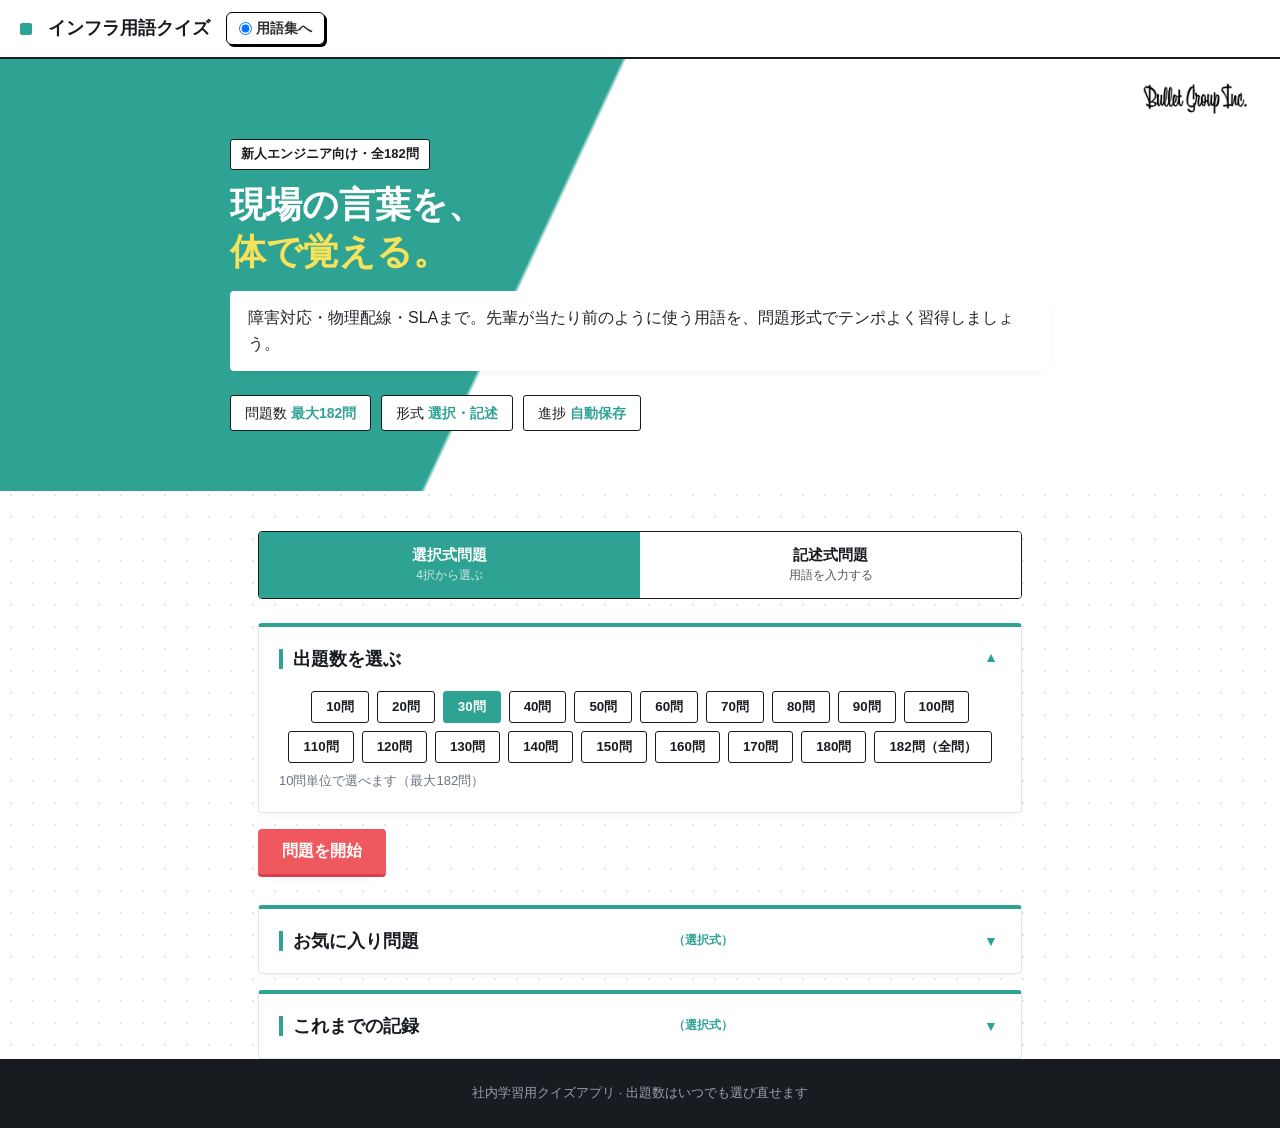
<file: index.html>
<!DOCTYPE html>
<html lang="ja">
<head>
<meta charset="UTF-8">
<meta name="viewport" content="width=device-width, initial-scale=1.0, viewport-fit=cover">
<title>インフラ用語クイズ | 新人エンジニア向け</title>
<link rel="stylesheet" href="css/index-style.css">
</head>
<body>
 
<nav class="nav">
  <div class="nav-brand" id="navBrand"><span class="nav-mark"></span>インフラ用語クイズ
  
  <!-- 用語集への切り替えラジオボタン -->
   <form class="nav-mode-switch">
     <label class="rounded-btn">
      <input type="radio" name="mode" value="word.html" checked onclick="navigate(this)">用語集へ
     </label>
    </form>
  </div>

  <div class="nav-stat" id="navStat"></div>
</nav>
 
<!-- ============ START SCREEN ============ -->
<section class="screen active" id="screen-start">
  <div class="hero">
    <img class="hero-image" src="title.png" alt="画像を挿入">
    <span class="eyebrow">新人エンジニア向け・全182問</span>
    <h1>現場の言葉を、<br><span>体で覚える。</span></h1>
    <p>障害対応・物理配線・SLAまで。先輩が当たり前のように使う用語を、問題形式でテンポよく習得しましょう。</p>
 
    <div class="spec-row">
      <div class="spec-chip">問題数 <b>最大182問</b></div>
      <div class="spec-chip">形式 <b>選択・記述</b></div>
      <div class="spec-chip">進捗 <b>自動保存</b></div>
    </div>
  </div>
 
  <div class="wrap">
    <!-- 出題形式の切り替え -->
    <div class="mode-toggle" id="modeToggle">
      <button type="button" class="mode-toggle-btn active" id="btnModeChoice" data-mode="choice">
        選択式問題<span class="mt-sub">4択から選ぶ</span>
      </button>
      <button type="button" class="mode-toggle-btn-2" id="btnModeFill" data-mode="fill">
        記述式問題<span class="mt-sub">用語を入力する</span>
      </button>
    </div>
 
    <!-- 再開ボタン (途中データがある場合のみ表示) -->
    <div class="cta-row" id="resumeArea" style="display:none; margin-bottom:28px;">
      <button class="btn btn-resume" id="btnResume">前回の続きから再開する</button>
    </div>
 
    <!-- アコーディオン：出題数を選ぶ -->
    <div class="accordion-item open" id="accCount">
      <button type="button" class="accordion-header" data-target="accCount">
        出題数を選ぶ
        <span class="accordion-chevron">▼</span>
      </button>
      <div class="accordion-body">
        <div class="accordion-body-inner">
          <div class="count-chips" id="countChips"></div>
          <p class="count-hint">10問単位で選べます（最大182問）</p>
        </div>
      </div>
    </div>
 
    <div class="cta-row" style="margin-bottom:28px;">
      <button class="btn btn-primary" id="btnStart">問題を開始</button>
      <button class="btn btn-secondary" id="btnReviewWeak" style="display:none;">苦手だけ復習する</button>
    </div>
 
    <!-- アコーディオン：お気に入り確認 -->
    <div class="accordion-item" id="accFav">
      <button type="button" class="accordion-header" data-target="accFav">
        お気に入り問題<span id="favModeLabel" class="accordion-mode-label"></span>
        <span class="accordion-chevron">▼</span>
      </button>
      <div class="accordion-body">
        <div class="accordion-body-inner">
          <div class="cta-row" style="margin-bottom:12px;">
            <button class="btn btn-ghost small" id="btnOpenFavList">一覧を見る</button>
          </div>
          <div class="fav-preview-list" id="favPreviewList">
            <!-- JSで挿入 -->
          </div>
        </div>
      </div>
    </div>
 
    <!-- アコーディオン：これまでの記録 -->
    <div class="accordion-item" id="accStats">
      <button type="button" class="accordion-header" data-target="accStats">
        これまでの記録<span id="statsModeLabel" class="accordion-mode-label"></span>
        <span class="accordion-chevron">▼</span>
      </button>
      <div class="accordion-body">
        <div class="accordion-body-inner" id="statsPanel" style="display:none;">
          <div class="panel-grid">
            <div class="panel-stat"><b id="statAttempts">0</b><span>挑戦回数</span></div>
            <div class="panel-stat"><b id="statBest">0%</b><span>最高正答率</span></div>
            <div class="panel-stat"><b id="statLast">0%</b><span>前回の正答率</span></div>
          </div>
          <div class="history-list" id="historyList"></div>
        </div>
        <div class="accordion-body-inner" id="statsEmpty" style="padding-top:0;">
          <p class="count-hint">まだ記録がありません。問題を解くとここに表示されます。</p>
        </div>
      </div>
    </div>
  </div>
</section>
 
<!-- ============ QUIZ SCREEN ============ -->
<section class="screen" id="screen-quiz">
  <div class="wrap quiz-shell">
    <div class="quiz-topbar">
      <button class="btn btn-ghost small" id="btnHomeFromQuiz">← ホームに戻る</button>
    </div>
 
    <div class="progress-track"><div class="progress-fill" id="progressFill"></div></div>
    <div class="quiz-meta">
      <span>問題 <span class="count" id="qCount">1</span> / <span id="qTotal">120</span></span>
      <span class="cat-badge" id="qCategory">分類</span>
    </div>
 
    <div class="qtype-label" id="qTypeLabel">この用語の意味として正しいものは?</div>
    <div class="question-card">
      <p id="qPrompt">用語がここに入ります</p>
      <button class="btn-fav-toggle" id="btnFavToggle" title="お気に入り登録">☆</button>
    </div>
 
    <div class="choices" id="choices"></div>
 
    <div class="answer-panel" id="answerPanel">
      <div class="ap-label">解答・解説</div>
      <div class="ap-term" id="apTerm"></div>
      <div class="ap-meaning" id="apMeaning"></div>
      <div class="ap-beginner" id="apBeginner"></div>
      <div class="ap-options-label" style="margin-top:16px; font-weight:600;">選択肢ごとの解説</div>
      <div class="ap-options" id="apOptions"></div>
    </div>
 
    <div class="quiz-footer">
      <button type="button" class="btn btn-answer-toggle" id="btnShowAnswer">回答・解説</button>
      <button class="btn btn-primary" id="btnNext" disabled>次の問題へ</button>
    </div>
  </div>
</section>
 
<!-- ============ FILL-IN QUIZ SCREEN (記述式穴埋め問題) ============ -->
<section class="screen" id="screen-quiz-fill">
  <div class="wrap quiz-shell">
    <div class="quiz-topbar">
      <button class="btn btn-ghost small" id="btnHomeFromFillQuiz">← ホームに戻る</button>
    </div>
 
    <div class="progress-track"><div class="progress-fill" id="fProgressFill"></div></div>
    <div class="quiz-meta">
      <span>問題 <span class="count" id="fQCount">1</span> / <span id="fQTotal">120</span></span>
      <span class="cat-badge" id="fQCategory">分類</span>
    </div>
 
    <div class="qtype-label">この説明にあてはまる用語を入力してください</div>
    <div class="question-card">
      <p id="fQPrompt">説明文がここに入ります</p>
      <button class="btn-fav-toggle" id="fBtnFavToggle" title="お気に入り登録">☆</button>
    </div>
 
    <div class="fill-input-wrap">
      <input type="text" class="fill-input" id="fillInput" placeholder="用語をひらがな・カタカナ・英字などで入力" autocomplete="off">
      <div class="fill-feedback" id="fillFeedback" style="display:none;"></div>
    </div>
 
    <div class="usage-note" id="usageNoteBlock">
      <div class="un-label">💡 どんな場面で使う？</div>
      <div id="fUsageNote"></div>
    </div>
 
    <div class="answer-panel" id="fAnswerPanel">
      <div class="ap-label">解答・解説</div>
      <div class="ap-term" id="fApTerm"></div>
      <div class="ap-meaning" id="fApMeaning"></div>
      <div class="ap-beginner" id="fApBeginner"></div>
    </div>
 
    <div class="quiz-footer">
      <button type="button" class="btn btn-answer-toggle" id="fBtnShowAnswer">回答・解説</button>
      <button class="btn btn-primary" id="fBtnNext" disabled>次の問題へ</button>
    </div>
  </div>
</section>
 
<!-- ============ RESULT SCREEN ============ -->
<section class="screen" id="screen-result">
  <div class="result-hero">
    <div class="score-ring" id="scoreRing">
      <div class="pct" id="scorePct">0%</div>
      <div class="sub" id="scoreFrac">0 / 0</div>
    </div>
    <h2 class="result-headline" id="resultHeadline">お疲れさまでした</h2>
    <p class="result-sub" id="resultSub"></p>
  </div>
 
  <div class="wrap">
    <div class="cat-breakdown" id="catBreakdown"></div>
 
    <div class="review-section">
      <h3>解答結果一覧</h3>
      <div id="reviewList"></div>
    </div>
 
    <div class="result-actions">
      <button class="btn btn-primary" id="btnRetryWrong">間違えた問題だけ再挑戦</button>
      <button class="btn btn-secondary" id="btnRetryAll">最初からもう一度</button>
      <button class="btn btn-ghost" id="btnHome">トップに戻る</button>
    </div>
  </div>
</section>
 
<!-- ============ FAVORITES LIST SCREEN ============ -->
<section class="screen" id="screen-favorites">
  <div class="result-hero" style="padding-bottom:20px;">
    <h2 class="result-headline">お気に入り問題一覧</h2>
    <p class="result-sub">登録した問題をいつでも復習できます</p>
  </div>
 
  <div class="wrap">
    <div class="fav-list-container" id="favFullList">
      <!-- JSで挿入 -->
    </div>
    <div class="result-actions">
      <button class="btn btn-ghost" id="btnFavBackHome">トップに戻る</button>
    </div>
  </div>
</section>
 
<!-- ============ HISTORY DETAIL SCREEN ============ -->
<section class="screen" id="screen-history-detail">
  <div class="result-hero">
    <div class="score-ring" id="hdScoreRing">
      <div class="pct" id="hdScorePct">0%</div>
      <div class="sub" id="hdScoreFrac">0 / 0</div>
    </div>
    <h2 class="result-headline" id="hdDate"></h2>
  </div>
 
  <div class="wrap">
    <div class="cat-breakdown" id="hdCatBreakdown"></div>
 
    <div class="review-section">
      <h3>解答結果一覧</h3>
      <div id="hdReviewList"></div>
    </div>
 
    <div class="result-actions">
      <button class="btn btn-ghost" id="btnHistoryBack">トップに戻る</button>
    </div>
  </div>
</section> 
 
<footer>社内学習用クイズアプリ &middot; 出題数はいつでも選び直せます</footer>
 
<script>
const ALL_QUESTIONS_P1 = [{"id": 1, "type": "term2meaning", "category": "障害・品質", "term": "瞬断（しゅんだん）", "meaning": "数ミリ秒〜数秒だけ、一瞬だけ通信が途切れて、すぐ自動復旧する現象。", "beginner": "人間は気づかないレベルの一瞬の途切れ。でもせっかちなサーバーやアプリがエラーを吐く原因になる。", "prompt": "瞬断（しゅんだん）", "choices": ["数ミリ秒〜数秒だけ、一瞬だけ通信が途切れて、すぐ自動復旧する現象。", "ルーター同士が情報を交換し、「こっちの道は混んでる」「こっちが近道だ」と自動でルートを計算する設定。", "スイッチのFDB（MACアドレステーブル）をクリアして、学習内容を初期化すること。", "システムログ。機器やサーバが出力する動作記録。障害解析の重要な手がかり。"], "answerIndex": 0, "hasUsage": false, "altAnswers": [], "optionDetails": [{"term": "瞬断（しゅんだん）", "meaning": "数ミリ秒〜数秒だけ、一瞬だけ通信が途切れて、すぐ自動復旧する現象。", "beginner": "人間は気づかないレベルの一瞬の途切れ。でもせっかちなサーバーやアプリがエラーを吐く原因になる。"}, {"term": "ダイナミックルーティング", "meaning": "ルーター同士が情報を交換し、「こっちの道は混んでる」「こっちが近道だ」と自動でルートを計算する設定。", "beginner": "渋滞情報をリアルタイムでキャッチして、自動で最適な回り道を案内してくれる「最新の賢いカーナビ」。"}, {"term": "Flush", "meaning": "スイッチのFDB（MACアドレステーブル）をクリアして、学習内容を初期化すること。", "beginner": "スイッチが保持しているMACアドレスの学習情報をすべて削除し、受信フレームをもとに接続先を再学習させる動作。"}, {"term": "syslog", "meaning": "システムログ。機器やサーバが出力する動作記録。障害解析の重要な手がかり。", "beginner": "機器の「日記」。いつ何が起きたかを記録している。障害時はまずこれを確認。"}]}, {"id": 2, "type": "meaning2term", "category": "障害・品質", "term": "パケロス", "meaning": "データ（パケット）の一部が途中で行方不明になり相手に届かないこと。", "beginner": "郵便で10通手紙を送ったのに1通だけ紛失した状態。ネットが重い、動画がカクつく原因。", "prompt": "データ（パケット）の一部が途中で行方不明になり相手に届かないこと。", "choices": ["EOS", "エスカレーション", "レイヤ", "パケロス"], "answerIndex": 3, "hasUsage": true, "altAnswers": [], "optionDetails": [{"term": "EOS", "meaning": "End of Salesの略。メーカーがその製品の販売を終了すること。買いたくてももう買えない。", "beginner": "「この型のテレビは生産終了で、もう在庫限りです」という状態。"}, {"term": "エスカレーション", "meaning": "自分の手に負えない障害が起きたとき、上の先輩や上司、専門チームに「助けてください！」と報告すること。", "beginner": "「これ以上は自分じゃ無理です！班長、お願いします！」と速やかにバトンを上に繋ぐ、超重要な危機管理行動。"}, {"term": "レイヤ", "meaning": "ネットワークの階層構造。OSI参照モデルで7層、TCP/IPモデルで4層に分かれる。", "beginner": "通信を「階層」に分けて整理したもの。L1が物理層、L7がアプリケーション層。"}, {"term": "パケロス", "meaning": "データ（パケット）の一部が途中で行方不明になり相手に届かないこと。", "beginner": "郵便で10通手紙を送ったのに1通だけ紛失した状態。ネットが重い、動画がカクつく原因。"}]}, {"id": 3, "type": "term2meaning", "category": "障害・品質", "term": "輻輳（ふくそう）", "meaning": "アクセスが集中しすぎて、回線や機器がパンク（大渋滞）している状態。", "beginner": "「あけおめLINE」や「人気ライブのチケット争奪戦」でネットが繋がらなくなる状態。", "prompt": "輻輳（ふくそう）", "choices": ["携帯電話の電波を送受信するアンテナ設備とその周辺機器一式。鉄塔やビル屋上にある。", "電気の流れる量。アンペア（A）で表す。", "アクセスが集中しすぎて、回線や機器がパンク（大渋滞）している状態。", "システムが「壊れることなく、いつでも使える状態を維持できている度合い」。"], "answerIndex": 2, "hasUsage": false, "altAnswers": [], "optionDetails": [{"term": "基地局", "meaning": "携帯電話の電波を送受信するアンテナ設備とその周辺機器一式。鉄塔やビル屋上にある。", "beginner": "スマホの電波をキャッチして繋いでくれる「携帯の中継所」。身近なインフラ設備。"}, {"term": "電流", "meaning": "電気の流れる量。アンペア（A）で表す。", "beginner": "通信機器を動作させるために電源から供給される電気の流れ。"}, {"term": "輻輳（ふくそう）", "meaning": "アクセスが集中しすぎて、回線や機器がパンク（大渋滞）している状態。", "beginner": "「あけおめLINE」や「人気ライブのチケット争奪戦」でネットが繋がらなくなる状態。"}, {"term": "可用性 / アベイラビリティ", "meaning": "システムが「壊れることなく、いつでも使える状態を維持できている度合い」。", "beginner": "「いつでも頼りになって、絶対にドタキャンしない度合い」。インフラエンジニアが最も追い求める指標。"}]}, {"id": 4, "type": "meaning2term", "category": "障害・品質", "term": "ジッタ", "meaning": "通信が届く時間の間隔が一定にならず、バラバラに揺らいで遅れて届くこと。", "beginner": "一定テンポのデータが不規則になること。Web会議で声がロボットみたいにガビガビになる原因。", "prompt": "通信が届く時間の間隔が一定にならず、バラバラに揺らいで遅れて届くこと。", "choices": ["ラッキング", "セル", "ダウンタイム", "ジッタ"], "answerIndex": 3, "hasUsage": true, "altAnswers": [], "optionDetails": [{"term": "ラッキング", "meaning": "19インチラックという専用の棚に、重いサーバーやルーターをネジで固定して設置する作業。", "beginner": "インフラエンジニアの基礎体力が試される、物理的な機器組み立て・設置労働。"}, {"term": "セル", "meaning": "基地局がカバーする電波のエリア（範囲）のこと。1つの基地局で複数セルを持つことも。", "beginner": "携帯の電波が届く「部屋」のようなもの。移動すると隣のセルにハンドオーバーする。"}, {"term": "ダウンタイム", "meaning": "障害などでシステムが「完全に停止していた時間」のこと。秒単位や分単位で計測される。", "beginner": "システムが気絶して倒れていた時間。これが長いほどSLA違反のペナルティが重くなる。"}, {"term": "ジッタ", "meaning": "通信が届く時間の間隔が一定にならず、バラバラに揺らいで遅れて届くこと。", "beginner": "一定テンポのデータが不規則になること。Web会議で声がロボットみたいにガビガビになる原因。"}]}, {"id": 5, "type": "term2meaning", "category": "障害・品質", "term": "ディレイ / レイテンシ", "meaning": "データが送信されてから相手に届くまでの「遅延時間」のこと。", "beginner": "データの「往復にかかる時間」。これが短いほどサクサク動く。", "prompt": "ディレイ / レイテンシ", "choices": ["データが送信されてから相手に届くまでの「遅延時間」のこと。", "エンドユーザーの端末（PC等）を接続するためのスイッチのポート。", "ベストエフォートの真逆。高額な代わりに「あなた専用の車線を絶対にキープします」という企業向け契約。", "ネットワークの階層構造。OSI参照モデルで7層、TCP/IPモデルで4層に分かれる。"], "answerIndex": 0, "hasUsage": false, "altAnswers": [], "optionDetails": [{"term": "ディレイ / レイテンシ", "meaning": "データが送信されてから相手に届くまでの「遅延時間」のこと。", "beginner": "データの「往復にかかる時間」。これが短いほどサクサク動く。"}, {"term": "アクセスポート", "meaning": "エンドユーザーの端末（PC等）を接続するためのスイッチのポート。", "beginner": "社員のパソコンを繋ぐ「一般用の差込口」。VLANが設定されていることが多い。"}, {"term": "帯域保証（たいいきほしょう）", "meaning": "ベストエフォートの真逆。高額な代わりに「あなた専用の車線を絶対にキープします」という企業向け契約。", "beginner": "他の車がどんなに大渋滞していても、自分だけが走れる「完全専用の高速レーン」を買い取る贅沢。"}, {"term": "レイヤ", "meaning": "ネットワークの階層構造。OSI参照モデルで7層、TCP/IPモデルで4層に分かれる。", "beginner": "通信を「階層」に分けて整理したもの。L1が物理層、L7がアプリケーション層。"}]}, {"id": 6, "type": "meaning2term", "category": "障害・品質", "term": "サイレント障害", "meaning": "監視ツール上はエラーが出ていないのに、なぜかユーザー側でサービスが使えない恐怖の障害。", "beginner": "「健康診断はオールA（正常）なのに、本人は体調不良で倒れている」ような状態。気付きにくく厄介。", "prompt": "監視ツール上はエラーが出ていないのに、なぜかユーザー側でサービスが使えない恐怖の障害。", "choices": ["疑似リンクダウン", "サイレント障害", "ステージング環境", "ワークアラウンド"], "answerIndex": 1, "hasUsage": true, "altAnswers": [], "optionDetails": [{"term": "疑似リンクダウン", "meaning": "障害検知時に、上位や対向機器に障害を伝えるため意図的にリンクを落とす機能。", "beginner": "装置A-装置Bが接続された状態で、例えば装置Aで障害を検知した際に装置Bへ障害を通知するため意図的にリンクダウンを発生させる機能。正常にLINDOWNができない状態でも疑似リンクダウンを発生する機能を持つ装置もある。"}, {"term": "サイレント障害", "meaning": "監視ツール上はエラーが出ていないのに、なぜかユーザー側でサービスが使えない恐怖の障害。", "beginner": "「健康診断はオールA（正常）なのに、本人は体調不良で倒れている」ような状態。気付きにくく厄介。"}, {"term": "ステージング環境", "meaning": "本番と全く同じ構成で作られた、最終テスト用の検証環境。", "beginner": "「本番の舞台（本番環境）」で大失敗しないために、裏に作られた「原寸大の超リアルな練習舞台」。"}, {"term": "ワークアラウンド", "meaning": "根本解決ではないが、とりあえずシステムを動かし続けるための「暫定対処（応急処置）」。", "beginner": "配管から水漏れしたとき、元栓を直すのではなく、とりあえず「テープをグルグル巻きにして凌ぐ」技。"}]}, {"id": 7, "type": "term2meaning", "category": "障害・品質", "term": "片通（かたづう）", "meaning": "行き（リクエスト）は繋がるが、帰り（レスポンス）の通信が戻ってこない現象。", "beginner": "「声は聞こえるのに、こちらの声が相手に届かない」状態。ファイアウォールの設定ミスで多発。", "prompt": "片通（かたづう）", "choices": ["Signal Detectの略。受信側で有効な光信号を検出している状態を示す。リンクアップの判断材料として使用される。相手の信号は見えている状態。", "Domain Name Systemの略。ドメイン名（google.com等）をIPアドレスに変換する仕組み。", "システムが1年のうち、どれだけ「正常に動き続けていたか」の割合。99.99%（フォーナイン）等と表す。", "行き（リクエスト）は繋がるが、帰り（レスポンス）の通信が戻ってこない現象。"], "answerIndex": 3, "hasUsage": false, "altAnswers": [], "optionDetails": [{"term": "SD", "meaning": "Signal Detectの略。受信側で有効な光信号を検出している状態を示す。リンクアップの判断材料として使用される。相手の信号は見えている状態。", "beginner": "対向装置からの光信号を正常に受信できていることを示すステータス。"}, {"term": "DNS", "meaning": "Domain Name Systemの略。ドメイン名（google.com等）をIPアドレスに変換する仕組み。", "beginner": "「〇〇さんの家どこ？」と聞くと住所を教えてくれる電話帳サービス。これが止まるとネットが使えなくなる。"}, {"term": "稼働率（かどうりつ）", "meaning": "システムが1年のうち、どれだけ「正常に動き続けていたか」の割合。99.99%（フォーナイン）等と表す。", "beginner": "1年間のうち、病気で寝込まずに元気に学校（仕事）に行けた日数の割合のようなもの。"}, {"term": "片通（かたづう）", "meaning": "行き（リクエスト）は繋がるが、帰り（レスポンス）の通信が戻ってこない現象。", "beginner": "「声は聞こえるのに、こちらの声が相手に届かない」状態。ファイアウォールの設定ミスで多発。"}]}, {"id": 8, "type": "meaning2term", "category": "障害・品質", "term": "ループ", "meaning": "ネットワーク内でデータが無限にぐるぐる回り続け、帯域を食いつぶしてパンクさせる事故。", "beginner": "行き止まりのない円形交差点で車が無限に増え続け、街全体が渋滞で動かなくなる状態。", "prompt": "ネットワーク内でデータが無限にぐるぐる回り続け、帯域を食いつぶしてパンクさせる事故。", "choices": ["ループ", "ダウンリンク", "Revertive Time", "帯域保証（たいいきほしょう）"], "answerIndex": 0, "hasUsage": true, "altAnswers": [], "optionDetails": [{"term": "ループ", "meaning": "ネットワーク内でデータが無限にぐるぐる回り続け、帯域を食いつぶしてパンクさせる事故。", "beginner": "行き止まりのない円形交差点で車が無限に増え続け、街全体が渋滞で動かなくなる状態。"}, {"term": "ダウンリンク", "meaning": "ネットワークにおいて、下位（エンドユーザー側）へ向かう方向の通信。", "beginner": "本流から支流へ、東京から地方へ向かう「下り」の通信方向。"}, {"term": "Revertive Time", "meaning": "障害復旧後、元の系統（Active）に自動で戻るまでの待機時間。", "beginner": "通信が予備回線へ切り替わった後、主回線の復旧を検知しても即座には戻さず、『本当に安定したか』を確認してから主回線へ戻す仕組み。早すぎると不安定になる。"}, {"term": "帯域保証（たいいきほしょう）", "meaning": "ベストエフォートの真逆。高額な代わりに「あなた専用の車線を絶対にキープします」という企業向け契約。", "beginner": "他の車がどんなに大渋滞していても、自分だけが走れる「完全専用の高速レーン」を買い取る贅沢。"}]}, {"id": 9, "type": "term2meaning", "category": "障害・品質", "term": "ブロードキャストストーム", "meaning": "ループなどが原因で、嵐（ストーム）のようにデータが溢れかえりネットワーク全体が停止すること。", "beginner": "全員が同時に大声で叫びすぎて、誰も他人の話を聞き取れなくなる大混乱状態。", "prompt": "ブロードキャストストーム", "choices": ["平均故障間隔。システムが「一度直ってから、次に壊れるまでどれくらい長持ちしたか」の平均値。", "データが送信されてから相手に届くまでの「遅延時間」のこと。", "ループなどが原因で、嵐（ストーム）のようにデータが溢れかえりネットワーク全体が停止すること。", "機器やシステムを新しいものに入れ替える作業。または通信経路を別のルートに変えること。"], "answerIndex": 2, "hasUsage": false, "altAnswers": [], "optionDetails": [{"term": "MTBF", "meaning": "平均故障間隔。システムが「一度直ってから、次に壊れるまでどれくらい長持ちしたか」の平均値。", "beginner": "「一度風邪が治ってから、次の風邪をひくまでに健康でいられた期間」。長いほど健康で頑丈なシステム。"}, {"term": "ディレイ / レイテンシ", "meaning": "データが送信されてから相手に届くまでの「遅延時間」のこと。", "beginner": "データの「往復にかかる時間」。これが短いほどサクサク動く。"}, {"term": "ブロードキャストストーム", "meaning": "ループなどが原因で、嵐（ストーム）のようにデータが溢れかえりネットワーク全体が停止すること。", "beginner": "全員が同時に大声で叫びすぎて、誰も他人の話を聞き取れなくなる大混乱状態。"}, {"term": "切り替え", "meaning": "機器やシステムを新しいものに入れ替える作業。または通信経路を別のルートに変えること。", "beginner": "古いエアコンを新品に交換したり、渋滞を避けて別の道を通るような作業。"}]}, {"id": 10, "type": "meaning2term", "category": "障害・品質", "term": "死活監視（しかつかんし）", "meaning": "対象のサーバーやネットワーク機器が「生きてるか死んでるか」を24時間体制で見守ること。", "beginner": "定期的に「生きてる？」と声をかけ（Ping送信）、返事があるか確認する基本の看病。", "prompt": "対象のサーバーやネットワーク機器が「生きてるか死んでるか」を24時間体制で見守ること。", "choices": ["diff", "死活監視（しかつかんし）", "電流", "アクスタ（Active-Standby）"], "answerIndex": 1, "hasUsage": true, "altAnswers": [], "optionDetails": [{"term": "diff", "meaning": "difference（差分）の略。設定ファイルなどの変更前後の違いを比較・表示すること。", "beginner": "「どこが変わった？」を一発で見つける差分チェック。設定ミス防止の必須作業。"}, {"term": "死活監視（しかつかんし）", "meaning": "対象のサーバーやネットワーク機器が「生きてるか死んでるか」を24時間体制で見守ること。", "beginner": "定期的に「生きてる？」と声をかけ（Ping送信）、返事があるか確認する基本の看病。"}, {"term": "電流", "meaning": "電気の流れる量。アンペア（A）で表す。", "beginner": "通信機器を動作させるために電源から供給される電気の流れ。"}, {"term": "アクスタ（Active-Standby）", "meaning": "1台が本番用（Active）として働き、もう1台はもしもの時のために待機（Standby）している構成。", "beginner": "主役がステージで踊り、舞台袖で完璧に準備したバックアップ（補欠）がいつでも出番を待っている状態。"}]}, {"id": 11, "type": "term2meaning", "category": "障害・品質", "term": "パケ詰まり", "meaning": "電波は満本（アンテナ最大）立っているのに、データが全く流れてこない状態。", "beginner": "道路はピカピカなのに、先の料金所が詰まっていて車が1ミリも進まない状態。", "prompt": "パケ詰まり", "choices": ["電波は満本（アンテナ最大）立っているのに、データが全く流れてこない状態。", "実際にデータの送受信を行うインターフェースカード（基板）。ポートが並んでいる部分。", "システムが正常に使えなくなっている（またはその原因となる）困った事態・イベント。", "システムが1年のうち、どれだけ「正常に動き続けていたか」の割合。99.99%（フォーナイン）等と表す。"], "answerIndex": 0, "hasUsage": false, "altAnswers": [], "optionDetails": [{"term": "パケ詰まり", "meaning": "電波は満本（アンテナ最大）立っているのに、データが全く流れてこない状態。", "beginner": "道路はピカピカなのに、先の料金所が詰まっていて車が1ミリも進まない状態。"}, {"term": "ラインカード（Linecard）", "meaning": "実際にデータの送受信を行うインターフェースカード（基板）。ポートが並んでいる部分。", "beginner": "機器の「手足」。LANケーブルや光ファイバを挿すポートがズラッと並んでいるカード。"}, {"term": "インシデント", "meaning": "システムが正常に使えなくなっている（またはその原因となる）困った事態・イベント。", "beginner": "「事故の一歩手前」や「実際に起きているトラブル」。これを解決することが運用保守の仕事。"}, {"term": "稼働率（かどうりつ）", "meaning": "システムが1年のうち、どれだけ「正常に動き続けていたか」の割合。99.99%（フォーナイン）等と表す。", "beginner": "1年間のうち、病気で寝込まずに元気に学校（仕事）に行けた日数の割合のようなもの。"}]}, {"id": 12, "type": "meaning2term", "category": "障害・品質", "term": "バースト", "meaning": "突発的に通信量（トラフィック）が跳ね上がること。", "beginner": "「アクセスが急激に集中して、さっき一瞬回線がバーストしました」のように使う。", "prompt": "突発的に通信量（トラフィック）が跳ね上がること。", "choices": ["EOS", "バースト", "ホットスタンバイ", "Cat5e"], "answerIndex": 1, "hasUsage": true, "altAnswers": [], "optionDetails": [{"term": "EOS", "meaning": "End of Salesの略。メーカーがその製品の販売を終了すること。買いたくてももう買えない。", "beginner": "「この型のテレビは生産終了で、もう在庫限りです」という状態。"}, {"term": "バースト", "meaning": "突発的に通信量（トラフィック）が跳ね上がること。", "beginner": "「アクセスが急激に集中して、さっき一瞬回線がバーストしました」のように使う。"}, {"term": "ホットスタンバイ", "meaning": "予備機の電源を入れた状態で待機させる構成。すぐ切り替えられるが電気代がかかる。", "beginner": "控え選手がウォーミングアップ済みで待機。即座に交代できるが、その分コストがかかる。"}, {"term": "Cat5e", "meaning": "Ethernet通信用のLANケーブル規格の一つ。1Gbps通信に対応。", "beginner": "スイッチとPCやルーターを接続するための標準的なLANケーブル。"}]}, {"id": 13, "type": "term2meaning", "category": "障害・品質", "term": "フラッピング", "meaning": "ポートが、高速で「UP（接続）」と「DOWN（切断）」をガチガチと繰り返す異常状態。", "beginner": "LANケーブルの接触不良などで、一秒間に何度も抜き差しされているようなパニック状態。", "prompt": "フラッピング", "choices": ["製品やサービスがメーカーから顧客に届くまでの取引経路・流通ルートのこと。誰が誰に売るかの関係性。", "通信の始まりから終わりまでの「一連の会話の繋がり・状態」のこと。", "ポートが、高速で「UP（接続）」と「DOWN（切断）」をガチガチと繰り返す異常状態。", "通信機器や光モジュールがデータや光信号を送信する側（送信系統）。"], "answerIndex": 2, "hasUsage": false, "altAnswers": [], "optionDetails": [{"term": "商流", "meaning": "製品やサービスがメーカーから顧客に届くまでの取引経路・流通ルートのこと。誰が誰に売るかの関係性。", "beginner": "「A社→代理店B社→顧客C社」のような、お金やサービスが流れる「商売の流れ・ルート」。契約や請求の窓口がどこになるかを示す。"}, {"term": "セッション", "meaning": "通信の始まりから終わりまでの「一連の会話の繋がり・状態」のこと。", "beginner": "電話をかけてから、お互い「もしもし」「バイバイ」で受話器を置くまでの「通話状態（つながり）」。"}, {"term": "フラッピング", "meaning": "ポートが、高速で「UP（接続）」と「DOWN（切断）」をガチガチと繰り返す異常状態。", "beginner": "LANケーブルの接触不良などで、一秒間に何度も抜き差しされているようなパニック状態。"}, {"term": "TX", "meaning": "TX（Transmit）　通信機器や光モジュールがデータや光信号を送信する側（送信系統）。", "beginner": "スイッチやルーターが対向装置へデータを送り出す出口。光通信では送信用の光を出力するポート\n[Switch A] TX ──────> RX [Switch B]\n[Switch A] RX <────── TX [Switch B]"}]}, {"id": 14, "type": "meaning2term", "category": "障害・品質", "term": "パケ代 / 通信費枯渇", "meaning": "検証環境などで従量課金やデータ転送の設定をミスり、クラウドの請求が爆発すること。", "beginner": "インフラの検証で動画データをループさせ、数日で数十万円の請求が来て青ざめるアレ。", "prompt": "検証環境などで従量課金やデータ転送の設定をミスり、クラウドの請求が爆発すること。", "choices": ["TX", "コロケーション", "パケ代 / 通信費枯渇", "syslog"], "answerIndex": 2, "hasUsage": true, "altAnswers": [], "optionDetails": [{"term": "TX", "meaning": "TX（Transmit）　通信機器や光モジュールがデータや光信号を送信する側（送信系統）。", "beginner": "スイッチやルーターが対向装置へデータを送り出す出口。光通信では送信用の光を出力するポート\n[Switch A] TX ──────> RX [Switch B]\n[Switch A] RX <────── TX [Switch B]"}, {"term": "コロケーション", "meaning": "データセンターや局舎のスペースを借りて、自社の通信機器を置かせてもらうこと。", "beginner": "シェアハウスの1部屋を借りて、自分の特等席（ラック）を作らせてもらうイメージ。"}, {"term": "パケ代 / 通信費枯渇", "meaning": "検証環境などで従量課金やデータ転送の設定をミスり、クラウドの請求が爆発すること。", "beginner": "インフラの検証で動画データをループさせ、数日で数十万円の請求が来て青ざめるアレ。"}, {"term": "syslog", "meaning": "システムログ。機器やサーバが出力する動作記録。障害解析の重要な手がかり。", "beginner": "機器の「日記」。いつ何が起きたかを記録している。障害時はまずこれを確認。"}]}, {"id": 15, "type": "term2meaning", "category": "物理・配線", "term": "局舎（きょくしゃ）", "meaning": "キャリア（NTT等）の通信機器や光ファイバがギッシリ詰まった専用の建物。", "beginner": "街中にある「データの超大型乗り換え駅・コントロールセンター」。", "prompt": "局舎（きょくしゃ）", "choices": ["インターネット上の事業者が提供するサーバやサービスを利用する形態。AWS、Azure等。", "キャリア（NTT等）の通信機器や光ファイバがギッシリ詰まった専用の建物。", "最寄りの基地局・局舎から、ユーザーの自宅（終端）までの最後の区間のこと。", "事故を起こした際、お客様向けに「原因、影響範囲、今後の対策」をまとめて提出する、最も胃が痛い書類。"], "answerIndex": 1, "hasUsage": false, "altAnswers": [], "optionDetails": [{"term": "クラウド", "meaning": "インターネット上の事業者が提供するサーバやサービスを利用する形態。AWS、Azure等。", "beginner": "他人の家（データセンター）にサーバを借りる方式。手軽だが、利用料がかかる。"}, {"term": "局舎（きょくしゃ）", "meaning": "キャリア（NTT等）の通信機器や光ファイバがギッシリ詰まった専用の建物。", "beginner": "街中にある「データの超大型乗り換え駅・コントロールセンター」。"}, {"term": "ラストワンマイル", "meaning": "最寄りの基地局・局舎から、ユーザーの自宅（終端）までの最後の区間のこと。", "beginner": "宅配便でいう「配送センターから、あなたのお家の玄関までの最後の配達路」。ここが一番コストがかかる。"}, {"term": "障害報告書（障報）", "meaning": "事故を起こした際、お客様向けに「原因、影響範囲、今後の対策」をまとめて提出する、最も胃が痛い書類。", "beginner": "「なぜ事故を起こしたか、どうやって反省し、どう再発防止するか」を論理的に説明する始末書・報告書。"}]}, {"id": 16, "type": "meaning2term", "category": "物理・配線", "term": "ダークファイバ", "meaning": "すでに地面や電柱に敷設されている光ファイバのうち、まだ使われておらず光が通っていない予備回線。", "beginner": "いつでも通れるように作ってある「開通前の誰も走っていない高速道路」。", "prompt": "すでに地面や電柱に敷設されている光ファイバのうち、まだ使われておらず光が通っていない予備回線。", "choices": ["SLO", "リトライ", "RCA", "ダークファイバ"], "answerIndex": 3, "hasUsage": true, "altAnswers": [], "optionDetails": [{"term": "SLO", "meaning": "サービス品質「目標」。SLA（約束）の一歩手前で、「社内的にこのレベルを目指そうぜ」と掲げる努力目標。", "beginner": "「本当は毎日7時起き（SLO）を目指してるけど、親との約束（SLA）は遅くとも8時起き」という社内目標。"}, {"term": "リトライ", "meaning": "通信やコマンドが失敗した際に、自動または手動で再度試行すること。", "beginner": "電話が繋がらなかった時に「もう一回かけ直す」こと。システムが自動でやってくれることも多い。"}, {"term": "RCA", "meaning": "根本原因分析。表面的なエラーだけでなく「なぜそのミスが起きたか、体制や手順に問題はないか」まで深掘りすること。", "beginner": "「コケた原因は石があったから」で終わらせず、「なぜそこに石があるのを見落としたか」を突き詰めること。"}, {"term": "ダークファイバ", "meaning": "すでに地面や電柱に敷設されている光ファイバのうち、まだ使われておらず光が通っていない予備回線。", "beginner": "いつでも通れるように作ってある「開通前の誰も走っていない高速道路」。"}]}, {"id": 17, "type": "term2meaning", "category": "物理・配線", "term": "ライトファイバ（点灯）", "meaning": "ダークファイバに対して、実際にレーザー光を通して通信が利用可能になっている回線。", "beginner": "「車が走り出し、開通した道路」。回線が開通することを「点灯した」と言う。", "prompt": "ライトファイバ（点灯）", "choices": ["携帯電話の電波を送受信するアンテナ設備とその周辺機器一式。鉄塔やビル屋上にある。", "オンプレミス（On-Premises）の略。自社でサーバやネットワーク機器を保有・運用する形態。", "冗長構成の一方の系統が故障・停止し、残る1系統のみでサービスを継続している警戒状態。残存系統に障害が発生するとサービス停止に直結する。", "ダークファイバに対して、実際にレーザー光を通して通信が利用可能になっている回線。"], "answerIndex": 3, "hasUsage": false, "altAnswers": [], "optionDetails": [{"term": "基地局", "meaning": "携帯電話の電波を送受信するアンテナ設備とその周辺機器一式。鉄塔やビル屋上にある。", "beginner": "スマホの電波をキャッチして繋いでくれる「携帯の中継所」。身近なインフラ設備。"}, {"term": "オンプレ", "meaning": "オンプレミス（On-Premises）の略。自社でサーバやネットワーク機器を保有・運用する形態。", "beginner": "自分の家（自社）にサーバを置く方式。クラウドの反対。管理は大変だが自由度が高い。"}, {"term": "ハザーダス状態", "meaning": "冗長構成の一方の系統が故障・停止し、残る1系統のみでサービスを継続している警戒状態。残存系統に障害が発生するとサービス停止に直結する。", "beginner": "主系または従系が故障しており、シングル状態で通信を継続している状態。現在は正常に通信できているが、残る系統が故障すると即サービス断となる。"}, {"term": "ライトファイバ（点灯）", "meaning": "ダークファイバに対して、実際にレーザー光を通して通信が利用可能になっている回線。", "beginner": "「車が走り出し、開通した道路」。回線が開通することを「点灯した」と言う。"}]}, {"id": 18, "type": "meaning2term", "category": "物理・配線", "term": "コロケーション", "meaning": "データセンターや局舎のスペースを借りて、自社の通信機器を置かせてもらうこと。", "beginner": "シェアハウスの1部屋を借りて、自分の特等席（ラック）を作らせてもらうイメージ。", "prompt": "データセンターや局舎のスペースを借りて、自社の通信機器を置かせてもらうこと。", "choices": ["msec", "リンクダウン", "コロケーション", "インシデント"], "answerIndex": 2, "hasUsage": true, "altAnswers": [], "optionDetails": [{"term": "msec", "meaning": "ミリ秒（millisecond）の略。1秒の1000分の1。通信の遅延や応答時間を測る単位。", "beginner": "「レイテンシ5msec」のように使う。人間には感じられないが、システムには大きな差。"}, {"term": "リンクダウン", "meaning": "ネットワーク機器のポートが物理的または論理的に切断され、通信不能になった状態。", "beginner": "LANケーブルが抜けた、または相手の機器が落ちた状態。ランプが消えて通信断。"}, {"term": "コロケーション", "meaning": "データセンターや局舎のスペースを借りて、自社の通信機器を置かせてもらうこと。", "beginner": "シェアハウスの1部屋を借りて、自分の特等席（ラック）を作らせてもらうイメージ。"}, {"term": "インシデント", "meaning": "システムが正常に使えなくなっている（またはその原因となる）困った事態・イベント。", "beginner": "「事故の一歩手前」や「実際に起きているトラブル」。これを解決することが運用保守の仕事。"}]}, {"id": 19, "type": "term2meaning", "category": "物理・配線", "term": "生ファイバ（なま）", "meaning": "回線業者の装置を通さず、純粋に光ファイバの芯線だけをダイレクトに直借りする贅沢な構成。", "beginner": "他人の車（業者装置）に乗るのではなく、自分専用の完全プライベート道路を借り切るイメージ。", "prompt": "生ファイバ（なま）", "choices": ["システムが「壊れることなく、いつでも使える状態を維持できている度合い」。", "サービス品質「目標」。SLA（約束）の一歩手前で、「社内的にこのレベルを目指そうぜ」と掲げる努力目標。", "Centralized RANの略。基地局の機能を集約して、中央のデータセンターに置く構成。", "回線業者の装置を通さず、純粋に光ファイバの芯線だけをダイレクトに直借りする贅沢な構成。"], "answerIndex": 3, "hasUsage": false, "altAnswers": [], "optionDetails": [{"term": "可用性 / アベイラビリティ", "meaning": "システムが「壊れることなく、いつでも使える状態を維持できている度合い」。", "beginner": "「いつでも頼りになって、絶対にドタキャンしない度合い」。インフラエンジニアが最も追い求める指標。"}, {"term": "SLO", "meaning": "サービス品質「目標」。SLA（約束）の一歩手前で、「社内的にこのレベルを目指そうぜ」と掲げる努力目標。", "beginner": "「本当は毎日7時起き（SLO）を目指してるけど、親との約束（SLA）は遅くとも8時起き」という社内目標。"}, {"term": "C-RAN", "meaning": "Centralized RANの略。基地局の機能を集約して、中央のデータセンターに置く構成。", "beginner": "各地の基地局の頭脳を、1ヶ所の司令部に集めて効率化する携帯ネットワークの構成。"}, {"term": "生ファイバ（なま）", "meaning": "回線業者の装置を通さず、純粋に光ファイバの芯線だけをダイレクトに直借りする贅沢な構成。", "beginner": "他人の車（業者装置）に乗るのではなく、自分専用の完全プライベート道路を借り切るイメージ。"}]}, {"id": 20, "type": "meaning2term", "category": "物理・配線", "term": "現調（げんちょう）", "meaning": "現地調査の略。データセンターや顧客の現場に直接行って、物理的な環境を確認すること。", "beginner": "「図面だけじゃ分からないから、メジャーを持って直接部屋のサイズや電源を見に行こう」という現場主義。", "prompt": "現地調査の略。データセンターや顧客の現場に直接行って、物理的な環境を確認すること。", "choices": ["現調（げんちょう）", "リカバリ", "ボトルネック", "inband ping"], "answerIndex": 0, "hasUsage": true, "altAnswers": [], "optionDetails": [{"term": "現調（げんちょう）", "meaning": "現地調査の略。データセンターや顧客の現場に直接行って、物理的な環境を確認すること。", "beginner": "「図面だけじゃ分からないから、メジャーを持って直接部屋のサイズや電源を見に行こう」という現場主義。"}, {"term": "リカバリ", "meaning": "障害やデータ損失から、バックアップ等を使ってシステムを復旧させること。", "beginner": "事故で壊れた車を修理工場で直すように、システムを元の状態に戻す作業。"}, {"term": "ボトルネック", "meaning": "ネットワーク全体の性能を\"一番低い部分が決めてしまう現象\"", "beginner": "ここが遅いせいで、他がどれだけ速くても全体が遅くなる場所。アプリの処理能力が遅かったり、細い帯域があることが原因になりえる。"}, {"term": "inband ping", "meaning": "機器の管理用ネットワーク（インバンド）経由で、対象機器に向けてPingを打つ疎通確認。", "beginner": "本線（データが流れる道）を使って「生きてる？」と確認する方法。"}]}, {"id": 21, "type": "term2meaning", "category": "物理・配線", "term": "ラッキング", "meaning": "19インチラックという専用の棚に、重いサーバーやルーターをネジで固定して設置する作業。", "beginner": "インフラエンジニアの基礎体力が試される、物理的な機器組み立て・設置労働。", "prompt": "ラッキング", "choices": ["19インチラックという専用の棚に、重いサーバーやルーターをネジで固定して設置する作業。", "夜間作業などのメンテナンスで、新しい設定や切替に失敗した際、「元の正常な状態に戻す」作業。", "主系・予備系の両方が正常に動作している状態。", "回線業者の装置を通さず、純粋に光ファイバの芯線だけをダイレクトに直借りする贅沢な構成。"], "answerIndex": 0, "hasUsage": false, "altAnswers": [], "optionDetails": [{"term": "ラッキング", "meaning": "19インチラックという専用の棚に、重いサーバーやルーターをネジで固定して設置する作業。", "beginner": "インフラエンジニアの基礎体力が試される、物理的な機器組み立て・設置労働。"}, {"term": "切り戻し（きりもどし）", "meaning": "夜間作業などのメンテナンスで、新しい設定や切替に失敗した際、「元の正常な状態に戻す」作業。", "beginner": "「ダメだ、新システムが繋がらない！タイムリミット（朝5時）までに元の状態に戻すぞ！」という冷や汗ものの作業。"}, {"term": "両系運用", "meaning": "主系・予備系の両方が正常に動作している状態。", "beginner": "冗長構成の2系統が正常稼働し、障害発生時も切替可能な状態。"}, {"term": "生ファイバ（なま）", "meaning": "回線業者の装置を通さず、純粋に光ファイバの芯線だけをダイレクトに直借りする贅沢な構成。", "beginner": "他人の車（業者装置）に乗るのではなく、自分専用の完全プライベート道路を借り切るイメージ。"}]}, {"id": 22, "type": "meaning2term", "category": "物理・配線", "term": "線密（せんみつ）/ 配線整理", "meaning": "ラックの裏側のLANケーブルや光ケーブルがスパゲティ状態にならないよう、綺麗に束ねて整理すること。", "beginner": "見た目が美しいラックはトラブルが起きない。几帳面さが試される芸術的作業。", "prompt": "ラックの裏側のLANケーブルや光ケーブルがスパゲティ状態にならないよう、綺麗に束ねて整理すること。", "choices": ["両系運用", "線密（せんみつ）/ 配線整理", "電流", "ベストエフォート"], "answerIndex": 1, "hasUsage": true, "altAnswers": [], "optionDetails": [{"term": "両系運用", "meaning": "主系・予備系の両方が正常に動作している状態。", "beginner": "冗長構成の2系統が正常稼働し、障害発生時も切替可能な状態。"}, {"term": "線密（せんみつ）/ 配線整理", "meaning": "ラックの裏側のLANケーブルや光ケーブルがスパゲティ状態にならないよう、綺麗に束ねて整理すること。", "beginner": "見た目が美しいラックはトラブルが起きない。几帳面さが試される芸術的作業。"}, {"term": "電流", "meaning": "電気の流れる量。アンペア（A）で表す。", "beginner": "通信機器を動作させるために電源から供給される電気の流れ。"}, {"term": "ベストエフォート", "meaning": "「最大限の努力はするけど、品質の保証はしないよ」という提供方式。一般的な家庭用ネット回線。", "beginner": "「渋滞がなければ30分で着くように頑張るけど、混んでたら遅れるから怒らないでね」というスタンス。"}]}, {"id": 23, "type": "term2meaning", "category": "物理・配線", "term": "ホットスワップ", "meaning": "電源を入れたまま（システムを稼働させたまま）パーツやハードディスクを安全に抜き差しすること。", "beginner": "走っている車のタイヤを、車を止めずにその場で新品に交換するようなハイテク技術。", "prompt": "ホットスワップ", "choices": ["電源を入れたまま（システムを稼働させたまま）パーツやハードディスクを安全に抜き差しすること。", "スイッチやルーター内部の熱を排出し、機器を適切な温度で動作させるための冷却装置。", "事故を起こした際、お客様向けに「原因、影響範囲、今後の対策」をまとめて提出する、最も胃が痛い書類。", "他の機器と連携せず、単独で動作している状態。または単体で完結する機器構成。"], "answerIndex": 0, "hasUsage": false, "altAnswers": [], "optionDetails": [{"term": "ホットスワップ", "meaning": "電源を入れたまま（システムを稼働させたまま）パーツやハードディスクを安全に抜き差しすること。", "beginner": "走っている車のタイヤを、車を止めずにその場で新品に交換するようなハイテク技術。"}, {"term": "FAN", "meaning": "スイッチやルーター内部の熱を排出し、機器を適切な温度で動作させるための冷却装置。", "beginner": "高負荷で稼働するスイッチの熱を逃がし、装置がオーバーヒートしないようにするための冷却機構。"}, {"term": "障害報告書（障報）", "meaning": "事故を起こした際、お客様向けに「原因、影響範囲、今後の対策」をまとめて提出する、最も胃が痛い書類。", "beginner": "「なぜ事故を起こしたか、どうやって反省し、どう再発防止するか」を論理的に説明する始末書・報告書。"}, {"term": "スタンドアローン", "meaning": "他の機器と連携せず、単独で動作している状態。または単体で完結する機器構成。", "beginner": "チームを組まず「一匹狼」で動いている状態。冗長化されていないことも多い。"}]}, {"id": 24, "type": "meaning2term", "category": "物理・配線", "term": "メディアコンバータ", "meaning": "光信号（光ファイバ）と電気信号（LANケーブル）を互いに変換する、手のひらサイズの四角い箱。", "beginner": "外国語を翻訳する「通訳器」。現場では『メディコン』と略される。", "prompt": "光信号（光ファイバ）と電気信号（LANケーブル）を互いに変換する、手のひらサイズの四角い箱。", "choices": ["電圧", "メディアコンバータ", "冗長化（じょうちょうか）", "コールドスタート"], "answerIndex": 1, "hasUsage": true, "altAnswers": [], "optionDetails": [{"term": "電圧", "meaning": "電気を流そうとする力。ボルト（V）で表す。", "beginner": "通信機器へ電流を送り出すための電気的な圧力。"}, {"term": "メディアコンバータ", "meaning": "光信号（光ファイバ）と電気信号（LANケーブル）を互いに変換する、手のひらサイズの四角い箱。", "beginner": "外国語を翻訳する「通訳器」。現場では『メディコン』と略される。"}, {"term": "冗長化（じょうちょうか）", "meaning": "壊れたときのために、機器や回線をあらかじめ2系統以上用意しておくこと。", "beginner": "「メインの道が崖崩れになってもいいように、あらかじめ回り道（迂回路）をセットで作っておく」思想。"}, {"term": "コールドスタート", "meaning": "電源を完全に落とした状態から、機器をゼロからスイッチを入れて起動し直すこと。", "beginner": "スリープからの復帰（ウォームスタート）ではなく、完全に車をキーオフして、エンジンをかけ直すこと。"}]}, {"id": 25, "type": "term2meaning", "category": "物理・配線", "term": "SFPモジュール", "meaning": "ルーターやスイッチに光ファイバを挿すために、専用ポートにカチッとハメる小さな変換パーツ。", "beginner": "機器の拡張スロットに挿す、光のプラグ差込口アタッチメント。失くすと怒られる。", "prompt": "SFPモジュール", "choices": ["ルーター同士が情報を交換し、「こっちの道は混んでる」「こっちが近道だ」と自動でルートを計算する設定。", "ルーターやスイッチに光ファイバを挿すために、専用ポートにカチッとハメる小さな変換パーツ。", "スイッチがループ検知などにより、ポートを自動的に無効化した状態。疑似リンクダウン（論理的なリンクダウン）をさせる。", "ネットワークの末端（エッジ）に配置されるスイッチ。エンドユーザーを収容する。"], "answerIndex": 1, "hasUsage": false, "altAnswers": [], "optionDetails": [{"term": "ダイナミックルーティング", "meaning": "ルーター同士が情報を交換し、「こっちの道は混んでる」「こっちが近道だ」と自動でルートを計算する設定。", "beginner": "渋滞情報をリアルタイムでキャッチして、自動で最適な回り道を案内してくれる「最新の賢いカーナビ」。"}, {"term": "SFPモジュール", "meaning": "ルーターやスイッチに光ファイバを挿すために、専用ポートにカチッとハメる小さな変換パーツ。", "beginner": "機器の拡張スロットに挿す、光のプラグ差込口アタッチメント。失くすと怒られる。"}, {"term": "err-disable", "meaning": "スイッチがループ検知などにより、ポートを自動的に無効化した状態。疑似リンクダウン（論理的なリンクダウン）をさせる。", "beginner": "「危険だからこのポートは閉鎖！」とスイッチが自動判断した状態。原因調査が必要。"}, {"term": "エッジSW", "meaning": "ネットワークの末端（エッジ）に配置されるスイッチ。エンドユーザーを収容する。", "beginner": "ユーザー端末をネットワークへ収容する最前線のスイッチ。PCやIP電話、アクセスポイントなどが直接接続される機器。"}]}, {"id": 26, "type": "meaning2term", "category": "物理・配線", "term": "芯線対照（しんせんたいしょう）", "meaning": "大量にある光ファイバの中から、目的の1本がどれなのかを、特殊な光（チェッカー）を当てて探す作業。", "beginner": "「この赤い光がチカチカしてるのが、東京本社に繋がってる105番の線だ！」と特定する宝探し。", "prompt": "大量にある光ファイバの中から、目的の1本がどれなのかを、特殊な光（チェッカー）を当てて探す作業。", "choices": ["ループ", "ダイナミックルーティング", "芯線対照（しんせんたいしょう）", "msec"], "answerIndex": 2, "hasUsage": true, "altAnswers": [], "optionDetails": [{"term": "ループ", "meaning": "ネットワーク内でデータが無限にぐるぐる回り続け、帯域を食いつぶしてパンクさせる事故。", "beginner": "行き止まりのない円形交差点で車が無限に増え続け、街全体が渋滞で動かなくなる状態。"}, {"term": "ダイナミックルーティング", "meaning": "ルーター同士が情報を交換し、「こっちの道は混んでる」「こっちが近道だ」と自動でルートを計算する設定。", "beginner": "渋滞情報をリアルタイムでキャッチして、自動で最適な回り道を案内してくれる「最新の賢いカーナビ」。"}, {"term": "芯線対照（しんせんたいしょう）", "meaning": "大量にある光ファイバの中から、目的の1本がどれなのかを、特殊な光（チェッカー）を当てて探す作業。", "beginner": "「この赤い光がチカチカしてるのが、東京本社に繋がってる105番の線だ！」と特定する宝探し。"}, {"term": "msec", "meaning": "ミリ秒（millisecond）の略。1秒の1000分の1。通信の遅延や応答時間を測る単位。", "beginner": "「レイテンシ5msec」のように使う。人間には感じられないが、システムには大きな差。"}]}, {"id": 27, "type": "term2meaning", "category": "物理・配線", "term": "19インチラック", "meaning": "サーバー室にある、全てのインフラ機器を美しく収めるための世界共通の標準規格の棚。", "beginner": "インフラエンジニアにとっての「お城」。ここに全てのサーバーやルーターが整然と並ぶ。", "prompt": "19インチラック", "choices": ["1Gbpsの通信速度に対応したEthernet規格。", "システムログ。機器やサーバが出力する動作記録。障害解析の重要な手がかり。", "サーバー室にある、全てのインフラ機器を美しく収めるための世界共通の標準規格の棚。", "「最大限の努力はするけど、品質の保証はしないよ」という提供方式。一般的な家庭用ネット回線。"], "answerIndex": 2, "hasUsage": false, "altAnswers": [], "optionDetails": [{"term": "ギガビットイーサ", "meaning": "1Gbpsの通信速度に対応したEthernet規格。", "beginner": "スイッチやルーター間を毎秒1ギガビットで通信できる標準的なネットワーク接続方式。"}, {"term": "syslog", "meaning": "システムログ。機器やサーバが出力する動作記録。障害解析の重要な手がかり。", "beginner": "機器の「日記」。いつ何が起きたかを記録している。障害時はまずこれを確認。"}, {"term": "19インチラック", "meaning": "サーバー室にある、全てのインフラ機器を美しく収めるための世界共通の標準規格の棚。", "beginner": "インフラエンジニアにとっての「お城」。ここに全てのサーバーやルーターが整然と並ぶ。"}, {"term": "ベストエフォート", "meaning": "「最大限の努力はするけど、品質の保証はしないよ」という提供方式。一般的な家庭用ネット回線。", "beginner": "「渋滞がなければ30分で着くように頑張るけど、混んでたら遅れるから怒らないでね」というスタンス。"}]}, {"id": 28, "type": "meaning2term", "category": "設計・運用", "term": "冗長化（じょうちょうか）", "meaning": "壊れたときのために、機器や回線をあらかじめ2系統以上用意しておくこと。", "beginner": "「メインの道が崖崩れになってもいいように、あらかじめ回り道（迂回路）をセットで作っておく」思想。", "prompt": "壊れたときのために、機器や回線をあらかじめ2系統以上用意しておくこと。", "choices": ["アラームマスク", "LAG", "建設", "冗長化（じょうちょうか）"], "answerIndex": 3, "hasUsage": true, "altAnswers": [], "optionDetails": [{"term": "アラームマスク", "meaning": "特定のアラーム（警告）を一時的に無視・非表示にする設定。メンテナンス中に使用。", "beginner": "作業中は「作業時に出る警報を一旦消しておく」設定。これをすればNW監視部隊のリソースを減らせる。作業完了後は必ず戻す。"}, {"term": "LAG", "meaning": "Link Aggregation Groupの略。LACPで束ねられた複数回線のグループ。帯域拡大と冗長化を実現。", "beginner": "2本の細い道を束ねて1本の太い道として使う「道路の束」。1本切れても残りで通信継続。"}, {"term": "建設", "meaning": "新規に回線や設備を敷設・構築すること。工事を伴う物理的な準備作業。", "beginner": "新しい道路を一から作るように、光ファイバや機器を新規で設置する大仕事。機器設定も含まれることも。"}, {"term": "冗長化（じょうちょうか）", "meaning": "壊れたときのために、機器や回線をあらかじめ2系統以上用意しておくこと。", "beginner": "「メインの道が崖崩れになってもいいように、あらかじめ回り道（迂回路）をセットで作っておく」思想。"}]}, {"id": 29, "type": "term2meaning", "category": "設計・運用", "term": "アクアク（Active-Active）", "meaning": "予備を作らず、2台の機器を同時にフル稼働させて、負荷を半分ずつ分散する効率的な構成。", "beginner": "2本の車線を両方とも全開にして、車をスムーズに流す状態。片方が壊れたらもう片方に全負荷がいく。", "prompt": "アクアク（Active-Active）", "choices": ["データを送信してから相手に届くまでに発生する遅延時間。", "システムが「壊れることなく、いつでも使える状態を維持できている度合い」。", "機器自体を2台用意して冗長化すること。片方が完全に壊れても、もう1台で継続できる。", "予備を作らず、2台の機器を同時にフル稼働させて、負荷を半分ずつ分散する効率的な構成。"], "answerIndex": 3, "hasUsage": false, "altAnswers": [], "optionDetails": [{"term": "レイテンシ", "meaning": "データを送信してから相手に届くまでに発生する遅延時間。", "beginner": "端末から送ったパケットがネットワーク内を通過し、相手装置へ到達するまでの移動時間。"}, {"term": "可用性 / アベイラビリティ", "meaning": "システムが「壊れることなく、いつでも使える状態を維持できている度合い」。", "beginner": "「いつでも頼りになって、絶対にドタキャンしない度合い」。インフラエンジニアが最も追い求める指標。"}, {"term": "筐体冗長", "meaning": "機器自体を2台用意して冗長化すること。片方が完全に壊れても、もう1台で継続できる。", "beginner": "同じ機器を2台並べて、1台が火事になっても、もう1台で業務継続できる最強の冗長化。"}, {"term": "アクアク（Active-Active）", "meaning": "予備を作らず、2台の機器を同時にフル稼働させて、負荷を半分ずつ分散する効率的な構成。", "beginner": "2本の車線を両方とも全開にして、車をスムーズに流す状態。片方が壊れたらもう片方に全負荷がいく。"}]}, {"id": 30, "type": "meaning2term", "category": "設計・運用", "term": "アクスタ（Active-Standby）", "meaning": "1台が本番用（Active）として働き、もう1台はもしもの時のために待機（Standby）している構成。", "beginner": "主役がステージで踊り、舞台袖で完璧に準備したバックアップ（補欠）がいつでも出番を待っている状態。", "prompt": "1台が本番用（Active）として働き、もう1台はもしもの時のために待機（Standby）している構成。", "choices": ["ルーター跨ぎ（またぎ）", "LACP", "ベストエフォート", "アクスタ（Active-Standby）"], "answerIndex": 3, "hasUsage": true, "altAnswers": [], "optionDetails": [{"term": "ルーター跨ぎ（またぎ）", "meaning": "通信が別のセグメント（異なるネットワークグループ）を超えて向こう側へ行くこと。", "beginner": "自分の市（ローカルな部屋）から、別の市（外の世界）へ移動すること。ルーティングが必要。"}, {"term": "LACP", "meaning": "Link Aggregation Control Protocolの略。複数の物理回線を束ねて1本の論理回線にする制御プロトコル。", "beginner": "スイッチ間の複数回線を1本の論理リンクとして束ね、帯域拡張や回線冗長化を実現するための制御プロトコル。"}, {"term": "ベストエフォート", "meaning": "「最大限の努力はするけど、品質の保証はしないよ」という提供方式。一般的な家庭用ネット回線。", "beginner": "「渋滞がなければ30分で着くように頑張るけど、混んでたら遅れるから怒らないでね」というスタンス。"}, {"term": "アクスタ（Active-Standby）", "meaning": "1台が本番用（Active）として働き、もう1台はもしもの時のために待機（Standby）している構成。", "beginner": "主役がステージで踊り、舞台袖で完璧に準備したバックアップ（補欠）がいつでも出番を待っている状態。"}]}, {"id": 31, "type": "term2meaning", "category": "設計・運用", "term": "フェイルオーバー", "meaning": "メインの機器や回線が死んだとき、自動で予備にスパッと通信をバトンタッチする仕組み。", "beginner": "リレーで走者が倒れた瞬間、一瞬で次の走者がバトンを奪って走り出すような高度な自動連携。", "prompt": "フェイルオーバー", "choices": ["通信機器や光モジュールがデータや光信号を送信する側（送信系統）。", "ポートが物理的にDOWNで、管理上も無効（Disable）になっている状態。", "メインの機器や回線が死んだとき、自動で予備にスパッと通信をバトンタッチする仕組み。", "ユーザーのデータ（音声・映像・通信）が実際に流れる本来の通信経路。"], "answerIndex": 2, "hasUsage": false, "altAnswers": [], "optionDetails": [{"term": "TX", "meaning": "TX（Transmit）　通信機器や光モジュールがデータや光信号を送信する側（送信系統）。", "beginner": "スイッチやルーターが対向装置へデータを送り出す出口。光通信では送信用の光を出力するポート\n[Switch A] TX ──────> RX [Switch B]\n[Switch A] RX <────── TX [Switch B]"}, {"term": "Down/Disable", "meaning": "ポートが物理的にDOWNで、管理上も無効（Disable）になっている状態。", "beginner": "スイッチ管理者がポートを shutdown している状態。ケーブルは接続されている状態では、両端が同じステータスになる。\n→ポートを閉じており相手もいない。"}, {"term": "フェイルオーバー", "meaning": "メインの機器や回線が死んだとき、自動で予備にスパッと通信をバトンタッチする仕組み。", "beginner": "リレーで走者が倒れた瞬間、一瞬で次の走者がバトンを奪って走り出すような高度な自動連携。"}, {"term": "主信号", "meaning": "ユーザーのデータ（音声・映像・通信）が実際に流れる本来の通信経路。", "beginner": "高速道路の「本線」。お客様のデータが実際に通る道。管理用の裏道とは別。"}]}, {"id": 32, "type": "meaning2term", "category": "設計・運用", "term": "切り戻し（きりもどし）", "meaning": "夜間作業などのメンテナンスで、新しい設定や切替に失敗した際、「元の正常な状態に戻す」作業。", "beginner": "「ダメだ、新システムが繋がらない！タイムリミット（朝5時）までに元の状態に戻すぞ！」という冷や汗ものの作業。", "prompt": "夜間作業などのメンテナンスで、新しい設定や切替に失敗した際、「元の正常な状態に戻す」作業。", "choices": ["瞬断（しゅんだん）", "シングルファイバ", "MTBF", "切り戻し（きりもどし）"], "answerIndex": 3, "hasUsage": true, "altAnswers": [], "optionDetails": [{"term": "瞬断（しゅんだん）", "meaning": "数ミリ秒〜数秒だけ、一瞬だけ通信が途切れて、すぐ自動復旧する現象。", "beginner": "人間は気づかないレベルの一瞬の途切れ。でもせっかちなサーバーやアプリがエラーを吐く原因になる。"}, {"term": "シングルファイバ", "meaning": "1芯の光ファイバーを送受信で共用する通信方式。波長を分けて双方向通信を行う。", "beginner": "1本の光ファイバーを上り・下りで共有し、異なる波長を使って通信する光回線。"}, {"term": "MTBF", "meaning": "平均故障間隔。システムが「一度直ってから、次に壊れるまでどれくらい長持ちしたか」の平均値。", "beginner": "「一度風邪が治ってから、次の風邪をひくまでに健康でいられた期間」。長いほど健康で頑丈なシステム。"}, {"term": "切り戻し（きりもどし）", "meaning": "夜間作業などのメンテナンスで、新しい設定や切替に失敗した際、「元の正常な状態に戻す」作業。", "beginner": "「ダメだ、新システムが繋がらない！タイムリミット（朝5時）までに元の状態に戻すぞ！」という冷や汗ものの作業。"}]}, {"id": 33, "type": "term2meaning", "category": "設計・運用", "term": "ステージング環境", "meaning": "本番と全く同じ構成で作られた、最終テスト用の検証環境。", "beginner": "「本番の舞台（本番環境）」で大失敗しないために、裏に作られた「原寸大の超リアルな練習舞台」。", "prompt": "ステージング環境", "choices": ["災害や大規模障害発生時でも業務を継続するための計画。", "ベストエフォートの真逆。高額な代わりに「あなた専用の車線を絶対にキープします」という企業向け契約。", "LAGを構成する複数回線のうち、一部が障害で減ってしまった状態。帯域が減少する。", "本番と全く同じ構成で作られた、最終テスト用の検証環境。"], "answerIndex": 3, "hasUsage": false, "altAnswers": [], "optionDetails": [{"term": "BCP", "meaning": "災害や大規模障害発生時でも業務を継続するための計画。", "beginner": "主回線断や設備故障が発生しても、予備回線やバックアップ設備へ切り替えてサービス継続を図るための運用計画。"}, {"term": "帯域保証（たいいきほしょう）", "meaning": "ベストエフォートの真逆。高額な代わりに「あなた専用の車線を絶対にキープします」という企業向け契約。", "beginner": "他の車がどんなに大渋滞していても、自分だけが走れる「完全専用の高速レーン」を買い取る贅沢。"}, {"term": "LAG縮退", "meaning": "LAGを構成する複数回線のうち、一部が障害で減ってしまった状態。帯域が減少する。", "beginner": "4車線道路のうち2車線が工事中で、残り2車線だけで頑張っている状態。冗長性が低下。"}, {"term": "ステージング環境", "meaning": "本番と全く同じ構成で作られた、最終テスト用の検証環境。", "beginner": "「本番の舞台（本番環境）」で大失敗しないために、裏に作られた「原寸大の超リアルな練習舞台」。"}]}, {"id": 34, "type": "meaning2term", "category": "設計・運用", "term": "コールドスタート", "meaning": "電源を完全に落とした状態から、機器をゼロからスイッチを入れて起動し直すこと。", "beginner": "スリープからの復帰（ウォームスタート）ではなく、完全に車をキーオフして、エンジンをかけ直すこと。", "prompt": "電源を完全に落とした状態から、機器をゼロからスイッチを入れて起動し直すこと。", "choices": ["フリアク", "eth", "コールドスタート", "輻輳（ふくそう）"], "answerIndex": 2, "hasUsage": true, "altAnswers": [], "optionDetails": [{"term": "フリアク", "meaning": "フリーアクセス（フロア）の略。床下に配線スペースがある二重床構造。", "beginner": "床の下にケーブルを通せる「上げ底の床」。データセンターでは標準装備。"}, {"term": "eth", "meaning": "Ethernet（イーサネット）の略。LANケーブルで繋ぐ有線ネットワークの規格・ポート名。", "beginner": "「eth0」「eth1」のように、機器のLANポートを指す時に使う。"}, {"term": "コールドスタート", "meaning": "電源を完全に落とした状態から、機器をゼロからスイッチを入れて起動し直すこと。", "beginner": "スリープからの復帰（ウォームスタート）ではなく、完全に車をキーオフして、エンジンをかけ直すこと。"}, {"term": "輻輳（ふくそう）", "meaning": "アクセスが集中しすぎて、回線や機器がパンク（大渋滞）している状態。", "beginner": "「あけおめLINE」や「人気ライブのチケット争奪戦」でネットが繋がらなくなる状態。"}]}, {"id": 35, "type": "term2meaning", "category": "設計・運用", "term": "疎通確認（そつうかくにん）", "meaning": "ネットワークがA地点からB地点まで「ちゃんと繋がっているか」を実際にデータを投げて確認する作業。", "beginner": "「おーい！聞こえるかー！」と叫んで（Pingを打って）、「聞こえるよー！」と返事が返ってくるか確かめる。", "prompt": "疎通確認（そつうかくにん）", "choices": ["平均故障間隔。システムが「一度直ってから、次に壊れるまでどれくらい長持ちしたか」の平均値。", "ネットワークがA地点からB地点まで「ちゃんと繋がっているか」を実際にデータを投げて確認する作業。", "プロバイダ（ISP）同士が互いに大規模にデータを交換するインターネット上の巨大な接続ポイント。", "信号が伝送路を通過する際に減衰して弱くなる現象。"], "answerIndex": 1, "hasUsage": false, "altAnswers": [], "optionDetails": [{"term": "MTBF", "meaning": "平均故障間隔。システムが「一度直ってから、次に壊れるまでどれくらい長持ちしたか」の平均値。", "beginner": "「一度風邪が治ってから、次の風邪をひくまでに健康でいられた期間」。長いほど健康で頑丈なシステム。"}, {"term": "疎通確認（そつうかくにん）", "meaning": "ネットワークがA地点からB地点まで「ちゃんと繋がっているか」を実際にデータを投げて確認する作業。", "beginner": "「おーい！聞こえるかー！」と叫んで（Pingを打って）、「聞こえるよー！」と返事が返ってくるか確かめる。"}, {"term": "IX（アイエックス）", "meaning": "プロバイダ（ISP）同士が互いに大規模にデータを交換するインターネット上の巨大な接続ポイント。", "beginner": "日本中のプロバイダが集まる「大黒ジャンクション」のような巨大交差点。"}, {"term": "伝送損失", "meaning": "信号が伝送路を通過する際に減衰して弱くなる現象。", "beginner": "光ファイバーやケーブルを通るうちに信号が弱くなり、受信側へ届くエネルギーが減少する状態。"}]}, {"id": 36, "type": "meaning2term", "category": "設計・運用", "term": "インシデント", "meaning": "システムが正常に使えなくなっている（またはその原因となる）困った事態・イベント。", "beginner": "「事故の一歩手前」や「実際に起きているトラブル」。これを解決することが運用保守の仕事。", "prompt": "システムが正常に使えなくなっている（またはその原因となる）困った事態・イベント。", "choices": ["疎通確認（そつうかくにん）", "インシデント", "キープアライブ", "片通（かたづう）"], "answerIndex": 1, "hasUsage": true, "altAnswers": [], "optionDetails": [{"term": "疎通確認（そつうかくにん）", "meaning": "ネットワークがA地点からB地点まで「ちゃんと繋がっているか」を実際にデータを投げて確認する作業。", "beginner": "「おーい！聞こえるかー！」と叫んで（Pingを打って）、「聞こえるよー！」と返事が返ってくるか確かめる。"}, {"term": "インシデント", "meaning": "システムが正常に使えなくなっている（またはその原因となる）困った事態・イベント。", "beginner": "「事故の一歩手前」や「実際に起きているトラブル」。これを解決することが運用保守の仕事。"}, {"term": "キープアライブ", "meaning": "通信が切れていないか確認するため、定期的にお互い小さなデータを送り合う仕組み。", "beginner": "「生きてる？」「生きてるよ」と、生存確認のために定期的に手を握り合うような健気な仕組み。"}, {"term": "片通（かたづう）", "meaning": "行き（リクエスト）は繋がるが、帰り（レスポンス）の通信が戻ってこない現象。", "beginner": "「声は聞こえるのに、こちらの声が相手に届かない」状態。ファイアウォールの設定ミスで多発。"}]}, {"id": 37, "type": "term2meaning", "category": "設計・運用", "term": "ワークアラウンド", "meaning": "根本解決ではないが、とりあえずシステムを動かし続けるための「暫定対処（応急処置）」。", "beginner": "配管から水漏れしたとき、元栓を直すのではなく、とりあえず「テープをグルグル巻きにして凌ぐ」技。", "prompt": "ワークアラウンド", "choices": ["Centralized RANの略。基地局の機能を集約して、中央のデータセンターに置く構成。", "ネットワーク機器全体を管理・制御する中枢のカード（基板）。機器の頭脳部分。", "通信が別のセグメント（異なるネットワークグループ）を超えて向こう側へ行くこと。", "根本解決ではないが、とりあえずシステムを動かし続けるための「暫定対処（応急処置）」。"], "answerIndex": 3, "hasUsage": false, "altAnswers": [], "optionDetails": [{"term": "C-RAN", "meaning": "Centralized RANの略。基地局の機能を集約して、中央のデータセンターに置く構成。", "beginner": "各地の基地局の頭脳を、1ヶ所の司令部に集めて効率化する携帯ネットワークの構成。"}, {"term": "管理カード（Manage）", "meaning": "ネットワーク機器全体を管理・制御する中枢のカード（基板）。機器の頭脳部分。", "beginner": "機器の「脳みそ」。ここが壊れると全体が動かなくなる最重要パーツ。"}, {"term": "ルーター跨ぎ（またぎ）", "meaning": "通信が別のセグメント（異なるネットワークグループ）を超えて向こう側へ行くこと。", "beginner": "自分の市（ローカルな部屋）から、別の市（外の世界）へ移動すること。ルーティングが必要。"}, {"term": "ワークアラウンド", "meaning": "根本解決ではないが、とりあえずシステムを動かし続けるための「暫定対処（応急処置）」。", "beginner": "配管から水漏れしたとき、元栓を直すのではなく、とりあえず「テープをグルグル巻きにして凌ぐ」技。"}]}, {"id": 38, "type": "meaning2term", "category": "設計・運用", "term": "保守ベンダ", "meaning": "機器が壊れたときに、新しいパーツを持って24時間いつでも駆けつけてくれる契約のメーカーや業者。", "beginner": "インフラエンジニアにとっての「最強のJAF（ロードサービス）」。トラブル時の頼れる味方。", "prompt": "機器が壊れたときに、新しいパーツを持って24時間いつでも駆けつけてくれる契約のメーカーや業者。", "choices": ["DNS", "IX（アイエックス）", "保守ベンダ", "電流"], "answerIndex": 2, "hasUsage": true, "altAnswers": [], "optionDetails": [{"term": "DNS", "meaning": "Domain Name Systemの略。ドメイン名（google.com等）をIPアドレスに変換する仕組み。", "beginner": "「〇〇さんの家どこ？」と聞くと住所を教えてくれる電話帳サービス。これが止まるとネットが使えなくなる。"}, {"term": "IX（アイエックス）", "meaning": "プロバイダ（ISP）同士が互いに大規模にデータを交換するインターネット上の巨大な接続ポイント。", "beginner": "日本中のプロバイダが集まる「大黒ジャンクション」のような巨大交差点。"}, {"term": "保守ベンダ", "meaning": "機器が壊れたときに、新しいパーツを持って24時間いつでも駆けつけてくれる契約のメーカーや業者。", "beginner": "インフラエンジニアにとっての「最強のJAF（ロードサービス）」。トラブル時の頼れる味方。"}, {"term": "電流", "meaning": "電気の流れる量。アンペア（A）で表す。", "beginner": "通信機器を動作させるために電源から供給される電気の流れ。"}]}, {"id": 39, "type": "term2meaning", "category": "設計・運用", "term": "アラートオオカミ", "meaning": "監視の設定が甘く、重要じゃない通知が毎日数千件も飛びすぎて、本当にヤバい通知を見落とす状態。", "beginner": "「オオカミが来たぞ！」と毎日嘘をつく少年のせいで、本当にオオカミ（深刻な障害）が来たときに誰も気づかない状態。", "prompt": "アラートオオカミ", "choices": ["監視の設定が甘く、重要じゃない通知が毎日数千件も飛びすぎて、本当にヤバい通知を見落とす状態。", "実際にデータの送受信を行うインターフェースカード（基板）。ポートが並んでいる部分。", "主系・予備系の両方が正常に動作している状態。", "光コネクタ同士を中継接続するジョイント部品。光ファイバを延長する時に使う。"], "answerIndex": 0, "hasUsage": false, "altAnswers": [], "optionDetails": [{"term": "アラートオオカミ", "meaning": "監視の設定が甘く、重要じゃない通知が毎日数千件も飛びすぎて、本当にヤバい通知を見落とす状態。", "beginner": "「オオカミが来たぞ！」と毎日嘘をつく少年のせいで、本当にオオカミ（深刻な障害）が来たときに誰も気づかない状態。"}, {"term": "ラインカード（Linecard）", "meaning": "実際にデータの送受信を行うインターフェースカード（基板）。ポートが並んでいる部分。", "beginner": "機器の「手足」。LANケーブルや光ファイバを挿すポートがズラッと並んでいるカード。"}, {"term": "両系運用", "meaning": "主系・予備系の両方が正常に動作している状態。", "beginner": "冗長構成の2系統が正常稼働し、障害発生時も切替可能な状態。"}, {"term": "JJ", "meaning": "光コネクタ同士を中継接続するジョイント部品。光ファイバを延長する時に使う。", "beginner": "光ファイバの「延長コード」的な接続パーツ。2本の光ファイバを繋ぎ合わせる。"}]}, {"id": 40, "type": "meaning2term", "category": "構造・制御", "term": "ラストワンマイル", "meaning": "最寄りの基地局・局舎から、ユーザーの自宅（終端）までの最後の区間のこと。", "beginner": "宅配便でいう「配送センターから、あなたのお家の玄関までの最後の配達路」。ここが一番コストがかかる。", "prompt": "最寄りの基地局・局舎から、ユーザーの自宅（終端）までの最後の区間のこと。", "choices": ["オンプレ", "ラストワンマイル", "パッチパネル", "パケ代 / 通信費枯渇"], "answerIndex": 1, "hasUsage": true, "altAnswers": [], "optionDetails": [{"term": "オンプレ", "meaning": "オンプレミス（On-Premises）の略。自社でサーバやネットワーク機器を保有・運用する形態。", "beginner": "自分の家（自社）にサーバを置く方式。クラウドの反対。管理は大変だが自由度が高い。"}, {"term": "ラストワンマイル", "meaning": "最寄りの基地局・局舎から、ユーザーの自宅（終端）までの最後の区間のこと。", "beginner": "宅配便でいう「配送センターから、あなたのお家の玄関までの最後の配達路」。ここが一番コストがかかる。"}, {"term": "パッチパネル", "meaning": "ケーブル配線を整理・中継するための接続盤。LANケーブルや光ファイバーの接続管理に使用する。", "beginner": "通信回線の配線を集約し、接続先を管理しやすくする中継盤。"}, {"term": "パケ代 / 通信費枯渇", "meaning": "検証環境などで従量課金やデータ転送の設定をミスり、クラウドの請求が爆発すること。", "beginner": "インフラの検証で動画データをループさせ、数日で数十万円の請求が来て青ざめるアレ。"}]}, {"id": 41, "type": "term2meaning", "category": "構造・制御", "term": "バックボーン（基幹回線）", "meaning": "ネットワークの中心となる、ものすごく太くて高速な大元の通信回線。", "beginner": "日本を縦断する「一番太い高速道路（東名高速など）」。ここが止まると日本中が麻痺します。", "prompt": "バックボーン（基幹回線）", "choices": ["ネットワークの中心となる、ものすごく太くて高速な大元の通信回線。", "ネットワークの末端（エッジ）に配置されるスイッチ。エンドユーザーを収容する。", "メインの機器や回線が死んだとき、自動で予備にスパッと通信をバトンタッチする仕組み。", "機器の管理用ネットワーク（インバンド）経由で、対象機器に向けてPingを打つ疎通確認。"], "answerIndex": 0, "hasUsage": false, "altAnswers": [], "optionDetails": [{"term": "バックボーン（基幹回線）", "meaning": "ネットワークの中心となる、ものすごく太くて高速な大元の通信回線。", "beginner": "日本を縦断する「一番太い高速道路（東名高速など）」。ここが止まると日本中が麻痺します。"}, {"term": "エッジSW", "meaning": "ネットワークの末端（エッジ）に配置されるスイッチ。エンドユーザーを収容する。", "beginner": "ユーザー端末をネットワークへ収容する最前線のスイッチ。PCやIP電話、アクセスポイントなどが直接接続される機器。"}, {"term": "フェイルオーバー", "meaning": "メインの機器や回線が死んだとき、自動で予備にスパッと通信をバトンタッチする仕組み。", "beginner": "リレーで走者が倒れた瞬間、一瞬で次の走者がバトンを奪って走り出すような高度な自動連携。"}, {"term": "inband ping", "meaning": "機器の管理用ネットワーク（インバンド）経由で、対象機器に向けてPingを打つ疎通確認。", "beginner": "本線（データが流れる道）を使って「生きてる？」と確認する方法。"}]}, {"id": 42, "type": "meaning2term", "category": "構造・制御", "term": "IX（アイエックス）", "meaning": "プロバイダ（ISP）同士が互いに大規模にデータを交換するインターネット上の巨大な接続ポイント。", "beginner": "日本中のプロバイダが集まる「大黒ジャンクション」のような巨大交差点。", "prompt": "プロバイダ（ISP）同士が互いに大規模にデータを交換するインターネット上の巨大な接続ポイント。", "choices": ["IX（アイエックス）", "フリアク", "19インチラック", "クレトップ"], "answerIndex": 0, "hasUsage": true, "altAnswers": [], "optionDetails": [{"term": "IX（アイエックス）", "meaning": "プロバイダ（ISP）同士が互いに大規模にデータを交換するインターネット上の巨大な接続ポイント。", "beginner": "日本中のプロバイダが集まる「大黒ジャンクション」のような巨大交差点。"}, {"term": "フリアク", "meaning": "フリーアクセス（フロア）の略。床下に配線スペースがある二重床構造。", "beginner": "床の下にケーブルを通せる「上げ底の床」。データセンターでは標準装備。"}, {"term": "19インチラック", "meaning": "サーバー室にある、全てのインフラ機器を美しく収めるための世界共通の標準規格の棚。", "beginner": "インフラエンジニアにとっての「お城」。ここに全てのサーバーやルーターが整然と並ぶ。"}, {"term": "クレトップ", "meaning": "光コネクタ端面を清掃するための光ファイバー専用クリーナー。", "beginner": "光ファイバーの接続部に付着した汚れを除去し、通信品質を維持するための清掃ツール。"}]}, {"id": 43, "type": "term2meaning", "category": "構造・制御", "term": "ルーター跨ぎ（またぎ）", "meaning": "通信が別のセグメント（異なるネットワークグループ）を超えて向こう側へ行くこと。", "beginner": "自分の市（ローカルな部屋）から、別の市（外の世界）へ移動すること。ルーティングが必要。", "prompt": "ルーター跨ぎ（またぎ）", "choices": ["e-NodeB（イーノードビー）の略。LTE（4G）の基地局のこと。5GではgNBと呼ぶ。", "数ミリ秒〜数秒だけ、一瞬だけ通信が途切れて、すぐ自動復旧する現象。", "通信が別のセグメント（異なるネットワークグループ）を超えて向こう側へ行くこと。", "目標復旧時点。バックアップから復旧するとき、「最悪、何時間前のデータまでなら消えても許されるか」の指標。"], "answerIndex": 2, "hasUsage": false, "altAnswers": [], "optionDetails": [{"term": "eNB", "meaning": "e-NodeB（イーノードビー）の略。LTE（4G）の基地局のこと。5GではgNBと呼ぶ。", "beginner": "4Gの携帯基地局の正式名称。5Gになると「gNB」に名前が変わる。"}, {"term": "瞬断（しゅんだん）", "meaning": "数ミリ秒〜数秒だけ、一瞬だけ通信が途切れて、すぐ自動復旧する現象。", "beginner": "人間は気づかないレベルの一瞬の途切れ。でもせっかちなサーバーやアプリがエラーを吐く原因になる。"}, {"term": "ルーター跨ぎ（またぎ）", "meaning": "通信が別のセグメント（異なるネットワークグループ）を超えて向こう側へ行くこと。", "beginner": "自分の市（ローカルな部屋）から、別の市（外の世界）へ移動すること。ルーティングが必要。"}, {"term": "RPO", "meaning": "目標復旧時点。バックアップから復旧するとき、「最悪、何時間前のデータまでなら消えても許されるか」の指標。", "beginner": "「毎日夜12時に日記（バックアップ）を書いてるから、昼に事故ったら最悪『昨日の夜時点（RPO）』まで戻る」の合意。"}]}, {"id": 44, "type": "meaning2term", "category": "構造・制御", "term": "デフォルトゲートウェイ", "meaning": "PCやサーバーが「外のネットワーク（インターネット）に行きたいとき、最初に通る出口（ルーター）」のこと。", "beginner": "「迷ったらとりあえずここに行け」という、村の唯一の『外の世界へ繋がる関所・門』。", "prompt": "PCやサーバーが「外のネットワーク（インターネット）に行きたいとき、最初に通る出口（ルーター）」のこと。", "choices": ["Station move", "L2", "ダウンリンク", "デフォルトゲートウェイ"], "answerIndex": 3, "hasUsage": true, "altAnswers": [], "optionDetails": [{"term": "Station move", "meaning": "同じMACアドレスが異なるポートで検出され、FDBが更新される現象。", "beginner": "スイッチが『端末Aはポート3の配下』と認識していたが、ポート7から同じMACアドレスを検出したため、\n学習情報（FDB）を書き換えた状態。連続発生することでLOOPとなる。"}, {"term": "L2", "meaning": "Layer 2（レイヤー2）の略。データリンク層。MACアドレスで通信を制御する層。", "beginner": "機器の「住所（MACアドレス）」を使って、同じネットワーク内で通信する層。"}, {"term": "ダウンリンク", "meaning": "ネットワークにおいて、下位（エンドユーザー側）へ向かう方向の通信。", "beginner": "本流から支流へ、東京から地方へ向かう「下り」の通信方向。"}, {"term": "デフォルトゲートウェイ", "meaning": "PCやサーバーが「外のネットワーク（インターネット）に行きたいとき、最初に通る出口（ルーター）」のこと。", "beginner": "「迷ったらとりあえずここに行け」という、村の唯一の『外の世界へ繋がる関所・門』。"}]}, {"id": 45, "type": "term2meaning", "category": "構造・制御", "term": "セッション", "meaning": "通信の始まりから終わりまでの「一連の会話の繋がり・状態」のこと。", "beginner": "電話をかけてから、お互い「もしもし」「バイバイ」で受話器を置くまでの「通話状態（つながり）」。", "prompt": "セッション", "choices": ["1Gbpsの通信速度に対応したEthernet規格。", "通信の始まりから終わりまでの「一連の会話の繋がり・状態」のこと。", "障害検知後、まずはこれ以上被害が広がらないように、再起動や回線切替などを行う「応急処置」のこと。", "ネットワークの末端に配置されるゲートウェイ。外部との接続点。"], "answerIndex": 1, "hasUsage": false, "altAnswers": [], "optionDetails": [{"term": "ギガビットイーサ", "meaning": "1Gbpsの通信速度に対応したEthernet規格。", "beginner": "スイッチやルーター間を毎秒1ギガビットで通信できる標準的なネットワーク接続方式。"}, {"term": "セッション", "meaning": "通信の始まりから終わりまでの「一連の会話の繋がり・状態」のこと。", "beginner": "電話をかけてから、お互い「もしもし」「バイバイ」で受話器を置くまでの「通話状態（つながり）」。"}, {"term": "一次対応（いちじたいおう）", "meaning": "障害検知後、まずはこれ以上被害が広がらないように、再起動や回線切替などを行う「応急処置」のこと。", "beginner": "火事が起きたときに、原因調査（二次対応）をする前に、まずは「目の前の火に消火器をぶっかける」行動。"}, {"term": "エッジGW", "meaning": "ネットワークの末端に配置されるゲートウェイ。外部との接続点。", "beginner": "社内ネットワークとインターネットや他拠点網との境界に配置されるルーターやスイッチ。\n外部への通信経路を制御する出入口となる機器。"}]}, {"id": 46, "type": "meaning2term", "category": "構造・制御", "term": "キープアライブ", "meaning": "通信が切れていないか確認するため、定期的にお互い小さなデータを送り合う仕組み。", "beginner": "「生きてる？」「生きてるよ」と、生存確認のために定期的に手を握り合うような健気な仕組み。", "prompt": "通信が切れていないか確認するため、定期的にお互い小さなデータを送り合う仕組み。", "choices": ["SD/Enable", "アクアク（Active-Active）", "両系断", "キープアライブ"], "answerIndex": 3, "hasUsage": true, "altAnswers": [], "optionDetails": [{"term": "SD/Enable", "meaning": "Signal Detect（光信号受光状態）ではあるが、ポートは正常にリンクアップしていない状態。管理上は有効。", "beginner": "スイッチは光信号を受信しているが、速度・設定不一致や回線品質の問題や、送信ポートにケーブルが接続されておらずリンク確立できていない状態。\n→相手の信号は見えているが接続できない。"}, {"term": "アクアク（Active-Active）", "meaning": "予備を作らず、2台の機器を同時にフル稼働させて、負荷を半分ずつ分散する効率的な構成。", "beginner": "2本の車線を両方とも全開にして、車をスムーズに流す状態。片方が壊れたらもう片方に全負荷がいく。"}, {"term": "両系断", "meaning": "主系・予備系の両方が停止し、サービス提供できない状態。", "beginner": "すべての通信経路が断となり、サービスが停止している状態。"}, {"term": "キープアライブ", "meaning": "通信が切れていないか確認するため、定期的にお互い小さなデータを送り合う仕組み。", "beginner": "「生きてる？」「生きてるよ」と、生存確認のために定期的に手を握り合うような健気な仕組み。"}]}, {"id": 47, "type": "term2meaning", "category": "構造・制御", "term": "スタティックルーティング", "meaning": "人間が手動で「この通信はあのルーターへ行け」とルートをガチガチに固定して書く設定。", "beginner": "カーナビを使わず「絶対にこの交差点を右折して、次を左折しろ」と紙の地図に線を引いて固定する教え方。", "prompt": "スタティックルーティング", "choices": ["非常に小さなエリアをカバーする小型基地局・小型セル。屋内や混雑エリアで使用。", "人間が手動で「この通信はあのルーターへ行け」とルートをガチガチに固定して書く設定。", "機器の管理用ネットワーク（インバンド）経由で、対象機器に向けてPingを打つ疎通確認。", "屋外用の基地局装置。電柱やビル屋上に設置される携帯電話の電波送受信設備。"], "answerIndex": 1, "hasUsage": false, "altAnswers": [], "optionDetails": [{"term": "ピコセル", "meaning": "非常に小さなエリアをカバーする小型基地局・小型セル。屋内や混雑エリアで使用。", "beginner": "ビルの中や駅構内など、狭い範囲を集中的にカバーする小さな基地局。"}, {"term": "スタティックルーティング", "meaning": "人間が手動で「この通信はあのルーターへ行け」とルートをガチガチに固定して書く設定。", "beginner": "カーナビを使わず「絶対にこの交差点を右折して、次を左折しろ」と紙の地図に線を引いて固定する教え方。"}, {"term": "inband ping", "meaning": "機器の管理用ネットワーク（インバンド）経由で、対象機器に向けてPingを打つ疎通確認。", "beginner": "本線（データが流れる道）を使って「生きてる？」と確認する方法。"}, {"term": "E-BTS", "meaning": "屋外用の基地局装置。電柱やビル屋上に設置される携帯電話の電波送受信設備。", "beginner": "街中で見かける携帯の基地局ボックス。ここから電波が飛んでスマホに届く。"}]}, {"id": 48, "type": "meaning2term", "category": "構造・制御", "term": "ダイナミックルーティング", "meaning": "ルーター同士が情報を交換し、「こっちの道は混んでる」「こっちが近道だ」と自動でルートを計算する設定。", "beginner": "渋滞情報をリアルタイムでキャッチして、自動で最適な回り道を案内してくれる「最新の賢いカーナビ」。", "prompt": "ルーター同士が情報を交換し、「こっちの道は混んでる」「こっちが近道だ」と自動でルートを計算する設定。", "choices": ["ダイナミックルーティング", "RTO", "光ケーブルの種類", "疑似リンクダウン"], "answerIndex": 0, "hasUsage": true, "altAnswers": [], "optionDetails": [{"term": "ダイナミックルーティング", "meaning": "ルーター同士が情報を交換し、「こっちの道は混んでる」「こっちが近道だ」と自動でルートを計算する設定。", "beginner": "渋滞情報をリアルタイムでキャッチして、自動で最適な回り道を案内してくれる「最新の賢いカーナビ」。"}, {"term": "RTO", "meaning": "目標復旧時間。障害発生から「何時間（何分）以内にシステムを元の状態に戻すか」という設計上の目標。", "beginner": "「火事（障害）が起きてから、何分以内に消火して営業再開を目指すか」というタイムリミット目標。"}, {"term": "光ケーブルの種類", "meaning": "シングルモード（SM）とマルチモード（MM）が代表的。距離や用途で使い分ける。", "beginner": "長距離用の細い光ファイバ（SM）と、短距離用の太い光ファイバ（MM）。色で見分ける。"}, {"term": "疑似リンクダウン", "meaning": "障害検知時に、上位や対向機器に障害を伝えるため意図的にリンクを落とす機能。", "beginner": "装置A-装置Bが接続された状態で、例えば装置Aで障害を検知した際に装置Bへ障害を通知するため意図的にリンクダウンを発生させる機能。正常にLINDOWNができない状態でも疑似リンクダウンを発生する機能を持つ装置もある。"}]}, {"id": 49, "type": "term2meaning", "category": "構造・制御", "term": "カプセル化", "meaning": "データにヘッダー（宛先シールや封筒）をペタペタ貼り付けて、次のレイヤーへ送る準備をすること。", "beginner": "手紙（データ）を便箋に入れ、住所を書き、さらに宅急便の箱（ヘッダー）に詰めるマトリョーシカのような作業。", "prompt": "カプセル化", "choices": ["データにヘッダー（宛先シールや封筒）をペタペタ貼り付けて、次のレイヤーへ送る準備をすること。", "Layer 3（レイヤー3）の略。ネットワーク層。IPアドレスでルーティングする層。", "1Gbpsの通信速度に対応したEthernet規格。", "障害検知時に、上位や対向機器に障害を伝えるため意図的にリンクを落とす機能。"], "answerIndex": 0, "hasUsage": false, "altAnswers": [], "optionDetails": [{"term": "カプセル化", "meaning": "データにヘッダー（宛先シールや封筒）をペタペタ貼り付けて、次のレイヤーへ送る準備をすること。", "beginner": "手紙（データ）を便箋に入れ、住所を書き、さらに宅急便の箱（ヘッダー）に詰めるマトリョーシカのような作業。"}, {"term": "L3", "meaning": "Layer 3（レイヤー3）の略。ネットワーク層。IPアドレスでルーティングする層。", "beginner": "「IP住所」を使って、異なるネットワーク間でも通信できるようにする層。"}, {"term": "ギガビットイーサ", "meaning": "1Gbpsの通信速度に対応したEthernet規格。", "beginner": "スイッチやルーター間を毎秒1ギガビットで通信できる標準的なネットワーク接続方式。"}, {"term": "疑似リンクダウン", "meaning": "障害検知時に、上位や対向機器に障害を伝えるため意図的にリンクを落とす機能。", "beginner": "装置A-装置Bが接続された状態で、例えば装置Aで障害を検知した際に装置Bへ障害を通知するため意図的にリンクダウンを発生させる機能。正常にLINDOWNができない状態でも疑似リンクダウンを発生する機能を持つ装置もある。"}]}, {"id": 50, "type": "meaning2term", "category": "構造・制御", "term": "セグメント", "meaning": "ルーター等によって区切られた、同じIPアドレスのルールを持つ「1つのグループ（部屋）」。", "beginner": "学校でいう「1年A組」「1年B組」という教室の区切り。同じ部屋の中ならルーターなしで話せる。", "prompt": "ルーター等によって区切られた、同じIPアドレスのルールを持つ「1つのグループ（部屋）」。", "choices": ["ベストエフォート", "架（が）", "EOS", "セグメント"], "answerIndex": 3, "hasUsage": true, "altAnswers": [], "optionDetails": [{"term": "ベストエフォート", "meaning": "「最大限の努力はするけど、品質の保証はしないよ」という提供方式。一般的な家庭用ネット回線。", "beginner": "「渋滞がなければ30分で着くように頑張るけど、混んでたら遅れるから怒らないでね」というスタンス。"}, {"term": "架（が）", "meaning": "通信設備や伝送装置、回線などを収容・管理する単位。局舎や通信室内で設備を搭載するラックやフレームを指すことが多い。", "beginner": "ルーター、スイッチ、伝送装置などを収容する「設備ラック」。複数の通信機器を整理して設置するための土台となる設備。"}, {"term": "EOS", "meaning": "End of Salesの略。メーカーがその製品の販売を終了すること。買いたくてももう買えない。", "beginner": "「この型のテレビは生産終了で、もう在庫限りです」という状態。"}, {"term": "セグメント", "meaning": "ルーター等によって区切られた、同じIPアドレスのルールを持つ「1つのグループ（部屋）」。", "beginner": "学校でいう「1年A組」「1年B組」という教室の区切り。同じ部屋の中ならルーターなしで話せる。"}]}, {"id": 51, "type": "term2meaning", "category": "SLA・契約", "term": "SLA", "meaning": "サービス品質保証。顧客に対し「稼働率をこれ以上キープします」と約束する契約上のルール。破ったら返金。", "beginner": "「絶対に遅刻しません（もし遅刻したらお小遣い減らしていいよ）」という社会人の重い約束。", "prompt": "SLA", "choices": ["サービス品質保証。顧客に対し「稼働率をこれ以上キープします」と約束する契約上のルール。破ったら返金。", "通信やコマンドが失敗した際に、自動または手動で再度試行すること。", "ラックに搭載する機器の高さを表す単位。1U＝約44.45mm。", "Link Aggregation Groupの略。LACPで束ねられた複数回線のグループ。帯域拡大と冗長化を実現。"], "answerIndex": 0, "hasUsage": false, "altAnswers": ["エスエルエー", "えすえるえー"], "optionDetails": [{"term": "SLA", "meaning": "サービス品質保証。顧客に対し「稼働率をこれ以上キープします」と約束する契約上のルール。破ったら返金。", "beginner": "「絶対に遅刻しません（もし遅刻したらお小遣い減らしていいよ）」という社会人の重い約束。"}, {"term": "リトライ", "meaning": "通信やコマンドが失敗した際に、自動または手動で再度試行すること。", "beginner": "電話が繋がらなかった時に「もう一回かけ直す」こと。システムが自動でやってくれることも多い。"}, {"term": "ユニット（U）", "meaning": "ラックに搭載する機器の高さを表す単位。1U＝約44.45mm。", "beginner": "通信ラック内で機器が占有するスペースの住所やサイズを表す単位。"}, {"term": "LAG", "meaning": "Link Aggregation Groupの略。LACPで束ねられた複数回線のグループ。帯域拡大と冗長化を実現。", "beginner": "2本の細い道を束ねて1本の太い道として使う「道路の束」。1本切れても残りで通信継続。"}]}, {"id": 52, "type": "meaning2term", "category": "SLA・契約", "term": "SLO", "meaning": "サービス品質「目標」。SLA（約束）の一歩手前で、「社内的にこのレベルを目指そうぜ」と掲げる努力目標。", "beginner": "「本当は毎日7時起き（SLO）を目指してるけど、親との約束（SLA）は遅くとも8時起き」という社内目標。", "prompt": "サービス品質「目標」。SLA（約束）の一歩手前で、「社内的にこのレベルを目指そうぜ」と掲げる努力目標。", "choices": ["SLO", "BCP", "LAG縮退", "msec"], "answerIndex": 0, "hasUsage": true, "altAnswers": ["エスエルオー", "えすえるおー"], "optionDetails": [{"term": "SLO", "meaning": "サービス品質「目標」。SLA（約束）の一歩手前で、「社内的にこのレベルを目指そうぜ」と掲げる努力目標。", "beginner": "「本当は毎日7時起き（SLO）を目指してるけど、親との約束（SLA）は遅くとも8時起き」という社内目標。"}, {"term": "BCP", "meaning": "災害や大規模障害発生時でも業務を継続するための計画。", "beginner": "主回線断や設備故障が発生しても、予備回線やバックアップ設備へ切り替えてサービス継続を図るための運用計画。"}, {"term": "LAG縮退", "meaning": "LAGを構成する複数回線のうち、一部が障害で減ってしまった状態。帯域が減少する。", "beginner": "4車線道路のうち2車線が工事中で、残り2車線だけで頑張っている状態。冗長性が低下。"}, {"term": "msec", "meaning": "ミリ秒（millisecond）の略。1秒の1000分の1。通信の遅延や応答時間を測る単位。", "beginner": "「レイテンシ5msec」のように使う。人間には感じられないが、システムには大きな差。"}]}, {"id": 53, "type": "term2meaning", "category": "SLA・契約", "term": "稼働率（かどうりつ）", "meaning": "システムが1年のうち、どれだけ「正常に動き続けていたか」の割合。99.99%（フォーナイン）等と表す。", "beginner": "1年間のうち、病気で寝込まずに元気に学校（仕事）に行けた日数の割合のようなもの。", "prompt": "稼働率（かどうりつ）", "choices": ["システムが1年のうち、どれだけ「正常に動き続けていたか」の割合。99.99%（フォーナイン）等と表す。", "ルーター同士が情報を交換し、「こっちの道は混んでる」「こっちが近道だ」と自動でルートを計算する設定。", "通信やコマンドが失敗した際に、自動または手動で再度試行すること。", "機器のポートや回線に付けるメモ・ラベル。接続先や用途を記載して管理を楽にする。"], "answerIndex": 0, "hasUsage": false, "altAnswers": [], "optionDetails": [{"term": "稼働率（かどうりつ）", "meaning": "システムが1年のうち、どれだけ「正常に動き続けていたか」の割合。99.99%（フォーナイン）等と表す。", "beginner": "1年間のうち、病気で寝込まずに元気に学校（仕事）に行けた日数の割合のようなもの。"}, {"term": "ダイナミックルーティング", "meaning": "ルーター同士が情報を交換し、「こっちの道は混んでる」「こっちが近道だ」と自動でルートを計算する設定。", "beginner": "渋滞情報をリアルタイムでキャッチして、自動で最適な回り道を案内してくれる「最新の賢いカーナビ」。"}, {"term": "リトライ", "meaning": "通信やコマンドが失敗した際に、自動または手動で再度試行すること。", "beginner": "電話が繋がらなかった時に「もう一回かけ直す」こと。システムが自動でやってくれることも多い。"}, {"term": "Description", "meaning": "機器のポートや回線に付けるメモ・ラベル。接続先や用途を記載して管理を楽にする。", "beginner": "スイッチやルーターのポートに「対向装置名」「回線名」「接続拠点」などを記載し、どこへ接続されているかを識別するための管理情報。"}]}, {"id": 54, "type": "meaning2term", "category": "SLA・契約", "term": "ダウンタイム", "meaning": "障害などでシステムが「完全に停止していた時間」のこと。秒単位や分単位で計測される。", "beginner": "システムが気絶して倒れていた時間。これが長いほどSLA違反のペナルティが重くなる。", "prompt": "障害などでシステムが「完全に停止していた時間」のこと。秒単位や分単位で計測される。", "choices": ["ダウンタイム", "疎通確認（そつうかくにん）", "ライトファイバ（点灯）", "光パワーメーター"], "answerIndex": 0, "hasUsage": true, "altAnswers": [], "optionDetails": [{"term": "ダウンタイム", "meaning": "障害などでシステムが「完全に停止していた時間」のこと。秒単位や分単位で計測される。", "beginner": "システムが気絶して倒れていた時間。これが長いほどSLA違反のペナルティが重くなる。"}, {"term": "疎通確認（そつうかくにん）", "meaning": "ネットワークがA地点からB地点まで「ちゃんと繋がっているか」を実際にデータを投げて確認する作業。", "beginner": "「おーい！聞こえるかー！」と叫んで（Pingを打って）、「聞こえるよー！」と返事が返ってくるか確かめる。"}, {"term": "ライトファイバ（点灯）", "meaning": "ダークファイバに対して、実際にレーザー光を通して通信が利用可能になっている回線。", "beginner": "「車が走り出し、開通した道路」。回線が開通することを「点灯した」と言う。"}, {"term": "光パワーメーター", "meaning": "光ファイバーケーブルやレーザー機器などを通過する光の強さ（光パワー）を測定するための計測器", "beginner": "光通信が正常に動くためには、データの「勢い（強さ）」がちょうどいい状態で届く必要がある。信号の強さを計測する機器"}]}, {"id": 55, "type": "term2meaning", "category": "SLA・契約", "term": "ベストエフォート", "meaning": "「最大限の努力はするけど、品質の保証はしないよ」という提供方式。一般的な家庭用ネット回線。", "beginner": "「渋滞がなければ30分で着くように頑張るけど、混んでたら遅れるから怒らないでね」というスタンス。", "prompt": "ベストエフォート", "choices": ["「最大限の努力はするけど、品質の保証はしないよ」という提供方式。一般的な家庭用ネット回線。", "現地調査の略。データセンターや顧客の現場に直接行って、物理的な環境を確認すること。", "データにヘッダー（宛先シールや封筒）をペタペタ貼り付けて、次のレイヤーへ送る準備をすること。", "システムログ。機器やサーバが出力する動作記録。障害解析の重要な手がかり。"], "answerIndex": 0, "hasUsage": false, "altAnswers": [], "optionDetails": [{"term": "ベストエフォート", "meaning": "「最大限の努力はするけど、品質の保証はしないよ」という提供方式。一般的な家庭用ネット回線。", "beginner": "「渋滞がなければ30分で着くように頑張るけど、混んでたら遅れるから怒らないでね」というスタンス。"}, {"term": "現調（げんちょう）", "meaning": "現地調査の略。データセンターや顧客の現場に直接行って、物理的な環境を確認すること。", "beginner": "「図面だけじゃ分からないから、メジャーを持って直接部屋のサイズや電源を見に行こう」という現場主義。"}, {"term": "カプセル化", "meaning": "データにヘッダー（宛先シールや封筒）をペタペタ貼り付けて、次のレイヤーへ送る準備をすること。", "beginner": "手紙（データ）を便箋に入れ、住所を書き、さらに宅急便の箱（ヘッダー）に詰めるマトリョーシカのような作業。"}, {"term": "syslog", "meaning": "システムログ。機器やサーバが出力する動作記録。障害解析の重要な手がかり。", "beginner": "機器の「日記」。いつ何が起きたかを記録している。障害時はまずこれを確認。"}]}, {"id": 56, "type": "meaning2term", "category": "SLA・契約", "term": "帯域保証（たいいきほしょう）", "meaning": "ベストエフォートの真逆。高額な代わりに「あなた専用の車線を絶対にキープします」という企業向け契約。", "beginner": "他の車がどんなに大渋滞していても、自分だけが走れる「完全専用の高速レーン」を買い取る贅沢。", "prompt": "ベストエフォートの真逆。高額な代わりに「あなた専用の車線を絶対にキープします」という企業向け契約。", "choices": ["ピコセル", "カプセル化", "マルチファイバ", "帯域保証（たいいきほしょう）"], "answerIndex": 3, "hasUsage": true, "altAnswers": [], "optionDetails": [{"term": "ピコセル", "meaning": "非常に小さなエリアをカバーする小型基地局・小型セル。屋内や混雑エリアで使用。", "beginner": "ビルの中や駅構内など、狭い範囲を集中的にカバーする小さな基地局。"}, {"term": "カプセル化", "meaning": "データにヘッダー（宛先シールや封筒）をペタペタ貼り付けて、次のレイヤーへ送る準備をすること。", "beginner": "手紙（データ）を便箋に入れ、住所を書き、さらに宅急便の箱（ヘッダー）に詰めるマトリョーシカのような作業。"}, {"term": "マルチファイバ", "meaning": "送信用と受信用で複数芯の光ファイバーを使用する通信方式。", "beginner": "送信専用レーンと受信専用レーンを別々に用意し、双方向通信を行う光回線。"}, {"term": "帯域保証（たいいきほしょう）", "meaning": "ベストエフォートの真逆。高額な代わりに「あなた専用の車線を絶対にキープします」という企業向け契約。", "beginner": "他の車がどんなに大渋滞していても、自分だけが走れる「完全専用の高速レーン」を買い取る贅沢。"}]}, {"id": 57, "type": "term2meaning", "category": "SLA・契約", "term": "可用性 / アベイラビリティ", "meaning": "システムが「壊れることなく、いつでも使える状態を維持できている度合い」。", "beginner": "「いつでも頼りになって、絶対にドタキャンしない度合い」。インフラエンジニアが最も追い求める指標。", "prompt": "可用性 / アベイラビリティ", "choices": ["End of Lifeの略。メーカーがサポートを完全終了し、修理も保守も受けられなくなること。", "データセンターや局舎のスペースを借りて、自社の通信機器を置かせてもらうこと。", "スイッチのFDB（MACアドレステーブル）をクリアして、学習内容を初期化すること。", "システムが「壊れることなく、いつでも使える状態を維持できている度合い」。"], "answerIndex": 3, "hasUsage": false, "altAnswers": [], "optionDetails": [{"term": "EOL", "meaning": "End of Lifeの略。メーカーがサポートを完全終了し、修理も保守も受けられなくなること。", "beginner": "「壊れても直せません。自己責任でどうぞ」という見捨てられ宣言。早めのリプレース計画が必要。"}, {"term": "コロケーション", "meaning": "データセンターや局舎のスペースを借りて、自社の通信機器を置かせてもらうこと。", "beginner": "シェアハウスの1部屋を借りて、自分の特等席（ラック）を作らせてもらうイメージ。"}, {"term": "Flush", "meaning": "スイッチのFDB（MACアドレステーブル）をクリアして、学習内容を初期化すること。", "beginner": "スイッチが保持しているMACアドレスの学習情報をすべて削除し、受信フレームをもとに接続先を再学習させる動作。"}, {"term": "可用性 / アベイラビリティ", "meaning": "システムが「壊れることなく、いつでも使える状態を維持できている度合い」。", "beginner": "「いつでも頼りになって、絶対にドタキャンしない度合い」。インフラエンジニアが最も追い求める指標。"}]}, {"id": 58, "type": "meaning2term", "category": "SLA・契約", "term": "MTTR", "meaning": "平均修復時間。障害が起きてから、「どれだけ早く直せたか」の平均値。運用の腕の見せ所。", "beginner": "「風邪をひいてから、何時間で熱を下げて復活できたか」の平均時間。短いほど優秀。", "prompt": "平均修復時間。障害が起きてから、「どれだけ早く直せたか」の平均値。運用の腕の見せ所。", "choices": ["EOL", "計画断", "コールドスタート", "MTTR"], "answerIndex": 3, "hasUsage": true, "altAnswers": ["エムティーティーアール", "えむてぃーてぃーあーる"], "optionDetails": [{"term": "EOL", "meaning": "End of Lifeの略。メーカーがサポートを完全終了し、修理も保守も受けられなくなること。", "beginner": "「壊れても直せません。自己責任でどうぞ」という見捨てられ宣言。早めのリプレース計画が必要。"}, {"term": "計画断", "meaning": "メンテナンスや設備更改などのため、事前告知のうえで実施する計画的な通信断。", "beginner": "ルーターや伝送装置の作業のため、あらかじめ決められた時間に回線を停止すること。"}, {"term": "コールドスタート", "meaning": "電源を完全に落とした状態から、機器をゼロからスイッチを入れて起動し直すこと。", "beginner": "スリープからの復帰（ウォームスタート）ではなく、完全に車をキーオフして、エンジンをかけ直すこと。"}, {"term": "MTTR", "meaning": "平均修復時間。障害が起きてから、「どれだけ早く直せたか」の平均値。運用の腕の見せ所。", "beginner": "「風邪をひいてから、何時間で熱を下げて復活できたか」の平均時間。短いほど優秀。"}]}, {"id": 59, "type": "term2meaning", "category": "SLA・契約", "term": "MTBF", "meaning": "平均故障間隔。システムが「一度直ってから、次に壊れるまでどれくらい長持ちしたか」の平均値。", "beginner": "「一度風邪が治ってから、次の風邪をひくまでに健康でいられた期間」。長いほど健康で頑丈なシステム。", "prompt": "MTBF", "choices": ["事故を起こした際、お客様向けに「原因、影響範囲、今後の対策」をまとめて提出する、最も胃が痛い書類。", "平均修復時間。障害が起きてから、「どれだけ早く直せたか」の平均値。運用の腕の見せ所。", "平均故障間隔。システムが「一度直ってから、次に壊れるまでどれくらい長持ちしたか」の平均値。", "スイッチやルーター内部の熱を排出し、機器を適切な温度で動作させるための冷却装置。"], "answerIndex": 2, "hasUsage": false, "altAnswers": ["エムティービーエフ", "えむてぃーびーえふ"], "optionDetails": [{"term": "障害報告書（障報）", "meaning": "事故を起こした際、お客様向けに「原因、影響範囲、今後の対策」をまとめて提出する、最も胃が痛い書類。", "beginner": "「なぜ事故を起こしたか、どうやって反省し、どう再発防止するか」を論理的に説明する始末書・報告書。"}, {"term": "MTTR", "meaning": "平均修復時間。障害が起きてから、「どれだけ早く直せたか」の平均値。運用の腕の見せ所。", "beginner": "「風邪をひいてから、何時間で熱を下げて復活できたか」の平均時間。短いほど優秀。"}, {"term": "MTBF", "meaning": "平均故障間隔。システムが「一度直ってから、次に壊れるまでどれくらい長持ちしたか」の平均値。", "beginner": "「一度風邪が治ってから、次の風邪をひくまでに健康でいられた期間」。長いほど健康で頑丈なシステム。"}, {"term": "FAN", "meaning": "スイッチやルーター内部の熱を排出し、機器を適切な温度で動作させるための冷却装置。", "beginner": "高負荷で稼働するスイッチの熱を逃がし、装置がオーバーヒートしないようにするための冷却機構。"}]}, {"id": 60, "type": "meaning2term", "category": "SLA・契約", "term": "RTO", "meaning": "目標復旧時間。障害発生から「何時間（何分）以内にシステムを元の状態に戻すか」という設計上の目標。", "beginner": "「火事（障害）が起きてから、何分以内に消火して営業再開を目指すか」というタイムリミット目標。", "prompt": "目標復旧時間。障害発生から「何時間（何分）以内にシステムを元の状態に戻すか」という設計上の目標。", "choices": ["TX", "コールドスタンバイ", "RTO", "光パワーメーター"], "answerIndex": 2, "hasUsage": true, "altAnswers": ["アールティーオー", "あーるてぃーおー"], "optionDetails": [{"term": "TX", "meaning": "TX（Transmit）　通信機器や光モジュールがデータや光信号を送信する側（送信系統）。", "beginner": "スイッチやルーターが対向装置へデータを送り出す出口。光通信では送信用の光を出力するポート\n[Switch A] TX ──────> RX [Switch B]\n[Switch A] RX <────── TX [Switch B]"}, {"term": "コールドスタンバイ", "meaning": "予備機の電源を落とした状態で待機させる構成。切替に時間がかかるが電気代節約。", "beginner": "控え選手がベンチで寝ている状態。出番が来たら起こして準備させるので時間がかかる。"}, {"term": "RTO", "meaning": "目標復旧時間。障害発生から「何時間（何分）以内にシステムを元の状態に戻すか」という設計上の目標。", "beginner": "「火事（障害）が起きてから、何分以内に消火して営業再開を目指すか」というタイムリミット目標。"}, {"term": "光パワーメーター", "meaning": "光ファイバーケーブルやレーザー機器などを通過する光の強さ（光パワー）を測定するための計測器", "beginner": "光通信が正常に動くためには、データの「勢い（強さ）」がちょうどいい状態で届く必要がある。信号の強さを計測する機器"}]}, {"id": 61, "type": "term2meaning", "category": "SLA・契約", "term": "RPO", "meaning": "目標復旧時点。バックアップから復旧するとき、「最悪、何時間前のデータまでなら消えても許されるか」の指標。", "beginner": "「毎日夜12時に日記（バックアップ）を書いてるから、昼に事故ったら最悪『昨日の夜時点（RPO）』まで戻る」の合意。", "prompt": "RPO", "choices": ["difference（差分）の略。設定ファイルなどの変更前後の違いを比較・表示すること。", "エンドユーザーの端末（PC等）を接続するためのスイッチのポート。", "目標復旧時点。バックアップから復旧するとき、「最悪、何時間前のデータまでなら消えても許されるか」の指標。", "冗長構成の一方の系統で障害が発生している状態。"], "answerIndex": 2, "hasUsage": false, "altAnswers": ["アールピーオー", "あーるぴーおー"], "optionDetails": [{"term": "diff", "meaning": "difference（差分）の略。設定ファイルなどの変更前後の違いを比較・表示すること。", "beginner": "「どこが変わった？」を一発で見つける差分チェック。設定ミス防止の必須作業。"}, {"term": "アクセスポート", "meaning": "エンドユーザーの端末（PC等）を接続するためのスイッチのポート。", "beginner": "社員のパソコンを繋ぐ「一般用の差込口」。VLANが設定されていることが多い。"}, {"term": "RPO", "meaning": "目標復旧時点。バックアップから復旧するとき、「最悪、何時間前のデータまでなら消えても許されるか」の指標。", "beginner": "「毎日夜12時に日記（バックアップ）を書いてるから、昼に事故ったら最悪『昨日の夜時点（RPO）』まで戻る」の合意。"}, {"term": "片系断", "meaning": "冗長構成の一方の系統で障害が発生している状態。", "beginner": "主系または予備系のどちらか一方の回線・装置が故障し、冗長性が失われている状態。"}]}];
 
const ALL_QUESTIONS_P2 = [{"id": 62, "type": "meaning2term", "category": "SLA・契約", "term": "障害報告書（障報）", "meaning": "事故を起こした際、お客様向けに「原因、影響範囲、今後の対策」をまとめて提出する、最も胃が痛い書類。", "beginner": "「なぜ事故を起こしたか、どうやって反省し、どう再発防止するか」を論理的に説明する始末書・報告書。", "prompt": "事故を起こした際、お客様向けに「原因、影響範囲、今後の対策」をまとめて提出する、最も胃が痛い書類。", "choices": ["msec", "回線借用（作業）", "サイレント障害", "障害報告書（障報）"], "answerIndex": 3, "hasUsage": true, "altAnswers": [], "optionDetails": [{"term": "msec", "meaning": "ミリ秒（millisecond）の略。1秒の1000分の1。通信の遅延や応答時間を測る単位。", "beginner": "「レイテンシ5msec」のように使う。人間には感じられないが、システムには大きな差。"}, {"term": "回線借用（作業）", "meaning": "他事業者から借用している回線に対して実施する開通・変更・保守作業", "beginner": "自社設備だけでは完結せず、他事業者が管理する回線を利用しているため、相手事業者と調整しながら実施するネットワーク作業。"}, {"term": "サイレント障害", "meaning": "監視ツール上はエラーが出ていないのに、なぜかユーザー側でサービスが使えない恐怖の障害。", "beginner": "「健康診断はオールA（正常）なのに、本人は体調不良で倒れている」ような状態。気付きにくく厄介。"}, {"term": "障害報告書（障報）", "meaning": "事故を起こした際、お客様向けに「原因、影響範囲、今後の対策」をまとめて提出する、最も胃が痛い書類。", "beginner": "「なぜ事故を起こしたか、どうやって反省し、どう再発防止するか」を論理的に説明する始末書・報告書。"}]}, {"id": 63, "type": "term2meaning", "category": "SLA・契約", "term": "RCA", "meaning": "根本原因分析。表面的なエラーだけでなく「なぜそのミスが起きたか、体制や手順に問題はないか」まで深掘りすること。", "beginner": "「コケた原因は石があったから」で終わらせず、「なぜそこに石があるのを見落としたか」を突き詰めること。", "prompt": "RCA", "choices": ["根本原因分析。表面的なエラーだけでなく「なぜそのミスが起きたか、体制や手順に問題はないか」まで深掘りすること。", "PCやサーバーが「外のネットワーク（インターネット）に行きたいとき、最初に通る出口（ルーター）」のこと。", "切り戻しとほぼ同義。メンテナンスや更新作業で問題が発生した際に、元の状態に戻すこと。", "Baseband Unitの略。基地局でデジタル信号を処理する装置。RRHとセットで使う。"], "answerIndex": 0, "hasUsage": false, "altAnswers": ["アールシーエー", "あーるしーえー"], "optionDetails": [{"term": "RCA", "meaning": "根本原因分析。表面的なエラーだけでなく「なぜそのミスが起きたか、体制や手順に問題はないか」まで深掘りすること。", "beginner": "「コケた原因は石があったから」で終わらせず、「なぜそこに石があるのを見落としたか」を突き詰めること。"}, {"term": "デフォルトゲートウェイ", "meaning": "PCやサーバーが「外のネットワーク（インターネット）に行きたいとき、最初に通る出口（ルーター）」のこと。", "beginner": "「迷ったらとりあえずここに行け」という、村の唯一の『外の世界へ繋がる関所・門』。"}, {"term": "バックアウト", "meaning": "切り戻しとほぼ同義。メンテナンスや更新作業で問題が発生した際に、元の状態に戻すこと。", "beginner": "「やっぱり前のバージョンに戻そう」という撤退作戦。深夜作業の命綱。"}, {"term": "BBU", "meaning": "Baseband Unitの略。基地局でデジタル信号を処理する装置。RRHとセットで使う。", "beginner": "基地局の「頭脳」部分。電波に乗せる前のデータ処理を担当する。"}]}, {"id": 64, "type": "meaning2term", "category": "SLA・契約", "term": "エスカレーション", "meaning": "自分の手に負えない障害が起きたとき、上の先輩や上司、専門チームに「助けてください！」と報告すること。", "beginner": "「これ以上は自分じゃ無理です！班長、お願いします！」と速やかにバトンを上に繋ぐ、超重要な危機管理行動。", "prompt": "自分の手に負えない障害が起きたとき、上の先輩や上司、専門チームに「助けてください！」と報告すること。", "choices": ["エスカレーション", "L3", "ボトルネック", "サッカー"], "answerIndex": 0, "hasUsage": true, "altAnswers": [], "optionDetails": [{"term": "エスカレーション", "meaning": "自分の手に負えない障害が起きたとき、上の先輩や上司、専門チームに「助けてください！」と報告すること。", "beginner": "「これ以上は自分じゃ無理です！班長、お願いします！」と速やかにバトンを上に繋ぐ、超重要な危機管理行動。"}, {"term": "L3", "meaning": "Layer 3（レイヤー3）の略。ネットワーク層。IPアドレスでルーティングする層。", "beginner": "「IP住所」を使って、異なるネットワーク間でも通信できるようにする層。"}, {"term": "ボトルネック", "meaning": "ネットワーク全体の性能を\"一番低い部分が決めてしまう現象\"", "beginner": "ここが遅いせいで、他がどれだけ速くても全体が遅くなる場所。アプリの処理能力が遅かったり、細い帯域があることが原因になりえる。"}, {"term": "サッカー", "meaning": "光コネクタの一種（SC/APCコネクタ）の現場での俗称。緑色が目印。", "beginner": "光ファイバのコネクタ形状の一種。先端が緑色のやつを指すことが多い。"}]}, {"id": 65, "type": "term2meaning", "category": "SLA・契約", "term": "一次対応（いちじたいおう）", "meaning": "障害検知後、まずはこれ以上被害が広がらないように、再起動や回線切替などを行う「応急処置」のこと。", "beginner": "火事が起きたときに、原因調査（二次対応）をする前に、まずは「目の前の火に消火器をぶっかける」行動。", "prompt": "一次対応（いちじたいおう）", "choices": ["光ファイバーケーブルやレーザー機器などを通過する光の強さ（光パワー）を測定するための計測器", "障害検知後、まずはこれ以上被害が広がらないように、再起動や回線切替などを行う「応急処置」のこと。", "1芯の光ファイバーを送受信で共用する通信方式。波長を分けて双方向通信を行う。", "目標復旧時間。障害発生から「何時間（何分）以内にシステムを元の状態に戻すか」という設計上の目標。"], "answerIndex": 1, "hasUsage": false, "altAnswers": [], "optionDetails": [{"term": "光パワーメーター", "meaning": "光ファイバーケーブルやレーザー機器などを通過する光の強さ（光パワー）を測定するための計測器", "beginner": "光通信が正常に動くためには、データの「勢い（強さ）」がちょうどいい状態で届く必要がある。信号の強さを計測する機器"}, {"term": "一次対応（いちじたいおう）", "meaning": "障害検知後、まずはこれ以上被害が広がらないように、再起動や回線切替などを行う「応急処置」のこと。", "beginner": "火事が起きたときに、原因調査（二次対応）をする前に、まずは「目の前の火に消火器をぶっかける」行動。"}, {"term": "シングルファイバ", "meaning": "1芯の光ファイバーを送受信で共用する通信方式。波長を分けて双方向通信を行う。", "beginner": "1本の光ファイバーを上り・下りで共有し、異なる波長を使って通信する光回線。"}, {"term": "RTO", "meaning": "目標復旧時間。障害発生から「何時間（何分）以内にシステムを元の状態に戻すか」という設計上の目標。", "beginner": "「火事（障害）が起きてから、何分以内に消火して営業再開を目指すか」というタイムリミット目標。"}]}, {"id": 66, "type": "meaning2term", "category": "設計・運用", "term": "サービスバックアウト", "meaning": "作業時に意図しなかった障害・不具合が発生した際、サービス正常復旧するよう早急に回避させること。", "beginner": "ネットワーク機器の設定変更後に通信断が発生したため、新設定を取り消して作業前の設定へ戻し、サービスを復旧させる対応。", "prompt": "作業時に意図しなかった障害・不具合が発生した際、サービス正常復旧するよう早急に回避させること。", "choices": ["光ケーブルの種類", "サービスバックアウト", "トポロジ", "JJ"], "answerIndex": 1, "hasUsage": true, "altAnswers": [], "optionDetails": [{"term": "光ケーブルの種類", "meaning": "シングルモード（SM）とマルチモード（MM）が代表的。距離や用途で使い分ける。", "beginner": "長距離用の細い光ファイバ（SM）と、短距離用の太い光ファイバ（MM）。色で見分ける。"}, {"term": "サービスバックアウト", "meaning": "作業時に意図しなかった障害・不具合が発生した際、サービス正常復旧するよう早急に回避させること。", "beginner": "ネットワーク機器の設定変更後に通信断が発生したため、新設定を取り消して作業前の設定へ戻し、サービスを復旧させる対応。"}, {"term": "トポロジ", "meaning": "ネットワークの接続形態・構成図。どの機器がどう繋がっているかを表す。", "beginner": "ネットワークの「家系図」や「路線図」。スター型、リング型、メッシュ型などがある。"}, {"term": "JJ", "meaning": "光コネクタ同士を中継接続するジョイント部品。光ファイバを延長する時に使う。", "beginner": "光ファイバの「延長コード」的な接続パーツ。2本の光ファイバを繋ぎ合わせる。"}]}, {"id": 67, "type": "term2meaning", "category": "設計・運用", "term": "バックアウト", "meaning": "切り戻しとほぼ同義。メンテナンスや更新作業で問題が発生した際に、元の状態に戻すこと。", "beginner": "「やっぱり前のバージョンに戻そう」という撤退作戦。深夜作業の命綱。", "prompt": "バックアウト", "choices": ["通信が一瞬ではなく、ある程度の時間（数分〜数時間）継続して途切れ続ける障害。", "切り戻しとほぼ同義。メンテナンスや更新作業で問題が発生した際に、元の状態に戻すこと。", "ネットワーク機器全体を管理・制御する中枢のカード（基板）。機器の頭脳部分。", "LAGを構成する複数回線のうち、一部が障害で減ってしまった状態。帯域が減少する。"], "answerIndex": 1, "hasUsage": false, "altAnswers": [], "optionDetails": [{"term": "継続断", "meaning": "通信が一瞬ではなく、ある程度の時間（数分〜数時間）継続して途切れ続ける障害。", "beginner": "瞬断と違い「ずっと繋がらない」深刻な状態。復旧まで時間がかかる本格的な障害。"}, {"term": "バックアウト", "meaning": "切り戻しとほぼ同義。メンテナンスや更新作業で問題が発生した際に、元の状態に戻すこと。", "beginner": "「やっぱり前のバージョンに戻そう」という撤退作戦。深夜作業の命綱。"}, {"term": "管理カード（Manage）", "meaning": "ネットワーク機器全体を管理・制御する中枢のカード（基板）。機器の頭脳部分。", "beginner": "機器の「脳みそ」。ここが壊れると全体が動かなくなる最重要パーツ。"}, {"term": "LAG縮退", "meaning": "LAGを構成する複数回線のうち、一部が障害で減ってしまった状態。帯域が減少する。", "beginner": "4車線道路のうち2車線が工事中で、残り2車線だけで頑張っている状態。冗長性が低下。"}]}, {"id": 68, "type": "meaning2term", "category": "設計・運用", "term": "切り替え", "meaning": "機器やシステムを新しいものに入れ替える作業。または通信経路を別のルートに変えること。", "beginner": "古いエアコンを新品に交換したり、渋滞を避けて別の道を通るような作業。", "prompt": "機器やシステムを新しいものに入れ替える作業。または通信経路を別のルートに変えること。", "choices": ["切り替え", "syslog", "Down/Enable", "光モジュール"], "answerIndex": 0, "hasUsage": true, "altAnswers": [], "optionDetails": [{"term": "切り替え", "meaning": "機器やシステムを新しいものに入れ替える作業。または通信経路を別のルートに変えること。", "beginner": "古いエアコンを新品に交換したり、渋滞を避けて別の道を通るような作業。"}, {"term": "syslog", "meaning": "システムログ。機器やサーバが出力する動作記録。障害解析の重要な手がかり。", "beginner": "機器の「日記」。いつ何が起きたかを記録している。障害時はまずこれを確認。"}, {"term": "Down/Enable", "meaning": "ポートが物理的にDOWN（リンク断）だが、管理上は有効（Enable）になっている状態。", "beginner": "スイッチポートは使用可能に設定されているが、LANケーブルが抜けている（または対向機器の電源がOFF）の状態。\n→ポートは開いているが相手が見つからない。"}, {"term": "光モジュール", "meaning": "スイッチやルーターに装着し、電気信号と光信号を相互変換する装置（SFP、QSFPなど）。", "beginner": "スイッチと光ファイバーを接続するための通信インターフェース部品。電気信号を光信号へ変換して送受信する。"}]}, {"id": 69, "type": "term2meaning", "category": "SLA・契約", "term": "EOS", "meaning": "End of Salesの略。メーカーがその製品の販売を終了すること。買いたくてももう買えない。", "beginner": "「この型のテレビは生産終了で、もう在庫限りです」という状態。", "prompt": "EOS", "choices": ["ルーター同士が情報を交換し、「こっちの道は混んでる」「こっちが近道だ」と自動でルートを計算する設定。", "予備機の電源を落とした状態で待機させる構成。切替に時間がかかるが電気代節約。", "通信設備や伝送装置、回線などを収容・管理する単位。局舎や通信室内で設備を搭載するラックやフレームを指すことが多い。", "End of Salesの略。メーカーがその製品の販売を終了すること。買いたくてももう買えない。"], "answerIndex": 3, "hasUsage": false, "altAnswers": ["イーオーエス", "いーおーえす"], "optionDetails": [{"term": "ダイナミックルーティング", "meaning": "ルーター同士が情報を交換し、「こっちの道は混んでる」「こっちが近道だ」と自動でルートを計算する設定。", "beginner": "渋滞情報をリアルタイムでキャッチして、自動で最適な回り道を案内してくれる「最新の賢いカーナビ」。"}, {"term": "コールドスタンバイ", "meaning": "予備機の電源を落とした状態で待機させる構成。切替に時間がかかるが電気代節約。", "beginner": "控え選手がベンチで寝ている状態。出番が来たら起こして準備させるので時間がかかる。"}, {"term": "架（が）", "meaning": "通信設備や伝送装置、回線などを収容・管理する単位。局舎や通信室内で設備を搭載するラックやフレームを指すことが多い。", "beginner": "ルーター、スイッチ、伝送装置などを収容する「設備ラック」。複数の通信機器を整理して設置するための土台となる設備。"}, {"term": "EOS", "meaning": "End of Salesの略。メーカーがその製品の販売を終了すること。買いたくてももう買えない。", "beginner": "「この型のテレビは生産終了で、もう在庫限りです」という状態。"}]}, {"id": 70, "type": "meaning2term", "category": "SLA・契約", "term": "EOL", "meaning": "End of Lifeの略。メーカーがサポートを完全終了し、修理も保守も受けられなくなること。", "beginner": "「壊れても直せません。自己責任でどうぞ」という見捨てられ宣言。早めのリプレース計画が必要。", "prompt": "End of Lifeの略。メーカーがサポートを完全終了し、修理も保守も受けられなくなること。", "choices": ["ラインカード（Linecard）", "EOL", "E-BTS", "スタンドアローン"], "answerIndex": 1, "hasUsage": true, "altAnswers": ["イーオーエル", "いーおーえる"], "optionDetails": [{"term": "ラインカード（Linecard）", "meaning": "実際にデータの送受信を行うインターフェースカード（基板）。ポートが並んでいる部分。", "beginner": "機器の「手足」。LANケーブルや光ファイバを挿すポートがズラッと並んでいるカード。"}, {"term": "EOL", "meaning": "End of Lifeの略。メーカーがサポートを完全終了し、修理も保守も受けられなくなること。", "beginner": "「壊れても直せません。自己責任でどうぞ」という見捨てられ宣言。早めのリプレース計画が必要。"}, {"term": "E-BTS", "meaning": "屋外用の基地局装置。電柱やビル屋上に設置される携帯電話の電波送受信設備。", "beginner": "街中で見かける携帯の基地局ボックス。ここから電波が飛んでスマホに届く。"}, {"term": "スタンドアローン", "meaning": "他の機器と連携せず、単独で動作している状態。または単体で完結する機器構成。", "beginner": "チームを組まず「一匹狼」で動いている状態。冗長化されていないことも多い。"}]}, {"id": 71, "type": "term2meaning", "category": "物理・配線", "term": "建設", "meaning": "新規に回線や設備を敷設・構築すること。工事を伴う物理的な準備作業。", "beginner": "新しい道路を一から作るように、光ファイバや機器を新規で設置する大仕事。機器設定も含まれることも。", "prompt": "建設", "choices": ["インターネット上の事業者が提供するサーバやサービスを利用する形態。AWS、Azure等。", "サービス品質保証。顧客に対し「稼働率をこれ以上キープします」と約束する契約上のルール。破ったら返金。", "人間が手動で「この通信はあのルーターへ行け」とルートをガチガチに固定して書く設定。", "新規に回線や設備を敷設・構築すること。工事を伴う物理的な準備作業。"], "answerIndex": 3, "hasUsage": false, "altAnswers": [], "optionDetails": [{"term": "クラウド", "meaning": "インターネット上の事業者が提供するサーバやサービスを利用する形態。AWS、Azure等。", "beginner": "他人の家（データセンター）にサーバを借りる方式。手軽だが、利用料がかかる。"}, {"term": "SLA", "meaning": "サービス品質保証。顧客に対し「稼働率をこれ以上キープします」と約束する契約上のルール。破ったら返金。", "beginner": "「絶対に遅刻しません（もし遅刻したらお小遣い減らしていいよ）」という社会人の重い約束。"}, {"term": "スタティックルーティング", "meaning": "人間が手動で「この通信はあのルーターへ行け」とルートをガチガチに固定して書く設定。", "beginner": "カーナビを使わず「絶対にこの交差点を右折して、次を左折しろ」と紙の地図に線を引いて固定する教え方。"}, {"term": "建設", "meaning": "新規に回線や設備を敷設・構築すること。工事を伴う物理的な準備作業。", "beginner": "新しい道路を一から作るように、光ファイバや機器を新規で設置する大仕事。機器設定も含まれることも。"}]}, {"id": 72, "type": "meaning2term", "category": "障害・品質", "term": "継続断", "meaning": "通信が一瞬ではなく、ある程度の時間（数分〜数時間）継続して途切れ続ける障害。", "beginner": "瞬断と違い「ずっと繋がらない」深刻な状態。復旧まで時間がかかる本格的な障害。", "prompt": "通信が一瞬ではなく、ある程度の時間（数分〜数時間）継続して途切れ続ける障害。", "choices": ["JJ", "継続断", "アクスタ（Active-Standby）", "ワークアラウンド"], "answerIndex": 1, "hasUsage": true, "altAnswers": [], "optionDetails": [{"term": "JJ", "meaning": "光コネクタ同士を中継接続するジョイント部品。光ファイバを延長する時に使う。", "beginner": "光ファイバの「延長コード」的な接続パーツ。2本の光ファイバを繋ぎ合わせる。"}, {"term": "継続断", "meaning": "通信が一瞬ではなく、ある程度の時間（数分〜数時間）継続して途切れ続ける障害。", "beginner": "瞬断と違い「ずっと繋がらない」深刻な状態。復旧まで時間がかかる本格的な障害。"}, {"term": "アクスタ（Active-Standby）", "meaning": "1台が本番用（Active）として働き、もう1台はもしもの時のために待機（Standby）している構成。", "beginner": "主役がステージで踊り、舞台袖で完璧に準備したバックアップ（補欠）がいつでも出番を待っている状態。"}, {"term": "ワークアラウンド", "meaning": "根本解決ではないが、とりあえずシステムを動かし続けるための「暫定対処（応急処置）」。", "beginner": "配管から水漏れしたとき、元栓を直すのではなく、とりあえず「テープをグルグル巻きにして凌ぐ」技。"}]}, {"id": 73, "type": "term2meaning", "category": "障害・品質", "term": "msec", "meaning": "ミリ秒（millisecond）の略。1秒の1000分の1。通信の遅延や応答時間を測る単位。", "beginner": "「レイテンシ5msec」のように使う。人間には感じられないが、システムには大きな差。", "prompt": "msec", "choices": ["送信用と受信用で複数芯の光ファイバーを使用する通信方式。", "機器のポートや回線に付けるメモ・ラベル。接続先や用途を記載して管理を楽にする。", "ラックの裏側のLANケーブルや光ケーブルがスパゲティ状態にならないよう、綺麗に束ねて整理すること。", "1秒の1000分の1。通信の遅延や応答時間を測る単位。"], "answerIndex": 3, "hasUsage": false, "altAnswers": ["ミリセック", "みりせっく"], "optionDetails": [{"term": "マルチファイバ", "meaning": "送信用と受信用で複数芯の光ファイバーを使用する通信方式。", "beginner": "送信専用レーンと受信専用レーンを別々に用意し、双方向通信を行う光回線。"}, {"term": "Description", "meaning": "機器のポートや回線に付けるメモ・ラベル。接続先や用途を記載して管理を楽にする。", "beginner": "スイッチやルーターのポートに「対向装置名」「回線名」「接続拠点」などを記載し、どこへ接続されているかを識別するための管理情報。"}, {"term": "線密（せんみつ）/ 配線整理", "meaning": "ラックの裏側のLANケーブルや光ケーブルがスパゲティ状態にならないよう、綺麗に束ねて整理すること。", "beginner": "見た目が美しいラックはトラブルが起きない。几帳面さが試される芸術的作業。"}, {"term": "msec", "meaning": "ミリ秒（millisecond）の略。1秒の1000分の1。通信の遅延や応答時間を測る単位。", "beginner": "「レイテンシ5msec」のように使う。人間には感じられないが、システムには大きな差。"}]}, {"id": 74, "type": "meaning2term", "category": "設計・運用", "term": "リトライ", "meaning": "通信やコマンドが失敗した際に、自動または手動で再度試行すること。", "beginner": "電話が繋がらなかった時に「もう一回かけ直す」こと。システムが自動でやってくれることも多い。", "prompt": "通信やコマンドが失敗した際に、自動または手動で再度試行すること。", "choices": ["マルチファイバ", "両系断", "リトライ", "ケーブルストレス"], "answerIndex": 2, "hasUsage": true, "altAnswers": [], "optionDetails": [{"term": "マルチファイバ", "meaning": "送信用と受信用で複数芯の光ファイバーを使用する通信方式。", "beginner": "送信専用レーンと受信専用レーンを別々に用意し、双方向通信を行う光回線。"}, {"term": "両系断", "meaning": "主系・予備系の両方が停止し、サービス提供できない状態。", "beginner": "すべての通信経路が断となり、サービスが停止している状態。"}, {"term": "リトライ", "meaning": "通信やコマンドが失敗した際に、自動または手動で再度試行すること。", "beginner": "電話が繋がらなかった時に「もう一回かけ直す」こと。システムが自動でやってくれることも多い。"}, {"term": "ケーブルストレス", "meaning": "曲げすぎ、引っ張りすぎ、圧迫などによりケーブルへ負荷がかかっている状態。", "beginner": "光ファイバーやLANケーブルに無理な力が加わり、通信品質悪化や断線の原因となる状態。"}]}, {"id": 75, "type": "term2meaning", "category": "設計・運用", "term": "オンスケ", "meaning": "オンスケジュールの略。プロジェクトや作業が予定通りに進んでいる状態。", "beginner": "「進捗どうですか？」「オンスケです！」は現場で最も安心できる返答。", "prompt": "オンスケ", "choices": ["Forwarding DataBaseの略。スイッチが学習したMACアドレスと接続ポートの対応表。", "オンスケジュールの略。プロジェクトや作業が予定通りに進んでいる状態。", "システムログ。機器やサーバが出力する動作記録。障害解析の重要な手がかり。", "他の機器と連携せず、単独で動作している状態。または単体で完結する機器構成。"], "answerIndex": 1, "hasUsage": false, "altAnswers": [], "optionDetails": [{"term": "FDB", "meaning": "Forwarding DataBaseの略。スイッチが学習したMACアドレスと接続ポートの対応表。", "beginner": "スイッチが学習した『MACアドレス → ポート』の対応情報を保持し、適切な転送先を判断するためのテーブル"}, {"term": "オンスケ", "meaning": "オンスケジュールの略。プロジェクトや作業が予定通りに進んでいる状態。", "beginner": "「進捗どうですか？」「オンスケです！」は現場で最も安心できる返答。"}, {"term": "syslog", "meaning": "システムログ。機器やサーバが出力する動作記録。障害解析の重要な手がかり。", "beginner": "機器の「日記」。いつ何が起きたかを記録している。障害時はまずこれを確認。"}, {"term": "スタンドアローン", "meaning": "他の機器と連携せず、単独で動作している状態。または単体で完結する機器構成。", "beginner": "チームを組まず「一匹狼」で動いている状態。冗長化されていないことも多い。"}]}, {"id": 76, "type": "meaning2term", "category": "設計・運用", "term": "リプレース", "meaning": "古い機器やシステムを新しいものに置き換えること。交換・更新作業。", "beginner": "古くなった車を新車に買い替えるように、機器を最新版に入れ替える作業。", "prompt": "古い機器やシステムを新しいものに置き換えること。交換・更新作業。", "choices": ["シングルファイバ", "アラームマスク", "リプレース", "L3"], "answerIndex": 2, "hasUsage": true, "altAnswers": [], "optionDetails": [{"term": "シングルファイバ", "meaning": "1芯の光ファイバーを送受信で共用する通信方式。波長を分けて双方向通信を行う。", "beginner": "1本の光ファイバーを上り・下りで共有し、異なる波長を使って通信する光回線。"}, {"term": "アラームマスク", "meaning": "特定のアラーム（警告）を一時的に無視・非表示にする設定。メンテナンス中に使用。", "beginner": "作業中は「作業時に出る警報を一旦消しておく」設定。これをすればNW監視部隊のリソースを減らせる。作業完了後は必ず戻す。"}, {"term": "リプレース", "meaning": "古い機器やシステムを新しいものに置き換えること。交換・更新作業。", "beginner": "古くなった車を新車に買い替えるように、機器を最新版に入れ替える作業。"}, {"term": "L3", "meaning": "Layer 3（レイヤー3）の略。ネットワーク層。IPアドレスでルーティングする層。", "beginner": "「IP住所」を使って、異なるネットワーク間でも通信できるようにする層。"}]}, {"id": 77, "type": "term2meaning", "category": "構造・制御", "term": "FDB", "meaning": "Forwarding DataBaseの略。スイッチが学習したMACアドレスと接続ポートの対応表。", "beginner": "スイッチが学習した『MACアドレス → ポート』の対応情報を保持し、適切な転送先を判断するためのテーブル", "prompt": "FDB", "choices": ["障害検知後、まずはこれ以上被害が広がらないように、再起動や回線切替などを行う「応急処置」のこと。", "Forwarding DataBaseの略。スイッチが学習したMACアドレスと接続ポートの対応表。", "電波は満本（アンテナ最大）立っているのに、データが全く流れてこない状態。", "difference（差分）の略。設定ファイルなどの変更前後の違いを比較・表示すること。"], "answerIndex": 1, "hasUsage": false, "altAnswers": ["エフディービー", "えふでぃーびー"], "optionDetails": [{"term": "一次対応（いちじたいおう）", "meaning": "障害検知後、まずはこれ以上被害が広がらないように、再起動や回線切替などを行う「応急処置」のこと。", "beginner": "火事が起きたときに、原因調査（二次対応）をする前に、まずは「目の前の火に消火器をぶっかける」行動。"}, {"term": "FDB", "meaning": "Forwarding DataBaseの略。スイッチが学習したMACアドレスと接続ポートの対応表。", "beginner": "スイッチが学習した『MACアドレス → ポート』の対応情報を保持し、適切な転送先を判断するためのテーブル"}, {"term": "パケ詰まり", "meaning": "電波は満本（アンテナ最大）立っているのに、データが全く流れてこない状態。", "beginner": "道路はピカピカなのに、先の料金所が詰まっていて車が1ミリも進まない状態。"}, {"term": "diff", "meaning": "difference（差分）の略。設定ファイルなどの変更前後の違いを比較・表示すること。", "beginner": "「どこが変わった？」を一発で見つける差分チェック。設定ミス防止の必須作業。"}]}, {"id": 78, "type": "meaning2term", "category": "構造・制御", "term": "フラッディング", "meaning": "スイッチが宛先不明のフレームを受信した際、全ポートに一斉送信して届け先を探すこと。", "beginner": "「〇〇さんいますかー！」と全部屋に向かって叫ぶブロードキャスト的な動作。大きいNW設計では帯域圧迫させる要因にもなる。", "prompt": "スイッチが宛先不明のフレームを受信した際、全ポートに一斉送信して届け先を探すこと。", "choices": ["フラッディング", "アラートオオカミ", "SD", "パケ代 / 通信費枯渇"], "answerIndex": 0, "hasUsage": true, "altAnswers": [], "optionDetails": [{"term": "フラッディング", "meaning": "スイッチが宛先不明のフレームを受信した際、全ポートに一斉送信して届け先を探すこと。", "beginner": "「〇〇さんいますかー！」と全部屋に向かって叫ぶブロードキャスト的な動作。大きいNW設計では帯域圧迫させる要因にもなる。"}, {"term": "アラートオオカミ", "meaning": "監視の設定が甘く、重要じゃない通知が毎日数千件も飛びすぎて、本当にヤバい通知を見落とす状態。", "beginner": "「オオカミが来たぞ！」と毎日嘘をつく少年のせいで、本当にオオカミ（深刻な障害）が来たときに誰も気づかない状態。"}, {"term": "SD", "meaning": "Signal Detectの略。受信側で有効な光信号を検出している状態を示す。リンクアップの判断材料として使用される。相手の信号は見えている状態。", "beginner": "対向装置からの光信号を正常に受信できていることを示すステータス。"}, {"term": "パケ代 / 通信費枯渇", "meaning": "検証環境などで従量課金やデータ転送の設定をミスり、クラウドの請求が爆発すること。", "beginner": "インフラの検証で動画データをループさせ、数日で数十万円の請求が来て青ざめるアレ。"}]}, {"id": 79, "type": "term2meaning", "category": "障害・品質", "term": "リンクダウン", "meaning": "ネットワーク機器のポートが物理的または論理的に切断され、通信不能になった状態。", "beginner": "LANケーブルが抜けた、または相手の機器が落ちた状態。ランプが消えて通信断。", "prompt": "リンクダウン", "choices": ["ネットワーク機器のポートが物理的または論理的に切断され、通信不能になった状態。", "Link Aggregation Groupの略。LACPで束ねられた複数回線のグループ。帯域拡大と冗長化を実現。", "サービス品質保証。顧客に対し「稼働率をこれ以上キープします」と約束する契約上のルール。破ったら返金。", "ルーター同士が情報を交換し、「こっちの道は混んでる」「こっちが近道だ」と自動でルートを計算する設定。"], "answerIndex": 0, "hasUsage": false, "altAnswers": [], "optionDetails": [{"term": "リンクダウン", "meaning": "ネットワーク機器のポートが物理的または論理的に切断され、通信不能になった状態。", "beginner": "LANケーブルが抜けた、または相手の機器が落ちた状態。ランプが消えて通信断。"}, {"term": "LAG", "meaning": "Link Aggregation Groupの略。LACPで束ねられた複数回線のグループ。帯域拡大と冗長化を実現。", "beginner": "2本の細い道を束ねて1本の太い道として使う「道路の束」。1本切れても残りで通信継続。"}, {"term": "SLA", "meaning": "サービス品質保証。顧客に対し「稼働率をこれ以上キープします」と約束する契約上のルール。破ったら返金。", "beginner": "「絶対に遅刻しません（もし遅刻したらお小遣い減らしていいよ）」という社会人の重い約束。"}, {"term": "ダイナミックルーティング", "meaning": "ルーター同士が情報を交換し、「こっちの道は混んでる」「こっちが近道だ」と自動でルートを計算する設定。", "beginner": "渋滞情報をリアルタイムでキャッチして、自動で最適な回り道を案内してくれる「最新の賢いカーナビ」。"}]}, {"id": 80, "type": "meaning2term", "category": "構造・制御", "term": "エージングタイム", "meaning": "スイッチのFDBに登録されたMACアドレス情報が、一定時間後に自動削除されるまでの時間。", "beginner": "端末からしばらく通信がない場合、スイッチが古い接続先情報を破棄し、次回通信時に改めて学習し直すためのタイマー", "prompt": "スイッチのFDBに登録されたMACアドレス情報が、一定時間後に自動削除されるまでの時間。", "choices": ["エージングタイム", "バックボーン（基幹回線）", "芯線対照（しんせんたいしょう）", "ハザーダス状態"], "answerIndex": 0, "hasUsage": true, "altAnswers": [], "optionDetails": [{"term": "エージングタイム", "meaning": "スイッチのFDBに登録されたMACアドレス情報が、一定時間後に自動削除されるまでの時間。", "beginner": "端末からしばらく通信がない場合、スイッチが古い接続先情報を破棄し、次回通信時に改めて学習し直すためのタイマー"}, {"term": "バックボーン（基幹回線）", "meaning": "ネットワークの中心となる、ものすごく太くて高速な大元の通信回線。", "beginner": "日本を縦断する「一番太い高速道路（東名高速など）」。ここが止まると日本中が麻痺します。"}, {"term": "芯線対照（しんせんたいしょう）", "meaning": "大量にある光ファイバの中から、目的の1本がどれなのかを、特殊な光（チェッカー）を当てて探す作業。", "beginner": "「この赤い光がチカチカしてるのが、東京本社に繋がってる105番の線だ！」と特定する宝探し。"}, {"term": "ハザーダス状態", "meaning": "冗長構成の一方の系統が故障・停止し、残る1系統のみでサービスを継続している警戒状態。残存系統に障害が発生するとサービス停止に直結する。", "beginner": "主系または従系が故障しており、シングル状態で通信を継続している状態。現在は正常に通信できているが、残る系統が故障すると即サービス断となる。"}]}, {"id": 81, "type": "term2meaning", "category": "構造・制御", "term": "LACP", "meaning": "Link Aggregation Control Protocolの略。複数の物理回線を束ねて1本の論理回線にする制御プロトコル。", "beginner": "スイッチ間の複数回線を1本の論理リンクとして束ね、帯域拡張や回線冗長化を実現するための制御プロトコル。", "prompt": "LACP", "choices": ["光ファイバーを内蔵し、光信号を伝送するためのケーブル。", "Link Aggregation Control Protocolの略。複数の物理回線を束ねて1本の論理回線にする制御プロトコル。", "エンドユーザーの端末（PC等）を接続するためのスイッチのポート。", "サービス品質「目標」。SLA（約束）の一歩手前で、「社内的にこのレベルを目指そうぜ」と掲げる努力目標。"], "answerIndex": 1, "hasUsage": false, "altAnswers": ["エルエーシーピー", "えるえーしーぴー"], "optionDetails": [{"term": "光ケーブル", "meaning": "光ファイバーを内蔵し、光信号を伝送するためのケーブル。", "beginner": "通信装置同士を光で接続する伝送路。長距離・高速通信を実現するための回線。"}, {"term": "LACP", "meaning": "Link Aggregation Control Protocolの略。複数の物理回線を束ねて1本の論理回線にする制御プロトコル。", "beginner": "スイッチ間の複数回線を1本の論理リンクとして束ね、帯域拡張や回線冗長化を実現するための制御プロトコル。"}, {"term": "アクセスポート", "meaning": "エンドユーザーの端末（PC等）を接続するためのスイッチのポート。", "beginner": "社員のパソコンを繋ぐ「一般用の差込口」。VLANが設定されていることが多い。"}, {"term": "SLO", "meaning": "サービス品質「目標」。SLA（約束）の一歩手前で、「社内的にこのレベルを目指そうぜ」と掲げる努力目標。", "beginner": "「本当は毎日7時起き（SLO）を目指してるけど、親との約束（SLA）は遅くとも8時起き」という社内目標。"}]}, {"id": 82, "type": "meaning2term", "category": "構造・制御", "term": "LAG", "meaning": "Link Aggregation Groupの略。LACPで束ねられた複数回線のグループ。帯域拡大と冗長化を実現。", "beginner": "2本の細い道を束ねて1本の太い道として使う「道路の束」。1本切れても残りで通信継続。", "prompt": "Link Aggregation Groupの略。LACPで束ねられた複数回線のグループ。帯域拡大と冗長化を実現。", "choices": ["SD/Enable", "管理カード（Manage）", "ジッタ", "LAG"], "answerIndex": 3, "hasUsage": true, "altAnswers": ["ラグ", "らぐ"], "optionDetails": [{"term": "SD/Enable", "meaning": "Signal Detect（光信号受光状態）ではあるが、ポートは正常にリンクアップしていない状態。管理上は有効。", "beginner": "スイッチは光信号を受信しているが、速度・設定不一致や回線品質の問題や、送信ポートにケーブルが接続されておらずリンク確立できていない状態。\n→相手の信号は見えているが接続できない。"}, {"term": "管理カード（Manage）", "meaning": "ネットワーク機器全体を管理・制御する中枢のカード（基板）。機器の頭脳部分。", "beginner": "機器の「脳みそ」。ここが壊れると全体が動かなくなる最重要パーツ。"}, {"term": "ジッタ", "meaning": "通信が届く時間の間隔が一定にならず、バラバラに揺らいで遅れて届くこと。", "beginner": "一定テンポのデータが不規則になること。Web会議で声がロボットみたいにガビガビになる原因。"}, {"term": "LAG", "meaning": "Link Aggregation Groupの略。LACPで束ねられた複数回線のグループ。帯域拡大と冗長化を実現。", "beginner": "2本の細い道を束ねて1本の太い道として使う「道路の束」。1本切れても残りで通信継続。"}]}, {"id": 83, "type": "term2meaning", "category": "設計・運用", "term": "inband ping", "meaning": "機器の管理用ネットワーク（インバンド）経由で、対象機器に向けてPingを打つ疎通確認。", "beginner": "本線（データが流れる道）を使って「生きてる？」と確認する方法。", "prompt": "inband ping", "choices": ["機器の管理用ネットワーク（インバンド）経由で、対象機器に向けてPingを打つ疎通確認。", "パケットの到着時間がばらつく現象。音声や映像品質に影響を与える。", "直接アクセスできないサーバに接続するために、一度経由する中継サーバ。", "Signal Detect（光信号受光状態）ではあるが、ポートは正常にリンクアップしていない状態。管理上は有効。"], "answerIndex": 0, "hasUsage": false, "altAnswers": ["インバンドピング", "いんばんどぴんぐ"], "optionDetails": [{"term": "inband ping", "meaning": "機器の管理用ネットワーク（インバンド）経由で、対象機器に向けてPingを打つ疎通確認。", "beginner": "本線（データが流れる道）を使って「生きてる？」と確認する方法。"}, {"term": "ジッタ", "meaning": "パケットの到着時間がばらつく現象。音声や映像品質に影響を与える。", "beginner": "パケットが一定間隔で届かず、早く届いたり遅く届いたりしている状態。VoIPや動画配信で音飛びや映像乱れの原因となる。"}, {"term": "踏み台サーバ", "meaning": "直接アクセスできないサーバに接続するために、一度経由する中継サーバ。", "beginner": "セキュリティエリアに入るための「受付・関所」。ここを通らないと奥の部屋に入れない。"}, {"term": "SD/Enable", "meaning": "Signal Detect（光信号受光状態）ではあるが、ポートは正常にリンクアップしていない状態。管理上は有効。", "beginner": "スイッチは光信号を受信しているが、速度・設定不一致や回線品質の問題や、送信ポートにケーブルが接続されておらずリンク確立できていない状態。\n→相手の信号は見えているが接続できない。"}]}, {"id": 84, "type": "meaning2term", "category": "設計・運用", "term": "outband ping", "meaning": "管理専用の別回線（アウトオブバンド）経由で、対象機器にPingを打つ疎通確認。", "beginner": "裏道（管理専用線）から「生きてる？」と確認する方法。本線が死んでいても使える。", "prompt": "管理専用の別回線（アウトオブバンド）経由で、対象機器にPingを打つ疎通確認。", "choices": ["SLO", "outband ping", "片系運用", "Up/Enable"], "answerIndex": 1, "hasUsage": true, "altAnswers": ["アウトバンドピング", "あうとばんどぴんぐ"], "optionDetails": [{"term": "SLO", "meaning": "サービス品質「目標」。SLA（約束）の一歩手前で、「社内的にこのレベルを目指そうぜ」と掲げる努力目標。", "beginner": "「本当は毎日7時起き（SLO）を目指してるけど、親との約束（SLA）は遅くとも8時起き」という社内目標。"}, {"term": "outband ping", "meaning": "管理専用の別回線（アウトオブバンド）経由で、対象機器にPingを打つ疎通確認。", "beginner": "裏道（管理専用線）から「生きてる？」と確認する方法。本線が死んでいても使える。"}, {"term": "片系運用", "meaning": "冗長構成の一方の系統が停止し、残る1系統のみでサービスを継続している状態。", "beginner": "主系または予備系のどちらか一方だけで通信サービスを継続している状態。障害発生時の余裕がない。"}, {"term": "Up/Enable", "meaning": "ポートが物理的にUP（リンク確立）しており、かつ管理上も有効（Enable）な正常状態。", "beginner": "スイッチポートにLANケーブルが正しく接続され、対向機器とも正常にリンクが確立されており、通信できる状態。\n→ポートは開いているが相手が見つからない。"}]}, {"id": 85, "type": "term2meaning", "category": "構造・制御", "term": "DNS", "meaning": "Domain Name Systemの略。ドメイン名（google.com等）をIPアドレスに変換する仕組み。", "beginner": "「〇〇さんの家どこ？」と聞くと住所を教えてくれる電話帳サービス。これが止まるとネットが使えなくなる。", "prompt": "DNS", "choices": ["1台の筐体（きょうたい）内で、管理カードやラインカードを二重化して冗長性を持たせること。", "Centralized RANの略。基地局の機能を集約して、中央のデータセンターに置く構成。", "Distributed RANの略。基地局ごとに処理機能を分散配置する従来型の構成。", "Domain Name Systemの略。ドメイン名（google.com等）をIPアドレスに変換する仕組み。"], "answerIndex": 3, "hasUsage": false, "altAnswers": ["ディーエヌエス", "でぃーえぬえす"], "optionDetails": [{"term": "筐体内冗長", "meaning": "1台の筐体（きょうたい）内で、管理カードやラインカードを二重化して冗長性を持たせること。", "beginner": "1台の機器の中に予備の心臓や手足を持たせて、片方が壊れても動き続ける構成。"}, {"term": "C-RAN", "meaning": "Centralized RANの略。基地局の機能を集約して、中央のデータセンターに置く構成。", "beginner": "各地の基地局の頭脳を、1ヶ所の司令部に集めて効率化する携帯ネットワークの構成。"}, {"term": "D-RAN", "meaning": "Distributed RANの略。基地局ごとに処理機能を分散配置する従来型の構成。", "beginner": "各基地局が自分の頭脳を持って独立して動く、従来型の携帯ネットワーク構成。"}, {"term": "DNS", "meaning": "Domain Name Systemの略。ドメイン名（google.com等）をIPアドレスに変換する仕組み。", "beginner": "「〇〇さんの家どこ？」と聞くと住所を教えてくれる電話帳サービス。これが止まるとネットが使えなくなる。"}]}, {"id": 86, "type": "term2meaning", "category": "設計・運用", "term": "diff", "meaning": "difference（差分）の略。設定ファイルなどの変更前後の違いを比較・表示すること。", "beginner": "「どこが変わった？」を一発で見つける差分チェック。設定ミス防止の必須作業。", "prompt": "diff", "choices": ["ポートが物理的にDOWN（リンク断）だが、管理上は有効（Enable）になっている状態。", "difference（差分）の略。設定ファイルなどの変更前後の違いを比較・表示すること。", "製品やサービスがメーカーから顧客に届くまでの取引経路・流通ルートのこと。誰が誰に売るかの関係性。", "突発的に通信量（トラフィック）が跳ね上がること。"], "answerIndex": 1, "hasUsage": false, "altAnswers": ["ディフ", "でぃふ"], "optionDetails": [{"term": "Down/Enable", "meaning": "ポートが物理的にDOWN（リンク断）だが、管理上は有効（Enable）になっている状態。", "beginner": "スイッチポートは使用可能に設定されているが、LANケーブルが抜けている（または対向機器の電源がOFF）の状態。\n→ポートは開いているが相手が見つからない。"}, {"term": "diff", "meaning": "difference（差分）の略。設定ファイルなどの変更前後の違いを比較・表示すること。", "beginner": "「どこが変わった？」を一発で見つける差分チェック。設定ミス防止の必須作業。"}, {"term": "商流", "meaning": "製品やサービスがメーカーから顧客に届くまでの取引経路・流通ルートのこと。誰が誰に売るかの関係性。", "beginner": "「A社→代理店B社→顧客C社」のような、お金やサービスが流れる「商売の流れ・ルート」。契約や請求の窓口がどこになるかを示す。"}, {"term": "バースト", "meaning": "突発的に通信量（トラフィック）が跳ね上がること。", "beginner": "「アクセスが急激に集中して、さっき一瞬回線がバーストしました」のように使う。"}]}, {"id": 87, "type": "term2meaning", "category": "物理・配線", "term": "eth", "meaning": "Ethernet（イーサネット）の略。LANケーブルで繋ぐ有線ネットワークの規格・ポート名。", "beginner": "「eth0」「eth1」のように、機器のLANポートを指す時に使う。", "prompt": "eth", "choices": ["Ethernet（イーサネット）の略。LANケーブルで繋ぐ有線ネットワークの規格・ポート名。", "冗長構成の一方の系統が停止し、残る1系統のみでサービスを継続している状態。", "電源障害。停電や電源ユニット故障により、機器への電力供給が途絶えること。", "Layer 2（レイヤー2）の略。データリンク層。MACアドレスで通信を制御する層。"], "answerIndex": 0, "hasUsage": false, "altAnswers": ["イーサ", "いーさ"], "optionDetails": [{"term": "eth", "meaning": "Ethernet（イーサネット）の略。LANケーブルで繋ぐ有線ネットワークの規格・ポート名。", "beginner": "「eth0」「eth1」のように、機器のLANポートを指す時に使う。"}, {"term": "片系運用", "meaning": "冗長構成の一方の系統が停止し、残る1系統のみでサービスを継続している状態。", "beginner": "主系または予備系のどちらか一方だけで通信サービスを継続している状態。障害発生時の余裕がない。"}, {"term": "powerfail", "meaning": "電源障害。停電や電源ユニット故障により、機器への電力供給が途絶えること。", "beginner": "「コンセントが抜けた」状態。UPS（無停電電源）があれば少しは耐えられる。"}, {"term": "L2", "meaning": "Layer 2（レイヤー2）の略。データリンク層。MACアドレスで通信を制御する層。", "beginner": "機器の「住所（MACアドレス）」を使って、同じネットワーク内で通信する層。"}]}, {"id": 88, "type": "meaning2term", "category": "設計・運用", "term": "Pingサーバ（OMS,LPS,TRQX）", "meaning": "ネットワーク機器の死活監視を行う専用サーバ群。定期的にPingを送って生存確認する。", "beginner": "「全員点呼！」を自動で行ってくれる監視の番人たち。異常があれば即アラート。", "prompt": "ネットワーク機器の死活監視を行う専用サーバ群。定期的にPingを送って生存確認する。", "choices": ["ハザーダス状態", "BCP", "計画断", "Pingサーバ（OMS,LPS,TRQX）"], "answerIndex": 3, "hasUsage": true, "altAnswers": [], "optionDetails": [{"term": "ハザーダス状態", "meaning": "冗長構成の一方の系統が故障・停止し、残る1系統のみでサービスを継続している警戒状態。残存系統に障害が発生するとサービス停止に直結する。", "beginner": "主系または従系が故障しており、シングル状態で通信を継続している状態。現在は正常に通信できているが、残る系統が故障すると即サービス断となる。"}, {"term": "BCP", "meaning": "災害や大規模障害発生時でも業務を継続するための計画。", "beginner": "主回線断や設備故障が発生しても、予備回線やバックアップ設備へ切り替えてサービス継続を図るための運用計画。"}, {"term": "計画断", "meaning": "メンテナンスや設備更改などのため、事前告知のうえで実施する計画的な通信断。", "beginner": "ルーターや伝送装置の作業のため、あらかじめ決められた時間に回線を停止すること。"}, {"term": "Pingサーバ（OMS,LPS,TRQX）", "meaning": "ネットワーク機器の死活監視を行う専用サーバ群。定期的にPingを送って生存確認する。", "beginner": "「全員点呼！」を自動で行ってくれる監視の番人たち。異常があれば即アラート。"}]}, {"id": 89, "type": "term2meaning", "category": "設計・運用", "term": "踏み台サーバ", "meaning": "直接アクセスできないサーバに接続するために、一度経由する中継サーバ。", "beginner": "セキュリティエリアに入るための「受付・関所」。ここを通らないと奥の部屋に入れない。", "prompt": "踏み台サーバ", "choices": ["ネットワークにおいて、下位（エンドユーザー側）へ向かう方向の通信。", "直接アクセスできないサーバに接続するために、一度経由する中継サーバ。", "冗長化されていない単一構成。予備設備を持たない。", "Out of Serviceの略。機器やポートを意図的にサービスから切り離した（停止させた）状態。"], "answerIndex": 1, "hasUsage": false, "altAnswers": [], "optionDetails": [{"term": "ダウンリンク", "meaning": "ネットワークにおいて、下位（エンドユーザー側）へ向かう方向の通信。", "beginner": "本流から支流へ、東京から地方へ向かう「下り」の通信方向。"}, {"term": "踏み台サーバ", "meaning": "直接アクセスできないサーバに接続するために、一度経由する中継サーバ。", "beginner": "セキュリティエリアに入るための「受付・関所」。ここを通らないと奥の部屋に入れない。"}, {"term": "シングル構成", "meaning": "冗長化されていない単一構成。予備設備を持たない。", "beginner": "1台のルーターや1本の回線だけで構成されており、故障時の代替経路がない状態。"}, {"term": "Ous", "meaning": "Out of Serviceの略。機器やポートを意図的にサービスから切り離した（停止させた）状態。", "beginner": "「営業停止中」の看板を出した状態。メンテナンスや障害対応で使う。"}]}, {"id": 90, "type": "meaning2term", "category": "障害・品質", "term": "SD", "meaning": "Signal Detectの略。受信側で有効な光信号を検出している状態を示す。リンクアップの判断材料として使用される。相手の信号は見えている状態。", "beginner": "対向装置からの光信号を正常に受信できていることを示すステータス。", "prompt": "Signal Detectの略。受信側で有効な光信号を検出している状態を示す。リンクアップの判断材料として使用される。相手の信号は見えている状態。", "choices": ["SD", "サッカー", "エスカレーション", "基地局"], "answerIndex": 0, "hasUsage": true, "altAnswers": ["エスディー", "えすでぃー"], "optionDetails": [{"term": "SD", "meaning": "Signal Detectの略。受信側で有効な光信号を検出している状態を示す。リンクアップの判断材料として使用される。相手の信号は見えている状態。", "beginner": "対向装置からの光信号を正常に受信できていることを示すステータス。"}, {"term": "サッカー", "meaning": "光コネクタの一種（SC/APCコネクタ）の現場での俗称。緑色が目印。", "beginner": "光ファイバのコネクタ形状の一種。先端が緑色のやつを指すことが多い。"}, {"term": "エスカレーション", "meaning": "自分の手に負えない障害が起きたとき、上の先輩や上司、専門チームに「助けてください！」と報告すること。", "beginner": "「これ以上は自分じゃ無理です！班長、お願いします！」と速やかにバトンを上に繋ぐ、超重要な危機管理行動。"}, {"term": "基地局", "meaning": "携帯電話の電波を送受信するアンテナ設備とその周辺機器一式。鉄塔やビル屋上にある。", "beginner": "スマホの電波をキャッチして繋いでくれる「携帯の中継所」。身近なインフラ設備。"}]}, {"id": 91, "type": "term2meaning", "category": "設計・運用", "term": "Reboot", "meaning": "Reboot（リブート）。機器やサーバを再起動すること。", "beginner": "パソコンを再起動するのと同じ。困ったらとりあえずリブートは万国共通の対処法。ただし再起動はリスクあるので気軽には実施できない現場が多い。本番環境では誰かしらの許可が必要。", "prompt": "Reboot", "choices": ["すでに地面や電柱に敷設されている光ファイバのうち、まだ使われておらず光が通っていない予備回線。", "Reboot（リブート）。機器やサーバを再起動すること。", "End of Lifeの略。メーカーがサポートを完全終了し、修理も保守も受けられなくなること。", "通信が届く時間の間隔が一定にならず、バラバラに揺らいで遅れて届くこと。"], "answerIndex": 1, "hasUsage": false, "altAnswers": ["リブート", "りぶーと"], "optionDetails": [{"term": "ダークファイバ", "meaning": "すでに地面や電柱に敷設されている光ファイバのうち、まだ使われておらず光が通っていない予備回線。", "beginner": "いつでも通れるように作ってある「開通前の誰も走っていない高速道路」。"}, {"term": "Reboot", "meaning": "Reboot（リブート）。機器やサーバを再起動すること。", "beginner": "パソコンを再起動するのと同じ。困ったらとりあえずリブートは万国共通の対処法。ただし再起動はリスクあるので気軽には実施できない現場が多い。本番環境では誰かしらの許可が必要。"}, {"term": "EOL", "meaning": "End of Lifeの略。メーカーがサポートを完全終了し、修理も保守も受けられなくなること。", "beginner": "「壊れても直せません。自己責任でどうぞ」という見捨てられ宣言。早めのリプレース計画が必要。"}, {"term": "ジッタ", "meaning": "通信が届く時間の間隔が一定にならず、バラバラに揺らいで遅れて届くこと。", "beginner": "一定テンポのデータが不規則になること。Web会議で声がロボットみたいにガビガビになる原因。"}]}, {"id": 92, "type": "meaning2term", "category": "設計・運用", "term": "リカバリ", "meaning": "障害やデータ損失から、バックアップ等を使ってシステムを復旧させること。", "beginner": "事故で壊れた車を修理工場で直すように、システムを元の状態に戻す作業。", "prompt": "障害やデータ損失から、バックアップ等を使ってシステムを復旧させること。", "choices": ["RPO", "リカバリ", "MTBF", "セル"], "answerIndex": 1, "hasUsage": true, "altAnswers": [], "optionDetails": [{"term": "RPO", "meaning": "目標復旧時点。バックアップから復旧するとき、「最悪、何時間前のデータまでなら消えても許されるか」の指標。", "beginner": "「毎日夜12時に日記（バックアップ）を書いてるから、昼に事故ったら最悪『昨日の夜時点（RPO）』まで戻る」の合意。"}, {"term": "リカバリ", "meaning": "障害やデータ損失から、バックアップ等を使ってシステムを復旧させること。", "beginner": "事故で壊れた車を修理工場で直すように、システムを元の状態に戻す作業。"}, {"term": "MTBF", "meaning": "平均故障間隔。システムが「一度直ってから、次に壊れるまでどれくらい長持ちしたか」の平均値。", "beginner": "「一度風邪が治ってから、次の風邪をひくまでに健康でいられた期間」。長いほど健康で頑丈なシステム。"}, {"term": "セル", "meaning": "基地局がカバーする電波のエリア（範囲）のこと。1つの基地局で複数セルを持つことも。", "beginner": "携帯の電波が届く「部屋」のようなもの。移動すると隣のセルにハンドオーバーする。"}]}, {"id": 93, "type": "term2meaning", "category": "構造・制御", "term": "主信号", "meaning": "ユーザーのデータ（音声・映像・通信）が実際に流れる本来の通信経路。", "beginner": "高速道路の「本線」。お客様のデータが実際に通る道。管理用の裏道とは別。", "prompt": "主信号", "choices": ["ユーザーのデータ（音声・映像・通信）が実際に流れる本来の通信経路。", "障害検知後、まずはこれ以上被害が広がらないように、再起動や回線切替などを行う「応急処置」のこと。", "障害やデータ損失から、バックアップ等を使ってシステムを復旧させること。", "電波は満本（アンテナ最大）立っているのに、データが全く流れてこない状態。"], "answerIndex": 0, "hasUsage": false, "altAnswers": [], "optionDetails": [{"term": "主信号", "meaning": "ユーザーのデータ（音声・映像・通信）が実際に流れる本来の通信経路。", "beginner": "高速道路の「本線」。お客様のデータが実際に通る道。管理用の裏道とは別。"}, {"term": "一次対応（いちじたいおう）", "meaning": "障害検知後、まずはこれ以上被害が広がらないように、再起動や回線切替などを行う「応急処置」のこと。", "beginner": "火事が起きたときに、原因調査（二次対応）をする前に、まずは「目の前の火に消火器をぶっかける」行動。"}, {"term": "リカバリ", "meaning": "障害やデータ損失から、バックアップ等を使ってシステムを復旧させること。", "beginner": "事故で壊れた車を修理工場で直すように、システムを元の状態に戻す作業。"}, {"term": "パケ詰まり", "meaning": "電波は満本（アンテナ最大）立っているのに、データが全く流れてこない状態。", "beginner": "道路はピカピカなのに、先の料金所が詰まっていて車が1ミリも進まない状態。"}]}, {"id": 94, "type": "meaning2term", "category": "物理・配線", "term": "管理カード（Manage）", "meaning": "ネットワーク機器全体を管理・制御する中枢のカード（基板）。機器の頭脳部分。", "beginner": "機器の「脳みそ」。ここが壊れると全体が動かなくなる最重要パーツ。", "prompt": "ネットワーク機器全体を管理・制御する中枢のカード（基板）。機器の頭脳部分。", "choices": ["管理カード（Manage）", "err-disable", "デフォルトゲートウェイ", "冗長化（じょうちょうか）"], "answerIndex": 0, "hasUsage": true, "altAnswers": [], "optionDetails": [{"term": "管理カード（Manage）", "meaning": "ネットワーク機器全体を管理・制御する中枢のカード（基板）。機器の頭脳部分。", "beginner": "機器の「脳みそ」。ここが壊れると全体が動かなくなる最重要パーツ。"}, {"term": "err-disable", "meaning": "スイッチがループ検知などにより、ポートを自動的に無効化した状態。疑似リンクダウン（論理的なリンクダウン）をさせる。", "beginner": "「危険だからこのポートは閉鎖！」とスイッチが自動判断した状態。原因調査が必要。"}, {"term": "デフォルトゲートウェイ", "meaning": "PCやサーバーが「外のネットワーク（インターネット）に行きたいとき、最初に通る出口（ルーター）」のこと。", "beginner": "「迷ったらとりあえずここに行け」という、村の唯一の『外の世界へ繋がる関所・門』。"}, {"term": "冗長化（じょうちょうか）", "meaning": "壊れたときのために、機器や回線をあらかじめ2系統以上用意しておくこと。", "beginner": "「メインの道が崖崩れになってもいいように、あらかじめ回り道（迂回路）をセットで作っておく」思想。"}]}, {"id": 95, "type": "term2meaning", "category": "物理・配線", "term": "ラインカード（Linecard）", "meaning": "実際にデータの送受信を行うインターフェースカード（基板）。ポートが並んでいる部分。", "beginner": "機器の「手足」。LANケーブルや光ファイバを挿すポートがズラッと並んでいるカード。", "prompt": "ラインカード（Linecard）", "choices": ["Layer 2（レイヤー2）の略。データリンク層。MACアドレスで通信を制御する層。", "FDB（MACアドレステーブル）の内容を強制的に書き換える動作。", "Remote Radio Headの略。基地局のアンテナ近くに設置する無線送受信装置。", "実際にデータの送受信を行うインターフェースカード（基板）。ポートが並んでいる部分。"], "answerIndex": 3, "hasUsage": false, "altAnswers": [], "optionDetails": [{"term": "L2", "meaning": "Layer 2（レイヤー2）の略。データリンク層。MACアドレスで通信を制御する層。", "beginner": "機器の「住所（MACアドレス）」を使って、同じネットワーク内で通信する層。"}, {"term": "Rewrite FDB", "meaning": "FDB（MACアドレステーブル）の内容を強制的に書き換える動作。", "beginner": "スイッチが保持しているMACアドレスの接続先情報を、学習結果によらず強制的に書き換える動作。"}, {"term": "RRH", "meaning": "Remote Radio Headの略。基地局のアンテナ近くに設置する無線送受信装置。", "beginner": "基地局の「口と耳」部分。実際に電波を飛ばしたり受け取ったりする。"}, {"term": "ラインカード（Linecard）", "meaning": "実際にデータの送受信を行うインターフェースカード（基板）。ポートが並んでいる部分。", "beginner": "機器の「手足」。LANケーブルや光ファイバを挿すポートがズラッと並んでいるカード。"}]}, {"id": 96, "type": "meaning2term", "category": "障害・品質", "term": "powerfail", "meaning": "電源障害。停電や電源ユニット故障により、機器への電力供給が途絶えること。", "beginner": "「コンセントが抜けた」状態。UPS（無停電電源）があれば少しは耐えられる。", "prompt": "電源障害。停電や電源ユニット故障により、機器への電力供給が途絶えること。", "choices": ["powerfail", "死活監視（しかつかんし）", "光モジュール", "ワークアラウンド"], "answerIndex": 0, "hasUsage": true, "altAnswers": ["パワーフェイル", "ぱわーふぇいる"], "optionDetails": [{"term": "powerfail", "meaning": "電源障害。停電や電源ユニット故障により、機器への電力供給が途絶えること。", "beginner": "「コンセントが抜けた」状態。UPS（無停電電源）があれば少しは耐えられる。"}, {"term": "死活監視（しかつかんし）", "meaning": "対象のサーバーやネットワーク機器が「生きてるか死んでるか」を24時間体制で見守ること。", "beginner": "定期的に「生きてる？」と声をかけ（Ping送信）、返事があるか確認する基本の看病。"}, {"term": "光モジュール", "meaning": "スイッチやルーターに装着し、電気信号と光信号を相互変換する装置（SFP、QSFPなど）。", "beginner": "スイッチと光ファイバーを接続するための通信インターフェース部品。電気信号を光信号へ変換して送受信する。"}, {"term": "ワークアラウンド", "meaning": "根本解決ではないが、とりあえずシステムを動かし続けるための「暫定対処（応急処置）」。", "beginner": "配管から水漏れしたとき、元栓を直すのではなく、とりあえず「テープをグルグル巻きにして凌ぐ」技。"}]}, {"id": 97, "type": "term2meaning", "category": "障害・品質", "term": "Fault状態", "meaning": "機器やポートが障害状態にあること。正常に動作していない警告状態。", "beginner": "「故障中」の札が貼られた状態。原因調査と復旧対応が必要。", "prompt": "Fault状態", "choices": ["根本原因分析。表面的なエラーだけでなく「なぜそのミスが起きたか、体制や手順に問題はないか」まで深掘りすること。", "ネットワーク機器全体を管理・制御する中枢のカード（基板）。機器の頭脳部分。", "Signal Detect（光信号受光状態）ではあるが、管理上は無効（Disable）でポートは使用不可。", "機器やポートが障害状態にあること。正常に動作していない警告状態。"], "answerIndex": 3, "hasUsage": false, "altAnswers": [], "optionDetails": [{"term": "RCA", "meaning": "根本原因分析。表面的なエラーだけでなく「なぜそのミスが起きたか、体制や手順に問題はないか」まで深掘りすること。", "beginner": "「コケた原因は石があったから」で終わらせず、「なぜそこに石があるのを見落としたか」を突き詰めること。"}, {"term": "管理カード（Manage）", "meaning": "ネットワーク機器全体を管理・制御する中枢のカード（基板）。機器の頭脳部分。", "beginner": "機器の「脳みそ」。ここが壊れると全体が動かなくなる最重要パーツ。"}, {"term": "SD/Disable", "meaning": "Signal Detect（光信号受光状態）ではあるが、管理上は無効（Disable）でポートは使用不可。", "beginner": "対向装置から光信号は届いているが、スイッチ側でポートを shutdown しているため通信を開始しない状態。\n→相手の信号は見えているがポートを閉じている"}, {"term": "Fault状態", "meaning": "機器やポートが障害状態にあること。正常に動作していない警告状態。", "beginner": "「故障中」の札が貼られた状態。原因調査と復旧対応が必要。"}]}, {"id": 98, "type": "meaning2term", "category": "設計・運用", "term": "Ous", "meaning": "Out of Serviceの略。機器やポートを意図的にサービスから切り離した（停止させた）状態。", "beginner": "「営業停止中」の看板を出した状態。メンテナンスや障害対応で使う。", "prompt": "Out of Serviceの略。機器やポートを意図的にサービスから切り離した（停止させた）状態。", "choices": ["コロケーション", "Ous", "eth", "ダウンタイム"], "answerIndex": 1, "hasUsage": true, "altAnswers": ["アウス", "あうす"], "optionDetails": [{"term": "コロケーション", "meaning": "データセンターや局舎のスペースを借りて、自社の通信機器を置かせてもらうこと。", "beginner": "シェアハウスの1部屋を借りて、自分の特等席（ラック）を作らせてもらうイメージ。"}, {"term": "Ous", "meaning": "Out of Serviceの略。機器やポートを意図的にサービスから切り離した（停止させた）状態。", "beginner": "「営業停止中」の看板を出した状態。メンテナンスや障害対応で使う。"}, {"term": "eth", "meaning": "Ethernet（イーサネット）の略。LANケーブルで繋ぐ有線ネットワークの規格・ポート名。", "beginner": "「eth0」「eth1」のように、機器のLANポートを指す時に使う。"}, {"term": "ダウンタイム", "meaning": "障害などでシステムが「完全に停止していた時間」のこと。秒単位や分単位で計測される。", "beginner": "システムが気絶して倒れていた時間。これが長いほどSLA違反のペナルティが重くなる。"}]}, {"id": 99, "type": "term2meaning", "category": "設計・運用", "term": "Ins", "meaning": "In Serviceの略。機器やポートがサービス中（稼働中）の状態。", "beginner": "「営業中」の状態。正常に通信を処理している。", "prompt": "Ins", "choices": ["数ミリ秒〜数秒だけ、一瞬だけ通信が途切れて、すぐ自動復旧する現象。", "平均故障間隔。システムが「一度直ってから、次に壊れるまでどれくらい長持ちしたか」の平均値。", "In Serviceの略。機器やポートがサービス中（稼働中）の状態。", "ラックの裏側のLANケーブルや光ケーブルがスパゲティ状態にならないよう、綺麗に束ねて整理すること。"], "answerIndex": 2, "hasUsage": false, "altAnswers": ["インス", "いんす"], "optionDetails": [{"term": "瞬断（しゅんだん）", "meaning": "数ミリ秒〜数秒だけ、一瞬だけ通信が途切れて、すぐ自動復旧する現象。", "beginner": "人間は気づかないレベルの一瞬の途切れ。でもせっかちなサーバーやアプリがエラーを吐く原因になる。"}, {"term": "MTBF", "meaning": "平均故障間隔。システムが「一度直ってから、次に壊れるまでどれくらい長持ちしたか」の平均値。", "beginner": "「一度風邪が治ってから、次の風邪をひくまでに健康でいられた期間」。長いほど健康で頑丈なシステム。"}, {"term": "Ins", "meaning": "In Serviceの略。機器やポートがサービス中（稼働中）の状態。", "beginner": "「営業中」の状態。正常に通信を処理している。"}, {"term": "線密（せんみつ）/ 配線整理", "meaning": "ラックの裏側のLANケーブルや光ケーブルがスパゲティ状態にならないよう、綺麗に束ねて整理すること。", "beginner": "見た目が美しいラックはトラブルが起きない。几帳面さが試される芸術的作業。"}]}, {"id": 100, "type": "meaning2term", "category": "設計・運用", "term": "コールドスタンバイ", "meaning": "予備機の電源を落とした状態で待機させる構成。切替に時間がかかるが電気代節約。", "beginner": "控え選手がベンチで寝ている状態。出番が来たら起こして準備させるので時間がかかる。", "prompt": "予備機の電源を落とした状態で待機させる構成。切替に時間がかかるが電気代節約。", "choices": ["ダウンタイム", "SLA", "コールドスタンバイ", "ボトルネック"], "answerIndex": 2, "hasUsage": true, "altAnswers": [], "optionDetails": [{"term": "ダウンタイム", "meaning": "障害などでシステムが「完全に停止していた時間」のこと。秒単位や分単位で計測される。", "beginner": "システムが気絶して倒れていた時間。これが長いほどSLA違反のペナルティが重くなる。"}, {"term": "SLA", "meaning": "サービス品質保証。顧客に対し「稼働率をこれ以上キープします」と約束する契約上のルール。破ったら返金。", "beginner": "「絶対に遅刻しません（もし遅刻したらお小遣い減らしていいよ）」という社会人の重い約束。"}, {"term": "コールドスタンバイ", "meaning": "予備機の電源を落とした状態で待機させる構成。切替に時間がかかるが電気代節約。", "beginner": "控え選手がベンチで寝ている状態。出番が来たら起こして準備させるので時間がかかる。"}, {"term": "ボトルネック", "meaning": "ネットワーク全体の性能を\"一番低い部分が決めてしまう現象\"", "beginner": "ここが遅いせいで、他がどれだけ速くても全体が遅くなる場所。アプリの処理能力が遅かったり、細い帯域があることが原因になりえる。"}]}, {"id": 101, "type": "term2meaning", "category": "設計・運用", "term": "ホットスタンバイ", "meaning": "予備機の電源を入れた状態で待機させる構成。すぐ切り替えられるが電気代がかかる。", "beginner": "控え選手がウォーミングアップ済みで待機。即座に交代できるが、その分コストがかかる。", "prompt": "ホットスタンバイ", "choices": ["Ethernet通信用のLANケーブル規格の一つ。1Gbps通信に対応。", "システムログ。機器やサーバが出力する動作記録。障害解析の重要な手がかり。", "19インチラックという専用の棚に、重いサーバーやルーターをネジで固定して設置する作業。", "予備機の電源を入れた状態で待機させる構成。すぐ切り替えられるが電気代がかかる。"], "answerIndex": 3, "hasUsage": false, "altAnswers": [], "optionDetails": [{"term": "Cat5e", "meaning": "Ethernet通信用のLANケーブル規格の一つ。1Gbps通信に対応。", "beginner": "スイッチとPCやルーターを接続するための標準的なLANケーブル。"}, {"term": "syslog", "meaning": "システムログ。機器やサーバが出力する動作記録。障害解析の重要な手がかり。", "beginner": "機器の「日記」。いつ何が起きたかを記録している。障害時はまずこれを確認。"}, {"term": "ラッキング", "meaning": "19インチラックという専用の棚に、重いサーバーやルーターをネジで固定して設置する作業。", "beginner": "インフラエンジニアの基礎体力が試される、物理的な機器組み立て・設置労働。"}, {"term": "ホットスタンバイ", "meaning": "予備機の電源を入れた状態で待機させる構成。すぐ切り替えられるが電気代がかかる。", "beginner": "控え選手がウォーミングアップ済みで待機。即座に交代できるが、その分コストがかかる。"}]}, {"id": 102, "type": "meaning2term", "category": "構造・制御", "term": "仮想化", "meaning": "1台の物理サーバ上で複数の仮想サーバを動かす技術。リソースを効率的に使える。", "beginner": "1つの大きな家を複数の部屋に区切って、それぞれ別の家族が住めるようにする技術。", "prompt": "1台の物理サーバ上で複数の仮想サーバを動かす技術。リソースを効率的に使える。", "choices": ["片系断", "仮想化", "ピコセル", "EOS"], "answerIndex": 1, "hasUsage": true, "altAnswers": [], "optionDetails": [{"term": "片系断", "meaning": "冗長構成の一方の系統で障害が発生している状態。", "beginner": "主系または予備系のどちらか一方の回線・装置が故障し、冗長性が失われている状態。"}, {"term": "仮想化", "meaning": "1台の物理サーバ上で複数の仮想サーバを動かす技術。リソースを効率的に使える。", "beginner": "1つの大きな家を複数の部屋に区切って、それぞれ別の家族が住めるようにする技術。"}, {"term": "ピコセル", "meaning": "非常に小さなエリアをカバーする小型基地局・小型セル。屋内や混雑エリアで使用。", "beginner": "ビルの中や駅構内など、狭い範囲を集中的にカバーする小さな基地局。"}, {"term": "EOS", "meaning": "End of Salesの略。メーカーがその製品の販売を終了すること。買いたくてももう買えない。", "beginner": "「この型のテレビは生産終了で、もう在庫限りです」という状態。"}]}, {"id": 103, "type": "term2meaning", "category": "設計・運用", "term": "筐体内冗長", "meaning": "1台の筐体（きょうたい）内で、管理カードやラインカードを二重化して冗長性を持たせること。", "beginner": "1台の機器の中に予備の心臓や手足を持たせて、片方が壊れても動き続ける構成。", "prompt": "筐体内冗長", "choices": ["最寄りの基地局・局舎から、ユーザーの自宅（終端）までの最後の区間のこと。", "1台の筐体（きょうたい）内で、管理カードやラインカードを二重化して冗長性を持たせること。", "機器のポートや回線に付けるメモ・ラベル。接続先や用途を記載して管理を楽にする。", "サービス品質保証。顧客に対し「稼働率をこれ以上キープします」と約束する契約上のルール。破ったら返金。"], "answerIndex": 1, "hasUsage": false, "altAnswers": [], "optionDetails": [{"term": "ラストワンマイル", "meaning": "最寄りの基地局・局舎から、ユーザーの自宅（終端）までの最後の区間のこと。", "beginner": "宅配便でいう「配送センターから、あなたのお家の玄関までの最後の配達路」。ここが一番コストがかかる。"}, {"term": "筐体内冗長", "meaning": "1台の筐体（きょうたい）内で、管理カードやラインカードを二重化して冗長性を持たせること。", "beginner": "1台の機器の中に予備の心臓や手足を持たせて、片方が壊れても動き続ける構成。"}, {"term": "Description", "meaning": "機器のポートや回線に付けるメモ・ラベル。接続先や用途を記載して管理を楽にする。", "beginner": "スイッチやルーターのポートに「対向装置名」「回線名」「接続拠点」などを記載し、どこへ接続されているかを識別するための管理情報。"}, {"term": "SLA", "meaning": "サービス品質保証。顧客に対し「稼働率をこれ以上キープします」と約束する契約上のルール。破ったら返金。", "beginner": "「絶対に遅刻しません（もし遅刻したらお小遣い減らしていいよ）」という社会人の重い約束。"}]}, {"id": 104, "type": "meaning2term", "category": "設計・運用", "term": "筐体冗長", "meaning": "機器自体を2台用意して冗長化すること。片方が完全に壊れても、もう1台で継続できる。", "beginner": "同じ機器を2台並べて、1台が火事になっても、もう1台で業務継続できる最強の冗長化。", "prompt": "機器自体を2台用意して冗長化すること。片方が完全に壊れても、もう1台で継続できる。", "choices": ["建設", "筐体冗長", "光モジュール", "アクセスポート"], "answerIndex": 1, "hasUsage": true, "altAnswers": [], "optionDetails": [{"term": "建設", "meaning": "新規に回線や設備を敷設・構築すること。工事を伴う物理的な準備作業。", "beginner": "新しい道路を一から作るように、光ファイバや機器を新規で設置する大仕事。機器設定も含まれることも。"}, {"term": "筐体冗長", "meaning": "機器自体を2台用意して冗長化すること。片方が完全に壊れても、もう1台で継続できる。", "beginner": "同じ機器を2台並べて、1台が火事になっても、もう1台で業務継続できる最強の冗長化。"}, {"term": "光モジュール", "meaning": "スイッチやルーターに装着し、電気信号と光信号を相互変換する装置（SFP、QSFPなど）。", "beginner": "スイッチと光ファイバーを接続するための通信インターフェース部品。電気信号を光信号へ変換して送受信する。"}, {"term": "アクセスポート", "meaning": "エンドユーザーの端末（PC等）を接続するためのスイッチのポート。", "beginner": "社員のパソコンを繋ぐ「一般用の差込口」。VLANが設定されていることが多い。"}]}, {"id": 105, "type": "term2meaning", "category": "構造・制御", "term": "アップリンク", "meaning": "ネットワークにおいて、上位（コア側・バックボーン側）へ向かう方向の通信。", "beginner": "支流から本流へ、地方から東京へ向かう「上り」の通信方向。", "prompt": "アップリンク", "choices": ["1台の筐体（きょうたい）内で、管理カードやラインカードを二重化して冗長性を持たせること。", "ネットワークの中心となる、ものすごく太くて高速な大元の通信回線。", "光ファイバーを内蔵し、光信号を伝送するためのケーブル。", "ネットワークにおいて、上位（コア側・バックボーン側）へ向かう方向の通信。"], "answerIndex": 3, "hasUsage": false, "altAnswers": [], "optionDetails": [{"term": "筐体内冗長", "meaning": "1台の筐体（きょうたい）内で、管理カードやラインカードを二重化して冗長性を持たせること。", "beginner": "1台の機器の中に予備の心臓や手足を持たせて、片方が壊れても動き続ける構成。"}, {"term": "バックボーン（基幹回線）", "meaning": "ネットワークの中心となる、ものすごく太くて高速な大元の通信回線。", "beginner": "日本を縦断する「一番太い高速道路（東名高速など）」。ここが止まると日本中が麻痺します。"}, {"term": "光ケーブル", "meaning": "光ファイバーを内蔵し、光信号を伝送するためのケーブル。", "beginner": "通信装置同士を光で接続する伝送路。長距離・高速通信を実現するための回線。"}, {"term": "アップリンク", "meaning": "ネットワークにおいて、上位（コア側・バックボーン側）へ向かう方向の通信。", "beginner": "支流から本流へ、地方から東京へ向かう「上り」の通信方向。"}]}, {"id": 106, "type": "meaning2term", "category": "構造・制御", "term": "ダウンリンク", "meaning": "ネットワークにおいて、下位（エンドユーザー側）へ向かう方向の通信。", "beginner": "本流から支流へ、東京から地方へ向かう「下り」の通信方向。", "prompt": "ネットワークにおいて、下位（エンドユーザー側）へ向かう方向の通信。", "choices": ["Station move", "両系断", "ダウンリンク", "フェイルオーバー"], "answerIndex": 2, "hasUsage": true, "altAnswers": [], "optionDetails": [{"term": "Station move", "meaning": "同じMACアドレスが異なるポートで検出され、FDBが更新される現象。", "beginner": "スイッチが『端末Aはポート3の配下』と認識していたが、ポート7から同じMACアドレスを検出したため、\n学習情報（FDB）を書き換えた状態。連続発生することでLOOPとなる。"}, {"term": "両系断", "meaning": "主系・予備系の両方が停止し、サービス提供できない状態。", "beginner": "すべての通信経路が断となり、サービスが停止している状態。"}, {"term": "ダウンリンク", "meaning": "ネットワークにおいて、下位（エンドユーザー側）へ向かう方向の通信。", "beginner": "本流から支流へ、東京から地方へ向かう「下り」の通信方向。"}, {"term": "フェイルオーバー", "meaning": "メインの機器や回線が死んだとき、自動で予備にスパッと通信をバトンタッチする仕組み。", "beginner": "リレーで走者が倒れた瞬間、一瞬で次の走者がバトンを奪って走り出すような高度な自動連携。"}]}, {"id": 107, "type": "term2meaning", "category": "構造・制御", "term": "アクセスポート", "meaning": "エンドユーザーの端末（PC等）を接続するためのスイッチのポート。", "beginner": "社員のパソコンを繋ぐ「一般用の差込口」。VLANが設定されていることが多い。", "prompt": "アクセスポート", "choices": ["エンドユーザーの端末（PC等）を接続するためのスイッチのポート。", "機器が壊れたときに、新しいパーツを持って24時間いつでも駆けつけてくれる契約のメーカーや業者。", "管理専用の別回線（アウトオブバンド）経由で、対象機器にPingを打つ疎通確認。", "電気の流れる量。アンペア（A）で表す。"], "answerIndex": 0, "hasUsage": false, "altAnswers": [], "optionDetails": [{"term": "アクセスポート", "meaning": "エンドユーザーの端末（PC等）を接続するためのスイッチのポート。", "beginner": "社員のパソコンを繋ぐ「一般用の差込口」。VLANが設定されていることが多い。"}, {"term": "保守ベンダ", "meaning": "機器が壊れたときに、新しいパーツを持って24時間いつでも駆けつけてくれる契約のメーカーや業者。", "beginner": "インフラエンジニアにとっての「最強のJAF（ロードサービス）」。トラブル時の頼れる味方。"}, {"term": "outband ping", "meaning": "管理専用の別回線（アウトオブバンド）経由で、対象機器にPingを打つ疎通確認。", "beginner": "裏道（管理専用線）から「生きてる？」と確認する方法。本線が死んでいても使える。"}, {"term": "電流", "meaning": "電気の流れる量。アンペア（A）で表す。", "beginner": "通信機器を動作させるために電源から供給される電気の流れ。"}]}, {"id": 108, "type": "meaning2term", "category": "構造・制御", "term": "アップリンクポート", "meaning": "上位のスイッチやルーターと接続するためのポート。大容量・高速なことが多い。", "beginner": "上の階（上位機器）へ繋がる「エレベーター専用の接続口」。太い回線が使われる。", "prompt": "上位のスイッチやルーターと接続するためのポート。大容量・高速なことが多い。", "choices": ["踏み台サーバ", "アップリンクポート", "C-RAN", "ラッキング"], "answerIndex": 1, "hasUsage": true, "altAnswers": [], "optionDetails": [{"term": "踏み台サーバ", "meaning": "直接アクセスできないサーバに接続するために、一度経由する中継サーバ。", "beginner": "セキュリティエリアに入るための「受付・関所」。ここを通らないと奥の部屋に入れない。"}, {"term": "アップリンクポート", "meaning": "上位のスイッチやルーターと接続するためのポート。大容量・高速なことが多い。", "beginner": "上の階（上位機器）へ繋がる「エレベーター専用の接続口」。太い回線が使われる。"}, {"term": "C-RAN", "meaning": "Centralized RANの略。基地局の機能を集約して、中央のデータセンターに置く構成。", "beginner": "各地の基地局の頭脳を、1ヶ所の司令部に集めて効率化する携帯ネットワークの構成。"}, {"term": "ラッキング", "meaning": "19インチラックという専用の棚に、重いサーバーやルーターをネジで固定して設置する作業。", "beginner": "インフラエンジニアの基礎体力が試される、物理的な機器組み立て・設置労働。"}]}, {"id": 109, "type": "term2meaning", "category": "物理・配線", "term": "光ケーブルの種類", "meaning": "シングルモード（SM）とマルチモード（MM）が代表的。距離や用途で使い分ける。", "beginner": "長距離用の細い光ファイバ（SM）と、短距離用の太い光ファイバ（MM）。色で見分ける。", "prompt": "光ケーブルの種類", "choices": ["システムが正常に使えなくなっている（またはその原因となる）困った事態・イベント。", "非常に小さなエリアをカバーする小型基地局・小型セル。屋内や混雑エリアで使用。", "本番と全く同じ構成で作られた、最終テスト用の検証環境。", "シングルモード（SM）とマルチモード（MM）が代表的。距離や用途で使い分ける。"], "answerIndex": 3, "hasUsage": false, "altAnswers": [], "optionDetails": [{"term": "インシデント", "meaning": "システムが正常に使えなくなっている（またはその原因となる）困った事態・イベント。", "beginner": "「事故の一歩手前」や「実際に起きているトラブル」。これを解決することが運用保守の仕事。"}, {"term": "ピコセル", "meaning": "非常に小さなエリアをカバーする小型基地局・小型セル。屋内や混雑エリアで使用。", "beginner": "ビルの中や駅構内など、狭い範囲を集中的にカバーする小さな基地局。"}, {"term": "ステージング環境", "meaning": "本番と全く同じ構成で作られた、最終テスト用の検証環境。", "beginner": "「本番の舞台（本番環境）」で大失敗しないために、裏に作られた「原寸大の超リアルな練習舞台」。"}, {"term": "光ケーブルの種類", "meaning": "シングルモード（SM）とマルチモード（MM）が代表的。距離や用途で使い分ける。", "beginner": "長距離用の細い光ファイバ（SM）と、短距離用の太い光ファイバ（MM）。色で見分ける。"}]}, {"id": 110, "type": "meaning2term", "category": "物理・配線", "term": "JJ", "meaning": "光コネクタ同士を中継接続するジョイント部品。光ファイバを延長する時に使う。", "beginner": "光ファイバの「延長コード」的な接続パーツ。2本の光ファイバを繋ぎ合わせる。", "prompt": "光コネクタ同士を中継接続するジョイント部品。光ファイバを延長する時に使う。", "choices": ["疑似リンクダウン", "TTL", "Station move", "JJ"], "answerIndex": 3, "hasUsage": true, "altAnswers": ["ジェイジェイ", "じぇいじぇい"], "optionDetails": [{"term": "疑似リンクダウン", "meaning": "障害検知時に、上位や対向機器に障害を伝えるため意図的にリンクを落とす機能。", "beginner": "装置A-装置Bが接続された状態で、例えば装置Aで障害を検知した際に装置Bへ障害を通知するため意図的にリンクダウンを発生させる機能。正常にLINDOWNができない状態でも疑似リンクダウンを発生する機能を持つ装置もある。"}, {"term": "TTL", "meaning": "Time To Liveの略。パケットがネットワーク上を転送できる最大ホップ数（寿命）。", "beginner": "パケットの「消費期限」。これが0になると破棄される。無限ループ防止の仕組み。"}, {"term": "Station move", "meaning": "同じMACアドレスが異なるポートで検出され、FDBが更新される現象。", "beginner": "スイッチが『端末Aはポート3の配下』と認識していたが、ポート7から同じMACアドレスを検出したため、\n学習情報（FDB）を書き換えた状態。連続発生することでLOOPとなる。"}, {"term": "JJ", "meaning": "光コネクタ同士を中継接続するジョイント部品。光ファイバを延長する時に使う。", "beginner": "光ファイバの「延長コード」的な接続パーツ。2本の光ファイバを繋ぎ合わせる。"}]}, {"id": 111, "type": "term2meaning", "category": "物理・配線", "term": "サッカー", "meaning": "光コネクタの一種（SC/APCコネクタ）の現場での俗称。緑色が目印。", "beginner": "光ファイバのコネクタ形状の一種。先端が緑色のやつを指すことが多い。", "prompt": "サッカー", "choices": ["機器の管理用ネットワーク（インバンド）経由で、対象機器に向けてPingを打つ疎通確認。", "他の機器と連携せず、単独で動作している状態。または単体で完結する機器構成。", "光コネクタの一種（SC/APCコネクタ）の現場での俗称。緑色が目印。", "同じMACアドレスが異なるポートで検出され、FDBが更新される現象。"], "answerIndex": 2, "hasUsage": false, "altAnswers": [], "optionDetails": [{"term": "inband ping", "meaning": "機器の管理用ネットワーク（インバンド）経由で、対象機器に向けてPingを打つ疎通確認。", "beginner": "本線（データが流れる道）を使って「生きてる？」と確認する方法。"}, {"term": "スタンドアローン", "meaning": "他の機器と連携せず、単独で動作している状態。または単体で完結する機器構成。", "beginner": "チームを組まず「一匹狼」で動いている状態。冗長化されていないことも多い。"}, {"term": "サッカー", "meaning": "光コネクタの一種（SC/APCコネクタ）の現場での俗称。緑色が目印。", "beginner": "光ファイバのコネクタ形状の一種。先端が緑色のやつを指すことが多い。"}, {"term": "Station move", "meaning": "同じMACアドレスが異なるポートで検出され、FDBが更新される現象。", "beginner": "スイッチが『端末Aはポート3の配下』と認識していたが、ポート7から同じMACアドレスを検出したため、\n学習情報（FDB）を書き換えた状態。連続発生することでLOOPとなる。"}]}, {"id": 112, "type": "meaning2term", "category": "物理・配線", "term": "フリアク", "meaning": "フリーアクセス（フロア）の略。床下に配線スペースがある二重床構造。", "beginner": "床の下にケーブルを通せる「上げ底の床」。データセンターでは標準装備。", "prompt": "フリーアクセス（フロア）の略。床下に配線スペースがある二重床構造。", "choices": ["電流", "可用性 / アベイラビリティ", "セッション", "フリアク"], "answerIndex": 3, "hasUsage": true, "altAnswers": [], "optionDetails": [{"term": "電流", "meaning": "電気の流れる量。アンペア（A）で表す。", "beginner": "通信機器を動作させるために電源から供給される電気の流れ。"}, {"term": "可用性 / アベイラビリティ", "meaning": "システムが「壊れることなく、いつでも使える状態を維持できている度合い」。", "beginner": "「いつでも頼りになって、絶対にドタキャンしない度合い」。インフラエンジニアが最も追い求める指標。"}, {"term": "セッション", "meaning": "通信の始まりから終わりまでの「一連の会話の繋がり・状態」のこと。", "beginner": "電話をかけてから、お互い「もしもし」「バイバイ」で受話器を置くまでの「通話状態（つながり）」。"}, {"term": "フリアク", "meaning": "フリーアクセス（フロア）の略。床下に配線スペースがある二重床構造。", "beginner": "床の下にケーブルを通せる「上げ底の床」。データセンターでは標準装備。"}]}, {"id": 113, "type": "term2meaning", "category": "構造・制御", "term": "オンプレ", "meaning": "オンプレミス（On-Premises）の略。自社でサーバやネットワーク機器を保有・運用する形態。", "beginner": "自分の家（自社）にサーバを置く方式。クラウドの反対。管理は大変だが自由度が高い。", "prompt": "オンプレ", "choices": ["ネットワーク機器全体を管理・制御する中枢のカード（基板）。機器の頭脳部分。", "e-NodeB（イーノードビー）の略。LTE（4G）の基地局のこと。5GではgNBと呼ぶ。", "オンプレミス（On-Premises）の略。自社でサーバやネットワーク機器を保有・運用する形態。", "突発的に通信量（トラフィック）が跳ね上がること。"], "answerIndex": 2, "hasUsage": false, "altAnswers": [], "optionDetails": [{"term": "管理カード（Manage）", "meaning": "ネットワーク機器全体を管理・制御する中枢のカード（基板）。機器の頭脳部分。", "beginner": "機器の「脳みそ」。ここが壊れると全体が動かなくなる最重要パーツ。"}, {"term": "eNB", "meaning": "e-NodeB（イーノードビー）の略。LTE（4G）の基地局のこと。5GではgNBと呼ぶ。", "beginner": "4Gの携帯基地局の正式名称。5Gになると「gNB」に名前が変わる。"}, {"term": "オンプレ", "meaning": "オンプレミス（On-Premises）の略。自社でサーバやネットワーク機器を保有・運用する形態。", "beginner": "自分の家（自社）にサーバを置く方式。クラウドの反対。管理は大変だが自由度が高い。"}, {"term": "バースト", "meaning": "突発的に通信量（トラフィック）が跳ね上がること。", "beginner": "「アクセスが急激に集中して、さっき一瞬回線がバーストしました」のように使う。"}]}, {"id": 114, "type": "meaning2term", "category": "構造・制御", "term": "クラウド", "meaning": "インターネット上の事業者が提供するサーバやサービスを利用する形態。AWS、Azure等。", "beginner": "他人の家（データセンター）にサーバを借りる方式。手軽だが、利用料がかかる。", "prompt": "インターネット上の事業者が提供するサーバやサービスを利用する形態。AWS、Azure等。", "choices": ["建設", "クラウド", "RX", "Rewrite FDB"], "answerIndex": 1, "hasUsage": true, "altAnswers": [], "optionDetails": [{"term": "建設", "meaning": "新規に回線や設備を敷設・構築すること。工事を伴う物理的な準備作業。", "beginner": "新しい道路を一から作るように、光ファイバや機器を新規で設置する大仕事。機器設定も含まれることも。"}, {"term": "クラウド", "meaning": "インターネット上の事業者が提供するサーバやサービスを利用する形態。AWS、Azure等。", "beginner": "他人の家（データセンター）にサーバを借りる方式。手軽だが、利用料がかかる。"}, {"term": "RX", "meaning": "RX（Receive）    対向装置から送られてきたデータを受け取る受信口。", "beginner": "対向装置から送られてきたデータを受け取る受信口。"}, {"term": "Rewrite FDB", "meaning": "FDB（MACアドレステーブル）の内容を強制的に書き換える動作。", "beginner": "スイッチが保持しているMACアドレスの接続先情報を、学習結果によらず強制的に書き換える動作。"}]}, {"id": 115, "type": "term2meaning", "category": "構造・制御", "term": "Up/Enable", "meaning": "ポートが物理的にUP（リンク確立）しており、かつ管理上も有効（Enable）な正常状態。", "beginner": "スイッチポートにLANケーブルが正しく接続され、対向機器とも正常にリンクが確立されており、通信できる状態。\n→ポートは開いているが相手が見つからない。", "prompt": "Up/Enable", "choices": ["ポートが物理的にUP（リンク確立）しており、かつ管理上も有効（Enable）な正常状態。", "直接アクセスできないサーバに接続するために、一度経由する中継サーバ。", "LAGを構成する複数回線のうち、一部が障害で減ってしまった状態。帯域が減少する。", "冗長構成の一方の系統が停止し、残る1系統のみでサービスを継続している状態。"], "answerIndex": 0, "hasUsage": false, "altAnswers": ["アップ・イネーブル", "あっぷ・いねーぶる"], "optionDetails": [{"term": "Up/Enable", "meaning": "ポートが物理的にUP（リンク確立）しており、かつ管理上も有効（Enable）な正常状態。", "beginner": "スイッチポートにLANケーブルが正しく接続され、対向機器とも正常にリンクが確立されており、通信できる状態。\n→ポートは開いているが相手が見つからない。"}, {"term": "踏み台サーバ", "meaning": "直接アクセスできないサーバに接続するために、一度経由する中継サーバ。", "beginner": "セキュリティエリアに入るための「受付・関所」。ここを通らないと奥の部屋に入れない。"}, {"term": "LAG縮退", "meaning": "LAGを構成する複数回線のうち、一部が障害で減ってしまった状態。帯域が減少する。", "beginner": "4車線道路のうち2車線が工事中で、残り2車線だけで頑張っている状態。冗長性が低下。"}, {"term": "片系運用", "meaning": "冗長構成の一方の系統が停止し、残る1系統のみでサービスを継続している状態。", "beginner": "主系または予備系のどちらか一方だけで通信サービスを継続している状態。障害発生時の余裕がない。"}]}, {"id": 116, "type": "meaning2term", "category": "構造・制御", "term": "Down/Enable", "meaning": "ポートが物理的にDOWN（リンク断）だが、管理上は有効（Enable）になっている状態。", "beginner": "スイッチポートは使用可能に設定されているが、LANケーブルが抜けている（または対向機器の電源がOFF）の状態。\n→ポートは開いているが相手が見つからない。", "prompt": "ポートが物理的にDOWN（リンク断）だが、管理上は有効（Enable）になっている状態。", "choices": ["eth", "Down/Enable", "電圧", "ディレイ / レイテンシ"], "answerIndex": 1, "hasUsage": true, "altAnswers": ["ダウン・イネーブル", "だうん・いねーぶる"], "optionDetails": [{"term": "eth", "meaning": "Ethernet（イーサネット）の略。LANケーブルで繋ぐ有線ネットワークの規格・ポート名。", "beginner": "「eth0」「eth1」のように、機器のLANポートを指す時に使う。"}, {"term": "Down/Enable", "meaning": "ポートが物理的にDOWN（リンク断）だが、管理上は有効（Enable）になっている状態。", "beginner": "スイッチポートは使用可能に設定されているが、LANケーブルが抜けている（または対向機器の電源がOFF）の状態。\n→ポートは開いているが相手が見つからない。"}, {"term": "電圧", "meaning": "電気を流そうとする力。ボルト（V）で表す。", "beginner": "通信機器へ電流を送り出すための電気的な圧力。"}, {"term": "ディレイ / レイテンシ", "meaning": "データが送信されてから相手に届くまでの「遅延時間」のこと。", "beginner": "データの「往復にかかる時間」。これが短いほどサクサク動く。"}]}, {"id": 117, "type": "term2meaning", "category": "構造・制御", "term": "SD/Enable", "meaning": "Signal Detect（光信号受光状態）ではあるが、ポートは正常にリンクアップしていない状態。管理上は有効。", "beginner": "スイッチは光信号を受信しているが、速度・設定不一致や回線品質の問題や、送信ポートにケーブルが接続されておらずリンク確立できていない状態。\n→相手の信号は見えているが接続できない。", "prompt": "SD/Enable", "choices": ["ミリ秒（millisecond）の略。1秒の1000分の1。通信の遅延や応答時間を測る単位。", "システムが1年のうち、どれだけ「正常に動き続けていたか」の割合。99.99%（フォーナイン）等と表す。", "冗長化されていない単一構成。予備設備を持たない。", "Signal Detect（光信号受光状態）ではあるが、ポートは正常にリンクアップしていない状態。管理上は有効。"], "answerIndex": 3, "hasUsage": false, "altAnswers": ["エスディー・イネーブル", "えすでぃー・いねーぶる"], "optionDetails": [{"term": "msec", "meaning": "ミリ秒（millisecond）の略。1秒の1000分の1。通信の遅延や応答時間を測る単位。", "beginner": "「レイテンシ5msec」のように使う。人間には感じられないが、システムには大きな差。"}, {"term": "稼働率（かどうりつ）", "meaning": "システムが1年のうち、どれだけ「正常に動き続けていたか」の割合。99.99%（フォーナイン）等と表す。", "beginner": "1年間のうち、病気で寝込まずに元気に学校（仕事）に行けた日数の割合のようなもの。"}, {"term": "シングル構成", "meaning": "冗長化されていない単一構成。予備設備を持たない。", "beginner": "1台のルーターや1本の回線だけで構成されており、故障時の代替経路がない状態。"}, {"term": "SD/Enable", "meaning": "Signal Detect（光信号受光状態）ではあるが、ポートは正常にリンクアップしていない状態。管理上は有効。", "beginner": "スイッチは光信号を受信しているが、速度・設定不一致や回線品質の問題や、送信ポートにケーブルが接続されておらずリンク確立できていない状態。\n→相手の信号は見えているが接続できない。"}]}, {"id": 118, "type": "meaning2term", "category": "構造・制御", "term": "Down/Disable", "meaning": "ポートが物理的にDOWNで、管理上も無効（Disable）になっている状態。", "beginner": "スイッチ管理者がポートを shutdown している状態。ケーブルは接続されている状態では、両端が同じステータスになる。\n→ポートを閉じており相手もいない。", "prompt": "ポートが物理的にDOWNで、管理上も無効（Disable）になっている状態。", "choices": ["保守ベンダ", "架（が）", "ハザーダス状態", "Down/Disable"], "answerIndex": 3, "hasUsage": true, "altAnswers": ["ダウン・ディスエーブル", "だうん・でぃすえーぶる"], "optionDetails": [{"term": "保守ベンダ", "meaning": "機器が壊れたときに、新しいパーツを持って24時間いつでも駆けつけてくれる契約のメーカーや業者。", "beginner": "インフラエンジニアにとっての「最強のJAF（ロードサービス）」。トラブル時の頼れる味方。"}, {"term": "架（が）", "meaning": "通信設備や伝送装置、回線などを収容・管理する単位。局舎や通信室内で設備を搭載するラックやフレームを指すことが多い。", "beginner": "ルーター、スイッチ、伝送装置などを収容する「設備ラック」。複数の通信機器を整理して設置するための土台となる設備。"}, {"term": "ハザーダス状態", "meaning": "冗長構成の一方の系統が故障・停止し、残る1系統のみでサービスを継続している警戒状態。残存系統に障害が発生するとサービス停止に直結する。", "beginner": "主系または従系が故障しており、シングル状態で通信を継続している状態。現在は正常に通信できているが、残る系統が故障すると即サービス断となる。"}, {"term": "Down/Disable", "meaning": "ポートが物理的にDOWNで、管理上も無効（Disable）になっている状態。", "beginner": "スイッチ管理者がポートを shutdown している状態。ケーブルは接続されている状態では、両端が同じステータスになる。\n→ポートを閉じており相手もいない。"}]}, {"id": 119, "type": "term2meaning", "category": "構造・制御", "term": "SD/Disable", "meaning": "Signal Detect（光信号受光状態）ではあるが、管理上は無効（Disable）でポートは使用不可。", "beginner": "対向装置から光信号は届いているが、スイッチ側でポートを shutdown しているため通信を開始しない状態。\n→相手の信号は見えているがポートを閉じている", "prompt": "SD/Disable", "choices": ["Signal Detect（光信号受光状態）ではあるが、管理上は無効（Disable）でポートは使用不可。", "光信号（光ファイバ）と電気信号（LANケーブル）を互いに変換する、手のひらサイズの四角い箱。", "屋外用の基地局装置。電柱やビル屋上に設置される携帯電話の電波送受信設備。", "ネットワーク機器の死活監視を行う専用サーバ群。定期的にPingを送って生存確認する。"], "answerIndex": 0, "hasUsage": false, "altAnswers": ["エスディー・ディスエーブル", "えすでぃー・でぃすえーぶる"], "optionDetails": [{"term": "SD/Disable", "meaning": "Signal Detect（光信号受光状態）ではあるが、管理上は無効（Disable）でポートは使用不可。", "beginner": "対向装置から光信号は届いているが、スイッチ側でポートを shutdown しているため通信を開始しない状態。\n→相手の信号は見えているがポートを閉じている"}, {"term": "メディアコンバータ", "meaning": "光信号（光ファイバ）と電気信号（LANケーブル）を互いに変換する、手のひらサイズの四角い箱。", "beginner": "外国語を翻訳する「通訳器」。現場では『メディコン』と略される。"}, {"term": "E-BTS", "meaning": "屋外用の基地局装置。電柱やビル屋上に設置される携帯電話の電波送受信設備。", "beginner": "街中で見かける携帯の基地局ボックス。ここから電波が飛んでスマホに届く。"}, {"term": "Pingサーバ（OMS,LPS,TRQX）", "meaning": "ネットワーク機器の死活監視を行う専用サーバ群。定期的にPingを送って生存確認する。", "beginner": "「全員点呼！」を自動で行ってくれる監視の番人たち。異常があれば即アラート。"}]}, {"id": 120, "type": "meaning2term", "category": "障害・品質", "term": "LAG縮退", "meaning": "LAGを構成する複数回線のうち、一部が障害で減ってしまった状態。帯域が減少する。", "beginner": "4車線道路のうち2車線が工事中で、残り2車線だけで頑張っている状態。冗長性が低下。", "prompt": "LAGを構成する複数回線のうち、一部が障害で減ってしまった状態。帯域が減少する。", "choices": ["LAG縮退", "片系断", "コアSW", "L3"], "answerIndex": 0, "hasUsage": true, "altAnswers": [], "optionDetails": [{"term": "LAG縮退", "meaning": "LAGを構成する複数回線のうち、一部が障害で減ってしまった状態。帯域が減少する。", "beginner": "4車線道路のうち2車線が工事中で、残り2車線だけで頑張っている状態。冗長性が低下。"}, {"term": "片系断", "meaning": "冗長構成の一方の系統で障害が発生している状態。", "beginner": "主系または予備系のどちらか一方の回線・装置が故障し、冗長性が失われている状態。"}, {"term": "コアSW", "meaning": "ネットワークの中心に配置される大容量スイッチ。全体のトラフィックを集約する。", "beginner": "ネットワークの「心臓部」にある超高性能スイッチ。複数のエッジスイッチからの通信を集約し、ネットワーク全体のトラフィックを中継する基幹スイッチ。障害発生時の影響範囲が大きい。"}, {"term": "L3", "meaning": "Layer 3（レイヤー3）の略。ネットワーク層。IPアドレスでルーティングする層。", "beginner": "「IP住所」を使って、異なるネットワーク間でも通信できるようにする層。"}]}, {"id": 121, "type": "term2meaning", "category": "構造・制御", "term": "疑似リンクダウン", "meaning": "障害検知時に、上位や対向機器に障害を伝えるため意図的にリンクを落とす機能。", "beginner": "装置A-装置Bが接続された状態で、例えば装置Aで障害を検知した際に装置Bへ障害を通知するため意図的にリンクダウンを発生させる機能。正常にLINDOWNができない状態でも疑似リンクダウンを発生する機能を持つ装置もある。", "prompt": "疑似リンクダウン", "choices": ["障害検知時に、上位や対向機器に障害を伝えるため意図的にリンクを落とす機能。", "冗長化されていない単一構成。予備設備を持たない。", "1芯の光ファイバーを送受信で共用する通信方式。波長を分けて双方向通信を行う。", "ベストエフォートの真逆。高額な代わりに「あなた専用の車線を絶対にキープします」という企業向け契約。"], "answerIndex": 0, "hasUsage": false, "altAnswers": [], "optionDetails": [{"term": "疑似リンクダウン", "meaning": "障害検知時に、上位や対向機器に障害を伝えるため意図的にリンクを落とす機能。", "beginner": "装置A-装置Bが接続された状態で、例えば装置Aで障害を検知した際に装置Bへ障害を通知するため意図的にリンクダウンを発生させる機能。正常にLINDOWNができない状態でも疑似リンクダウンを発生する機能を持つ装置もある。"}, {"term": "シングル構成", "meaning": "冗長化されていない単一構成。予備設備を持たない。", "beginner": "1台のルーターや1本の回線だけで構成されており、故障時の代替経路がない状態。"}, {"term": "シングルファイバ", "meaning": "1芯の光ファイバーを送受信で共用する通信方式。波長を分けて双方向通信を行う。", "beginner": "1本の光ファイバーを上り・下りで共有し、異なる波長を使って通信する光回線。"}, {"term": "帯域保証（たいいきほしょう）", "meaning": "ベストエフォートの真逆。高額な代わりに「あなた専用の車線を絶対にキープします」という企業向け契約。", "beginner": "他の車がどんなに大渋滞していても、自分だけが走れる「完全専用の高速レーン」を買い取る贅沢。"}]}, {"id": 122, "type": "meaning2term", "category": "構造・制御", "term": "Flush", "meaning": "スイッチのFDB（MACアドレステーブル）をクリアして、学習内容を初期化すること。", "beginner": "スイッチが保持しているMACアドレスの学習情報をすべて削除し、受信フレームをもとに接続先を再学習させる動作。", "prompt": "スイッチのFDB（MACアドレステーブル）をクリアして、学習内容を初期化すること。", "choices": ["サービスバックアウト", "Flush", "筐体内冗長", "アラートオオカミ"], "answerIndex": 1, "hasUsage": true, "altAnswers": ["フラッシュ", "ふらっしゅ"], "optionDetails": [{"term": "サービスバックアウト", "meaning": "作業時に意図しなかった障害・不具合が発生した際、サービス正常復旧するよう早急に回避させること。", "beginner": "ネットワーク機器の設定変更後に通信断が発生したため、新設定を取り消して作業前の設定へ戻し、サービスを復旧させる対応。"}, {"term": "Flush", "meaning": "スイッチのFDB（MACアドレステーブル）をクリアして、学習内容を初期化すること。", "beginner": "スイッチが保持しているMACアドレスの学習情報をすべて削除し、受信フレームをもとに接続先を再学習させる動作。"}, {"term": "筐体内冗長", "meaning": "1台の筐体（きょうたい）内で、管理カードやラインカードを二重化して冗長性を持たせること。", "beginner": "1台の機器の中に予備の心臓や手足を持たせて、片方が壊れても動き続ける構成。"}, {"term": "アラートオオカミ", "meaning": "監視の設定が甘く、重要じゃない通知が毎日数千件も飛びすぎて、本当にヤバい通知を見落とす状態。", "beginner": "「オオカミが来たぞ！」と毎日嘘をつく少年のせいで、本当にオオカミ（深刻な障害）が来たときに誰も気づかない状態。"}]}];
 
const ALL_QUESTIONS_P3 = [{"id": 123, "type": "term2meaning", "category": "設計・運用", "term": "アラームマスク", "meaning": "特定のアラーム（警告）を一時的に無視・非表示にする設定。メンテナンス中に使用。", "beginner": "作業中は「作業時に出る警報を一旦消しておく」設定。これをすればNW監視部隊のリソースを減らせる。作業完了後は必ず戻す。", "prompt": "アラームマスク", "choices": ["シリアルケーブル等で機器に直接接続し、CLI（コマンドライン）で操作する接続方式。", "ケーブル配線を整理・中継するための接続盤。LANケーブルや光ファイバーの接続管理に使用する。", "特定のアラーム（警告）を一時的に無視・非表示にする設定。メンテナンス中に使用。", "ネットワーク機器の死活監視を行う専用サーバ群。定期的にPingを送って生存確認する。"], "answerIndex": 2, "hasUsage": false, "altAnswers": [], "optionDetails": [{"term": "コンソール接続", "meaning": "シリアルケーブル等で機器に直接接続し、CLI（コマンドライン）で操作する接続方式。", "beginner": "機器に直接キーボードを繋いで操作する「対面での直接会話」。ネットワーク不通時の最終手段。"}, {"term": "パッチパネル", "meaning": "ケーブル配線を整理・中継するための接続盤。LANケーブルや光ファイバーの接続管理に使用する。", "beginner": "通信回線の配線を集約し、接続先を管理しやすくする中継盤。"}, {"term": "アラームマスク", "meaning": "特定のアラーム（警告）を一時的に無視・非表示にする設定。メンテナンス中に使用。", "beginner": "作業中は「作業時に出る警報を一旦消しておく」設定。これをすればNW監視部隊のリソースを減らせる。作業完了後は必ず戻す。"}, {"term": "Pingサーバ（OMS,LPS,TRQX）", "meaning": "ネットワーク機器の死活監視を行う専用サーバ群。定期的にPingを送って生存確認する。", "beginner": "「全員点呼！」を自動で行ってくれる監視の番人たち。異常があれば即アラート。"}]}, {"id": 124, "type": "meaning2term", "category": "設計・運用", "term": "Description", "meaning": "機器のポートや回線に付けるメモ・ラベル。接続先や用途を記載して管理を楽にする。", "beginner": "スイッチやルーターのポートに「対向装置名」「回線名」「接続拠点」などを記載し、どこへ接続されているかを識別するための管理情報。", "prompt": "機器のポートや回線に付けるメモ・ラベル。接続先や用途を記載して管理を楽にする。", "choices": ["ラッキング", "Down/Enable", "Description", "コールドスタンバイ"], "answerIndex": 2, "hasUsage": true, "altAnswers": ["ディスクリプション", "でぃすくりぷしょん"], "optionDetails": [{"term": "ラッキング", "meaning": "19インチラックという専用の棚に、重いサーバーやルーターをネジで固定して設置する作業。", "beginner": "インフラエンジニアの基礎体力が試される、物理的な機器組み立て・設置労働。"}, {"term": "Down/Enable", "meaning": "ポートが物理的にDOWN（リンク断）だが、管理上は有効（Enable）になっている状態。", "beginner": "スイッチポートは使用可能に設定されているが、LANケーブルが抜けている（または対向機器の電源がOFF）の状態。\n→ポートは開いているが相手が見つからない。"}, {"term": "Description", "meaning": "機器のポートや回線に付けるメモ・ラベル。接続先や用途を記載して管理を楽にする。", "beginner": "スイッチやルーターのポートに「対向装置名」「回線名」「接続拠点」などを記載し、どこへ接続されているかを識別するための管理情報。"}, {"term": "コールドスタンバイ", "meaning": "予備機の電源を落とした状態で待機させる構成。切替に時間がかかるが電気代節約。", "beginner": "控え選手がベンチで寝ている状態。出番が来たら起こして準備させるので時間がかかる。"}]}, {"id": 125, "type": "term2meaning", "category": "障害・品質", "term": "ハザーダス状態", "meaning": "冗長構成の一方の系統が故障・停止し、残る1系統のみでサービスを継続している警戒状態。残存系統に障害が発生するとサービス停止に直結する。", "beginner": "主系または従系が故障しており、シングル状態で通信を継続している状態。現在は正常に通信できているが、残る系統が故障すると即サービス断となる。", "prompt": "ハザーダス状態", "choices": ["冗長構成の一方の系統が故障・停止し、残る1系統のみでサービスを継続している警戒状態。残存系統に障害が発生するとサービス停止に直結する。", "通信機器や光モジュールがデータや光信号を送信する側（送信系統）。", "ミリ秒（millisecond）の略。1秒の1000分の1。通信の遅延や応答時間を測る単位。", "PCやサーバーが「外のネットワーク（インターネット）に行きたいとき、最初に通る出口（ルーター）」のこと。"], "answerIndex": 0, "hasUsage": false, "altAnswers": [], "optionDetails": [{"term": "ハザーダス状態", "meaning": "冗長構成の一方の系統が故障・停止し、残る1系統のみでサービスを継続している警戒状態。残存系統に障害が発生するとサービス停止に直結する。", "beginner": "主系または従系が故障しており、シングル状態で通信を継続している状態。現在は正常に通信できているが、残る系統が故障すると即サービス断となる。"}, {"term": "TX", "meaning": "TX（Transmit）　通信機器や光モジュールがデータや光信号を送信する側（送信系統）。", "beginner": "スイッチやルーターが対向装置へデータを送り出す出口。光通信では送信用の光を出力するポート\n[Switch A] TX ──────> RX [Switch B]\n[Switch A] RX <────── TX [Switch B]"}, {"term": "msec", "meaning": "ミリ秒（millisecond）の略。1秒の1000分の1。通信の遅延や応答時間を測る単位。", "beginner": "「レイテンシ5msec」のように使う。人間には感じられないが、システムには大きな差。"}, {"term": "デフォルトゲートウェイ", "meaning": "PCやサーバーが「外のネットワーク（インターネット）に行きたいとき、最初に通る出口（ルーター）」のこと。", "beginner": "「迷ったらとりあえずここに行け」という、村の唯一の『外の世界へ繋がる関所・門』。"}]}, {"id": 126, "type": "meaning2term", "category": "構造・制御", "term": "スタンドアローン", "meaning": "他の機器と連携せず、単独で動作している状態。または単体で完結する機器構成。", "beginner": "チームを組まず「一匹狼」で動いている状態。冗長化されていないことも多い。", "prompt": "他の機器と連携せず、単独で動作している状態。または単体で完結する機器構成。", "choices": ["スタンドアローン", "両系運用", "計画断", "インシデント"], "answerIndex": 0, "hasUsage": true, "altAnswers": [], "optionDetails": [{"term": "スタンドアローン", "meaning": "他の機器と連携せず、単独で動作している状態。または単体で完結する機器構成。", "beginner": "チームを組まず「一匹狼」で動いている状態。冗長化されていないことも多い。"}, {"term": "両系運用", "meaning": "主系・予備系の両方が正常に動作している状態。", "beginner": "冗長構成の2系統が正常稼働し、障害発生時も切替可能な状態。"}, {"term": "計画断", "meaning": "メンテナンスや設備更改などのため、事前告知のうえで実施する計画的な通信断。", "beginner": "ルーターや伝送装置の作業のため、あらかじめ決められた時間に回線を停止すること。"}, {"term": "インシデント", "meaning": "システムが正常に使えなくなっている（またはその原因となる）困った事態・イベント。", "beginner": "「事故の一歩手前」や「実際に起きているトラブル」。これを解決することが運用保守の仕事。"}]}, {"id": 127, "type": "term2meaning", "category": "物理・配線", "term": "コンソール接続", "meaning": "シリアルケーブル等で機器に直接接続し、CLI（コマンドライン）で操作する接続方式。", "beginner": "機器に直接キーボードを繋いで操作する「対面での直接会話」。ネットワーク不通時の最終手段。", "prompt": "コンソール接続", "choices": ["サーバー室にある、全てのインフラ機器を美しく収めるための世界共通の標準規格の棚。", "シリアルケーブル等で機器に直接接続し、CLI（コマンドライン）で操作する接続方式。", "Ethernet（イーサネット）の略。LANケーブルで繋ぐ有線ネットワークの規格・ポート名。", "メインの機器や回線が死んだとき、自動で予備にスパッと通信をバトンタッチする仕組み。"], "answerIndex": 1, "hasUsage": false, "altAnswers": [], "optionDetails": [{"term": "19インチラック", "meaning": "サーバー室にある、全てのインフラ機器を美しく収めるための世界共通の標準規格の棚。", "beginner": "インフラエンジニアにとっての「お城」。ここに全てのサーバーやルーターが整然と並ぶ。"}, {"term": "コンソール接続", "meaning": "シリアルケーブル等で機器に直接接続し、CLI（コマンドライン）で操作する接続方式。", "beginner": "機器に直接キーボードを繋いで操作する「対面での直接会話」。ネットワーク不通時の最終手段。"}, {"term": "eth", "meaning": "Ethernet（イーサネット）の略。LANケーブルで繋ぐ有線ネットワークの規格・ポート名。", "beginner": "「eth0」「eth1」のように、機器のLANポートを指す時に使う。"}, {"term": "フェイルオーバー", "meaning": "メインの機器や回線が死んだとき、自動で予備にスパッと通信をバトンタッチする仕組み。", "beginner": "リレーで走者が倒れた瞬間、一瞬で次の走者がバトンを奪って走り出すような高度な自動連携。"}]}, {"id": 128, "type": "meaning2term", "category": "構造・制御", "term": "C-RAN", "meaning": "Centralized RANの略。基地局の機能を集約して、中央のデータセンターに置く構成。", "beginner": "各地の基地局の頭脳を、1ヶ所の司令部に集めて効率化する携帯ネットワークの構成。", "prompt": "Centralized RANの略。基地局の機能を集約して、中央のデータセンターに置く構成。", "choices": ["計画作業", "RTO", "LLDP", "C-RAN"], "answerIndex": 3, "hasUsage": true, "altAnswers": ["シーラン", "しーらん"], "optionDetails": [{"term": "計画作業", "meaning": "サービス影響や設備変更を考慮し、手順書に従って実施するメンテナンス作業。", "beginner": "ネットワークの設定変更や機器交換を、事前に準備した手順に従って実施する作業。"}, {"term": "RTO", "meaning": "目標復旧時間。障害発生から「何時間（何分）以内にシステムを元の状態に戻すか」という設計上の目標。", "beginner": "「火事（障害）が起きてから、何分以内に消火して営業再開を目指すか」というタイムリミット目標。"}, {"term": "LLDP", "meaning": "Link Layer Discovery Protocolの略。隣接機器の情報を自動で収集するプロトコル。", "beginner": "「お隣さんは誰？」を自動で調べて教えてくれる便利な仕組み。CLIコマンドでもよく利用する。配線図作成に役立つ。"}, {"term": "C-RAN", "meaning": "Centralized RANの略。基地局の機能を集約して、中央のデータセンターに置く構成。", "beginner": "各地の基地局の頭脳を、1ヶ所の司令部に集めて効率化する携帯ネットワークの構成。"}]}, {"id": 129, "type": "term2meaning", "category": "構造・制御", "term": "D-RAN", "meaning": "Distributed RANの略。基地局ごとに処理機能を分散配置する従来型の構成。", "beginner": "各基地局が自分の頭脳を持って独立して動く、従来型の携帯ネットワーク構成。", "prompt": "D-RAN", "choices": ["サービス品質「目標」。SLA（約束）の一歩手前で、「社内的にこのレベルを目指そうぜ」と掲げる努力目標。", "Distributed RANの略。基地局ごとに処理機能を分散配置する従来型の構成。", "アクセスが集中しすぎて、回線や機器がパンク（大渋滞）している状態。", "ネットワーク機器のポートが物理的または論理的に切断され、通信不能になった状態。"], "answerIndex": 1, "hasUsage": false, "altAnswers": ["ディーラン", "でぃーらん"], "optionDetails": [{"term": "SLO", "meaning": "サービス品質「目標」。SLA（約束）の一歩手前で、「社内的にこのレベルを目指そうぜ」と掲げる努力目標。", "beginner": "「本当は毎日7時起き（SLO）を目指してるけど、親との約束（SLA）は遅くとも8時起き」という社内目標。"}, {"term": "D-RAN", "meaning": "Distributed RANの略。基地局ごとに処理機能を分散配置する従来型の構成。", "beginner": "各基地局が自分の頭脳を持って独立して動く、従来型の携帯ネットワーク構成。"}, {"term": "輻輳（ふくそう）", "meaning": "アクセスが集中しすぎて、回線や機器がパンク（大渋滞）している状態。", "beginner": "「あけおめLINE」や「人気ライブのチケット争奪戦」でネットが繋がらなくなる状態。"}, {"term": "リンクダウン", "meaning": "ネットワーク機器のポートが物理的または論理的に切断され、通信不能になった状態。", "beginner": "LANケーブルが抜けた、または相手の機器が落ちた状態。ランプが消えて通信断。"}]}, {"id": 130, "type": "meaning2term", "category": "物理・配線", "term": "E-BTS", "meaning": "屋外用の基地局装置。電柱やビル屋上に設置される携帯電話の電波送受信設備。", "beginner": "街中で見かける携帯の基地局ボックス。ここから電波が飛んでスマホに届く。", "prompt": "屋外用の基地局装置。電柱やビル屋上に設置される携帯電話の電波送受信設備。", "choices": ["ループ", "セル", "現調（げんちょう）", "E-BTS"], "answerIndex": 3, "hasUsage": true, "altAnswers": ["イービーティーエス", "いーびーてぃーえす"], "optionDetails": [{"term": "ループ", "meaning": "ネットワーク内でデータが無限にぐるぐる回り続け、帯域を食いつぶしてパンクさせる事故。", "beginner": "行き止まりのない円形交差点で車が無限に増え続け、街全体が渋滞で動かなくなる状態。"}, {"term": "セル", "meaning": "基地局がカバーする電波のエリア（範囲）のこと。1つの基地局で複数セルを持つことも。", "beginner": "携帯の電波が届く「部屋」のようなもの。移動すると隣のセルにハンドオーバーする。"}, {"term": "現調（げんちょう）", "meaning": "現地調査の略。データセンターや顧客の現場に直接行って、物理的な環境を確認すること。", "beginner": "「図面だけじゃ分からないから、メジャーを持って直接部屋のサイズや電源を見に行こう」という現場主義。"}, {"term": "E-BTS", "meaning": "屋外用の基地局装置。電柱やビル屋上に設置される携帯電話の電波送受信設備。", "beginner": "街中で見かける携帯の基地局ボックス。ここから電波が飛んでスマホに届く。"}]}, {"id": 131, "type": "term2meaning", "category": "物理・配線", "term": "BBU", "meaning": "Baseband Unitの略。基地局でデジタル信号を処理する装置。RRHとセットで使う。", "beginner": "基地局の「頭脳」部分。電波に乗せる前のデータ処理を担当する。", "prompt": "BBU", "choices": ["Layer 3（レイヤー3）の略。ネットワーク層。IPアドレスでルーティングする層。", "サービス品質「目標」。SLA（約束）の一歩手前で、「社内的にこのレベルを目指そうぜ」と掲げる努力目標。", "ネットワークにおいて、上位（コア側・バックボーン側）へ向かう方向の通信。", "Baseband Unitの略。基地局でデジタル信号を処理する装置。RRHとセットで使う。"], "answerIndex": 3, "hasUsage": false, "altAnswers": ["ビービーユー", "びーびーゆー"], "optionDetails": [{"term": "L3", "meaning": "Layer 3（レイヤー3）の略。ネットワーク層。IPアドレスでルーティングする層。", "beginner": "「IP住所」を使って、異なるネットワーク間でも通信できるようにする層。"}, {"term": "SLO", "meaning": "サービス品質「目標」。SLA（約束）の一歩手前で、「社内的にこのレベルを目指そうぜ」と掲げる努力目標。", "beginner": "「本当は毎日7時起き（SLO）を目指してるけど、親との約束（SLA）は遅くとも8時起き」という社内目標。"}, {"term": "アップリンク", "meaning": "ネットワークにおいて、上位（コア側・バックボーン側）へ向かう方向の通信。", "beginner": "支流から本流へ、地方から東京へ向かう「上り」の通信方向。"}, {"term": "BBU", "meaning": "Baseband Unitの略。基地局でデジタル信号を処理する装置。RRHとセットで使う。", "beginner": "基地局の「頭脳」部分。電波に乗せる前のデータ処理を担当する。"}]}, {"id": 132, "type": "meaning2term", "category": "物理・配線", "term": "RRH", "meaning": "Remote Radio Headの略。基地局のアンテナ近くに設置する無線送受信装置。", "beginner": "基地局の「口と耳」部分。実際に電波を飛ばしたり受け取ったりする。", "prompt": "Remote Radio Headの略。基地局のアンテナ近くに設置する無線送受信装置。", "choices": ["RRH", "リトライ", "切り戻し（きりもどし）", "ケーブルストレス"], "answerIndex": 0, "hasUsage": true, "altAnswers": ["アールアールエイチ", "あーるあーるえいち"], "optionDetails": [{"term": "RRH", "meaning": "Remote Radio Headの略。基地局のアンテナ近くに設置する無線送受信装置。", "beginner": "基地局の「口と耳」部分。実際に電波を飛ばしたり受け取ったりする。"}, {"term": "リトライ", "meaning": "通信やコマンドが失敗した際に、自動または手動で再度試行すること。", "beginner": "電話が繋がらなかった時に「もう一回かけ直す」こと。システムが自動でやってくれることも多い。"}, {"term": "切り戻し（きりもどし）", "meaning": "夜間作業などのメンテナンスで、新しい設定や切替に失敗した際、「元の正常な状態に戻す」作業。", "beginner": "「ダメだ、新システムが繋がらない！タイムリミット（朝5時）までに元の状態に戻すぞ！」という冷や汗ものの作業。"}, {"term": "ケーブルストレス", "meaning": "曲げすぎ、引っ張りすぎ、圧迫などによりケーブルへ負荷がかかっている状態。", "beginner": "光ファイバーやLANケーブルに無理な力が加わり、通信品質悪化や断線の原因となる状態。"}]}, {"id": 133, "type": "term2meaning", "category": "構造・制御", "term": "eNB", "meaning": "e-NodeB（イーノードビー）の略。LTE（4G）の基地局のこと。5GではgNBと呼ぶ。", "beginner": "4Gの携帯基地局の正式名称。5Gになると「gNB」に名前が変わる。", "prompt": "eNB", "choices": ["ネットワークの接続形態・構成図。どの機器がどう繋がっているかを表す。", "Ethernet通信用のLANケーブル規格の一つ。1Gbps通信に対応。", "e-NodeB（イーノードビー）の略。LTE（4G）の基地局のこと。5GではgNBと呼ぶ。", "ネットワーク機器全体を管理・制御する中枢のカード（基板）。機器の頭脳部分。"], "answerIndex": 2, "hasUsage": false, "altAnswers": ["イーエヌビー", "いーえぬびー"], "optionDetails": [{"term": "トポロジ", "meaning": "ネットワークの接続形態・構成図。どの機器がどう繋がっているかを表す。", "beginner": "ネットワークの「家系図」や「路線図」。スター型、リング型、メッシュ型などがある。"}, {"term": "Cat5e", "meaning": "Ethernet通信用のLANケーブル規格の一つ。1Gbps通信に対応。", "beginner": "スイッチとPCやルーターを接続するための標準的なLANケーブル。"}, {"term": "eNB", "meaning": "e-NodeB（イーノードビー）の略。LTE（4G）の基地局のこと。5GではgNBと呼ぶ。", "beginner": "4Gの携帯基地局の正式名称。5Gになると「gNB」に名前が変わる。"}, {"term": "管理カード（Manage）", "meaning": "ネットワーク機器全体を管理・制御する中枢のカード（基板）。機器の頭脳部分。", "beginner": "機器の「脳みそ」。ここが壊れると全体が動かなくなる最重要パーツ。"}]}, {"id": 134, "type": "term2meaning", "category": "構造・制御", "term": "セル", "meaning": "基地局がカバーする電波のエリア（範囲）のこと。1つの基地局で複数セルを持つことも。", "beginner": "携帯の電波が届く「部屋」のようなもの。移動すると隣のセルにハンドオーバーする。", "prompt": "セル", "choices": ["ベストエフォートの真逆。高額な代わりに「あなた専用の車線を絶対にキープします」という企業向け契約。", "Reboot（リブート）。機器やサーバを再起動すること。", "電源を完全に落とした状態から、機器をゼロからスイッチを入れて起動し直すこと。", "基地局がカバーする電波のエリア（範囲）のこと。1つの基地局で複数セルを持つことも。"], "answerIndex": 3, "hasUsage": false, "altAnswers": [], "optionDetails": [{"term": "帯域保証（たいいきほしょう）", "meaning": "ベストエフォートの真逆。高額な代わりに「あなた専用の車線を絶対にキープします」という企業向け契約。", "beginner": "他の車がどんなに大渋滞していても、自分だけが走れる「完全専用の高速レーン」を買い取る贅沢。"}, {"term": "Reboot", "meaning": "Reboot（リブート）。機器やサーバを再起動すること。", "beginner": "パソコンを再起動するのと同じ。困ったらとりあえずリブートは万国共通の対処法。ただし再起動はリスクあるので気軽には実施できない現場が多い。本番環境では誰かしらの許可が必要。"}, {"term": "コールドスタート", "meaning": "電源を完全に落とした状態から、機器をゼロからスイッチを入れて起動し直すこと。", "beginner": "スリープからの復帰（ウォームスタート）ではなく、完全に車をキーオフして、エンジンをかけ直すこと。"}, {"term": "セル", "meaning": "基地局がカバーする電波のエリア（範囲）のこと。1つの基地局で複数セルを持つことも。", "beginner": "携帯の電波が届く「部屋」のようなもの。移動すると隣のセルにハンドオーバーする。"}]}, {"id": 135, "type": "term2meaning", "category": "構造・制御", "term": "ピコセル", "meaning": "非常に小さなエリアをカバーする小型基地局・小型セル。屋内や混雑エリアで使用。", "beginner": "ビルの中や駅構内など、狭い範囲を集中的にカバーする小さな基地局。", "prompt": "ピコセル", "choices": ["自分の手に負えない障害が起きたとき、上の先輩や上司、専門チームに「助けてください！」と報告すること。", "非常に小さなエリアをカバーする小型基地局・小型セル。屋内や混雑エリアで使用。", "ルーター同士が情報を交換し、「こっちの道は混んでる」「こっちが近道だ」と自動でルートを計算する設定。", "行き（リクエスト）は繋がるが、帰り（レスポンス）の通信が戻ってこない現象。"], "answerIndex": 1, "hasUsage": false, "altAnswers": [], "optionDetails": [{"term": "エスカレーション", "meaning": "自分の手に負えない障害が起きたとき、上の先輩や上司、専門チームに「助けてください！」と報告すること。", "beginner": "「これ以上は自分じゃ無理です！班長、お願いします！」と速やかにバトンを上に繋ぐ、超重要な危機管理行動。"}, {"term": "ピコセル", "meaning": "非常に小さなエリアをカバーする小型基地局・小型セル。屋内や混雑エリアで使用。", "beginner": "ビルの中や駅構内など、狭い範囲を集中的にカバーする小さな基地局。"}, {"term": "ダイナミックルーティング", "meaning": "ルーター同士が情報を交換し、「こっちの道は混んでる」「こっちが近道だ」と自動でルートを計算する設定。", "beginner": "渋滞情報をリアルタイムでキャッチして、自動で最適な回り道を案内してくれる「最新の賢いカーナビ」。"}, {"term": "片通（かたづう）", "meaning": "行き（リクエスト）は繋がるが、帰り（レスポンス）の通信が戻ってこない現象。", "beginner": "「声は聞こえるのに、こちらの声が相手に届かない」状態。ファイアウォールの設定ミスで多発。"}]}, {"id": 136, "type": "meaning2term", "category": "物理・配線", "term": "基地局", "meaning": "携帯電話の電波を送受信するアンテナ設備とその周辺機器一式。鉄塔やビル屋上にある。", "beginner": "スマホの電波をキャッチして繋いでくれる「携帯の中継所」。身近なインフラ設備。", "prompt": "携帯電話の電波を送受信するアンテナ設備とその周辺機器一式。鉄塔やビル屋上にある。", "choices": ["Pingサーバ（OMS,LPS,TRQX）", "伝送損失", "C-RAN", "基地局"], "answerIndex": 3, "hasUsage": true, "altAnswers": [], "optionDetails": [{"term": "Pingサーバ（OMS,LPS,TRQX）", "meaning": "ネットワーク機器の死活監視を行う専用サーバ群。定期的にPingを送って生存確認する。", "beginner": "「全員点呼！」を自動で行ってくれる監視の番人たち。異常があれば即アラート。"}, {"term": "伝送損失", "meaning": "信号が伝送路を通過する際に減衰して弱くなる現象。", "beginner": "光ファイバーやケーブルを通るうちに信号が弱くなり、受信側へ届くエネルギーが減少する状態。"}, {"term": "C-RAN", "meaning": "Centralized RANの略。基地局の機能を集約して、中央のデータセンターに置く構成。", "beginner": "各地の基地局の頭脳を、1ヶ所の司令部に集めて効率化する携帯ネットワークの構成。"}, {"term": "基地局", "meaning": "携帯電話の電波を送受信するアンテナ設備とその周辺機器一式。鉄塔やビル屋上にある。", "beginner": "スマホの電波をキャッチして繋いでくれる「携帯の中継所」。身近なインフラ設備。"}]}, {"id": 137, "type": "term2meaning", "category": "構造・制御", "term": "トポロジ", "meaning": "ネットワークの接続形態・構成図。どの機器がどう繋がっているかを表す。", "beginner": "ネットワークの「家系図」や「路線図」。スター型、リング型、メッシュ型などがある。", "prompt": "トポロジ", "choices": ["1Gbpsの通信速度に対応したEthernet規格。", "ネットワークの接続形態・構成図。どの機器がどう繋がっているかを表す。", "新規に回線や設備を敷設・構築すること。工事を伴う物理的な準備作業。", "すでに地面や電柱に敷設されている光ファイバのうち、まだ使われておらず光が通っていない予備回線。"], "answerIndex": 1, "hasUsage": false, "altAnswers": [], "optionDetails": [{"term": "ギガビットイーサ", "meaning": "1Gbpsの通信速度に対応したEthernet規格。", "beginner": "スイッチやルーター間を毎秒1ギガビットで通信できる標準的なネットワーク接続方式。"}, {"term": "トポロジ", "meaning": "ネットワークの接続形態・構成図。どの機器がどう繋がっているかを表す。", "beginner": "ネットワークの「家系図」や「路線図」。スター型、リング型、メッシュ型などがある。"}, {"term": "建設", "meaning": "新規に回線や設備を敷設・構築すること。工事を伴う物理的な準備作業。", "beginner": "新しい道路を一から作るように、光ファイバや機器を新規で設置する大仕事。機器設定も含まれることも。"}, {"term": "ダークファイバ", "meaning": "すでに地面や電柱に敷設されている光ファイバのうち、まだ使われておらず光が通っていない予備回線。", "beginner": "いつでも通れるように作ってある「開通前の誰も走っていない高速道路」。"}]}, {"id": 138, "type": "meaning2term", "category": "構造・制御", "term": "レイヤ", "meaning": "ネットワークの階層構造。OSI参照モデルで7層、TCP/IPモデルで4層に分かれる。", "beginner": "通信を「階層」に分けて整理したもの。L1が物理層、L7がアプリケーション層。", "prompt": "ネットワークの階層構造。OSI参照モデルで7層、TCP/IPモデルで4層に分かれる。", "choices": ["電圧", "レイヤ", "帯域保証（たいいきほしょう）", "Up/Enable"], "answerIndex": 1, "hasUsage": true, "altAnswers": [], "optionDetails": [{"term": "電圧", "meaning": "電気を流そうとする力。ボルト（V）で表す。", "beginner": "通信機器へ電流を送り出すための電気的な圧力。"}, {"term": "レイヤ", "meaning": "ネットワークの階層構造。OSI参照モデルで7層、TCP/IPモデルで4層に分かれる。", "beginner": "通信を「階層」に分けて整理したもの。L1が物理層、L7がアプリケーション層。"}, {"term": "帯域保証（たいいきほしょう）", "meaning": "ベストエフォートの真逆。高額な代わりに「あなた専用の車線を絶対にキープします」という企業向け契約。", "beginner": "他の車がどんなに大渋滞していても、自分だけが走れる「完全専用の高速レーン」を買い取る贅沢。"}, {"term": "Up/Enable", "meaning": "ポートが物理的にUP（リンク確立）しており、かつ管理上も有効（Enable）な正常状態。", "beginner": "スイッチポートにLANケーブルが正しく接続され、対向機器とも正常にリンクが確立されており、通信できる状態。\n→ポートは開いているが相手が見つからない。"}]}, {"id": 139, "type": "term2meaning", "category": "構造・制御", "term": "L2", "meaning": "Layer 2（レイヤー2）の略。データリンク層。MACアドレスで通信を制御する層。", "beginner": "機器の「住所（MACアドレス）」を使って、同じネットワーク内で通信する層。", "prompt": "L2", "choices": ["ラックの裏側のLANケーブルや光ケーブルがスパゲティ状態にならないよう、綺麗に束ねて整理すること。", "事故を起こした際、お客様向けに「原因、影響範囲、今後の対策」をまとめて提出する、最も胃が痛い書類。", "ネットワークの接続形態・構成図。どの機器がどう繋がっているかを表す。", "Layer 2（レイヤー2）の略。データリンク層。MACアドレスで通信を制御する層。"], "answerIndex": 3, "hasUsage": false, "altAnswers": ["エルツー", "えるつー"], "optionDetails": [{"term": "線密（せんみつ）/ 配線整理", "meaning": "ラックの裏側のLANケーブルや光ケーブルがスパゲティ状態にならないよう、綺麗に束ねて整理すること。", "beginner": "見た目が美しいラックはトラブルが起きない。几帳面さが試される芸術的作業。"}, {"term": "障害報告書（障報）", "meaning": "事故を起こした際、お客様向けに「原因、影響範囲、今後の対策」をまとめて提出する、最も胃が痛い書類。", "beginner": "「なぜ事故を起こしたか、どうやって反省し、どう再発防止するか」を論理的に説明する始末書・報告書。"}, {"term": "トポロジ", "meaning": "ネットワークの接続形態・構成図。どの機器がどう繋がっているかを表す。", "beginner": "ネットワークの「家系図」や「路線図」。スター型、リング型、メッシュ型などがある。"}, {"term": "L2", "meaning": "Layer 2（レイヤー2）の略。データリンク層。MACアドレスで通信を制御する層。", "beginner": "機器の「住所（MACアドレス）」を使って、同じネットワーク内で通信する層。"}]}, {"id": 140, "type": "meaning2term", "category": "構造・制御", "term": "L3", "meaning": "Layer 3（レイヤー3）の略。ネットワーク層。IPアドレスでルーティングする層。", "beginner": "「IP住所」を使って、異なるネットワーク間でも通信できるようにする層。", "prompt": "Layer 3（レイヤー3）の略。ネットワーク層。IPアドレスでルーティングする層。", "choices": ["セッション", "L3", "eNB", "両系運用"], "answerIndex": 1, "hasUsage": true, "altAnswers": ["エルスリー", "えるすりー"], "optionDetails": [{"term": "セッション", "meaning": "通信の始まりから終わりまでの「一連の会話の繋がり・状態」のこと。", "beginner": "電話をかけてから、お互い「もしもし」「バイバイ」で受話器を置くまでの「通話状態（つながり）」。"}, {"term": "L3", "meaning": "Layer 3（レイヤー3）の略。ネットワーク層。IPアドレスでルーティングする層。", "beginner": "「IP住所」を使って、異なるネットワーク間でも通信できるようにする層。"}, {"term": "eNB", "meaning": "e-NodeB（イーノードビー）の略。LTE（4G）の基地局のこと。5GではgNBと呼ぶ。", "beginner": "4Gの携帯基地局の正式名称。5Gになると「gNB」に名前が変わる。"}, {"term": "両系運用", "meaning": "主系・予備系の両方が正常に動作している状態。", "beginner": "冗長構成の2系統が正常稼働し、障害発生時も切替可能な状態。"}]}, {"id": 141, "type": "term2meaning", "category": "構造・制御", "term": "エッジSW", "meaning": "ネットワークの末端（エッジ）に配置されるスイッチ。エンドユーザーを収容する。", "beginner": "ユーザー端末をネットワークへ収容する最前線のスイッチ。PCやIP電話、アクセスポイントなどが直接接続される機器。", "prompt": "エッジSW", "choices": ["ポートが物理的にDOWN（リンク断）だが、管理上は有効（Enable）になっている状態。", "ネットワークの末端（エッジ）に配置されるスイッチ。エンドユーザーを収容する。", "1Gbpsの通信速度に対応したEthernet規格。", "ネットワークにおいて、下位（エンドユーザー側）へ向かう方向の通信。"], "answerIndex": 1, "hasUsage": false, "altAnswers": [], "optionDetails": [{"term": "Down/Enable", "meaning": "ポートが物理的にDOWN（リンク断）だが、管理上は有効（Enable）になっている状態。", "beginner": "スイッチポートは使用可能に設定されているが、LANケーブルが抜けている（または対向機器の電源がOFF）の状態。\n→ポートは開いているが相手が見つからない。"}, {"term": "エッジSW", "meaning": "ネットワークの末端（エッジ）に配置されるスイッチ。エンドユーザーを収容する。", "beginner": "ユーザー端末をネットワークへ収容する最前線のスイッチ。PCやIP電話、アクセスポイントなどが直接接続される機器。"}, {"term": "ギガビットイーサ", "meaning": "1Gbpsの通信速度に対応したEthernet規格。", "beginner": "スイッチやルーター間を毎秒1ギガビットで通信できる標準的なネットワーク接続方式。"}, {"term": "ダウンリンク", "meaning": "ネットワークにおいて、下位（エンドユーザー側）へ向かう方向の通信。", "beginner": "本流から支流へ、東京から地方へ向かう「下り」の通信方向。"}]}, {"id": 142, "type": "meaning2term", "category": "構造・制御", "term": "コアSW", "meaning": "ネットワークの中心に配置される大容量スイッチ。全体のトラフィックを集約する。", "beginner": "ネットワークの「心臓部」にある超高性能スイッチ。複数のエッジスイッチからの通信を集約し、ネットワーク全体のトラフィックを中継する基幹スイッチ。障害発生時の影響範囲が大きい。", "prompt": "ネットワークの中心に配置される大容量スイッチ。全体のトラフィックを集約する。", "choices": ["ライトファイバ（点灯）", "ラッキング", "コアSW", "セッション"], "answerIndex": 2, "hasUsage": true, "altAnswers": [], "optionDetails": [{"term": "ライトファイバ（点灯）", "meaning": "ダークファイバに対して、実際にレーザー光を通して通信が利用可能になっている回線。", "beginner": "「車が走り出し、開通した道路」。回線が開通することを「点灯した」と言う。"}, {"term": "ラッキング", "meaning": "19インチラックという専用の棚に、重いサーバーやルーターをネジで固定して設置する作業。", "beginner": "インフラエンジニアの基礎体力が試される、物理的な機器組み立て・設置労働。"}, {"term": "コアSW", "meaning": "ネットワークの中心に配置される大容量スイッチ。全体のトラフィックを集約する。", "beginner": "ネットワークの「心臓部」にある超高性能スイッチ。複数のエッジスイッチからの通信を集約し、ネットワーク全体のトラフィックを中継する基幹スイッチ。障害発生時の影響範囲が大きい。"}, {"term": "セッション", "meaning": "通信の始まりから終わりまでの「一連の会話の繋がり・状態」のこと。", "beginner": "電話をかけてから、お互い「もしもし」「バイバイ」で受話器を置くまでの「通話状態（つながり）」。"}]}, {"id": 143, "type": "term2meaning", "category": "構造・制御", "term": "エッジGW", "meaning": "ネットワークの末端に配置されるゲートウェイ。外部との接続点。", "beginner": "社内ネットワークとインターネットや他拠点網との境界に配置されるルーターやスイッチ。\n外部への通信経路を制御する出入口となる機器。", "prompt": "エッジGW", "choices": ["ネットワークの末端に配置されるゲートウェイ。外部との接続点。", "送信用と受信用で複数芯の光ファイバーを使用する通信方式。", "災害や大規模障害発生時でも業務を継続するための計画。", "電源を完全に落とした状態から、機器をゼロからスイッチを入れて起動し直すこと。"], "answerIndex": 0, "hasUsage": false, "altAnswers": [], "optionDetails": [{"term": "エッジGW", "meaning": "ネットワークの末端に配置されるゲートウェイ。外部との接続点。", "beginner": "社内ネットワークとインターネットや他拠点網との境界に配置されるルーターやスイッチ。\n外部への通信経路を制御する出入口となる機器。"}, {"term": "マルチファイバ", "meaning": "送信用と受信用で複数芯の光ファイバーを使用する通信方式。", "beginner": "送信専用レーンと受信専用レーンを別々に用意し、双方向通信を行う光回線。"}, {"term": "BCP", "meaning": "災害や大規模障害発生時でも業務を継続するための計画。", "beginner": "主回線断や設備故障が発生しても、予備回線やバックアップ設備へ切り替えてサービス継続を図るための運用計画。"}, {"term": "コールドスタート", "meaning": "電源を完全に落とした状態から、機器をゼロからスイッチを入れて起動し直すこと。", "beginner": "スリープからの復帰（ウォームスタート）ではなく、完全に車をキーオフして、エンジンをかけ直すこと。"}]}, {"id": 144, "type": "meaning2term", "category": "構造・制御", "term": "LLDP", "meaning": "Link Layer Discovery Protocolの略。隣接機器の情報を自動で収集するプロトコル。", "beginner": "「お隣さんは誰？」を自動で調べて教えてくれる便利な仕組み。CLIコマンドでもよく利用する。配線図作成に役立つ。", "prompt": "Link Layer Discovery Protocolの略。隣接機器の情報を自動で収集するプロトコル。", "choices": ["MTBF", "C-RAN", "ディレイ / レイテンシ", "LLDP"], "answerIndex": 3, "hasUsage": true, "altAnswers": ["エルエルディーピー", "えるえるでぃーぴー"], "optionDetails": [{"term": "MTBF", "meaning": "平均故障間隔。システムが「一度直ってから、次に壊れるまでどれくらい長持ちしたか」の平均値。", "beginner": "「一度風邪が治ってから、次の風邪をひくまでに健康でいられた期間」。長いほど健康で頑丈なシステム。"}, {"term": "C-RAN", "meaning": "Centralized RANの略。基地局の機能を集約して、中央のデータセンターに置く構成。", "beginner": "各地の基地局の頭脳を、1ヶ所の司令部に集めて効率化する携帯ネットワークの構成。"}, {"term": "ディレイ / レイテンシ", "meaning": "データが送信されてから相手に届くまでの「遅延時間」のこと。", "beginner": "データの「往復にかかる時間」。これが短いほどサクサク動く。"}, {"term": "LLDP", "meaning": "Link Layer Discovery Protocolの略。隣接機器の情報を自動で収集するプロトコル。", "beginner": "「お隣さんは誰？」を自動で調べて教えてくれる便利な仕組み。CLIコマンドでもよく利用する。配線図作成に役立つ。"}]}, {"id": 145, "type": "term2meaning", "category": "障害・品質", "term": "err-disable", "meaning": "スイッチがループ検知などにより、ポートを自動的に無効化した状態。疑似リンクダウン（論理的なリンクダウン）をさせる。", "beginner": "「危険だからこのポートは閉鎖！」とスイッチが自動判断した状態。原因調査が必要。", "prompt": "err-disable", "choices": ["電源障害。停電や電源ユニット故障により、機器への電力供給が途絶えること。", "スイッチがループ検知などにより、ポートを自動的に無効化した状態。疑似リンクダウン（論理的なリンクダウン）をさせる。", "光ファイバーを内蔵し、光信号を伝送するためのケーブル。", "機器やポートが障害状態にあること。正常に動作していない警告状態。"], "answerIndex": 1, "hasUsage": false, "altAnswers": ["エラーディスエーブル", "えらーでぃすえーぶる"], "optionDetails": [{"term": "powerfail", "meaning": "電源障害。停電や電源ユニット故障により、機器への電力供給が途絶えること。", "beginner": "「コンセントが抜けた」状態。UPS（無停電電源）があれば少しは耐えられる。"}, {"term": "err-disable", "meaning": "スイッチがループ検知などにより、ポートを自動的に無効化した状態。疑似リンクダウン（論理的なリンクダウン）をさせる。", "beginner": "「危険だからこのポートは閉鎖！」とスイッチが自動判断した状態。原因調査が必要。"}, {"term": "光ケーブル", "meaning": "光ファイバーを内蔵し、光信号を伝送するためのケーブル。", "beginner": "通信装置同士を光で接続する伝送路。長距離・高速通信を実現するための回線。"}, {"term": "Fault状態", "meaning": "機器やポートが障害状態にあること。正常に動作していない警告状態。", "beginner": "「故障中」の札が貼られた状態。原因調査と復旧対応が必要。"}]}, {"id": 146, "type": "meaning2term", "category": "構造・制御", "term": "TTL", "meaning": "Time To Liveの略。パケットがネットワーク上を転送できる最大ホップ数（寿命）。", "beginner": "パケットの「消費期限」。これが0になると破棄される。無限ループ防止の仕組み。", "prompt": "Time To Liveの略。パケットがネットワーク上を転送できる最大ホップ数（寿命）。", "choices": ["ボトルネック", "主信号", "TTL", "スタティックルーティング"], "answerIndex": 2, "hasUsage": true, "altAnswers": ["ティーティーエル", "てぃーてぃーえる"], "optionDetails": [{"term": "ボトルネック", "meaning": "ネットワーク全体の性能を\"一番低い部分が決めてしまう現象\"", "beginner": "ここが遅いせいで、他がどれだけ速くても全体が遅くなる場所。アプリの処理能力が遅かったり、細い帯域があることが原因になりえる。"}, {"term": "主信号", "meaning": "ユーザーのデータ（音声・映像・通信）が実際に流れる本来の通信経路。", "beginner": "高速道路の「本線」。お客様のデータが実際に通る道。管理用の裏道とは別。"}, {"term": "TTL", "meaning": "Time To Liveの略。パケットがネットワーク上を転送できる最大ホップ数（寿命）。", "beginner": "パケットの「消費期限」。これが0になると破棄される。無限ループ防止の仕組み。"}, {"term": "スタティックルーティング", "meaning": "人間が手動で「この通信はあのルーターへ行け」とルートをガチガチに固定して書く設定。", "beginner": "カーナビを使わず「絶対にこの交差点を右折して、次を左折しろ」と紙の地図に線を引いて固定する教え方。"}]}, {"id": 147, "type": "term2meaning", "category": "設計・運用", "term": "Revertive Time", "meaning": "障害復旧後、元の系統（Active）に自動で戻るまでの待機時間。", "beginner": "通信が予備回線へ切り替わった後、主回線の復旧を検知しても即座には戻さず、『本当に安定したか』を確認してから主回線へ戻す仕組み。早すぎると不安定になる。", "prompt": "Revertive Time", "choices": ["新規に回線や設備を敷設・構築すること。工事を伴う物理的な準備作業。", "ケーブル配線を整理・中継するための接続盤。LANケーブルや光ファイバーの接続管理に使用する。", "障害復旧後、元の系統（Active）に自動で戻るまでの待機時間。", "ネットワークがA地点からB地点まで「ちゃんと繋がっているか」を実際にデータを投げて確認する作業。"], "answerIndex": 2, "hasUsage": false, "altAnswers": ["リバーティブタイム", "りばーてぃぶたいむ"], "optionDetails": [{"term": "建設", "meaning": "新規に回線や設備を敷設・構築すること。工事を伴う物理的な準備作業。", "beginner": "新しい道路を一から作るように、光ファイバや機器を新規で設置する大仕事。機器設定も含まれることも。"}, {"term": "パッチパネル", "meaning": "ケーブル配線を整理・中継するための接続盤。LANケーブルや光ファイバーの接続管理に使用する。", "beginner": "通信回線の配線を集約し、接続先を管理しやすくする中継盤。"}, {"term": "Revertive Time", "meaning": "障害復旧後、元の系統（Active）に自動で戻るまでの待機時間。", "beginner": "通信が予備回線へ切り替わった後、主回線の復旧を検知しても即座には戻さず、『本当に安定したか』を確認してから主回線へ戻す仕組み。早すぎると不安定になる。"}, {"term": "疎通確認（そつうかくにん）", "meaning": "ネットワークがA地点からB地点まで「ちゃんと繋がっているか」を実際にデータを投げて確認する作業。", "beginner": "「おーい！聞こえるかー！」と叫んで（Pingを打って）、「聞こえるよー！」と返事が返ってくるか確かめる。"}]}, {"id": 148, "type": "meaning2term", "category": "障害・品質", "term": "Station move", "meaning": "同じMACアドレスが異なるポートで検出され、FDBが更新される現象。", "beginner": "スイッチが『端末Aはポート3の配下』と認識していたが、ポート7から同じMACアドレスを検出したため、\n学習情報（FDB）を書き換えた状態。連続発生することでLOOPとなる。", "prompt": "同じMACアドレスが異なるポートで検出され、FDBが更新される現象。", "choices": ["フリアク", "Description", "powerfail", "Station move"], "answerIndex": 3, "hasUsage": true, "altAnswers": ["ステーションムーブ", "すてーしょんむーぶ"], "optionDetails": [{"term": "フリアク", "meaning": "フリーアクセス（フロア）の略。床下に配線スペースがある二重床構造。", "beginner": "床の下にケーブルを通せる「上げ底の床」。データセンターでは標準装備。"}, {"term": "Description", "meaning": "機器のポートや回線に付けるメモ・ラベル。接続先や用途を記載して管理を楽にする。", "beginner": "スイッチやルーターのポートに「対向装置名」「回線名」「接続拠点」などを記載し、どこへ接続されているかを識別するための管理情報。"}, {"term": "powerfail", "meaning": "電源障害。停電や電源ユニット故障により、機器への電力供給が途絶えること。", "beginner": "「コンセントが抜けた」状態。UPS（無停電電源）があれば少しは耐えられる。"}, {"term": "Station move", "meaning": "同じMACアドレスが異なるポートで検出され、FDBが更新される現象。", "beginner": "スイッチが『端末Aはポート3の配下』と認識していたが、ポート7から同じMACアドレスを検出したため、\n学習情報（FDB）を書き換えた状態。連続発生することでLOOPとなる。"}]}, {"id": 149, "type": "term2meaning", "category": "構造・制御", "term": "Rewrite FDB", "meaning": "FDB（MACアドレステーブル）の内容を強制的に書き換える動作。", "beginner": "スイッチが保持しているMACアドレスの接続先情報を、学習結果によらず強制的に書き換える動作。", "prompt": "Rewrite FDB", "choices": ["通信が一瞬ではなく、ある程度の時間（数分〜数時間）継続して途切れ続ける障害。", "電波は満本（アンテナ最大）立っているのに、データが全く流れてこない状態。", "通信が届く時間の間隔が一定にならず、バラバラに揺らいで遅れて届くこと。", "FDB（MACアドレステーブル）の内容を強制的に書き換える動作。"], "answerIndex": 3, "hasUsage": false, "altAnswers": ["リライトエフディービー", "りらいとえふでぃーびー"], "optionDetails": [{"term": "継続断", "meaning": "通信が一瞬ではなく、ある程度の時間（数分〜数時間）継続して途切れ続ける障害。", "beginner": "瞬断と違い「ずっと繋がらない」深刻な状態。復旧まで時間がかかる本格的な障害。"}, {"term": "パケ詰まり", "meaning": "電波は満本（アンテナ最大）立っているのに、データが全く流れてこない状態。", "beginner": "道路はピカピカなのに、先の料金所が詰まっていて車が1ミリも進まない状態。"}, {"term": "ジッタ", "meaning": "通信が届く時間の間隔が一定にならず、バラバラに揺らいで遅れて届くこと。", "beginner": "一定テンポのデータが不規則になること。Web会議で声がロボットみたいにガビガビになる原因。"}, {"term": "Rewrite FDB", "meaning": "FDB（MACアドレステーブル）の内容を強制的に書き換える動作。", "beginner": "スイッチが保持しているMACアドレスの接続先情報を、学習結果によらず強制的に書き換える動作。"}]}, {"id": 150, "type": "meaning2term", "category": "設計・運用", "term": "syslog", "meaning": "システムログ。機器やサーバが出力する動作記録。障害解析の重要な手がかり。", "beginner": "機器の「日記」。いつ何が起きたかを記録している。障害時はまずこれを確認。", "prompt": "システムログ。機器やサーバが出力する動作記録。障害解析の重要な手がかり。", "choices": ["eNB", "syslog", "ジッタ", "カプセル化"], "answerIndex": 1, "hasUsage": true, "altAnswers": ["シスログ", "しすろぐ"], "optionDetails": [{"term": "eNB", "meaning": "e-NodeB（イーノードビー）の略。LTE（4G）の基地局のこと。5GではgNBと呼ぶ。", "beginner": "4Gの携帯基地局の正式名称。5Gになると「gNB」に名前が変わる。"}, {"term": "syslog", "meaning": "システムログ。機器やサーバが出力する動作記録。障害解析の重要な手がかり。", "beginner": "機器の「日記」。いつ何が起きたかを記録している。障害時はまずこれを確認。"}, {"term": "ジッタ", "meaning": "通信が届く時間の間隔が一定にならず、バラバラに揺らいで遅れて届くこと。", "beginner": "一定テンポのデータが不規則になること。Web会議で声がロボットみたいにガビガビになる原因。"}, {"term": "カプセル化", "meaning": "データにヘッダー（宛先シールや封筒）をペタペタ貼り付けて、次のレイヤーへ送る準備をすること。", "beginner": "手紙（データ）を便箋に入れ、住所を書き、さらに宅急便の箱（ヘッダー）に詰めるマトリョーシカのような作業。"}]}, {"id": 151, "type": "term2meaning", "category": "構造・制御", "term": "FAN", "meaning": "スイッチやルーター内部の熱を排出し、機器を適切な温度で動作させるための冷却装置。", "beginner": "高負荷で稼働するスイッチの熱を逃がし、装置がオーバーヒートしないようにするための冷却機構。", "prompt": "FAN", "choices": ["FDB（MACアドレステーブル）の内容を強制的に書き換える動作。", "スイッチやルーター内部の熱を排出し、機器を適切な温度で動作させるための冷却装置。", "屋外用の基地局装置。電柱やビル屋上に設置される携帯電話の電波送受信設備。", "人間が手動で「この通信はあのルーターへ行け」とルートをガチガチに固定して書く設定。"], "answerIndex": 1, "hasUsage": false, "altAnswers": ["ファン", "ふぁん"], "optionDetails": [{"term": "Rewrite FDB", "meaning": "FDB（MACアドレステーブル）の内容を強制的に書き換える動作。", "beginner": "スイッチが保持しているMACアドレスの接続先情報を、学習結果によらず強制的に書き換える動作。"}, {"term": "FAN", "meaning": "スイッチやルーター内部の熱を排出し、機器を適切な温度で動作させるための冷却装置。", "beginner": "高負荷で稼働するスイッチの熱を逃がし、装置がオーバーヒートしないようにするための冷却機構。"}, {"term": "E-BTS", "meaning": "屋外用の基地局装置。電柱やビル屋上に設置される携帯電話の電波送受信設備。", "beginner": "街中で見かける携帯の基地局ボックス。ここから電波が飛んでスマホに届く。"}, {"term": "スタティックルーティング", "meaning": "人間が手動で「この通信はあのルーターへ行け」とルートをガチガチに固定して書く設定。", "beginner": "カーナビを使わず「絶対にこの交差点を右折して、次を左折しろ」と紙の地図に線を引いて固定する教え方。"}]}, {"id": 152, "type": "meaning2term", "category": "障害・品質", "term": "レイテンシ", "meaning": "データを送信してから相手に届くまでに発生する遅延時間。", "beginner": "端末から送ったパケットがネットワーク内を通過し、相手装置へ到達するまでの移動時間。", "prompt": "データを送信してから相手に届くまでに発生する遅延時間。", "choices": ["片通（かたづう）", "芯線対照（しんせんたいしょう）", "アクスタ（Active-Standby）", "レイテンシ"], "answerIndex": 3, "hasUsage": true, "altAnswers": [], "optionDetails": [{"term": "片通（かたづう）", "meaning": "行き（リクエスト）は繋がるが、帰り（レスポンス）の通信が戻ってこない現象。", "beginner": "「声は聞こえるのに、こちらの声が相手に届かない」状態。ファイアウォールの設定ミスで多発。"}, {"term": "芯線対照（しんせんたいしょう）", "meaning": "大量にある光ファイバの中から、目的の1本がどれなのかを、特殊な光（チェッカー）を当てて探す作業。", "beginner": "「この赤い光がチカチカしてるのが、東京本社に繋がってる105番の線だ！」と特定する宝探し。"}, {"term": "アクスタ（Active-Standby）", "meaning": "1台が本番用（Active）として働き、もう1台はもしもの時のために待機（Standby）している構成。", "beginner": "主役がステージで踊り、舞台袖で完璧に準備したバックアップ（補欠）がいつでも出番を待っている状態。"}, {"term": "レイテンシ", "meaning": "データを送信してから相手に届くまでに発生する遅延時間。", "beginner": "端末から送ったパケットがネットワーク内を通過し、相手装置へ到達するまでの移動時間。"}]}, {"id": 153, "type": "term2meaning", "category": "設計・運用", "term": "計画断", "meaning": "メンテナンスや設備更改などのため、事前告知のうえで実施する計画的な通信断。", "beginner": "ルーターや伝送装置の作業のため、あらかじめ決められた時間に回線を停止すること。", "prompt": "計画断", "choices": ["スイッチのFDBに登録されたMACアドレス情報が、一定時間後に自動削除されるまでの時間。", "サービス影響や設備変更を考慮し、手順書に従って実施するメンテナンス作業。", "通信やコマンドが失敗した際に、自動または手動で再度試行すること。", "メンテナンスや設備更改などのため、事前告知のうえで実施する計画的な通信断。"], "answerIndex": 3, "hasUsage": false, "altAnswers": [], "optionDetails": [{"term": "エージングタイム", "meaning": "スイッチのFDBに登録されたMACアドレス情報が、一定時間後に自動削除されるまでの時間。", "beginner": "端末からしばらく通信がない場合、スイッチが古い接続先情報を破棄し、次回通信時に改めて学習し直すためのタイマー"}, {"term": "計画作業", "meaning": "サービス影響や設備変更を考慮し、手順書に従って実施するメンテナンス作業。", "beginner": "ネットワークの設定変更や機器交換を、事前に準備した手順に従って実施する作業。"}, {"term": "リトライ", "meaning": "通信やコマンドが失敗した際に、自動または手動で再度試行すること。", "beginner": "電話が繋がらなかった時に「もう一回かけ直す」こと。システムが自動でやってくれることも多い。"}, {"term": "計画断", "meaning": "メンテナンスや設備更改などのため、事前告知のうえで実施する計画的な通信断。", "beginner": "ルーターや伝送装置の作業のため、あらかじめ決められた時間に回線を停止すること。"}]}, {"id": 154, "type": "meaning2term", "category": "設計・運用", "term": "計画作業", "meaning": "サービス影響や設備変更を考慮し、手順書に従って実施するメンテナンス作業。", "beginner": "ネットワークの設定変更や機器交換を、事前に準備した手順に従って実施する作業。", "prompt": "サービス影響や設備変更を考慮し、手順書に従って実施するメンテナンス作業。", "choices": ["レイヤ", "死活監視（しかつかんし）", "計画作業", "D-RAN"], "answerIndex": 2, "hasUsage": true, "altAnswers": [], "optionDetails": [{"term": "レイヤ", "meaning": "ネットワークの階層構造。OSI参照モデルで7層、TCP/IPモデルで4層に分かれる。", "beginner": "通信を「階層」に分けて整理したもの。L1が物理層、L7がアプリケーション層。"}, {"term": "死活監視（しかつかんし）", "meaning": "対象のサーバーやネットワーク機器が「生きてるか死んでるか」を24時間体制で見守ること。", "beginner": "定期的に「生きてる？」と声をかけ（Ping送信）、返事があるか確認する基本の看病。"}, {"term": "計画作業", "meaning": "サービス影響や設備変更を考慮し、手順書に従って実施するメンテナンス作業。", "beginner": "ネットワークの設定変更や機器交換を、事前に準備した手順に従って実施する作業。"}, {"term": "D-RAN", "meaning": "Distributed RANの略。基地局ごとに処理機能を分散配置する従来型の構成。", "beginner": "各基地局が自分の頭脳を持って独立して動く、従来型の携帯ネットワーク構成。"}]}, {"id": 155, "type": "term2meaning", "category": "物理・配線", "term": "クレトップ", "meaning": "光コネクタ端面を清掃するための光ファイバー専用クリーナー。", "beginner": "光ファイバーの接続部に付着した汚れを除去し、通信品質を維持するための清掃ツール。", "prompt": "クレトップ", "choices": ["キャリア（NTT等）の通信機器や光ファイバがギッシリ詰まった専用の建物。", "光コネクタ端面を清掃するための光ファイバー専用クリーナー。", "回線業者の装置を通さず、純粋に光ファイバの芯線だけをダイレクトに直借りする贅沢な構成。", "ダークファイバに対して、実際にレーザー光を通して通信が利用可能になっている回線。"], "answerIndex": 1, "hasUsage": false, "altAnswers": [], "optionDetails": [{"term": "局舎（きょくしゃ）", "meaning": "キャリア（NTT等）の通信機器や光ファイバがギッシリ詰まった専用の建物。", "beginner": "街中にある「データの超大型乗り換え駅・コントロールセンター」。"}, {"term": "クレトップ", "meaning": "光コネクタ端面を清掃するための光ファイバー専用クリーナー。", "beginner": "光ファイバーの接続部に付着した汚れを除去し、通信品質を維持するための清掃ツール。"}, {"term": "生ファイバ（なま）", "meaning": "回線業者の装置を通さず、純粋に光ファイバの芯線だけをダイレクトに直借りする贅沢な構成。", "beginner": "他人の車（業者装置）に乗るのではなく、自分専用の完全プライベート道路を借り切るイメージ。"}, {"term": "ライトファイバ（点灯）", "meaning": "ダークファイバに対して、実際にレーザー光を通して通信が利用可能になっている回線。", "beginner": "「車が走り出し、開通した道路」。回線が開通することを「点灯した」と言う。"}]}, {"id": 156, "type": "meaning2term", "category": "設計・運用", "term": "回線借用（作業）", "meaning": "他事業者から借用している回線に対して実施する開通・変更・保守作業", "beginner": "自社設備だけでは完結せず、他事業者が管理する回線を利用しているため、相手事業者と調整しながら実施するネットワーク作業。", "prompt": "他事業者から借用している回線に対して実施する開通・変更・保守作業", "choices": ["JJ", "回線借用（作業）", "サービスバックアウト", "ブロードキャストストーム"], "answerIndex": 1, "hasUsage": true, "altAnswers": [], "optionDetails": [{"term": "JJ", "meaning": "光コネクタ同士を中継接続するジョイント部品。光ファイバを延長する時に使う。", "beginner": "光ファイバの「延長コード」的な接続パーツ。2本の光ファイバを繋ぎ合わせる。"}, {"term": "回線借用（作業）", "meaning": "他事業者から借用している回線に対して実施する開通・変更・保守作業", "beginner": "自社設備だけでは完結せず、他事業者が管理する回線を利用しているため、相手事業者と調整しながら実施するネットワーク作業。"}, {"term": "サービスバックアウト", "meaning": "作業時に意図しなかった障害・不具合が発生した際、サービス正常復旧するよう早急に回避させること。", "beginner": "ネットワーク機器の設定変更後に通信断が発生したため、新設定を取り消して作業前の設定へ戻し、サービスを復旧させる対応。"}, {"term": "ブロードキャストストーム", "meaning": "ループなどが原因で、嵐（ストーム）のようにデータが溢れかえりネットワーク全体が停止すること。", "beginner": "全員が同時に大声で叫びすぎて、誰も他人の話を聞き取れなくなる大混乱状態。"}]}, {"id": 157, "type": "term2meaning", "category": "構造・制御", "term": "BCP", "meaning": "災害や大規模障害発生時でも業務を継続するための計画。", "beginner": "主回線断や設備故障が発生しても、予備回線やバックアップ設備へ切り替えてサービス継続を図るための運用計画。", "prompt": "BCP", "choices": ["災害や大規模障害発生時でも業務を継続するための計画。", "光コネクタ同士を中継接続するジョイント部品。光ファイバを延長する時に使う。", "通信設備や伝送装置、回線などを収容・管理する単位。局舎や通信室内で設備を搭載するラックやフレームを指すことが多い。", "障害復旧後、元の系統（Active）に自動で戻るまでの待機時間。"], "answerIndex": 0, "hasUsage": false, "altAnswers": ["ビーシーピー", "びーしーぴー"], "optionDetails": [{"term": "BCP", "meaning": "災害や大規模障害発生時でも業務を継続するための計画。", "beginner": "主回線断や設備故障が発生しても、予備回線やバックアップ設備へ切り替えてサービス継続を図るための運用計画。"}, {"term": "JJ", "meaning": "光コネクタ同士を中継接続するジョイント部品。光ファイバを延長する時に使う。", "beginner": "光ファイバの「延長コード」的な接続パーツ。2本の光ファイバを繋ぎ合わせる。"}, {"term": "架（が）", "meaning": "通信設備や伝送装置、回線などを収容・管理する単位。局舎や通信室内で設備を搭載するラックやフレームを指すことが多い。", "beginner": "ルーター、スイッチ、伝送装置などを収容する「設備ラック」。複数の通信機器を整理して設置するための土台となる設備。"}, {"term": "Revertive Time", "meaning": "障害復旧後、元の系統（Active）に自動で戻るまでの待機時間。", "beginner": "通信が予備回線へ切り替わった後、主回線の復旧を検知しても即座には戻さず、『本当に安定したか』を確認してから主回線へ戻す仕組み。早すぎると不安定になる。"}]}, {"id": 158, "type": "meaning2term", "category": "障害・品質", "term": "ジッタ", "meaning": "パケットの到着時間がばらつく現象。音声や映像品質に影響を与える。", "beginner": "パケットが一定間隔で届かず、早く届いたり遅く届いたりしている状態。VoIPや動画配信で音飛びや映像乱れの原因となる。", "prompt": "パケットの到着時間がばらつく現象。音声や映像品質に影響を与える。", "choices": ["アクスタ（Active-Standby）", "LAG縮退", "Ins", "ジッタ"], "answerIndex": 3, "hasUsage": true, "altAnswers": [], "optionDetails": [{"term": "アクスタ（Active-Standby）", "meaning": "1台が本番用（Active）として働き、もう1台はもしもの時のために待機（Standby）している構成。", "beginner": "主役がステージで踊り、舞台袖で完璧に準備したバックアップ（補欠）がいつでも出番を待っている状態。"}, {"term": "LAG縮退", "meaning": "LAGを構成する複数回線のうち、一部が障害で減ってしまった状態。帯域が減少する。", "beginner": "4車線道路のうち2車線が工事中で、残り2車線だけで頑張っている状態。冗長性が低下。"}, {"term": "Ins", "meaning": "In Serviceの略。機器やポートがサービス中（稼働中）の状態。", "beginner": "「営業中」の状態。正常に通信を処理している。"}, {"term": "ジッタ", "meaning": "パケットの到着時間がばらつく現象。音声や映像品質に影響を与える。", "beginner": "パケットが一定間隔で届かず、早く届いたり遅く届いたりしている状態。VoIPや動画配信で音飛びや映像乱れの原因となる。"}]}, {"id": 159, "type": "term2meaning", "category": "障害・品質", "term": "電流", "meaning": "電気の流れる量。アンペア（A）で表す。", "beginner": "通信機器を動作させるために電源から供給される電気の流れ。", "prompt": "電流", "choices": ["Out of Serviceの略。機器やポートを意図的にサービスから切り離した（停止させた）状態。", "データにヘッダー（宛先シールや封筒）をペタペタ貼り付けて、次のレイヤーへ送る準備をすること。", "通信が切れていないか確認するため、定期的にお互い小さなデータを送り合う仕組み。", "電気の流れる量。アンペア（A）で表す。"], "answerIndex": 3, "hasUsage": false, "altAnswers": [], "optionDetails": [{"term": "Ous", "meaning": "Out of Serviceの略。機器やポートを意図的にサービスから切り離した（停止させた）状態。", "beginner": "「営業停止中」の看板を出した状態。メンテナンスや障害対応で使う。"}, {"term": "カプセル化", "meaning": "データにヘッダー（宛先シールや封筒）をペタペタ貼り付けて、次のレイヤーへ送る準備をすること。", "beginner": "手紙（データ）を便箋に入れ、住所を書き、さらに宅急便の箱（ヘッダー）に詰めるマトリョーシカのような作業。"}, {"term": "キープアライブ", "meaning": "通信が切れていないか確認するため、定期的にお互い小さなデータを送り合う仕組み。", "beginner": "「生きてる？」「生きてるよ」と、生存確認のために定期的に手を握り合うような健気な仕組み。"}, {"term": "電流", "meaning": "電気の流れる量。アンペア（A）で表す。", "beginner": "通信機器を動作させるために電源から供給される電気の流れ。"}]}, {"id": 160, "type": "meaning2term", "category": "障害・品質", "term": "電圧", "meaning": "電気を流そうとする力。ボルト（V）で表す。", "beginner": "通信機器へ電流を送り出すための電気的な圧力。", "prompt": "電気を流そうとする力。ボルト（V）で表す。", "choices": ["SLO", "ベストエフォート", "電圧", "フラッピング"], "answerIndex": 2, "hasUsage": true, "altAnswers": [], "optionDetails": [{"term": "SLO", "meaning": "サービス品質「目標」。SLA（約束）の一歩手前で、「社内的にこのレベルを目指そうぜ」と掲げる努力目標。", "beginner": "「本当は毎日7時起き（SLO）を目指してるけど、親との約束（SLA）は遅くとも8時起き」という社内目標。"}, {"term": "ベストエフォート", "meaning": "「最大限の努力はするけど、品質の保証はしないよ」という提供方式。一般的な家庭用ネット回線。", "beginner": "「渋滞がなければ30分で着くように頑張るけど、混んでたら遅れるから怒らないでね」というスタンス。"}, {"term": "電圧", "meaning": "電気を流そうとする力。ボルト（V）で表す。", "beginner": "通信機器へ電流を送り出すための電気的な圧力。"}, {"term": "フラッピング", "meaning": "ポートが、高速で「UP（接続）」と「DOWN（切断）」をガチガチと繰り返す異常状態。", "beginner": "LANケーブルの接触不良などで、一秒間に何度も抜き差しされているようなパニック状態。"}]}, {"id": 161, "type": "term2meaning", "category": "物理・配線", "term": "Cat5e", "meaning": "Ethernet通信用のLANケーブル規格の一つ。1Gbps通信に対応。", "beginner": "スイッチとPCやルーターを接続するための標準的なLANケーブル。", "prompt": "Cat5e", "choices": ["監視ツール上はエラーが出ていないのに、なぜかユーザー側でサービスが使えない恐怖の障害。", "予備機の電源を入れた状態で待機させる構成。すぐ切り替えられるが電気代がかかる。", "Ethernet通信用のLANケーブル規格の一つ。1Gbps通信に対応。", "インターネット上の事業者が提供するサーバやサービスを利用する形態。AWS、Azure等。"], "answerIndex": 2, "hasUsage": false, "altAnswers": ["キャットファイブイー", "きゃっとふぁいぶいー"], "optionDetails": [{"term": "サイレント障害", "meaning": "監視ツール上はエラーが出ていないのに、なぜかユーザー側でサービスが使えない恐怖の障害。", "beginner": "「健康診断はオールA（正常）なのに、本人は体調不良で倒れている」ような状態。気付きにくく厄介。"}, {"term": "ホットスタンバイ", "meaning": "予備機の電源を入れた状態で待機させる構成。すぐ切り替えられるが電気代がかかる。", "beginner": "控え選手がウォーミングアップ済みで待機。即座に交代できるが、その分コストがかかる。"}, {"term": "Cat5e", "meaning": "Ethernet通信用のLANケーブル規格の一つ。1Gbps通信に対応。", "beginner": "スイッチとPCやルーターを接続するための標準的なLANケーブル。"}, {"term": "クラウド", "meaning": "インターネット上の事業者が提供するサーバやサービスを利用する形態。AWS、Azure等。", "beginner": "他人の家（データセンター）にサーバを借りる方式。手軽だが、利用料がかかる。"}]}, {"id": 162, "type": "meaning2term", "category": "障害・品質", "term": "片系運用", "meaning": "冗長構成の一方の系統が停止し、残る1系統のみでサービスを継続している状態。", "beginner": "主系または予備系のどちらか一方だけで通信サービスを継続している状態。障害発生時の余裕がない。", "prompt": "冗長構成の一方の系統が停止し、残る1系統のみでサービスを継続している状態。", "choices": ["コンソール接続", "クレトップ", "片系運用", "err-disable"], "answerIndex": 2, "hasUsage": true, "altAnswers": [], "optionDetails": [{"term": "コンソール接続", "meaning": "シリアルケーブル等で機器に直接接続し、CLI（コマンドライン）で操作する接続方式。", "beginner": "機器に直接キーボードを繋いで操作する「対面での直接会話」。ネットワーク不通時の最終手段。"}, {"term": "クレトップ", "meaning": "光コネクタ端面を清掃するための光ファイバー専用クリーナー。", "beginner": "光ファイバーの接続部に付着した汚れを除去し、通信品質を維持するための清掃ツール。"}, {"term": "片系運用", "meaning": "冗長構成の一方の系統が停止し、残る1系統のみでサービスを継続している状態。", "beginner": "主系または予備系のどちらか一方だけで通信サービスを継続している状態。障害発生時の余裕がない。"}, {"term": "err-disable", "meaning": "スイッチがループ検知などにより、ポートを自動的に無効化した状態。疑似リンクダウン（論理的なリンクダウン）をさせる。", "beginner": "「危険だからこのポートは閉鎖！」とスイッチが自動判断した状態。原因調査が必要。"}]}, {"id": 163, "type": "term2meaning", "category": "障害・品質", "term": "片系断", "meaning": "冗長構成の一方の系統で障害が発生している状態。", "beginner": "主系または予備系のどちらか一方の回線・装置が故障し、冗長性が失われている状態。", "prompt": "片系断", "choices": ["ネットワーク機器全体を管理・制御する中枢のカード（基板）。機器の頭脳部分。", "機器の管理用ネットワーク（インバンド）経由で、対象機器に向けてPingを打つ疎通確認。", "冗長構成の一方の系統で障害が発生している状態。", "電源を完全に落とした状態から、機器をゼロからスイッチを入れて起動し直すこと。"], "answerIndex": 2, "hasUsage": false, "altAnswers": [], "optionDetails": [{"term": "管理カード（Manage）", "meaning": "ネットワーク機器全体を管理・制御する中枢のカード（基板）。機器の頭脳部分。", "beginner": "機器の「脳みそ」。ここが壊れると全体が動かなくなる最重要パーツ。"}, {"term": "inband ping", "meaning": "機器の管理用ネットワーク（インバンド）経由で、対象機器に向けてPingを打つ疎通確認。", "beginner": "本線（データが流れる道）を使って「生きてる？」と確認する方法。"}, {"term": "片系断", "meaning": "冗長構成の一方の系統で障害が発生している状態。", "beginner": "主系または予備系のどちらか一方の回線・装置が故障し、冗長性が失われている状態。"}, {"term": "コールドスタート", "meaning": "電源を完全に落とした状態から、機器をゼロからスイッチを入れて起動し直すこと。", "beginner": "スリープからの復帰（ウォームスタート）ではなく、完全に車をキーオフして、エンジンをかけ直すこと。"}]}, {"id": 164, "type": "meaning2term", "category": "障害・品質", "term": "両系運用", "meaning": "主系・予備系の両方が正常に動作している状態。", "beginner": "冗長構成の2系統が正常稼働し、障害発生時も切替可能な状態。", "prompt": "主系・予備系の両方が正常に動作している状態。", "choices": ["ステージング環境", "両系運用", "商流", "FDB"], "answerIndex": 1, "hasUsage": true, "altAnswers": [], "optionDetails": [{"term": "ステージング環境", "meaning": "本番と全く同じ構成で作られた、最終テスト用の検証環境。", "beginner": "「本番の舞台（本番環境）」で大失敗しないために、裏に作られた「原寸大の超リアルな練習舞台」。"}, {"term": "両系運用", "meaning": "主系・予備系の両方が正常に動作している状態。", "beginner": "冗長構成の2系統が正常稼働し、障害発生時も切替可能な状態。"}, {"term": "商流", "meaning": "製品やサービスがメーカーから顧客に届くまでの取引経路・流通ルートのこと。誰が誰に売るかの関係性。", "beginner": "「A社→代理店B社→顧客C社」のような、お金やサービスが流れる「商売の流れ・ルート」。契約や請求の窓口がどこになるかを示す。"}, {"term": "FDB", "meaning": "Forwarding DataBaseの略。スイッチが学習したMACアドレスと接続ポートの対応表。", "beginner": "スイッチが学習した『MACアドレス → ポート』の対応情報を保持し、適切な転送先を判断するためのテーブル"}]}, {"id": 165, "type": "term2meaning", "category": "障害・品質", "term": "両系断", "meaning": "主系・予備系の両方が停止し、サービス提供できない状態。", "beginner": "すべての通信経路が断となり、サービスが停止している状態。", "prompt": "両系断", "choices": ["ポートが物理的にUP（リンク確立）しており、かつ管理上も有効（Enable）な正常状態。", "主系・予備系の両方が停止し、サービス提供できない状態。", "End of Salesの略。メーカーがその製品の販売を終了すること。買いたくてももう買えない。", "ベストエフォートの真逆。高額な代わりに「あなた専用の車線を絶対にキープします」という企業向け契約。"], "answerIndex": 1, "hasUsage": false, "altAnswers": [], "optionDetails": [{"term": "Up/Enable", "meaning": "ポートが物理的にUP（リンク確立）しており、かつ管理上も有効（Enable）な正常状態。", "beginner": "スイッチポートにLANケーブルが正しく接続され、対向機器とも正常にリンクが確立されており、通信できる状態。\n→ポートは開いているが相手が見つからない。"}, {"term": "両系断", "meaning": "主系・予備系の両方が停止し、サービス提供できない状態。", "beginner": "すべての通信経路が断となり、サービスが停止している状態。"}, {"term": "EOS", "meaning": "End of Salesの略。メーカーがその製品の販売を終了すること。買いたくてももう買えない。", "beginner": "「この型のテレビは生産終了で、もう在庫限りです」という状態。"}, {"term": "帯域保証（たいいきほしょう）", "meaning": "ベストエフォートの真逆。高額な代わりに「あなた専用の車線を絶対にキープします」という企業向け契約。", "beginner": "他の車がどんなに大渋滞していても、自分だけが走れる「完全専用の高速レーン」を買い取る贅沢。"}]}, {"id": 166, "type": "meaning2term", "category": "物理・配線", "term": "シングル構成", "meaning": "冗長化されていない単一構成。予備設備を持たない。", "beginner": "1台のルーターや1本の回線だけで構成されており、故障時の代替経路がない状態。", "prompt": "冗長化されていない単一構成。予備設備を持たない。", "choices": ["パケロス", "シングル構成", "ブロードキャストストーム", "両系運用"], "answerIndex": 1, "hasUsage": true, "altAnswers": [], "optionDetails": [{"term": "パケロス", "meaning": "データ（パケット）の一部が途中で行方不明になり相手に届かないこと。", "beginner": "郵便で10通手紙を送ったのに1通だけ紛失した状態。ネットが重い、動画がカクつく原因。"}, {"term": "シングル構成", "meaning": "冗長化されていない単一構成。予備設備を持たない。", "beginner": "1台のルーターや1本の回線だけで構成されており、故障時の代替経路がない状態。"}, {"term": "ブロードキャストストーム", "meaning": "ループなどが原因で、嵐（ストーム）のようにデータが溢れかえりネットワーク全体が停止すること。", "beginner": "全員が同時に大声で叫びすぎて、誰も他人の話を聞き取れなくなる大混乱状態。"}, {"term": "両系運用", "meaning": "主系・予備系の両方が正常に動作している状態。", "beginner": "冗長構成の2系統が正常稼働し、障害発生時も切替可能な状態。"}]}, {"id": 167, "type": "term2meaning", "category": "物理・配線", "term": "ギガビットイーサ", "meaning": "1Gbpsの通信速度に対応したEthernet規格。", "beginner": "スイッチやルーター間を毎秒1ギガビットで通信できる標準的なネットワーク接続方式。", "prompt": "ギガビットイーサ", "choices": ["フリーアクセス（フロア）の略。床下に配線スペースがある二重床構造。", "1Gbpsの通信速度に対応したEthernet規格。", "光ファイバーを内蔵し、光信号を伝送するためのケーブル。", "データ（パケット）の一部が途中で行方不明になり相手に届かないこと。"], "answerIndex": 1, "hasUsage": false, "altAnswers": [], "optionDetails": [{"term": "フリアク", "meaning": "フリーアクセス（フロア）の略。床下に配線スペースがある二重床構造。", "beginner": "床の下にケーブルを通せる「上げ底の床」。データセンターでは標準装備。"}, {"term": "ギガビットイーサ", "meaning": "1Gbpsの通信速度に対応したEthernet規格。", "beginner": "スイッチやルーター間を毎秒1ギガビットで通信できる標準的なネットワーク接続方式。"}, {"term": "光ケーブル", "meaning": "光ファイバーを内蔵し、光信号を伝送するためのケーブル。", "beginner": "通信装置同士を光で接続する伝送路。長距離・高速通信を実現するための回線。"}, {"term": "パケロス", "meaning": "データ（パケット）の一部が途中で行方不明になり相手に届かないこと。", "beginner": "郵便で10通手紙を送ったのに1通だけ紛失した状態。ネットが重い、動画がカクつく原因。"}]}, {"id": 168, "type": "meaning2term", "category": "物理・配線", "term": "架（が）", "meaning": "通信設備や伝送装置、回線などを収容・管理する単位。局舎や通信室内で設備を搭載するラックやフレームを指すことが多い。", "beginner": "ルーター、スイッチ、伝送装置などを収容する「設備ラック」。複数の通信機器を整理して設置するための土台となる設備。", "prompt": "通信設備や伝送装置、回線などを収容・管理する単位。局舎や通信室内で設備を搭載するラックやフレームを指すことが多い。", "choices": ["ハザーダス状態", "JJ", "計画作業", "架（が）"], "answerIndex": 3, "hasUsage": true, "altAnswers": [], "optionDetails": [{"term": "ハザーダス状態", "meaning": "冗長構成の一方の系統が故障・停止し、残る1系統のみでサービスを継続している警戒状態。残存系統に障害が発生するとサービス停止に直結する。", "beginner": "主系または従系が故障しており、シングル状態で通信を継続している状態。現在は正常に通信できているが、残る系統が故障すると即サービス断となる。"}, {"term": "JJ", "meaning": "光コネクタ同士を中継接続するジョイント部品。光ファイバを延長する時に使う。", "beginner": "光ファイバの「延長コード」的な接続パーツ。2本の光ファイバを繋ぎ合わせる。"}, {"term": "計画作業", "meaning": "サービス影響や設備変更を考慮し、手順書に従って実施するメンテナンス作業。", "beginner": "ネットワークの設定変更や機器交換を、事前に準備した手順に従って実施する作業。"}, {"term": "架（が）", "meaning": "通信設備や伝送装置、回線などを収容・管理する単位。局舎や通信室内で設備を搭載するラックやフレームを指すことが多い。", "beginner": "ルーター、スイッチ、伝送装置などを収容する「設備ラック」。複数の通信機器を整理して設置するための土台となる設備。"}]}, {"id": 169, "type": "term2meaning", "category": "物理・配線", "term": "ユニット（U）", "meaning": "ラックに搭載する機器の高さを表す単位。1U＝約44.45mm。", "beginner": "通信ラック内で機器が占有するスペースの住所やサイズを表す単位。", "prompt": "ユニット（U）", "choices": ["RX（Receive）    対向装置から送られてきたデータを受け取る受信口。", "ラックに搭載する機器の高さを表す単位。1U＝約44.45mm。", "電波は満本（アンテナ最大）立っているのに、データが全く流れてこない状態。", "ポートが物理的にDOWN（リンク断）だが、管理上は有効（Enable）になっている状態。"], "answerIndex": 1, "hasUsage": false, "altAnswers": [], "optionDetails": [{"term": "RX", "meaning": "RX（Receive）    対向装置から送られてきたデータを受け取る受信口。", "beginner": "対向装置から送られてきたデータを受け取る受信口。"}, {"term": "ユニット（U）", "meaning": "ラックに搭載する機器の高さを表す単位。1U＝約44.45mm。", "beginner": "通信ラック内で機器が占有するスペースの住所やサイズを表す単位。"}, {"term": "パケ詰まり", "meaning": "電波は満本（アンテナ最大）立っているのに、データが全く流れてこない状態。", "beginner": "道路はピカピカなのに、先の料金所が詰まっていて車が1ミリも進まない状態。"}, {"term": "Down/Enable", "meaning": "ポートが物理的にDOWN（リンク断）だが、管理上は有効（Enable）になっている状態。", "beginner": "スイッチポートは使用可能に設定されているが、LANケーブルが抜けている（または対向機器の電源がOFF）の状態。\n→ポートは開いているが相手が見つからない。"}]}, {"id": 170, "type": "meaning2term", "category": "物理・配線", "term": "パッチパネル", "meaning": "ケーブル配線を整理・中継するための接続盤。LANケーブルや光ファイバーの接続管理に使用する。", "beginner": "通信回線の配線を集約し、接続先を管理しやすくする中継盤。", "prompt": "ケーブル配線を整理・中継するための接続盤。LANケーブルや光ファイバーの接続管理に使用する。", "choices": ["冗長化（じょうちょうか）", "Reboot", "FAN", "パッチパネル"], "answerIndex": 3, "hasUsage": true, "altAnswers": [], "optionDetails": [{"term": "冗長化（じょうちょうか）", "meaning": "壊れたときのために、機器や回線をあらかじめ2系統以上用意しておくこと。", "beginner": "「メインの道が崖崩れになってもいいように、あらかじめ回り道（迂回路）をセットで作っておく」思想。"}, {"term": "Reboot", "meaning": "Reboot（リブート）。機器やサーバを再起動すること。", "beginner": "パソコンを再起動するのと同じ。困ったらとりあえずリブートは万国共通の対処法。ただし再起動はリスクあるので気軽には実施できない現場が多い。本番環境では誰かしらの許可が必要。"}, {"term": "FAN", "meaning": "スイッチやルーター内部の熱を排出し、機器を適切な温度で動作させるための冷却装置。", "beginner": "高負荷で稼働するスイッチの熱を逃がし、装置がオーバーヒートしないようにするための冷却機構。"}, {"term": "パッチパネル", "meaning": "ケーブル配線を整理・中継するための接続盤。LANケーブルや光ファイバーの接続管理に使用する。", "beginner": "通信回線の配線を集約し、接続先を管理しやすくする中継盤。"}]}, {"id": 171, "type": "term2meaning", "category": "物理・配線", "term": "ケーブルストレス", "meaning": "曲げすぎ、引っ張りすぎ、圧迫などによりケーブルへ負荷がかかっている状態。", "beginner": "光ファイバーやLANケーブルに無理な力が加わり、通信品質悪化や断線の原因となる状態。", "prompt": "ケーブルストレス", "choices": ["曲げすぎ、引っ張りすぎ、圧迫などによりケーブルへ負荷がかかっている状態。", "対象のサーバーやネットワーク機器が「生きてるか死んでるか」を24時間体制で見守ること。", "ルーター同士が情報を交換し、「こっちの道は混んでる」「こっちが近道だ」と自動でルートを計算する設定。", "予備機の電源を入れた状態で待機させる構成。すぐ切り替えられるが電気代がかかる。"], "answerIndex": 0, "hasUsage": false, "altAnswers": [], "optionDetails": [{"term": "ケーブルストレス", "meaning": "曲げすぎ、引っ張りすぎ、圧迫などによりケーブルへ負荷がかかっている状態。", "beginner": "光ファイバーやLANケーブルに無理な力が加わり、通信品質悪化や断線の原因となる状態。"}, {"term": "死活監視（しかつかんし）", "meaning": "対象のサーバーやネットワーク機器が「生きてるか死んでるか」を24時間体制で見守ること。", "beginner": "定期的に「生きてる？」と声をかけ（Ping送信）、返事があるか確認する基本の看病。"}, {"term": "ダイナミックルーティング", "meaning": "ルーター同士が情報を交換し、「こっちの道は混んでる」「こっちが近道だ」と自動でルートを計算する設定。", "beginner": "渋滞情報をリアルタイムでキャッチして、自動で最適な回り道を案内してくれる「最新の賢いカーナビ」。"}, {"term": "ホットスタンバイ", "meaning": "予備機の電源を入れた状態で待機させる構成。すぐ切り替えられるが電気代がかかる。", "beginner": "控え選手がウォーミングアップ済みで待機。即座に交代できるが、その分コストがかかる。"}]}, {"id": 172, "type": "meaning2term", "category": "障害・品質", "term": "伝送損失", "meaning": "信号が伝送路を通過する際に減衰して弱くなる現象。", "beginner": "光ファイバーやケーブルを通るうちに信号が弱くなり、受信側へ届くエネルギーが減少する状態。", "prompt": "信号が伝送路を通過する際に減衰して弱くなる現象。", "choices": ["伝送損失", "エッジGW", "DNS", "JJ"], "answerIndex": 0, "hasUsage": true, "altAnswers": [], "optionDetails": [{"term": "伝送損失", "meaning": "信号が伝送路を通過する際に減衰して弱くなる現象。", "beginner": "光ファイバーやケーブルを通るうちに信号が弱くなり、受信側へ届くエネルギーが減少する状態。"}, {"term": "エッジGW", "meaning": "ネットワークの末端に配置されるゲートウェイ。外部との接続点。", "beginner": "社内ネットワークとインターネットや他拠点網との境界に配置されるルーターやスイッチ。\n外部への通信経路を制御する出入口となる機器。"}, {"term": "DNS", "meaning": "Domain Name Systemの略。ドメイン名（google.com等）をIPアドレスに変換する仕組み。", "beginner": "「〇〇さんの家どこ？」と聞くと住所を教えてくれる電話帳サービス。これが止まるとネットが使えなくなる。"}, {"term": "JJ", "meaning": "光コネクタ同士を中継接続するジョイント部品。光ファイバを延長する時に使う。", "beginner": "光ファイバの「延長コード」的な接続パーツ。2本の光ファイバを繋ぎ合わせる。"}]}, {"id": 173, "type": "term2meaning", "category": "物理・配線", "term": "マルチファイバ", "meaning": "送信用と受信用で複数芯の光ファイバーを使用する通信方式。", "beginner": "送信専用レーンと受信専用レーンを別々に用意し、双方向通信を行う光回線。", "prompt": "マルチファイバ", "choices": ["スイッチのFDBに登録されたMACアドレス情報が、一定時間後に自動削除されるまでの時間。", "障害検知時に、上位や対向機器に障害を伝えるため意図的にリンクを落とす機能。", "送信用と受信用で複数芯の光ファイバーを使用する通信方式。", "ダークファイバに対して、実際にレーザー光を通して通信が利用可能になっている回線。"], "answerIndex": 2, "hasUsage": false, "altAnswers": [], "optionDetails": [{"term": "エージングタイム", "meaning": "スイッチのFDBに登録されたMACアドレス情報が、一定時間後に自動削除されるまでの時間。", "beginner": "端末からしばらく通信がない場合、スイッチが古い接続先情報を破棄し、次回通信時に改めて学習し直すためのタイマー"}, {"term": "疑似リンクダウン", "meaning": "障害検知時に、上位や対向機器に障害を伝えるため意図的にリンクを落とす機能。", "beginner": "装置A-装置Bが接続された状態で、例えば装置Aで障害を検知した際に装置Bへ障害を通知するため意図的にリンクダウンを発生させる機能。正常にLINDOWNができない状態でも疑似リンクダウンを発生する機能を持つ装置もある。"}, {"term": "マルチファイバ", "meaning": "送信用と受信用で複数芯の光ファイバーを使用する通信方式。", "beginner": "送信専用レーンと受信専用レーンを別々に用意し、双方向通信を行う光回線。"}, {"term": "ライトファイバ（点灯）", "meaning": "ダークファイバに対して、実際にレーザー光を通して通信が利用可能になっている回線。", "beginner": "「車が走り出し、開通した道路」。回線が開通することを「点灯した」と言う。"}]}, {"id": 174, "type": "meaning2term", "category": "物理・配線", "term": "シングルファイバ", "meaning": "1芯の光ファイバーを送受信で共用する通信方式。波長を分けて双方向通信を行う。", "beginner": "1本の光ファイバーを上り・下りで共有し、異なる波長を使って通信する光回線。", "prompt": "1芯の光ファイバーを送受信で共用する通信方式。波長を分けて双方向通信を行う。", "choices": ["ハザーダス状態", "オンスケ", "メディアコンバータ", "シングルファイバ"], "answerIndex": 3, "hasUsage": true, "altAnswers": [], "optionDetails": [{"term": "ハザーダス状態", "meaning": "冗長構成の一方の系統が故障・停止し、残る1系統のみでサービスを継続している警戒状態。残存系統に障害が発生するとサービス停止に直結する。", "beginner": "主系または従系が故障しており、シングル状態で通信を継続している状態。現在は正常に通信できているが、残る系統が故障すると即サービス断となる。"}, {"term": "オンスケ", "meaning": "オンスケジュールの略。プロジェクトや作業が予定通りに進んでいる状態。", "beginner": "「進捗どうですか？」「オンスケです！」は現場で最も安心できる返答。"}, {"term": "メディアコンバータ", "meaning": "光信号（光ファイバ）と電気信号（LANケーブル）を互いに変換する、手のひらサイズの四角い箱。", "beginner": "外国語を翻訳する「通訳器」。現場では『メディコン』と略される。"}, {"term": "シングルファイバ", "meaning": "1芯の光ファイバーを送受信で共用する通信方式。波長を分けて双方向通信を行う。", "beginner": "1本の光ファイバーを上り・下りで共有し、異なる波長を使って通信する光回線。"}]}, {"id": 175, "type": "term2meaning", "category": "物理・配線", "term": "光モジュール", "meaning": "スイッチやルーターに装着し、電気信号と光信号を相互変換する装置（SFP、QSFPなど）。", "beginner": "スイッチと光ファイバーを接続するための通信インターフェース部品。電気信号を光信号へ変換して送受信する。", "prompt": "光モジュール", "choices": ["キャリア（NTT等）の通信機器や光ファイバがギッシリ詰まった専用の建物。", "電源を入れたまま（システムを稼働させたまま）パーツやハードディスクを安全に抜き差しすること。", "対象のサーバーやネットワーク機器が「生きてるか死んでるか」を24時間体制で見守ること。", "スイッチやルーターに装着し、電気信号と光信号を相互変換する装置（SFP、QSFPなど）。"], "answerIndex": 3, "hasUsage": false, "altAnswers": [], "optionDetails": [{"term": "局舎（きょくしゃ）", "meaning": "キャリア（NTT等）の通信機器や光ファイバがギッシリ詰まった専用の建物。", "beginner": "街中にある「データの超大型乗り換え駅・コントロールセンター」。"}, {"term": "ホットスワップ", "meaning": "電源を入れたまま（システムを稼働させたまま）パーツやハードディスクを安全に抜き差しすること。", "beginner": "走っている車のタイヤを、車を止めずにその場で新品に交換するようなハイテク技術。"}, {"term": "死活監視（しかつかんし）", "meaning": "対象のサーバーやネットワーク機器が「生きてるか死んでるか」を24時間体制で見守ること。", "beginner": "定期的に「生きてる？」と声をかけ（Ping送信）、返事があるか確認する基本の看病。"}, {"term": "光モジュール", "meaning": "スイッチやルーターに装着し、電気信号と光信号を相互変換する装置（SFP、QSFPなど）。", "beginner": "スイッチと光ファイバーを接続するための通信インターフェース部品。電気信号を光信号へ変換して送受信する。"}]}, {"id": 176, "type": "meaning2term", "category": "物理・配線", "term": "光ケーブル", "meaning": "光ファイバーを内蔵し、光信号を伝送するためのケーブル。", "beginner": "通信装置同士を光で接続する伝送路。長距離・高速通信を実現するための回線。", "prompt": "光ファイバーを内蔵し、光信号を伝送するためのケーブル。", "choices": ["ベストエフォート", "輻輳（ふくそう）", "光ケーブル", "アラームマスク"], "answerIndex": 2, "hasUsage": true, "altAnswers": [], "optionDetails": [{"term": "ベストエフォート", "meaning": "「最大限の努力はするけど、品質の保証はしないよ」という提供方式。一般的な家庭用ネット回線。", "beginner": "「渋滞がなければ30分で着くように頑張るけど、混んでたら遅れるから怒らないでね」というスタンス。"}, {"term": "輻輳（ふくそう）", "meaning": "アクセスが集中しすぎて、回線や機器がパンク（大渋滞）している状態。", "beginner": "「あけおめLINE」や「人気ライブのチケット争奪戦」でネットが繋がらなくなる状態。"}, {"term": "光ケーブル", "meaning": "光ファイバーを内蔵し、光信号を伝送するためのケーブル。", "beginner": "通信装置同士を光で接続する伝送路。長距離・高速通信を実現するための回線。"}, {"term": "アラームマスク", "meaning": "特定のアラーム（警告）を一時的に無視・非表示にする設定。メンテナンス中に使用。", "beginner": "作業中は「作業時に出る警報を一旦消しておく」設定。これをすればNW監視部隊のリソースを減らせる。作業完了後は必ず戻す。"}]}, {"id": 177, "type": "term2meaning", "category": "物理・配線", "term": "TX", "meaning": "TX（Transmit）　通信機器や光モジュールがデータや光信号を送信する側（送信系統）。", "beginner": "スイッチやルーターが対向装置へデータを送り出す出口。光通信では送信用の光を出力するポート\n[Switch A] TX ──────> RX [Switch B]\n[Switch A] RX <────── TX [Switch B]", "prompt": "TX", "choices": ["Signal Detectの略。受信側で有効な光信号を検出している状態を示す。リンクアップの判断材料として使用される。相手の信号は見えている状態。", "ループなどが原因で、嵐（ストーム）のようにデータが溢れかえりネットワーク全体が停止すること。", "通信機器や光モジュールがデータや光信号を送信する側（送信系統）。", "ラックに搭載する機器の高さを表す単位。1U＝約44.45mm。"], "answerIndex": 2, "hasUsage": false, "altAnswers": ["ティーエックス", "てぃーえっくす"], "optionDetails": [{"term": "SD", "meaning": "Signal Detectの略。受信側で有効な光信号を検出している状態を示す。リンクアップの判断材料として使用される。相手の信号は見えている状態。", "beginner": "対向装置からの光信号を正常に受信できていることを示すステータス。"}, {"term": "ブロードキャストストーム", "meaning": "ループなどが原因で、嵐（ストーム）のようにデータが溢れかえりネットワーク全体が停止すること。", "beginner": "全員が同時に大声で叫びすぎて、誰も他人の話を聞き取れなくなる大混乱状態。"}, {"term": "TX", "meaning": "TX（Transmit）　通信機器や光モジュールがデータや光信号を送信する側（送信系統）。", "beginner": "スイッチやルーターが対向装置へデータを送り出す出口。光通信では送信用の光を出力するポート\n[Switch A] TX ──────> RX [Switch B]\n[Switch A] RX <────── TX [Switch B]"}, {"term": "ユニット（U）", "meaning": "ラックに搭載する機器の高さを表す単位。1U＝約44.45mm。", "beginner": "通信ラック内で機器が占有するスペースの住所やサイズを表す単位。"}]}, {"id": 178, "type": "term2meaning", "category": "物理・配線", "term": "RX", "meaning": "RX（Receive）    対向装置から送られてきたデータを受け取る受信口。", "beginner": "対向装置から送られてきたデータを受け取る受信口。", "prompt": "RX", "choices": ["ループなどが原因で、嵐（ストーム）のようにデータが溢れかえりネットワーク全体が停止すること。", "RX（Receive）    対向装置から送られてきたデータを受け取る受信口。", "数ミリ秒〜数秒だけ、一瞬だけ通信が途切れて、すぐ自動復旧する現象。", "サーバー室にある、全てのインフラ機器を美しく収めるための世界共通の標準規格の棚。"], "answerIndex": 1, "hasUsage": false, "altAnswers": ["アールエックス", "あーるえっくす"], "optionDetails": [{"term": "ブロードキャストストーム", "meaning": "ループなどが原因で、嵐（ストーム）のようにデータが溢れかえりネットワーク全体が停止すること。", "beginner": "全員が同時に大声で叫びすぎて、誰も他人の話を聞き取れなくなる大混乱状態。"}, {"term": "RX", "meaning": "RX（Receive）    対向装置から送られてきたデータを受け取る受信口。", "beginner": "対向装置から送られてきたデータを受け取る受信口。"}, {"term": "瞬断（しゅんだん）", "meaning": "数ミリ秒〜数秒だけ、一瞬だけ通信が途切れて、すぐ自動復旧する現象。", "beginner": "人間は気づかないレベルの一瞬の途切れ。でもせっかちなサーバーやアプリがエラーを吐く原因になる。"}, {"term": "19インチラック", "meaning": "サーバー室にある、全てのインフラ機器を美しく収めるための世界共通の標準規格の棚。", "beginner": "インフラエンジニアにとっての「お城」。ここに全てのサーバーやルーターが整然と並ぶ。"}]}, {"id": 179, "type": "term2meaning", "category": "物理・配線", "term": "光パワーメーター", "meaning": "光ファイバーケーブルやレーザー機器などを通過する光の強さ（光パワー）を測定するための計測器", "beginner": "光通信が正常に動くためには、データの「勢い（強さ）」がちょうどいい状態で届く必要がある。信号の強さを計測する機器", "prompt": "光パワーメーター", "choices": ["ネットワーク内でデータが無限にぐるぐる回り続け、帯域を食いつぶしてパンクさせる事故。", "電源障害。停電や電源ユニット故障により、機器への電力供給が途絶えること。", "光ファイバーケーブルやレーザー機器などを通過する光の強さ（光パワー）を測定するための計測器", "壊れたときのために、機器や回線をあらかじめ2系統以上用意しておくこと。"], "answerIndex": 2, "hasUsage": false, "altAnswers": [], "optionDetails": [{"term": "ループ", "meaning": "ネットワーク内でデータが無限にぐるぐる回り続け、帯域を食いつぶしてパンクさせる事故。", "beginner": "行き止まりのない円形交差点で車が無限に増え続け、街全体が渋滞で動かなくなる状態。"}, {"term": "powerfail", "meaning": "電源障害。停電や電源ユニット故障により、機器への電力供給が途絶えること。", "beginner": "「コンセントが抜けた」状態。UPS（無停電電源）があれば少しは耐えられる。"}, {"term": "光パワーメーター", "meaning": "光ファイバーケーブルやレーザー機器などを通過する光の強さ（光パワー）を測定するための計測器", "beginner": "光通信が正常に動くためには、データの「勢い（強さ）」がちょうどいい状態で届く必要がある。信号の強さを計測する機器"}, {"term": "冗長化（じょうちょうか）", "meaning": "壊れたときのために、機器や回線をあらかじめ2系統以上用意しておくこと。", "beginner": "「メインの道が崖崩れになってもいいように、あらかじめ回り道（迂回路）をセットで作っておく」思想。"}]}, {"id": 180, "type": "meaning2term", "category": "SLA・契約", "term": "商流", "meaning": "製品やサービスがメーカーから顧客に届くまでの取引経路・流通ルートのこと。誰が誰に売るかの関係性。", "beginner": "「A社→代理店B社→顧客C社」のような、お金やサービスが流れる「商売の流れ・ルート」。契約や請求の窓口がどこになるかを示す。", "prompt": "製品やサービスがメーカーから顧客に届くまでの取引経路・流通ルートのこと。誰が誰に売るかの関係性。", "choices": ["JJ", "ジッタ", "建設", "商流"], "answerIndex": 3, "hasUsage": true, "altAnswers": [], "optionDetails": [{"term": "JJ", "meaning": "光コネクタ同士を中継接続するジョイント部品。光ファイバを延長する時に使う。", "beginner": "光ファイバの「延長コード」的な接続パーツ。2本の光ファイバを繋ぎ合わせる。"}, {"term": "ジッタ", "meaning": "通信が届く時間の間隔が一定にならず、バラバラに揺らいで遅れて届くこと。", "beginner": "一定テンポのデータが不規則になること。Web会議で声がロボットみたいにガビガビになる原因。"}, {"term": "建設", "meaning": "新規に回線や設備を敷設・構築すること。工事を伴う物理的な準備作業。", "beginner": "新しい道路を一から作るように、光ファイバや機器を新規で設置する大仕事。機器設定も含まれることも。"}, {"term": "商流", "meaning": "製品やサービスがメーカーから顧客に届くまでの取引経路・流通ルートのこと。誰が誰に売るかの関係性。", "beginner": "「A社→代理店B社→顧客C社」のような、お金やサービスが流れる「商売の流れ・ルート」。契約や請求の窓口がどこになるかを示す。"}]}, {"id": 181, "type": "term2meaning", "category": "障害・品質", "term": "ボトルネック", "meaning": "ネットワーク全体の性能を\"一番低い部分が決めてしまう現象\"", "beginner": "ここが遅いせいで、他がどれだけ速くても全体が遅くなる場所。アプリの処理能力が遅かったり、細い帯域があることが原因になりえる。", "prompt": "ボトルネック", "choices": ["障害検知時に、上位や対向機器に障害を伝えるため意図的にリンクを落とす機能。", "ネットワーク機器全体を管理・制御する中枢のカード（基板）。機器の頭脳部分。", "ネットワーク全体の性能を\"一番低い部分が決めてしまう現象\"", "Link Aggregation Groupの略。LACPで束ねられた複数回線のグループ。帯域拡大と冗長化を実現。"], "answerIndex": 2, "hasUsage": false, "altAnswers": [], "optionDetails": [{"term": "疑似リンクダウン", "meaning": "障害検知時に、上位や対向機器に障害を伝えるため意図的にリンクを落とす機能。", "beginner": "装置A-装置Bが接続された状態で、例えば装置Aで障害を検知した際に装置Bへ障害を通知するため意図的にリンクダウンを発生させる機能。正常にLINDOWNができない状態でも疑似リンクダウンを発生する機能を持つ装置もある。"}, {"term": "管理カード（Manage）", "meaning": "ネットワーク機器全体を管理・制御する中枢のカード（基板）。機器の頭脳部分。", "beginner": "機器の「脳みそ」。ここが壊れると全体が動かなくなる最重要パーツ。"}, {"term": "ボトルネック", "meaning": "ネットワーク全体の性能を\"一番低い部分が決めてしまう現象\"", "beginner": "ここが遅いせいで、他がどれだけ速くても全体が遅くなる場所。アプリの処理能力が遅かったり、細い帯域があることが原因になりえる。"}, {"term": "LAG", "meaning": "Link Aggregation Groupの略。LACPで束ねられた複数回線のグループ。帯域拡大と冗長化を実現。", "beginner": "2本の細い道を束ねて1本の太い道として使う「道路の束」。1本切れても残りで通信継続。"}]}, {"id": 182, "type": "meaning2term", "category": "障害・品質", "term": "瞬断（しゅんだん）", "meaning": "数ミリ秒〜数秒だけ、一瞬だけ通信が途切れて、すぐ自動復旧する現象。", "beginner": "人間は気づかないレベルの一瞬の途切れ。でもせっかちなサーバーやアプリがエラーを吐く原因になる。", "prompt": "数ミリ秒〜数秒だけ、一瞬だけ通信が途切れて、すぐ自動復旧する現象。", "choices": ["芯線対照（しんせんたいしょう）", "瞬断（しゅんだん）", "Up/Enable", "光ケーブル"], "answerIndex": 1, "hasUsage": true, "altAnswers": [], "optionDetails": [{"term": "芯線対照（しんせんたいしょう）", "meaning": "大量にある光ファイバの中から、目的の1本がどれなのかを、特殊な光（チェッカー）を当てて探す作業。", "beginner": "「この赤い光がチカチカしてるのが、東京本社に繋がってる105番の線だ！」と特定する宝探し。"}, {"term": "瞬断（しゅんだん）", "meaning": "数ミリ秒〜数秒だけ、一瞬だけ通信が途切れて、すぐ自動復旧する現象。", "beginner": "人間は気づかないレベルの一瞬の途切れ。でもせっかちなサーバーやアプリがエラーを吐く原因になる。"}, {"term": "Up/Enable", "meaning": "ポートが物理的にUP（リンク確立）しており、かつ管理上も有効（Enable）な正常状態。", "beginner": "スイッチポートにLANケーブルが正しく接続され、対向機器とも正常にリンクが確立されており、通信できる状態。\n→ポートは開いているが相手が見つからない。"}, {"term": "光ケーブル", "meaning": "光ファイバーを内蔵し、光信号を伝送するためのケーブル。", "beginner": "通信装置同士を光で接続する伝送路。長距離・高速通信を実現するための回線。"}]}];
 
const ALL_QUESTIONS = ALL_QUESTIONS_P1.concat(ALL_QUESTIONS_P2, ALL_QUESTIONS_P3);
 
const STORAGE_KEY_CHOICE = 'infraQuizHistory_v1';
const STORAGE_KEY_FILL = 'infraQuizHistoryFill_v1';
const PROGRESS_KEY_CHOICE = 'infraQuizProgress_v1';
const PROGRESS_KEY_FILL = 'infraQuizProgressFill_v1';
const FAVORITE_KEY_CHOICE = 'infraQuizFavorites_v1';
const FAVORITE_KEY_FILL = 'infraQuizFavoritesFill_v1';
const MAX_HISTORY = 10;
const MAX_QUESTIONS = ALL_QUESTIONS.length;
 
/* ---------- Storage Utilities ---------- */
function formatDateLabel(d) {
  return `${d.getMonth() + 1}/${d.getDate()} ${String(d.getHours()).padStart(2, '0')}:${String(d.getMinutes()).padStart(2, '0')}`;
}
 
function normalizeAttempt(att) {
  const total = Number(att.total) || 0;
  const score = Number(att.score) || 0;
  const pct = total > 0 ? Math.round((score / total) * 100) : 0;
 
  let dateLabel = att.date;
  if (typeof dateLabel !== 'string' || /^\d{4}-\d{2}-\d{2}T/.test(dateLabel)) {
    const parsed = new Date(dateLabel);
    dateLabel = isNaN(parsed.getTime()) ? '' : formatDateLabel(parsed);
  }
 
  return { ...att, score, total, pct, date: dateLabel };
}
 
function loadHistory(key) {
  try {
    const raw = localStorage.getItem(key);
    if (!raw) return { attempts: [], missed: {} };
    const parsed = JSON.parse(raw);
    const attempts = (parsed.attempts || []).map(normalizeAttempt);
    return { attempts, missed: parsed.missed || {} };
  } catch (e) {
    return { attempts: [], missed: {} };
  }
}
function saveHistory(key, h) {
  try {
    localStorage.setItem(key, JSON.stringify(h));
  } catch (e) {}
}
 
function favoriteKeyForMode(mode) {
  return mode === 'fill' ? FAVORITE_KEY_FILL : FAVORITE_KEY_CHOICE;
}
function loadFavorites(mode) {
  try {
    const raw = localStorage.getItem(favoriteKeyForMode(mode));
    return raw ? JSON.parse(raw) : [];
  } catch (e) {
    return [];
  }
}
function saveFavorites(mode) {
  try {
    localStorage.setItem(favoriteKeyForMode(mode), JSON.stringify(favoritesByMode[mode]));
  } catch (e) {}
}
 
function saveProgress(key, stateObj) {
  try {
    localStorage.setItem(key, JSON.stringify(stateObj));
  } catch (e) {}
}
function loadProgress(key) {
  try {
    const raw = localStorage.getItem(key);
    return raw ? JSON.parse(raw) : null;
  } catch (e) {
    return null;
  }
}
function clearProgress(key) {
  try {
    localStorage.removeItem(key);
  } catch (e) {}
}
 
/* ---------- Mode & Global State ---------- */
let currentMode = 'choice'; // 'choice' | 'fill'
 
let historyByMode = {
  choice: loadHistory(STORAGE_KEY_CHOICE),
  fill: loadHistory(STORAGE_KEY_FILL),
};
saveHistory(STORAGE_KEY_CHOICE, historyByMode.choice);
saveHistory(STORAGE_KEY_FILL, historyByMode.fill);
 
let favoritesByMode = {
  choice: loadFavorites('choice'),
  fill: loadFavorites('fill'),
};
let selectedCount = Math.min(30, MAX_QUESTIONS);
 
let state = {
  mode: 'choice',
  queue: [],
  index: 0,
  score: 0,
  wrong: [],
  answers: [],
  currentOrder: null,
  selectedOptionIndex: null,
};
 
const screens = {
  start: document.getElementById('screen-start'),
  quiz: document.getElementById('screen-quiz'),
  'quiz-fill': document.getElementById('screen-quiz-fill'),
  result: document.getElementById('screen-result'),
  favorites: document.getElementById('screen-favorites'),
  'history-detail': document.getElementById('screen-history-detail'),
};
 
function applyModeTheme(mode) {
  document.body.classList.toggle('theme-fill', mode === 'fill');
}
 
function showScreen(name, mode) {
  Object.values(screens).forEach(s => s.classList.remove('active'));
  if (screens[name]) {
    screens[name].classList.add('active');
  }
  applyModeTheme(mode !== undefined ? mode : currentMode);
  window.scrollTo({ top: 0, behavior: 'instant' in window ? 'instant' : 'auto' });
}
 
function shuffle(arr) {
  const a = arr.slice();
  for (let i = a.length - 1; i > 0; i--) {
    const j = Math.floor(Math.random() * (i + 1));
    [a[i], a[j]] = [a[j], a[i]];
  }
  return a;
}
 
function currentHistory() {
  return historyByMode[currentMode];
}
function currentStorageKey() {
  return currentMode === 'fill' ? STORAGE_KEY_FILL : STORAGE_KEY_CHOICE;
}
function currentProgressKey() {
  return currentMode === 'fill' ? PROGRESS_KEY_FILL : PROGRESS_KEY_CHOICE;
}
 
/* ---------- Mode Toggle ---------- */
function setMode(mode) {
  currentMode = mode;
  document.getElementById('btnModeChoice').classList.toggle('active', mode === 'choice');
  document.getElementById('btnModeFill').classList.toggle('active', mode === 'fill');
  applyModeTheme(mode);
  renderStartStats();
}
 
document.getElementById('btnModeChoice').addEventListener('click', () => setMode('choice'));
document.getElementById('btnModeFill').addEventListener('click', () => setMode('fill'));
 
/* ---------- Accordion ---------- */
document.querySelectorAll('.accordion-header').forEach(header => {
  header.addEventListener('click', () => {
    const targetId = header.getAttribute('data-target');
    const item = document.getElementById(targetId);
    item.classList.toggle('open');
  });
});
 
/* ---------- Count selector ---------- */
function renderCountChips() {
  const el = document.getElementById('countChips');
  el.innerHTML = '';
  for (let n = 10; n <= MAX_QUESTIONS; n += 10) {
    const chip = document.createElement('button');
    chip.type = 'button';
    chip.className = 'count-chip' + (n === selectedCount ? ' active' : '');
    chip.textContent = n + '問';
    chip.addEventListener('click', () => {
      selectedCount = n;
      Array.from(el.children).forEach(c => c.classList.remove('active'));
      chip.classList.add('active');
    });
    el.appendChild(chip);
  }
  if (MAX_QUESTIONS % 10 !== 0) {
    const chip = document.createElement('button');
    chip.type = 'button';
    chip.className = 'count-chip' + (MAX_QUESTIONS === selectedCount ? ' active' : '');
    chip.textContent = MAX_QUESTIONS + '問（全問）';
    chip.addEventListener('click', () => {
      selectedCount = MAX_QUESTIONS;
      Array.from(el.children).forEach(c => c.classList.remove('active'));
      chip.classList.add('active');
    });
    el.appendChild(chip);
  }
}
 
/* ---------- Favorite Operations（選択式・記述式で別管理） ---------- */
function modeLabel(mode) {
  return mode === 'fill' ? '記述式' : '選択式';
}
function isFavorite(qId, mode) {
  return favoritesByMode[mode].includes(qId);
}
function toggleFavorite(qId, mode) {
  if (isFavorite(qId, mode)) {
    favoritesByMode[mode] = favoritesByMode[mode].filter(id => id !== qId);
  } else {
    favoritesByMode[mode].push(qId);
  }
  saveFavorites(mode);
  renderStartStats();
}
 
function renderReviewFavButtonHTML(qId, mode) {
  const active = isFavorite(qId, mode);
  return `<button type="button" class="review-fav-btn${active ? ' active' : ''}" data-qid="${qId}" data-mode="${mode}" title="お気に入り登録">${active ? '★' : '☆'}</button>`;
}
 
function handleReviewFavClick(e) {
  const btn = e.target.closest('.review-fav-btn');
  if (!btn) return;
  const qId = Number(btn.dataset.qid);
  const mode = btn.dataset.mode || 'choice';
  toggleFavorite(qId, mode);
  const active = isFavorite(qId, mode);
  btn.textContent = active ? '★' : '☆';
  btn.classList.toggle('active', active);
}
 
function renderFavoritesPreview() {
  const listEl = document.getElementById('favPreviewList');
  listEl.innerHTML = '';
  const favs = favoritesByMode[currentMode];
  if (favs.length === 0) {
    listEl.innerHTML = `<div style="font-size:13px; color:var(--ink-soft); text-align:center; padding:12px;">お気に入りに登録された${modeLabel(currentMode)}問題はありません</div>`;
    return;
  }
  const recentFavs = favs.slice(-3).reverse();
  recentFavs.forEach(id => {
    const q = ALL_QUESTIONS.find(item => item.id === id);
    if (!q) return;
    const item = document.createElement('div');
    item.className = 'fav-row-item';
    item.innerHTML = `
      <div class="fav-info">
        <span class="fav-term">${q.term}</span>
        <span class="fav-cat">${q.category}</span>
      </div>
      <span style="color:var(--blue); font-weight:600; font-size:13px;">解く →</span>
    `;
    item.addEventListener('click', () => startSingleQuiz(q.id));
    listEl.appendChild(item);
  });
}
 
function renderFullFavoritesList() {
  const container = document.getElementById('favFullList');
  container.innerHTML = '';
  const mode = currentMode;
  const favs = favoritesByMode[mode];
  if (favs.length === 0) {
    container.innerHTML = `<div class="review-empty">お気に入りに登録された${modeLabel(mode)}問題はありません</div>`;
    return;
  }
 
  favs.forEach(id => {
    const q = ALL_QUESTIONS.find(item => item.id === id);
    if (!q) return;
 
    const card = document.createElement('div');
    card.className = 'fav-card';
    card.innerHTML = `
      <div class="fav-card-content">
        <div class="fav-card-head">
          <span class="cat-badge">${q.category}</span>
          <span class="fav-card-term">${q.term}</span>
        </div>
        <div class="fav-card-body">${q.meaning}</div>
      </div>
      <button class="btn-remove-fav" type="button">削除</button>
    `;
 
    card.querySelector('.fav-card-content').addEventListener('click', () => {
      startSingleQuiz(q.id);
    });
 
    card.querySelector('.btn-remove-fav').addEventListener('click', (e) => {
      e.stopPropagation();
      toggleFavorite(q.id, mode);
      renderFullFavoritesList();
    });
 
    container.appendChild(card);
  });
}
 
/* ---------- Resume Feature ---------- */
function checkResumeProgress() {
  const saved = loadProgress(currentProgressKey());
  const resumeArea = document.getElementById('resumeArea');
  const resumeBtn = document.getElementById('btnResume');
  if (saved && saved.queue && saved.queue.length > 0 && saved.index < saved.queue.length) {
    resumeArea.style.display = 'flex';
    resumeBtn.textContent = currentMode === 'fill' ? '前回の続きから再開する（記述式）' : '前回の続きから再開する（選択式）';
  } else {
    resumeArea.style.display = 'none';
  }
}
 
/* ---------- Start screen stats ---------- */
function renderStartStats() {
  const nav = document.getElementById('navStat');
  const panel = document.getElementById('statsPanel');
  const empty = document.getElementById('statsEmpty');
  const btnWeak = document.getElementById('btnReviewWeak');
  const history = currentHistory();
 
  const favLabel = document.getElementById('favModeLabel');
  const statsLabel = document.getElementById('statsModeLabel');
  if (favLabel) favLabel.textContent = `（${modeLabel(currentMode)}）`;
  if (statsLabel) statsLabel.textContent = `（${modeLabel(currentMode)}）`;
 
  renderFavoritesPreview();
  checkResumeProgress();
 
  if (!history.attempts || history.attempts.length === 0) {
    if (nav) nav.textContent = '';
    if (panel) panel.style.display = 'none';
    if (empty) empty.style.display = 'block';
    if (btnWeak) btnWeak.style.display = 'none';
    if (empty) empty.querySelector('.count-hint').textContent = `まだ${modeLabel(currentMode)}の記録がありません。問題を解くとここに表示されます。`;
    return;
  }
 
  if (panel) panel.style.display = 'block';
  if (empty) empty.style.display = 'none';
  const attempts = history.attempts;
  const totalAttempts = attempts.length;
  const bestScore = Math.max(...attempts.map(a => a.pct));
  const lastScore = attempts[attempts.length - 1].pct;
 
  if (nav) nav.textContent = `${currentMode === 'fill' ? '記述式' : '選択式'} 最高: ${bestScore}% / 前回: ${lastScore}%`;
 
  const elAttempts = document.getElementById('statAttempts');
  const elBest = document.getElementById('statBest');
  const elLast = document.getElementById('statLast');
  if (elAttempts) elAttempts.textContent = totalAttempts;
  if (elBest) elBest.textContent = bestScore + '%';
  if (elLast) elLast.textContent = lastScore + '%';
 
  const missedIds = Object.keys(history.missed || {}).filter(id => history.missed[id] > 0);
  if (btnWeak) {
    if (missedIds.length > 0) {
      btnWeak.style.display = 'inline-block';
      btnWeak.textContent = `苦手だけ復習 (${missedIds.length}問)`;
    } else {
      btnWeak.style.display = 'none';
    }
  }
 
  const hList = document.getElementById('historyList');
  if (hList) {
    hList.innerHTML = '';
    attempts.slice(-5).reverse().forEach(att => {
      const row = document.createElement('div');
      row.className = 'history-row';
      row.style.cursor = 'pointer';
      row.innerHTML = `<span class="hr-date">${att.date}</span><span class="hr-score">${att.score} / ${att.total} (${att.pct}%)</span>`;
      row.addEventListener('click', () => showHistoryDetail(att));
      hList.appendChild(row);
    });
  }
}
 
/* ---------- Start Quiz Actions (選択式) ---------- */
function startQuiz(questions) {
  state = {
    mode: 'choice',
    queue: questions,
    index: 0,
    score: 0,
    wrong: [],
    answers: [],
    currentOrder: null,
    selectedOptionIndex: null,
  };
  saveProgress(PROGRESS_KEY_CHOICE, state);
  showScreen('quiz', 'choice');
  renderQuestion();
}
 
function startSingleQuiz(qId) {
  const q = ALL_QUESTIONS.find(item => item.id === qId);
  if (!q) return;
  if (currentMode === 'fill') {
    startFillQuiz([q]);
  } else {
    startQuiz([q]);
  }
}
 
function resumeQuiz() {
  if (currentMode === 'fill') {
    const saved = loadProgress(PROGRESS_KEY_FILL);
    if (saved) {
      state = saved;
      showScreen('quiz-fill', 'fill');
      renderFillQuestion();
    }
  } else {
    const saved = loadProgress(PROGRESS_KEY_CHOICE);
    if (saved) {
      state = saved;
      showScreen('quiz', 'choice');
      renderQuestion();
    }
  }
}
 
/* ---------- Quiz Render & Logic（選択式） ---------- */
function renderQuestion() {
  const q = state.queue[state.index];
  document.getElementById('qCount').textContent = state.index + 1;
  document.getElementById('qTotal').textContent = state.queue.length;
  document.getElementById('qCategory').textContent = q.category;
 
  const fill = document.getElementById('progressFill');
  fill.style.width = ((state.index) / state.queue.length * 100) + '%';
 
  const typeLabel = document.getElementById('qTypeLabel');
  if (q.type === 'term2meaning') {
    typeLabel.textContent = 'この用語の意味として正しいものは?';
  } else {
    typeLabel.textContent = 'この説明にあてはまる用語は?';
  }
 
  document.getElementById('qPrompt').textContent = q.prompt;
 
  // 回答・解説パネルを閉じる
  const answerPanel = document.getElementById('answerPanel');
  answerPanel.classList.remove('open');
  document.getElementById('btnShowAnswer').classList.remove('active');
  document.getElementById('apTerm').textContent = q.term;
  document.getElementById('apMeaning').textContent = q.meaning;
  document.getElementById('apBeginner').textContent = '💡 ' + q.beginner;
 
  const favBtn = document.getElementById('btnFavToggle');
  if (isFavorite(q.id, 'choice')) {
    favBtn.textContent = '★';
    favBtn.classList.add('active');
  } else {
    favBtn.textContent = '☆';
    favBtn.classList.remove('active');
  }
  favBtn.onclick = () => {
    toggleFavorite(q.id, 'choice');
    if (isFavorite(q.id, 'choice')) {
      favBtn.textContent = '★';
      favBtn.classList.add('active');
    } else {
      favBtn.textContent = '☆';
      favBtn.classList.remove('active');
    }
  };
 
  if (!state.currentOrder) {
    const order = [0, 1, 2, 3];
    state.currentOrder = shuffle(order);
  }
 
  const choicesContainer = document.getElementById('choices');
  choicesContainer.innerHTML = '';
 
  const labels = ['A', 'B', 'C', 'D'];
  state.currentOrder.forEach((originalIdx, i) => {
    const btn = document.createElement('button');
    btn.type = 'button';
    btn.className = 'choice' + (state.selectedOptionIndex === originalIdx ? ' selected' : '');
    btn.dataset.idx = originalIdx;
    btn.innerHTML = `<span class="idx">${labels[i]}</span><span>${q.choices[originalIdx]}</span>`;
    btn.addEventListener('click', () => {
      state.selectedOptionIndex = originalIdx;
      Array.from(choicesContainer.children).forEach(c => c.classList.remove('selected'));
      btn.classList.add('selected');
      document.getElementById('btnNext').disabled = false;
      saveProgress(PROGRESS_KEY_CHOICE, state);
      if (document.getElementById('answerPanel').classList.contains('open')) {
        renderAnswerReveal();
      }
    });
    choicesContainer.appendChild(btn);
  });
 
  const nextBtn = document.getElementById('btnNext');
  const isLastQuestion = (state.index === state.queue.length - 1);
  nextBtn.textContent = isLastQuestion ? '結果を見る' : '次の問題へ';
  nextBtn.disabled = (state.selectedOptionIndex === null);
}
 
document.getElementById('btnShowAnswer').addEventListener('click', () => {
  const panel = document.getElementById('answerPanel');
  panel.classList.toggle('open');
  const isOpen = panel.classList.contains('open');
  document.getElementById('btnShowAnswer').classList.toggle('active', isOpen);
  if (isOpen) {
    renderAnswerReveal();
  }
});

function renderAnswerReveal() {
  const q = state.queue[state.index];
  const choicesContainer = document.getElementById('choices');

  // 選択肢の色分け：正解=薄緑、自分が選んだ不正解=赤
  Array.from(choicesContainer.children).forEach(btn => {
    const idx = Number(btn.dataset.idx);
    btn.style.color = '';
    if (idx === q.answerIndex) {
      btn.style.backgroundColor = '#c8f7c5';
      btn.style.borderColor = '#4caf50';
    } else if (idx === state.selectedOptionIndex) {
      btn.style.backgroundColor = '#ffd0d0';
      btn.style.borderColor = '#e53935';
    } else {
      btn.style.backgroundColor = '';
      btn.style.borderColor = '';
    }
  });

  // 選択肢ごとの解説（正解／不正解問わず全選択肢を表示）
  const labels = ['A', 'B', 'C', 'D'];
  const optionsEl = document.getElementById('apOptions');
  optionsEl.innerHTML = '';
  state.currentOrder.forEach((originalIdx, i) => {
    const detail = (q.optionDetails && q.optionDetails[originalIdx]) || {};
    const isCorrect = originalIdx === q.answerIndex;
    const isSelected = originalIdx === state.selectedOptionIndex;
    const row = document.createElement('div');
    row.className = 'ap-option-item' + (isCorrect ? ' correct' : '') + (isSelected && !isCorrect ? ' wrong' : '');
    row.style.borderLeft = isCorrect ? '4px solid #4caf50' : (isSelected ? '4px solid #e53935' : '4px solid transparent');
    row.style.padding = '8px 10px';
    row.style.marginBottom = '8px';
    row.style.background = isCorrect ? '#f3fbf2' : (isSelected ? '#fff3f3' : '#f7f7f7');
    row.innerHTML = `
      <div style="font-weight:600;">${labels[i]}. ${q.choices[originalIdx]}${isCorrect ? '（正解）' : (isSelected ? '（あなたの回答）' : '')}</div>
      <div style="margin-top:4px;">用語：${detail.term || ''}</div>
      <div>意味：${detail.meaning || ''}</div>
      <div>💡 ${detail.beginner || ''}</div>
    `;
    optionsEl.appendChild(row);
  });
}
 
function handleNextQuestion() {
  const q = state.queue[state.index];
  const isCorrect = (state.selectedOptionIndex === q.answerIndex);
  const history = historyByMode.choice;
 
  if (isCorrect) {
    state.score++;
    if (history.missed && history.missed[q.id]) {
      delete history.missed[q.id];
    }
  } else {
    state.wrong.push(q);
    if (!history.missed) history.missed = {};
    history.missed[q.id] = (history.missed[q.id] || 0) + 1;
  }
 
  state.answers.push({
    question: q,
    userAnswerText: q.choices[state.selectedOptionIndex],
    isCorrect: isCorrect,
  });
 
  state.index++;
  state.currentOrder = null;
  state.selectedOptionIndex = null;
 
  if (state.index < state.queue.length) {
    saveProgress(PROGRESS_KEY_CHOICE, state);
    renderQuestion();
  } else {
    finishQuiz();
  }
}
 
function finishQuiz() {
  clearProgress(currentProgressKey());
  const total = state.queue.length;
  const pct = Math.round((state.score / total) * 100);
 
  const now = new Date();
  const dateStr = formatDateLabel(now);
 
  const attemptRecord = {
    mode: state.mode,
    date: dateStr,
    score: state.score,
    total: total,
    pct: pct,
    answers: state.answers,
  };
 
  const history = historyByMode[state.mode];
  history.attempts.push(attemptRecord);
  if (history.attempts.length > MAX_HISTORY) {
    history.attempts.shift();
  }
  saveHistory(state.mode === 'fill' ? STORAGE_KEY_FILL : STORAGE_KEY_CHOICE, history);
 
  renderResultScreen(attemptRecord);
  showScreen('result', attemptRecord.mode);
}
 
/* ---------- Result Render (共通：選択式・記述式) ---------- */
function renderResultScreen(record) {
  const ring = document.getElementById('scoreRing');
  ring.style.setProperty('--pct', record.pct);
  document.getElementById('scorePct').textContent = record.pct + '%';
  document.getElementById('scoreFrac').textContent = `${record.score} / ${record.total}`;
 
  const headline = document.getElementById('resultHeadline');
  const sub = document.getElementById('resultSub');
 
  if (record.pct === 100) {
    headline.textContent = '素晴らしい！完璧です！';
    sub.textContent = 'インフラ知識はバッチリです。自信を持って現場に臨みましょう！';
  } else if (record.pct >= 80) {
    headline.textContent = '高得点です！';
    sub.textContent = '基礎はかなり固まっています。間違えた部分をしっかり復習しておきましょう。';
  } else if (record.pct >= 50) {
    headline.textContent = 'お疲れさまでした';
    sub.textContent = 'あと一歩です！弱点カテゴリーを重点的に見直してみてください。';
  } else if (record.pct >= 20) {
    headline.textContent = '伸びしろたっぷりです！';
    sub.textContent = '繰り返し解いて、少しずつ用語に慣れていきましょう！';
  } else {
    headline.textContent = '正気ですか？？';
    sub.textContent = 'まだまだやることはいっぱいありますね。努力しましょう！';
  }
  const catStats = {};
  record.answers.forEach(a => {
    const c = a.question.category;
    if (!catStats[c]) catStats[c] = { total: 0, correct: 0 };
    catStats[c].total++;
    if (a.isCorrect) catStats[c].correct++;
  });
 
  const breakdownEl = document.getElementById('catBreakdown');
  breakdownEl.innerHTML = '';
  Object.keys(catStats).forEach(cat => {
    const st = catStats[cat];
    const catPct = Math.round((st.correct / st.total) * 100);
    const row = document.createElement('div');
    row.className = 'cat-row';
    row.innerHTML = `
      <div class="cat-row-top"><b>${cat}</b><span>${st.correct}/${st.total} (${catPct}%)</span></div>
      <div class="cat-bar-track"><div class="cat-bar-fill" style="width:${catPct}%"></div></div>
    `;
    breakdownEl.appendChild(row);
  });
 
  const reviewEl = document.getElementById('reviewList');
  reviewEl.innerHTML = '';
 
  record.answers.forEach(a => {
    const q = a.question;
    const item = document.createElement('div');
    item.className = 'review-item ' + (a.isCorrect ? 'correct' : 'wrong');
 
    let html = `
      <div class="rt">
        <span class="result-tag ${a.isCorrect ? 'correct' : 'wrong'}">${a.isCorrect ? '正解' : '不正解'}</span>
        <span>${q.category}</span>
        ${renderReviewFavButtonHTML(q.id, record.mode)}
      </div>
      <div class="term">${q.term}</div>
      <div class="meaning">${q.meaning}</div>
      <div class="beginner">💡 ${q.beginner}</div>
    `;
 
    if (!a.isCorrect) {
      html += `<div class="your-answer" style="margin-top:8px;">あなたの回答: ${a.userAnswerText || '(未回答)'}</div>`;
    }
 
    item.innerHTML = html;
    reviewEl.appendChild(item);
  });
 
  document.getElementById('btnRetryWrong').style.display = state.wrong.length > 0 ? 'inline-block' : 'none';
}
 
/* ---------- Fill-in Quiz（記述式穴埋め問題） ---------- */
function normalizeAnswerText(s) {
  if (!s) return '';
  return s
    .toString()
    .trim()
    .toLowerCase()
    .replace(/[\s　]+/g, '')
    .replace(/[（(].*?[）)]/g, ''); // 括弧内の補足表記は無視
}
 
function checkFillCorrect(userText, q) {
  const user = normalizeAnswerText(userText);
  if (!user) return false;
  const correct = normalizeAnswerText(q.term);
  if (user === correct) return true;
  // 用語内の主要な語（括弧の前）で緩めに一致判定
  const correctMain = normalizeAnswerText((q.term || '').split(/[（(]/)[0]);
  if (correctMain && user === correctMain) return true;
  // 英語が正解の問題は、カタカナ・ひらがな表記（読み方）も正解として扱う
  if (Array.isArray(q.altAnswers)) {
    for (const alt of q.altAnswers) {
      if (normalizeAnswerText(alt) === user) return true;
    }
  }
  return false;
}
 
function startFillQuiz(questions) {
  state = {
    mode: 'fill',
    queue: questions,
    index: 0,
    score: 0,
    wrong: [],
    answers: [],
  };
  saveProgress(PROGRESS_KEY_FILL, state);
  showScreen('quiz-fill', 'fill');
  renderFillQuestion();
}
 
function renderFillQuestion() {
  const q = state.queue[state.index];
  document.getElementById('fQCount').textContent = state.index + 1;
  document.getElementById('fQTotal').textContent = state.queue.length;
  document.getElementById('fQCategory').textContent = q.category;
 
  const fill = document.getElementById('fProgressFill');
  fill.style.width = ((state.index) / state.queue.length * 100) + '%';
 
  document.getElementById('fQPrompt').textContent = q.meaning;
  const usageBlock = document.getElementById('usageNoteBlock');
  if (q.hasUsage) {
    usageBlock.style.display = '';
    document.getElementById('fUsageNote').textContent = q.beginner;
  } else {
    usageBlock.style.display = 'none';
    document.getElementById('fUsageNote').textContent = '';
  }
 
  const favBtn = document.getElementById('fBtnFavToggle');
  if (isFavorite(q.id, 'fill')) {
    favBtn.textContent = '★';
    favBtn.classList.add('active');
  } else {
    favBtn.textContent = '☆';
    favBtn.classList.remove('active');
  }
  favBtn.onclick = () => {
    toggleFavorite(q.id, 'fill');
    if (isFavorite(q.id, 'fill')) {
      favBtn.textContent = '★';
      favBtn.classList.add('active');
    } else {
      favBtn.textContent = '☆';
      favBtn.classList.remove('active');
    }
  };
 
  const input = document.getElementById('fillInput');
  input.value = '';
  input.disabled = false;
  const feedback = document.getElementById('fillFeedback');
  feedback.style.display = 'none';
  feedback.textContent = '';
  feedback.className = 'fill-feedback';
 
  const answerPanel = document.getElementById('fAnswerPanel');
  answerPanel.classList.remove('open');
  document.getElementById('fBtnShowAnswer').classList.remove('active');
  document.getElementById('fApTerm').textContent = q.term;
  document.getElementById('fApMeaning').textContent = q.meaning;
  document.getElementById('fApBeginner').textContent = '💡 ' + q.beginner;
 
  const nextBtn = document.getElementById('fBtnNext');
  const isLastQuestion = (state.index === state.queue.length - 1);
  nextBtn.textContent = isLastQuestion ? '結果を見る' : '次の問題へ';
  nextBtn.disabled = true;
 
  input.oninput = () => {
    nextBtn.disabled = input.value.trim().length === 0;
  };
  input.onkeydown = (e) => {
    if (e.key === 'Enter' && !nextBtn.disabled) {
      handleFillNextQuestion();
    }
  };
  setTimeout(() => input.focus(), 50);
 
  saveProgress(PROGRESS_KEY_FILL, state);
}
 
document.getElementById('fBtnShowAnswer').addEventListener('click', () => {
  const panel = document.getElementById('fAnswerPanel');
  panel.classList.toggle('open');
  document.getElementById('fBtnShowAnswer').classList.toggle('active', panel.classList.contains('open'));
});
 
function handleFillNextQuestion() {
  const q = state.queue[state.index];
  const input = document.getElementById('fillInput');
  const userText = input.value;
  const isCorrect = checkFillCorrect(userText, q);
  const history = historyByMode.fill;
 
  if (isCorrect) {
    state.score++;
    if (history.missed && history.missed[q.id]) {
      delete history.missed[q.id];
    }
  } else {
    state.wrong.push(q);
    if (!history.missed) history.missed = {};
    history.missed[q.id] = (history.missed[q.id] || 0) + 1;
  }
 
  state.answers.push({
    question: q,
    userAnswerText: userText.trim() || '(未回答)',
    isCorrect: isCorrect,
  });
 
  state.index++;
 
  if (state.index < state.queue.length) {
    saveProgress(PROGRESS_KEY_FILL, state);
    renderFillQuestion();
  } else {
    finishQuiz();
  }
}
 
/* ---------- History Detail Screen（共通） ---------- */
function showHistoryDetail(att) {
  document.getElementById('hdScoreRing').style.setProperty('--pct', att.pct);
  document.getElementById('hdScorePct').textContent = att.pct + '%';
  document.getElementById('hdScoreFrac').textContent = `${att.score} / ${att.total}`;
  document.getElementById('hdDate').textContent = att.date + (att.mode === 'fill' ? '（記述式）' : '（選択式）') + ' の結果';
 
  const catStats = {};
  att.answers.forEach(a => {
    const c = a.question.category;
    if (!catStats[c]) catStats[c] = { total: 0, correct: 0 };
    catStats[c].total++;
    if (a.isCorrect) catStats[c].correct++;
  });
 
  const breakdownEl = document.getElementById('hdCatBreakdown');
  breakdownEl.innerHTML = '';
  Object.keys(catStats).forEach(cat => {
    const st = catStats[cat];
    const catPct = Math.round((st.correct / st.total) * 100);
    const row = document.createElement('div');
    row.className = 'cat-row';
    row.innerHTML = `
      <div class="cat-row-top"><b>${cat}</b><span>${st.correct}/${st.total} (${catPct}%)</span></div>
      <div class="cat-bar-track"><div class="cat-bar-fill" style="width:${catPct}%"></div></div>
    `;
    breakdownEl.appendChild(row);
  });
 
  const reviewEl = document.getElementById('hdReviewList');
  reviewEl.innerHTML = '';
  att.answers.forEach(a => {
    const q = a.question;
    const item = document.createElement('div');
    item.className = 'review-item ' + (a.isCorrect ? 'correct' : 'wrong');
    let html = `
      <div class="rt">
        <span class="result-tag ${a.isCorrect ? 'correct' : 'wrong'}">${a.isCorrect ? '正解' : '不正解'}</span>
        <span>${q.category}</span>
        ${renderReviewFavButtonHTML(q.id, att.mode)}
      </div>
      <div class="term">${q.term}</div>
      <div class="meaning">${q.meaning}</div>
      <div class="beginner">💡 ${q.beginner}</div>
    `;
    if (!a.isCorrect && a.userAnswerText) {
      html += `<div class="your-answer" style="margin-top:8px;">あなたの回答: ${a.userAnswerText}</div>`;
    }
    item.innerHTML = html;
    reviewEl.appendChild(item);
  });
 
  showScreen('history-detail', att.mode);
}
 
/* ---------- Event Listeners ---------- */
document.getElementById('navBrand').addEventListener('click', () => {
  renderStartStats();
  showScreen('start');
});
 
document.getElementById('btnStart').addEventListener('click', () => {
  const qList = shuffle(ALL_QUESTIONS).slice(0, selectedCount);
  if (currentMode === 'fill') {
    startFillQuiz(qList);
  } else {
    startQuiz(qList);
  }
});
 
document.getElementById('btnResume').addEventListener('click', resumeQuiz);
 
document.getElementById('btnReviewWeak').addEventListener('click', () => {
  const history = currentHistory();
  const missedIds = Object.keys(history.missed || {}).map(Number);
  const weakQuestions = ALL_QUESTIONS.filter(q => missedIds.includes(q.id));
  if (currentMode === 'fill') {
    startFillQuiz(shuffle(weakQuestions));
  } else {
    startQuiz(shuffle(weakQuestions));
  }
});
 
document.getElementById('btnNext').addEventListener('click', handleNextQuestion);
document.getElementById('fBtnNext').addEventListener('click', handleFillNextQuestion);
 
document.getElementById('btnHomeFromQuiz').addEventListener('click', () => {
  renderStartStats();
  showScreen('start');
});
document.getElementById('btnHomeFromFillQuiz').addEventListener('click', () => {
  renderStartStats();
  showScreen('start');
});
 
document.getElementById('btnRetryWrong').addEventListener('click', () => {
  if (state.mode === 'fill') {
    startFillQuiz(shuffle(state.wrong));
  } else {
    startQuiz(shuffle(state.wrong));
  }
});
 
document.getElementById('btnRetryAll').addEventListener('click', () => {
  const qList = shuffle(ALL_QUESTIONS).slice(0, selectedCount);
  if (state.mode === 'fill') {
    startFillQuiz(qList);
  } else {
    startQuiz(qList);
  }
});
 
document.getElementById('btnHome').addEventListener('click', () => {
  renderStartStats();
  showScreen('start');
});
 
document.getElementById('btnOpenFavList').addEventListener('click', () => {
  renderFullFavoritesList();
  showScreen('favorites');
});
 
document.getElementById('btnFavBackHome').addEventListener('click', () => {
  renderStartStats();
  showScreen('start');
});
 
document.getElementById('btnHistoryBack').addEventListener('click', () => {
  renderStartStats();
  showScreen('start');
});
 
document.getElementById('reviewList').addEventListener('click', handleReviewFavClick);
document.getElementById('hdReviewList').addEventListener('click', handleReviewFavClick);
 
/* ---------- Initialize App ---------- */
renderCountChips();
renderStartStats();

/* ---------- radio APP ----------------*/
function navigate(radioButton) {
  window.location.href = radioButton.value;
}
</script>
</body>
</html>
</file>
<file: css/index-style.css>
/* ==========================================================================
   Root Variables & Base Reset
   ========================================================================== */
:root {
  /* ---- カラー：ティール × コーラル × ネイビー ---- */
  --bg: #ffffff;
  --bg-alt: #f4f6f8;
  --ink: #23262b;
  --ink-soft: #6b7280;
 
  --blue: #2fa393;          /* ティール（メインアクセント） */
  --blue-hover: #25887a;
  --blue-soft: #e6f4f1;
 
  --green: #2fa393;         /* 正解表示もティールで統一 */
  --green-soft: #e6f4f1;
 
  --red: #f0585f;           /* コーラル（CTA・不正解） */
  --red-dark: #d6414a;
  --red-soft: #fdecec;
 
  --navy: #181b20;          /* 帯・フッターのネイビー */
  --yellow: #f5e35b;        /* ワンポイントの黄色 */
 
  --line: #dfe3e7;
 
  /* 角丸は最小限に：直線的なコーポレートUIへ */
  --radius-lg: 6px;
  --radius-md: 4px;
  --radius-sm: 3px;
 
  --shadow: 0 10px 24px -16px rgba(20, 30, 40, 0.18);
  --shadow-sm: 0 4px 12px -8px rgba(20, 30, 40, 0.16);
 
  --font: "Hiragino Kaku Gothic ProN", "Hiragino Sans", "Yu Gothic", "Segoe UI", -apple-system, BlinkMacSystemFont, sans-serif;
}
 
/* ==========================================================================
   モードテーマ（選択式＝ティール／記述式＝パープル）
   body.theme-fill が付くと --blue 系トークンが総入れ替えになり、
   ヘッダー帯・ボタン・進捗バー・枠線など画面全体の差し色が一括で
   パープル系に切り替わる。個別クラスの上書きは行わず、
   var(--blue) を参照している既存スタイルがそのまま追従する設計。
   ========================================================================== */
body.theme-fill {
  --blue: #7c5cf5;          /* 記述式のメインアクセント（パープル） */
  --blue-hover: #6845e0;
  --blue-soft: #efeaff;
  --accent-label: "記述式";
}
 
*, *::before, *::after {
  box-sizing: border-box;
  margin: 0;
  padding: 0;
}
 
body {
  font-family: var(--font);
  color: var(--ink);
  line-height: 1.6;
  background:
    radial-gradient(circle, #e3e7ea 1px, transparent 1px) 0 0/22px 22px,
    var(--bg);
  min-height: 100vh;
  display: flex;
  flex-direction: column;
}
 
/* 共通レイアウトコンテナ */
.container {
  width: 100%;
  max-width: 960px;
  margin: 0 auto;
  padding: 0 20px;
}
 
/* ==========================================================================
   Navigation
   ========================================================================== */
.nav {
  background: #ffffff;
  border-bottom: 2px solid var(--navy);
  backdrop-filter: none;
  -webkit-backdrop-filter: none;
  position: sticky;
  top: 0;
  z-index: 100;
  padding: 12px 0;
}
 
.nav .container {
  display: flex;
  align-items: center;
  justify-content: space-between;
}
 
.nav-brand {
  color: var(--navy);
  font-weight: 700;
  font-size: 1.125rem;
  display: flex;
  align-items: center;
  gap:16px;
  text-decoration: none;
}
 
.nav-mark {
  background: var(--blue);
  border-radius: 2px;
  width: 12px;
  height: 12px;
  display: inline-block;
}
 
.nav-stat {
  color: var(--ink-soft);
  font-size: 0.875rem;
}

.nav-mode-switch {
  display: flex;
  align-items: center;
  gap: 12px;
  font-size: 0.9rem;
}

.nav-mode-switch label {
  cursor: pointer;
  white-space: nowrap;
  display: flex;
  align-items: center;
  gap: 4px;
}

.rounded-btn {
  display: inline-flex;
  align-items: center;
  gap: 6px;
  
  background-color: #ffffff;
  border: 1.5px solid #000000;
  border-radius: 6px;
  padding: 4px 12px;

  font-size: 0.9rem;
  font-weight: bold;
  color: #333333;
  cursor: pointer;
  white-space: nowrap;

  box-shadow: 2px 2px 0px #000000;
  transition: transform 0.1s ease, box-shadow 0.1s ease;
}
 
.rounded-btn:hover {
  background-color: #f9f9f9;
  transform: translate(1px, 1px);
  box-shadow: 1px 1px 0px #000000;
}

/* ==========================================================================
   Hero
   ========================================================================== */
.hero {
  background:
    linear-gradient(115deg, var(--blue) 0%, var(--blue) 42%, transparent 42.3%),
    var(--bg);
  padding-top: 80px;
  padding-bottom: 40px;
  text-align: left;
  position: relative;
}
 
.hero-image {
  position: absolute;
  top: 20px;
  right: 24px;
  width: 120px;
  height: auto;
  object-fit: contain;
}
 
.hero::before {
  content: none;
}
 
.eyebrow {
  background: #ffffff;
  color: var(--navy);
  border: 1.5px solid var(--navy);
  border-radius: var(--radius-sm);
  font-weight: 700;
  display: inline-block;
  padding: 4px 10px;
  font-size: 0.8125rem;
  margin-bottom: 12px;
}
 
.hero h1 {
  color: #ffffff;
  text-shadow: 0 1px 0 rgba(0, 0, 0, 0.05);
  font-size: 2.25rem;
  line-height: 1.3;
  margin-bottom: 16px;
}
 
.hero h1 span {
  background: none;
  -webkit-background-clip: initial;
  background-clip: initial;
  color: var(--yellow);
}
 
.hero p {
  color: var(--ink);
  background: #ffffff;
  display: inline-block;
  padding: 14px 18px;
  border-radius: var(--radius-md);
  box-shadow: var(--shadow-sm);
  margin-bottom: 24px;
  font-size: 1rem;
}
 
.spec-row {
  display: flex;
  gap: 8px;
  flex-wrap: wrap;
  justify-content: flex-start;
  margin-bottom: 20px;
}
 
.spec-chip {
  background: #ffffff;
  border: 1.5px solid var(--navy);
  border-radius: var(--radius-sm);
  color: var(--navy);
  padding: 4px 12px;
  font-size: 0.875rem;
}
 
.spec-chip b {
  color: var(--blue);
}
 
.cta-row {
  display: flex;
  gap: 12px;
  flex-wrap: wrap;
  justify-content: flex-start;
}
 
/* ==========================================================================
   Buttons
   ========================================================================== */
.btn {
  display: inline-flex;
  align-items: center;
  justify-content: center;
  padding: 12px 24px;
  border-radius: var(--radius-md);
  font-weight: 700;
  font-size: 1rem;
  cursor: pointer;
  border: none;
  text-decoration: none;
  transition: transform .1s ease, background .15s ease, box-shadow .15s ease;
}
 
.btn:active {
  transform: translateY(1px);
}
 
.btn.small {
  padding: 6px 12px;
  font-size: 0.875rem;
}
 
.btn-primary {
  background: var(--red);
  color: #ffffff;
  box-shadow: var(--shadow-sm);
  border-bottom: 3px solid var(--red-dark);
}
 
.btn-primary:hover {
  background: #e2444c;
}
 
.btn-secondary {
  background: #ffffff;
  color: var(--navy);
  border: 1.5px solid var(--navy);
  border-radius: var(--radius-md);
}
 
.btn-secondary:hover {
  background: var(--bg-alt);
}
 
.btn-ghost {
  background: #ffffff;
  color: var(--blue);
  border: 1.5px solid var(--blue);
  border-radius: var(--radius-md);
}
 
.btn-ghost:hover {
  background: var(--blue-soft);
}
 
/* ==========================================================================
   Panels & Dashboard Sections
   ========================================================================== */
.main-content {
  flex: 1;
  padding: 40px 0;
}
 
.grid-layout {
  display: grid;
  grid-template-columns: repeat(auto-fit, minmax(280px, 1fr));
  gap: 20px;
  margin-top: 24px;
}
 
.panel {
  background: #ffffff;
  border: 1px solid var(--line);
  border-top: 4px solid var(--blue);
  border-radius: var(--radius-md);
  box-shadow: var(--shadow-sm);
  padding: 20px;
}
 
.panel h3 {
  color: var(--navy);
  position: relative;
  padding-left: 14px;
  font-size: 1.125rem;
  margin-bottom: 16px;
}
 
.panel h3::before {
  content: "";
  position: absolute;
  left: 0;
  top: 2px;
  bottom: 2px;
  width: 4px;
  background: var(--blue);
}
 
/* 設問数選択チップ */
.chip-group {
  display: flex;
  gap: 8px;
  flex-wrap: wrap;
  margin-bottom: 8px;
}
 
.count-chip {
  border: 1.5px solid var(--navy);
  border-radius: var(--radius-sm);
  color: var(--navy);
  background: #fff;
  padding: 6px 14px;
  font-weight: 700;
  cursor: pointer;
  transition: all 0.15s ease;
}
 
.count-chip:hover {
  border-color: var(--blue);
  color: var(--blue);
}
 
.count-chip.active {
  background: var(--blue);
  border-color: var(--blue);
  color: #fff;
}
 
.count-hint {
  color: var(--ink-soft);
  font-size: 0.8125rem;
  margin-top: 6px;
}
 
.panel-stat {
  font-size: 0.9375rem;
  margin-bottom: 8px;
}
 
.panel-stat b {
  color: var(--navy);
}
 
.panel-stat span {
  color: var(--ink-soft);
}
 
/* 苦手タグ */
.weak-tags {
  display: flex;
  gap: 8px;
  flex-wrap: wrap;
  margin-top: 8px;
}
 
.weak-tag {
  border: 1px solid var(--red);
  border-radius: var(--radius-sm);
  background: var(--red-soft);
  padding: 4px 10px;
  font-size: 0.8125rem;
}
 
.weak-tag b {
  color: var(--red);
}
 
/* 履歴行 */
.history-list {
  display: flex;
  flex-direction: column;
  gap: 8px;
}
 
.history-row {
  border: 1px solid var(--line);
  border-radius: var(--radius-sm);
  border-left: 4px solid var(--blue);
  padding: 10px 14px;
  display: flex;
  justify-content: space-between;
  align-items: center;
  background: #fff;
}
 
.history-row .hr-score {
  color: var(--navy);
  font-weight: 700;
}
 
/* ==========================================================================
   Quiz Screen
   ========================================================================== */
.quiz-topbar {
  display: flex;
  align-items: center;
  justify-content: space-between;
  margin-bottom: 16px;
}
 
.quiz-topbar .btn-ghost.small {
  border-radius: var(--radius-sm);
}
 
.progress-track {
  background: var(--bg-alt);
  border: 1px solid var(--line);
  border-radius: 2px;
  height: 10px;
  width: 100%;
  overflow: hidden;
  margin-bottom: 24px;
}
 
.progress-fill {
  background: var(--blue);
  border-radius: 2px;
  height: 100%;
  transition: width 0.3s ease;
}
 
.quiz-meta {
  display: flex;
  align-items: center;
  gap: 12px;
  margin-bottom: 12px;
}
 
.cat-badge {
  background: var(--navy);
  color: #fff;
  border-radius: var(--radius-sm);
  font-weight: 700;
  padding: 2px 8px;
  font-size: 0.75rem;
}
 
.qtype-label {
  color: var(--blue);
  font-weight: 700;
  font-size: 0.875rem;
}
 
.question-card {
  background: #ffffff;
  border: 1px solid var(--line);
  border-top: 4px solid var(--blue);
  border-radius: var(--radius-md);
  box-shadow: var(--shadow-sm);
  padding: 24px;
  margin-bottom: 24px;
}
 
.question-card p {
  color: var(--navy);
  font-size: 1.125rem;
  font-weight: 700;
  line-height: 1.5;
}
 
/* 選択肢リスト */
.choices-list {
  display: flex;
  flex-direction: column;
  gap: 12px;
}
 
.choice {
  border: 1.5px solid var(--line);
  border-radius: var(--radius-md);
  background: #fff;
  padding: 14px 16px;
  display: flex;
  align-items: center;
  gap: 12px;
  cursor: pointer;
  transition: all 0.15s ease;
}
 
.choice:hover {
  border-color: var(--blue);
  background: var(--blue-soft);
}
 
.choice .idx {
  border-radius: var(--radius-sm);
  background: var(--bg-alt);
  color: var(--ink-soft);
  font-weight: 700;
  width: 28px;
  height: 28px;
  display: flex;
  align-items: center;
  justify-content: center;
  font-size: 0.875rem;
  flex-shrink: 0;
}
 
.choice.selected {
  border-color: var(--blue);
  background: var(--blue-soft);
  box-shadow: inset 4px 0 0 var(--blue);
}
 
.choice.selected .idx {
  background: var(--blue);
  color: #fff;
  border-radius: var(--radius-sm);
}
 
/* ==========================================================================
   Result Screen
   ========================================================================== */
.result-hero {
  background: var(--navy);
  border-radius: var(--radius-md);
  padding: 56px 24px 36px 24px;
  text-align: center;
  margin-bottom: 32px;
}
 
.score-ring {
  width: auto;
  height: auto;
  border-radius: var(--radius-md);
  background: #ffffff;
  border: 1px solid var(--line);
  border-top: 5px solid var(--blue);
  padding: 26px 40px;
  display: inline-flex;
  flex-direction: column;
  align-items: center;
  margin-bottom: 20px;
}
 
.score-ring::before {
  content: none;
}
 
.score-ring .pct {
  color: var(--navy);
  font-size: 3rem;
  font-weight: 700;
  line-height: 1;
}
 
.score-ring .sub {
  color: var(--ink-soft);
  font-size: 0.875rem;
  margin-top: 4px;
}
 
.result-headline {
  color: #ffffff;
  font-size: 1.5rem;
  margin-bottom: 8px;
}
 
.result-sub {
  color: #c7ccd1;
  font-size: 0.9375rem;
}
 
/* カテゴリ別スコアバー */
.cat-scores {
  display: flex;
  flex-direction: column;
  gap: 12px;
  margin-bottom: 32px;
}
 
.cat-row-top {
  display: flex;
  justify-content: space-between;
  font-size: 0.875rem;
  margin-bottom: 4px;
}
 
.cat-row-top b {
  color: var(--navy);
}
 
.cat-bar-track {
  background: var(--bg-alt);
  border-radius: 2px;
  border: 1px solid var(--line);
  height: 8px;
  width: 100%;
  overflow: hidden;
}
 
.cat-bar-fill {
  background: var(--blue);
  border-radius: 2px;
  height: 100%;
}
 
/* 復習セクション */
.review-section h3 {
  color: var(--navy);
  position: relative;
  padding-left: 16px;
  font-size: 1.25rem;
  margin-bottom: 20px;
}
 
.review-section h3::before {
  content: "";
  position: absolute;
  left: 0;
  top: 4px;
  bottom: 4px;
  width: 4px;
  background: var(--blue);
}
 
.review-empty {
  background: var(--blue-soft);
  color: var(--blue-hover);
  border: 1px solid var(--blue);
  border-radius: var(--radius-md);
  padding: 16px;
  text-align: center;
  font-weight: 700;
}
 
.review-list {
  display: flex;
  flex-direction: column;
  gap: 16px;
}
 
.review-item {
  border: 1px solid var(--line);
  border-radius: var(--radius-md);
  border-left: 4px solid var(--line);
  background: #ffffff;
  padding: 16px 20px;
}
 
.review-item.correct {
  border-left-color: var(--blue);
}
 
.review-item.wrong {
  border-left-color: var(--red);
}
 
.review-item-header {
  display: flex;
  align-items: center;
  justify-content: space-between;
  margin-bottom: 8px;
}
 
.review-item .term {
  color: var(--navy);
  font-weight: 700;
  font-size: 1.0625rem;
}
 
.review-item .beginner {
  background: var(--bg-alt);
  border-radius: var(--radius-sm);
  border: 1px solid var(--line);
  padding: 10px 14px;
  font-size: 0.875rem;
  margin-top: 8px;
}
 
.review-item .your-answer {
  color: var(--red);
  font-weight: 700;
}
 
.result-tag {
  border-radius: var(--radius-sm);
  font-weight: 700;
  padding: 2px 8px;
  font-size: 0.75rem;
  display: inline-block;
}
 
.result-tag.correct {
  background: var(--blue);
  color: #fff;
}
 
.result-tag.wrong {
  background: var(--red);
  color: #fff;
}
 
/* ==========================================================================
   Footer
   ========================================================================== */
footer {
  background: var(--navy);
  color: #9aa1a8;
  border-top: none;
  padding: 24px 0;
  text-align: center;
  font-size: 0.8125rem;
  margin-top: auto;
}
 
/* ==========================================================================
   Responsive / Mobile Styles
   ========================================================================== */
@media (max-width: 600px) {
  .hero {
    background: var(--blue);
    padding-top: 60px;
  }
 
  .cta-row {
    justify-content: center;
  }
 
  .spec-row {
    justify-content: center;
  }
 
  .hero-image {
    width: 70px;
    top: 12px;
    right: 12px;
  }
 
  .hero h1 {
    font-size: 1.625rem;
  }
 
  .hero p {
    font-size: 0.875rem;
    padding: 10px 14px;
  }
 
  .score-ring {
    padding: 20px 28px;
  }
 
  .score-ring .pct {
    font-size: 2.25rem;
  }
}
/* ==========================================================================
   追加コーディング（既存の給CSSはそのまま・不足分のみ追加）
   HTML側の実際のclass名・id名に合わせて、上記スタイルシートに
   存在しないセレクタだけを補っています。デザイントークン（色・角丸・
   シャドウ等）は上記 :root の変数をそのまま再利用しています。
   ========================================================================== */
 
/* ---------- 画面切り替え（SPA的な複数 section.screen の制御） ----------
   これが無いと start / quiz / result / favorites / history-detail の
   5画面が全部同時に表示されてしまうため必須の追加。 */
.screen {
  display: none;
}
.screen.active {
  display: block;
  animation: screenFadeIn 0.35s ease;
}
@keyframes screenFadeIn {
  from { opacity: 0; transform: translateY(6px); }
  to   { opacity: 1; transform: translateY(0); }
}
 
/* ---------- ナビゲーション：HTMLに.containerの入れ子が無いため直接flex化 ---------- */
.nav {
  display: flex;
  align-items: center;
  justify-content: space-between;
  padding: 12px 20px;
}
 
/* ---------- コンテンツ幅ラッパー（HTML側は .container ではなく .wrap） ----------
   窮屈さの解消のため、幅・左右余白・上部の余白を拡張。 */
.wrap {
  width: 100%;
  max-width: 820px;
  margin: 0 auto;
  padding: 40px 28px 0;
}
 
/* クイズ画面専用の縦方向余白（.wrapのpadding-topを上書き） */
.quiz-shell {
  padding-top: 24px;
  padding-bottom: 80px;
}
 
/* ---------- ヒーローの中央寄せ（左端が見切れる問題の解消） ----------
   .heroの背景は画面幅いっぱいのまま、中のテキストだけを
   .wrapと同じ820px幅を基準に中央へ寄せる。 */
.hero {
  padding-left: max(28px, calc((100% - 820px) / 2));
  padding-right: max(28px, calc((100% - 820px) / 2));
}
 
/* パネル同士の縦の間隔（窮屈さの解消） */
.panel {
  margin-bottom: 28px;
}
.panel:last-child {
  margin-bottom: 0;
}
 
/* ---------- 出題数チップの並び（HTML側は .chip-group ではなく .count-chips） ---------- */
.count-chips {
  display: flex;
  gap: 8px;
  flex-wrap: wrap;
  justify-content: center;
  margin-bottom: 8px;
}
 
/* お気に入りパネルの見出し（ボタン内包のため横並びに） */
.panel h3 {
  display: flex;
  align-items: center;
  justify-content: space-between;
  gap: 10px;
}
 
/* ---------- 記録パネルの3列統計グリッド ---------- */
.panel-grid {
  display: grid;
  grid-template-columns: repeat(3, 1fr);
  gap: 16px;
  margin-bottom: 12px;
}
.panel-stat b {
  display: block;
  font-size: 1.625rem;
  font-weight: 700;
  letter-spacing: -0.01em;
}
 
/* ---------- 選択肢リスト（HTML側は .choices-list ではなく .choices） ---------- */
.choices {
  display: flex;
  flex-direction: column;
  gap: 12px;
}
 
/* クイズ下部・次へボタンの配置 */
.quiz-footer {
  display: flex;
  justify-content: flex-end;
  margin-top: 24px;
}
 
/* 選択待ちで無効化された次へボタン */
.btn:disabled {
  opacity: 0.4;
  cursor: not-allowed;
}
 
/* 出題文横のお気に入り（☆）トグルボタン */
.question-card {
  position: relative;
}
.question-card p {
  padding-right: 40px;
}
.btn-fav-toggle {
  position: absolute;
  top: 20px;
  right: 20px;
  background: transparent;
  border: none;
  cursor: pointer;
  font-size: 24px;
  line-height: 1;
  color: var(--line);
  transition: transform 0.2s ease, color 0.2s ease;
}
.btn-fav-toggle:hover {
  transform: scale(1.15);
}
.btn-fav-toggle.active {
  color: var(--yellow);
}
 
/* 続きから再開ボタン */
.btn-resume {
  background: var(--green);
  color: #ffffff;
  box-shadow: var(--shadow-sm);
  border-bottom: 3px solid var(--blue-hover);
}
.btn-resume:hover {
  background: var(--blue-hover);
}
 
/* ---------- カテゴリ別正答率（HTML側は .cat-scores ではなく .cat-breakdown） ---------- */
.cat-breakdown {
  margin-bottom: 32px;
  text-align: left;
}
.cat-row {
  margin-bottom: 16px;
}
.cat-row:last-child {
  margin-bottom: 0;
}
 
/* ---------- 復習セクションの外枠と、解答一覧(#reviewList / #hdReviewList) ---------- */
.review-section {
  margin-bottom: 40px;
  text-align: left;
}
#reviewList,
#hdReviewList {
  display: flex;
  flex-direction: column;
  gap: 16px;
}
 
/* 解答結果一覧：正誤タグ＋カテゴリ行（HTML/JS側は .rt クラスを使用） */
.review-item .rt {
  display: flex;
  align-items: center;
  gap: 8px;
  font-size: 0.75rem;
  color: var(--ink-soft);
  margin-bottom: 8px;
}
.review-item .meaning {
  font-size: 0.9375rem;
  line-height: 1.6;
  margin: 8px 0;
}
.review-item .your-answer {
  display: block;
  margin-top: 8px;
  font-size: 0.875rem;
}
 
/* 結果画面下部のアクションボタン群 */
.result-actions {
  display: flex;
  gap: 12px;
  justify-content: center;
  flex-wrap: wrap;
  padding-bottom: 60px;
}
 
/* ==========================================================================
   お気に入り機能（スタート画面プレビュー／一覧画面）
   ========================================================================== */
 
/* スタート画面：お気に入りプレビュー最大3件 */
.fav-preview-list {
  display: flex;
  flex-direction: column;
  gap: 8px;
}
.fav-row-item {
  display: flex;
  justify-content: space-between;
  align-items: center;
  border: 1px solid var(--line);
  border-radius: var(--radius-sm);
  border-left: 4px solid var(--blue);
  background: #ffffff;
  padding: 10px 14px;
  cursor: pointer;
  transition: border-color 0.15s ease;
}
.fav-row-item:hover {
  border-color: var(--blue);
  background: var(--blue-soft);
}
.fav-info {
  display: flex;
  flex-direction: column;
  gap: 2px;
}
.fav-term {
  color: var(--navy);
  font-weight: 700;
  font-size: 0.9375rem;
}
.fav-cat {
  color: var(--ink-soft);
  font-size: 0.75rem;
}
 
/* お気に入り一覧画面 */
.fav-list-container {
  display: flex;
  flex-direction: column;
  gap: 12px;
  margin-bottom: 40px;
}
.fav-card {
  display: flex;
  justify-content: space-between;
  align-items: center;
  background: #ffffff;
  border: 1px solid var(--line);
  border-top: 4px solid var(--blue);
  border-radius: var(--radius-md);
  box-shadow: var(--shadow-sm);
  padding: 18px 20px;
}
.fav-card-content {
  flex: 1;
  cursor: pointer;
  padding-right: 16px;
}
.fav-card-head {
  display: flex;
  align-items: center;
  gap: 8px;
  margin-bottom: 6px;
}
.fav-card-term {
  color: var(--navy);
  font-weight: 700;
  font-size: 1.0625rem;
}
.fav-card-body {
  color: var(--ink-soft);
  font-size: 0.875rem;
  line-height: 1.5;
}
.btn-remove-fav {
  background: var(--red-soft);
  color: var(--red-dark);
  border: none;
  border-radius: var(--radius-sm);
  padding: 8px 14px;
  font-size: 0.8125rem;
  font-weight: 700;
  cursor: pointer;
  flex-shrink: 0;
  transition: background 0.15s ease;
}
.btn-remove-fav:hover {
  background: #fbd7d7;
}
 
/* ==========================================================================
   窮屈さの解消：カード・行要素の余白を少し広げる
   ========================================================================== */
.question-card {
  padding: 28px 30px;
}
.choice {
  padding: 16px 18px;
  gap: 14px;
}
.choices {
  gap: 14px;
}
.spec-row {
  gap: 10px;
}
.spec-chip {
  padding: 6px 14px;
}
.cta-row {
  gap: 14px;
}
.history-row,
.fav-row-item {
  padding: 12px 16px;
}
.history-list,
.fav-preview-list {
  gap: 10px;
}
.fav-card {
  padding: 20px 24px;
}
.fav-list-container {
  gap: 14px;
}
.review-item {
  padding: 18px 22px;
}
#reviewList,
#hdReviewList {
  gap: 18px;
}
 
/* ==========================================================================
   解答結果一覧のお気に入りボタン
   ========================================================================== */
.review-item .rt {
  position: relative;
}
.review-fav-btn {
  margin-left: auto;
  background: transparent;
  border: none;
  cursor: pointer;
  font-size: 18px;
  line-height: 1;
  color: var(--line);
  padding: 0;
  transition: transform 0.2s ease, color 0.2s ease;
}
.review-fav-btn:hover {
  transform: scale(1.15);
}
.review-fav-btn.active {
  color: var(--yellow);
}
 
/* ==========================================================================
   モバイル調整（既存の@mediaは変更せず、別ブロックとして追加）
   ========================================================================== */
@media (max-width: 600px) {
  .panel-grid {
    grid-template-columns: 1fr 1fr;
  }
  .result-actions {
    padding-bottom: 40px;
  }
  .wrap {
    padding: 28px 20px 0;
  }
  .hero {
    padding-left: 20px;
    padding-right: 20px;
  }
  .question-card {
    padding: 22px 20px;
  }
}
 
/* ==========================================================================
   モード切替トグル（選択式 / 記述式）
   ========================================================================== */
.mode-toggle {
  display: flex;
  border: 1.5px solid var(--navy);
  border-radius: var(--radius-md);
  overflow: hidden;
  margin-bottom: 24px;
  background: #fff;
}
.mode-toggle-btn {
  flex: 1;
  background: #fff;
  color: var(--navy);
  border: none;
  padding: 14px 16px;
  font-weight: 700;
  font-size: 0.9375rem;
  font-family: var(--font);
  cursor: pointer;
  transition: background 0.15s ease, color 0.15s ease;
}
.mode-toggle-btn + .mode-toggle-btn {
  border-left: 1.5px solid var(--navy);
}
.mode-toggle-btn.active {
  background: var(--blue);
  color: #fff;
  transition: background 0.25s ease, color 0.25s ease;
}
.mode-toggle-btn .mt-sub {
  display: block;
  font-weight: 400;
  font-size: 0.75rem;
  margin-top: 2px;
  opacity: 0.75;
}
.mode-toggle-btn:hover,
.mode-toggle-btn.active:hover {
  background-color: var(--blue-hover);
  color: #ffffff;
}
.mode-toggle-btn span {
  pointer-events: none;
} 

.mode-toggle-2 {
  display: flex;
  border: 1.5px solid var(--navy);
  border-radius: var(--radius-md);
  overflow: hidden;
  margin-bottom: 24px;
  background: #fff;
}
.mode-toggle-btn-2 {
  flex: 1;
  background: #fff;
  color: var(--navy);
  border: none;
  padding: 14px 16px;
  font-weight: 700;
  font-size: 0.9375rem;
  font-family: var(--font);
  cursor: pointer;
  transition: background 0.15s ease, color 0.15s ease;
}
.mode-toggle-btn-2 + .mode-toggle-btn-2 {
  border-left: 1.5px solid var(--navy);
}
.mode-toggle-btn-2.active {
  background: var(--blue);
  color: #fff;
  transition: background 0.25s ease, color 0.25s ease;
}
.mode-toggle-btn-2 .mt-sub {
  display: block;
  font-weight: 400;
  font-size: 0.75rem;
  margin-top: 2px;
  opacity: 0.75;
}
.mode-toggle-btn-2:hover,
.mode-toggle-btn-2.active:hover {
  background-color:#6b7280;
  color: #ffffff;
}
.mode-toggle-btn-2 span {
  pointer-events: none;
} 
/* ==========================================================================
   アコーディオン（出題数・お気に入り・記録）
   ========================================================================== */
.accordion-item {
  border: 1px solid var(--line);
  border-top: 4px solid var(--blue);
  border-radius: var(--radius-md);
  background: #ffffff;
  box-shadow: var(--shadow-sm);
  margin-bottom: 16px;
  overflow: hidden;
}
.accordion-item:last-child {
  margin-bottom: 0;
}
.accordion-header {
  display: flex;
  align-items: center;
  justify-content: space-between;
  gap: 10px;
  width: 100%;
  background: none;
  border: none;
  cursor: pointer;
  padding: 20px;
  text-align: left;
  font-size: 1.125rem;
  font-weight: 700;
  color: var(--navy);
  font-family: var(--font);
  position: relative;
  padding-left: 34px;
}
.accordion-header::before {
  content: "";
  position: absolute;
  left: 20px;
  top: 22px;
  bottom: 22px;
  width: 4px;
  background: var(--blue);
}
.accordion-chevron {
  flex-shrink: 0;
  width: 20px;
  height: 20px;
  display: inline-flex;
  align-items: center;
  justify-content: center;
  transition: transform 0.2s ease;
  color: var(--blue);
  font-size: 14px;
}
.accordion-item.open .accordion-chevron {
  transform: rotate(180deg);
}
.accordion-body {
  max-height: 0;
  overflow: hidden;
  transition: max-height 0.25s ease;
}
.accordion-item.open .accordion-body {
  max-height: 3000px;
}
.accordion-body-inner {
  padding: 0 20px 20px;
}
 
/* ==========================================================================
   回答・解説パネル（クイズ中に表示）
   ========================================================================== */
.quiz-footer {
  justify-content: space-between;
}
.btn-answer-toggle {
  background: #ffffff;
  color: var(--navy);
  border: 1.5px solid var(--navy);
  border-radius: var(--radius-md);
}
.btn-answer-toggle:hover {
  background: var(--bg-alt);
}
.btn-answer-toggle.active {
  background: var(--navy);
  color: #fff;
}
.answer-panel {
  display: none;
  margin-top: 20px;
  border: 1px solid var(--blue);
  border-radius: var(--radius-md);
  background: var(--blue-soft);
  padding: 18px 20px;
}
.answer-panel.open {
  display: block;
  animation: screenFadeIn 0.25s ease;
}
.answer-panel .ap-label {
  font-weight: 700;
  color: var(--blue-hover);
  font-size: 0.75rem;
  letter-spacing: 0.04em;
  margin-bottom: 8px;
}
.answer-panel .ap-term {
  font-weight: 700;
  color: var(--navy);
  font-size: 1.125rem;
  margin-bottom: 10px;
}
.answer-panel .ap-meaning {
  font-size: 0.9375rem;
  line-height: 1.6;
  margin-bottom: 10px;
}
.answer-panel .ap-beginner {
  background: #ffffff;
  border: 1px solid var(--line);
  border-radius: var(--radius-sm);
  padding: 10px 14px;
  font-size: 0.875rem;
}
 
/* ==========================================================================
   記述式穴埋め問題：入力欄・使用シーン
   ========================================================================== */
.fill-input-wrap {
  margin-bottom: 4px;
}
.fill-input {
  width: 100%;
  border: 1.5px solid var(--line);
  border-radius: var(--radius-md);
  padding: 14px 16px;
  font-size: 1.0625rem;
  font-family: var(--font);
  color: var(--navy);
  font-weight: 700;
}
.fill-input:focus {
  outline: none;
  border-color: var(--blue);
  background: var(--blue-soft);
}
.fill-input:disabled {
  background: var(--bg-alt);
}
.fill-feedback {
  margin-top: 10px;
  font-size: 0.875rem;
  font-weight: 700;
}
.fill-feedback.correct {
  color: var(--blue-hover);
}
.fill-feedback.wrong {
  color: var(--red-dark);
}
.usage-note {
  border: 1px solid var(--line);
  border-left: 4px solid var(--yellow);
  border-radius: var(--radius-sm);
  background: var(--bg-alt);
  padding: 14px 16px;
  font-size: 0.875rem;
  line-height: 1.6;
  margin-top: 20px;
}
.usage-note .un-label {
  font-weight: 700;
  color: var(--navy);
  font-size: 0.8125rem;
  margin-bottom: 6px;
}
 
/* ==========================================================================
   アコーディオン見出しのモードラベル（「お気に入り問題（選択式）」等）
   ========================================================================== */
.accordion-mode-label {
  font-size: 0.75rem;
  font-weight: 700;
  color: var(--blue);
  margin-left: 6px;
}
 
/* ==========================================================================
   モード切替時のなめらかな配色トランジション
   var(--blue) 系トークンを参照している主要パーツに適用し、
   選択式⇄記述式の切り替え時に色がふわっと変化するようにする。
   ========================================================================== */
.hero,
.accordion-item,
.accordion-header::before,
.progress-fill,
.question-card,
.choice,
.choice .idx,
.answer-panel,
.count-chip,
.count-chip.active,
.btn-answer-toggle,
.btn-answer-toggle.active,
.fill-input,
.mode-toggle-btn,
.cat-badge,
.qtype-label,
.btn-fav-toggle,
.accordion-mode-label,
.nav-mark,
.btn-ghost,
.score-ring,
.result-hero,
.review-item.correct {
  transition: background 0.25s ease, background-color 0.25s ease, border-color 0.25s ease, color 0.25s ease, box-shadow 0.25s ease;
}
</file>
